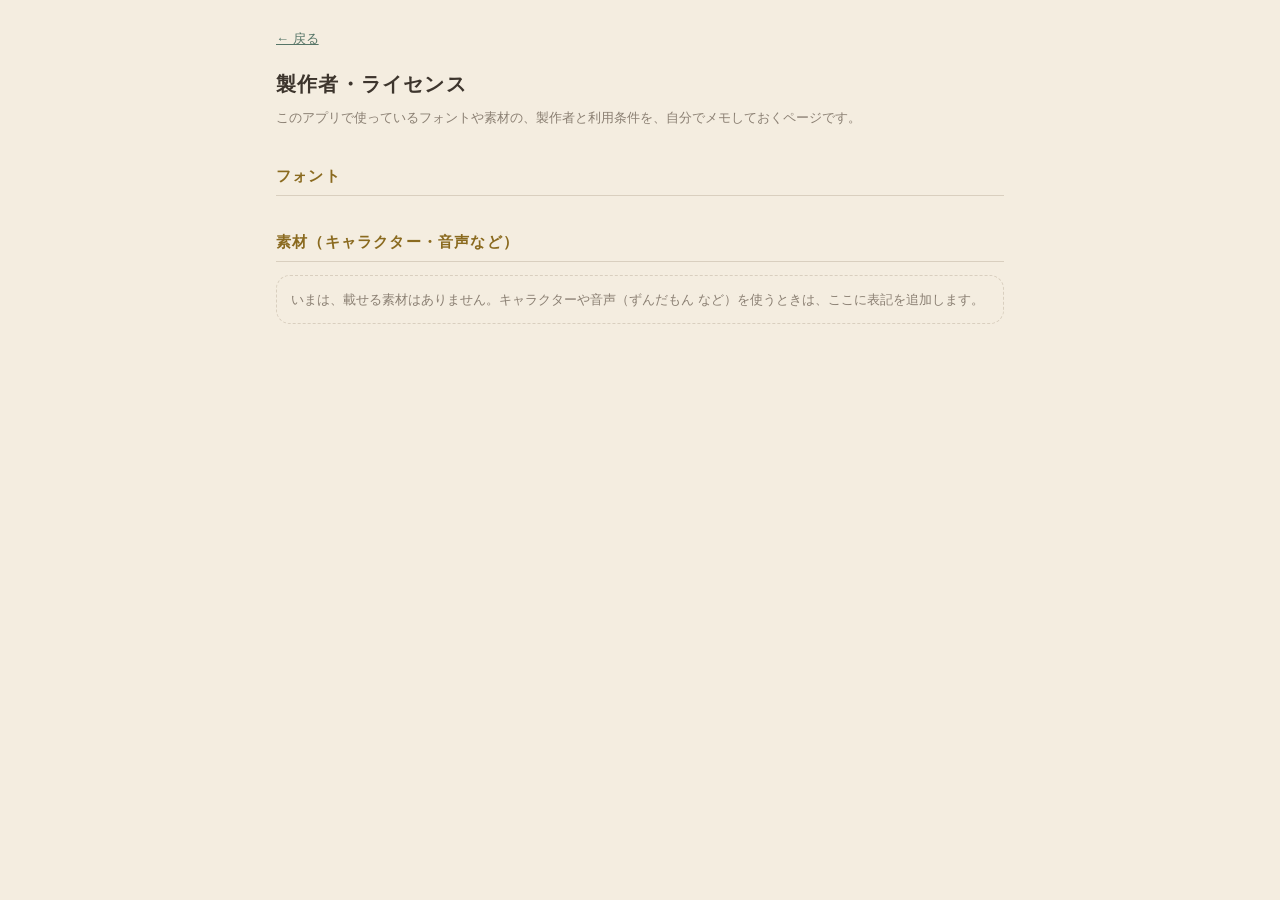
<file: licenses.html>
<!doctype html>
<html lang="ja">
<head>
<meta charset="utf-8">
<meta name="viewport" content="width=device-width, initial-scale=1">
<title>製作者・ライセンス</title>
<style>
:root {
  --bg: #f4ede0; --card: #fbf7ee; --line: #d9cfbf; --text: #3d352d; --muted: #8a7f72; --accent: #8a6a1f; --link: #567567; --tag: #ece3d2;
}
@media (prefers-color-scheme: dark) {
  :root:not([data-theme="light"]) { --bg: #221c17; --card: #2b241e; --line: #4a3f35; --text: #f0e6d4; --muted: #b3a690; --accent: #d9b45f; --link: #9cc3b2; --tag: #3a3128; }
}
:root[data-theme="dark"] { --bg: #221c17; --card: #2b241e; --line: #4a3f35; --text: #f0e6d4; --muted: #b3a690; --accent: #d9b45f; --link: #9cc3b2; --tag: #3a3128; }
* { box-sizing: border-box; }
body { margin: 0; background: var(--bg); color: var(--text); font: 15px/1.8 "Hiragino Sans", "Yu Gothic", "Noto Sans JP", sans-serif; }
main { max-width: 760px; margin: 0 auto; padding: 24px 16px 72px; }
h1 { font-size: 20px; margin: 0 0 4px; letter-spacing: .06em; }
.lead { color: var(--muted); font-size: 13px; margin: 0 0 24px; }
h2 { font-size: 15px; margin: 32px 0 10px; padding-bottom: 6px; border-bottom: 1px solid var(--line); color: var(--accent); letter-spacing: .08em; }
.card { background: var(--card); border: 1px solid var(--line); border-radius: 14px; padding: 12px 14px; margin: 0 0 10px; }
.card h3 { font-size: 15px; margin: 0; }
.by { font-size: 13px; color: var(--muted); margin: 0 0 6px; }
.tag { display: inline-block; font-size: 11px; padding: 0 8px; border-radius: 999px; background: var(--tag); margin-right: 6px; }
.note { font-size: 12.5px; color: var(--muted); margin: 4px 0 0; }
.warn { color: #b4452f; }
a { color: var(--link); word-break: break-all; }
.empty { color: var(--muted); font-size: 13px; padding: 12px 14px; border: 1px dashed var(--line); border-radius: 14px; }
.back { display: inline-block; margin-bottom: 16px; font-size: 13px; }
</style>
</head>
<body>
<main>
  <a class="back" href="./" onclick="if(history.length>1&&document.referrer){history.back();return false}">← 戻る</a>
  <h1>製作者・ライセンス</h1>
  <p class="lead">このアプリで使っているフォントや素材の、製作者と利用条件を、自分でメモしておくページです。</p>

  <h2>フォント</h2>
  <div id="fonts"></div>

  <h2>素材（キャラクター・音声など）</h2>
  <div id="materials"></div>
</main>
<script>
// ===== ここに足していく（書くかどうかは、自由です）=====
// 使ったフォントや素材の、製作者と利用条件を、メモしておくページです。空のままで、かまいません。
//
// フォントの書き方（下の FONTS の [ ] の中に、1つずつ { ... }, を足します。必要なところだけで OK）
//   name    ＝ フォントの名前
//   by      ＝ 製作者
//   license ＝ ライセンスの名前や、利用条件（例：SIL Open Font License 1.1／商用利用可・再配布は禁止）
//   url     ＝ 配布元のページ（任意）
//   note    ＝ 補足（任意）
//   warn    ＝ 気をつけること（任意。赤く出ます）
//   docs    ＝ 規約のファイル（任意）。fonts/ の中に置いたファイルを、[['表示名', 'fonts/ファイル名'], …] で
// 例：
//   { name: 'ためしフォント', by: '○○さん', license: 'SIL Open Font License 1.1', url: 'https://example.com/', note: '商用利用も可' },
const FONTS = [
];
// 素材（キャラクター・音声など）の書き方（下の MATERIALS の [ ] の中に、同じように足します）
//   name＝名前、by＝権利者・制作者、terms＝利用条件、credit＝クレジット表記（そのまま載せる文）、url＝規約のページ
// 例：
//   { name: 'ためし素材', by: '○○さん', terms: '使うときは、クレジット表記が必要', credit: '素材：○○', url: 'https://example.com/' },
const MATERIALS = [
];

const esc = s => String(s ?? '').replace(/[&<>"]/g, c => ({ '&': '&amp;', '<': '&lt;', '>': '&gt;', '"': '&quot;' }[c]));
const link = (t, u) => '<a href="' + esc(u) + '" target="_blank" rel="noopener">' + esc(t) + '</a>';
document.getElementById('fonts').innerHTML = FONTS.map(f =>
  '<div class="card"><h3>' + esc(f.name) + '</h3>' +
  '<p class="by">' + esc(f.by) + '</p>' +
  '<p style="margin:0"><span class="tag">ライセンス</span>' + esc(f.license) + '</p>' +
  (f.note ? '<p class="note">' + esc(f.note) + '</p>' : '') +
  (f.warn ? '<p class="note warn">' + esc(f.warn) + '</p>' : '') +
  (f.url ? '<p class="note">配布元：' + link(f.url, f.url) + '</p>' : '') +
  (f.docs ? '<p class="note">' + f.docs.map(d => link(d[0], d[1])).join('　') + '</p>' : '') +
  '</div>').join('');
document.getElementById('materials').innerHTML = MATERIALS.length ? MATERIALS.map(m =>
  '<div class="card"><h3>' + esc(m.name) + '</h3>' +
  '<p class="by">' + esc(m.by) + '</p>' +
  (m.terms ? '<p style="margin:0"><span class="tag">利用条件</span>' + esc(m.terms) + '</p>' : '') +
  (m.credit ? '<p class="note">' + esc(m.credit) + '</p>' : '') +
  (m.url ? '<p class="note">' + link(m.url, m.url) + '</p>' : '') +
  '</div>').join('') : '<p class="empty">いまは、載せる素材はありません。キャラクターや音声（ずんだもん など）を使うときは、ここに表記を追加します。</p>';
</script>
</body>
</html>
</file>
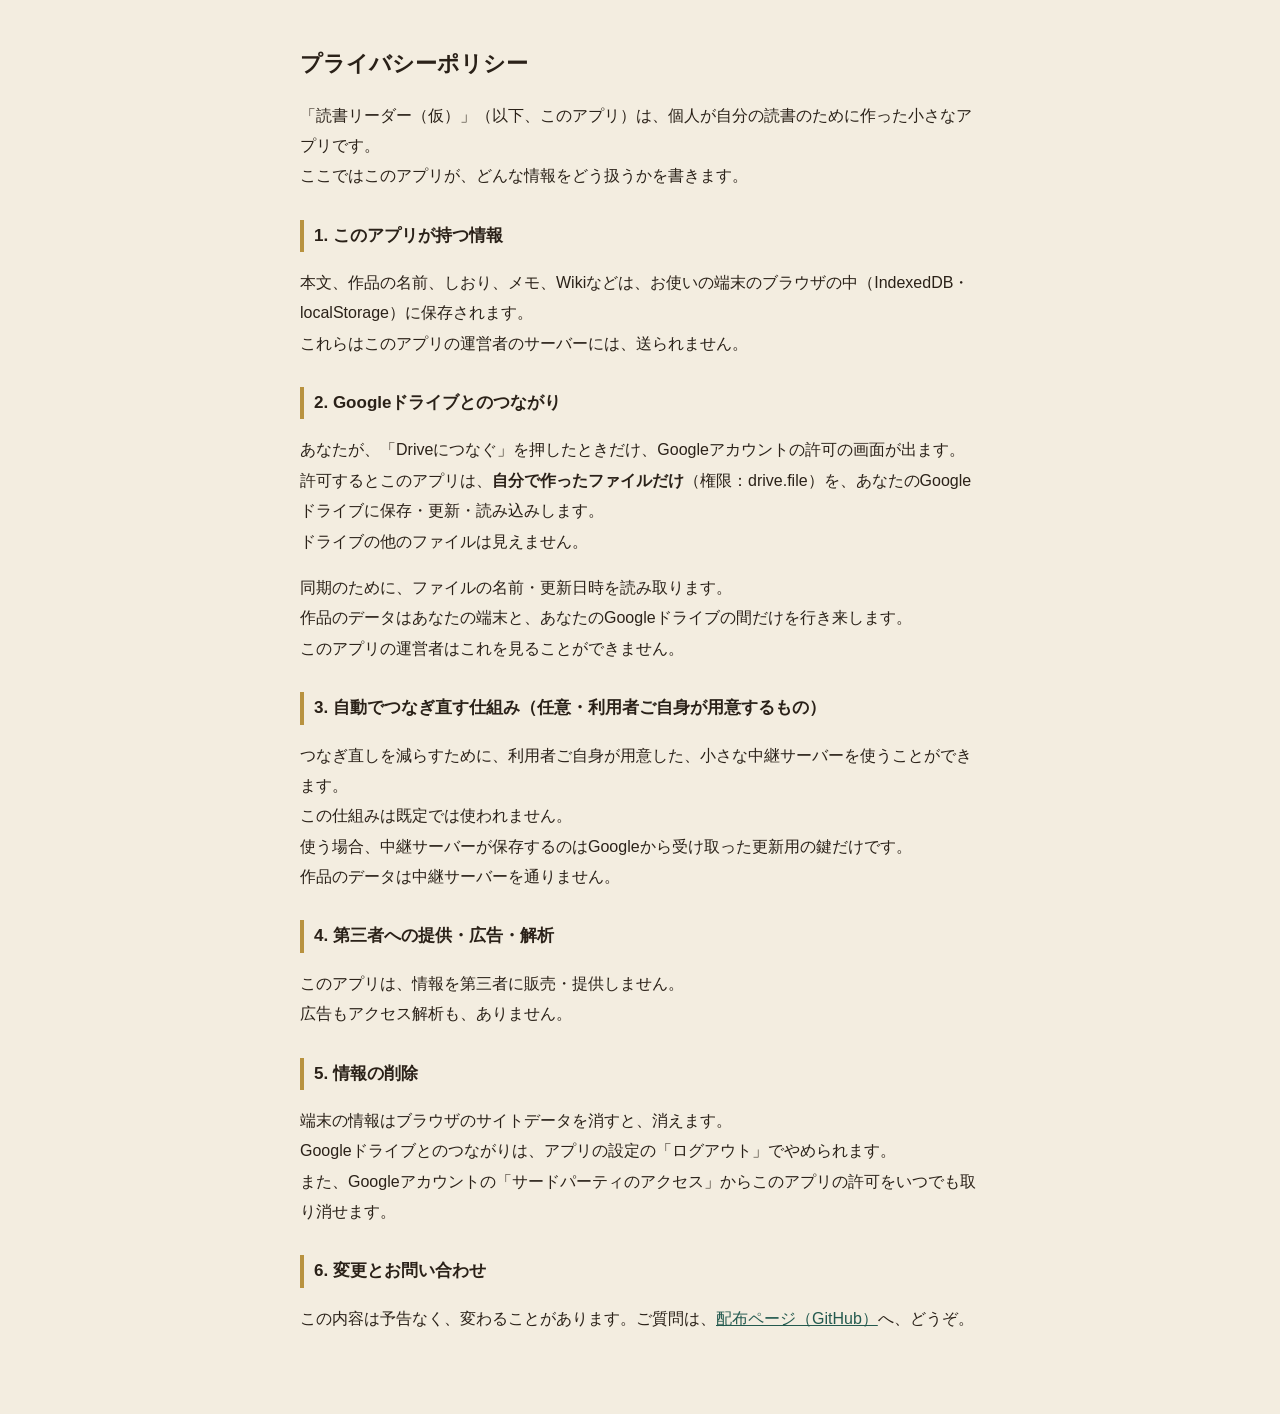
<file: privacy.html>
<!doctype html>
<html lang="ja">
<head>
<meta charset="utf-8">
<meta name="viewport" content="width=device-width,initial-scale=1">
<title>プライバシーポリシー｜読書リーダー（仮）</title>
<style>
  body { margin: 0; background: #f3ede0; color: #2a2118; font: 16px/1.9 "Hiragino Sans", "Yu Gothic", "Noto Sans JP", sans-serif; }
  main { max-width: 680px; margin: 0 auto; padding: 28px 20px 64px; }
  h1 { font-size: 22px; } h2 { font-size: 17px; margin-top: 28px; border-left: 4px solid #b8923f; padding-left: 10px; }
  a { color: #23594e; }
</style>
</head>
<body>
<main>
<h1>プライバシーポリシー</h1>
<p>「読書リーダー（仮）」（以下、このアプリ）は、個人が自分の読書のために作った小さなアプリです。<br>
ここではこのアプリが、どんな情報をどう扱うかを書きます。</p>

<h2>1. このアプリが持つ情報</h2>
<p>本文、作品の名前、しおり、メモ、Wikiなどは、お使いの端末のブラウザの中（IndexedDB・localStorage）に保存されます。<br>
これらはこのアプリの運営者のサーバーには、送られません。</p>

<h2>2. Googleドライブとのつながり</h2>
<p>あなたが、「Driveにつなぐ」を押したときだけ、Googleアカウントの許可の画面が出ます。<br>
許可するとこのアプリは、<strong>自分で作ったファイルだけ</strong>（権限：drive.file）を、あなたのGoogleドライブに保存・更新・読み込みします。<br>
ドライブの他のファイルは見えません。</p>
<p>同期のために、ファイルの名前・更新日時を読み取ります。<br>
作品のデータはあなたの端末と、あなたのGoogleドライブの間だけを行き来します。<br>
このアプリの運営者はこれを見ることができません。</p>

<h2>3. 自動でつなぎ直す仕組み（任意・利用者ご自身が用意するもの）</h2>
<p>つなぎ直しを減らすために、利用者ご自身が用意した、小さな中継サーバーを使うことができます。<br>
この仕組みは既定では使われません。<br>
使う場合、中継サーバーが保存するのはGoogleから受け取った更新用の鍵だけです。<br>
作品のデータは中継サーバーを通りません。</p>

<h2>4. 第三者への提供・広告・解析</h2>
<p>このアプリは、情報を第三者に販売・提供しません。<br>
広告もアクセス解析も、ありません。</p>

<h2>5. 情報の削除</h2>
<p>端末の情報はブラウザのサイトデータを消すと、消えます。<br>
Googleドライブとのつながりは、アプリの設定の「ログアウト」でやめられます。<br>
また、Googleアカウントの「サードパーティのアクセス」からこのアプリの許可をいつでも取り消せます。</p>

<h2>6. 変更とお問い合わせ</h2>
<p>この内容は予告なく、変わることがあります。ご質問は、<a href="https://github.com/to-hu59/minimal-editor-dist">配布ページ（GitHub）</a>へ、どうぞ。</p>
</main>
</body>
</html>
</file>
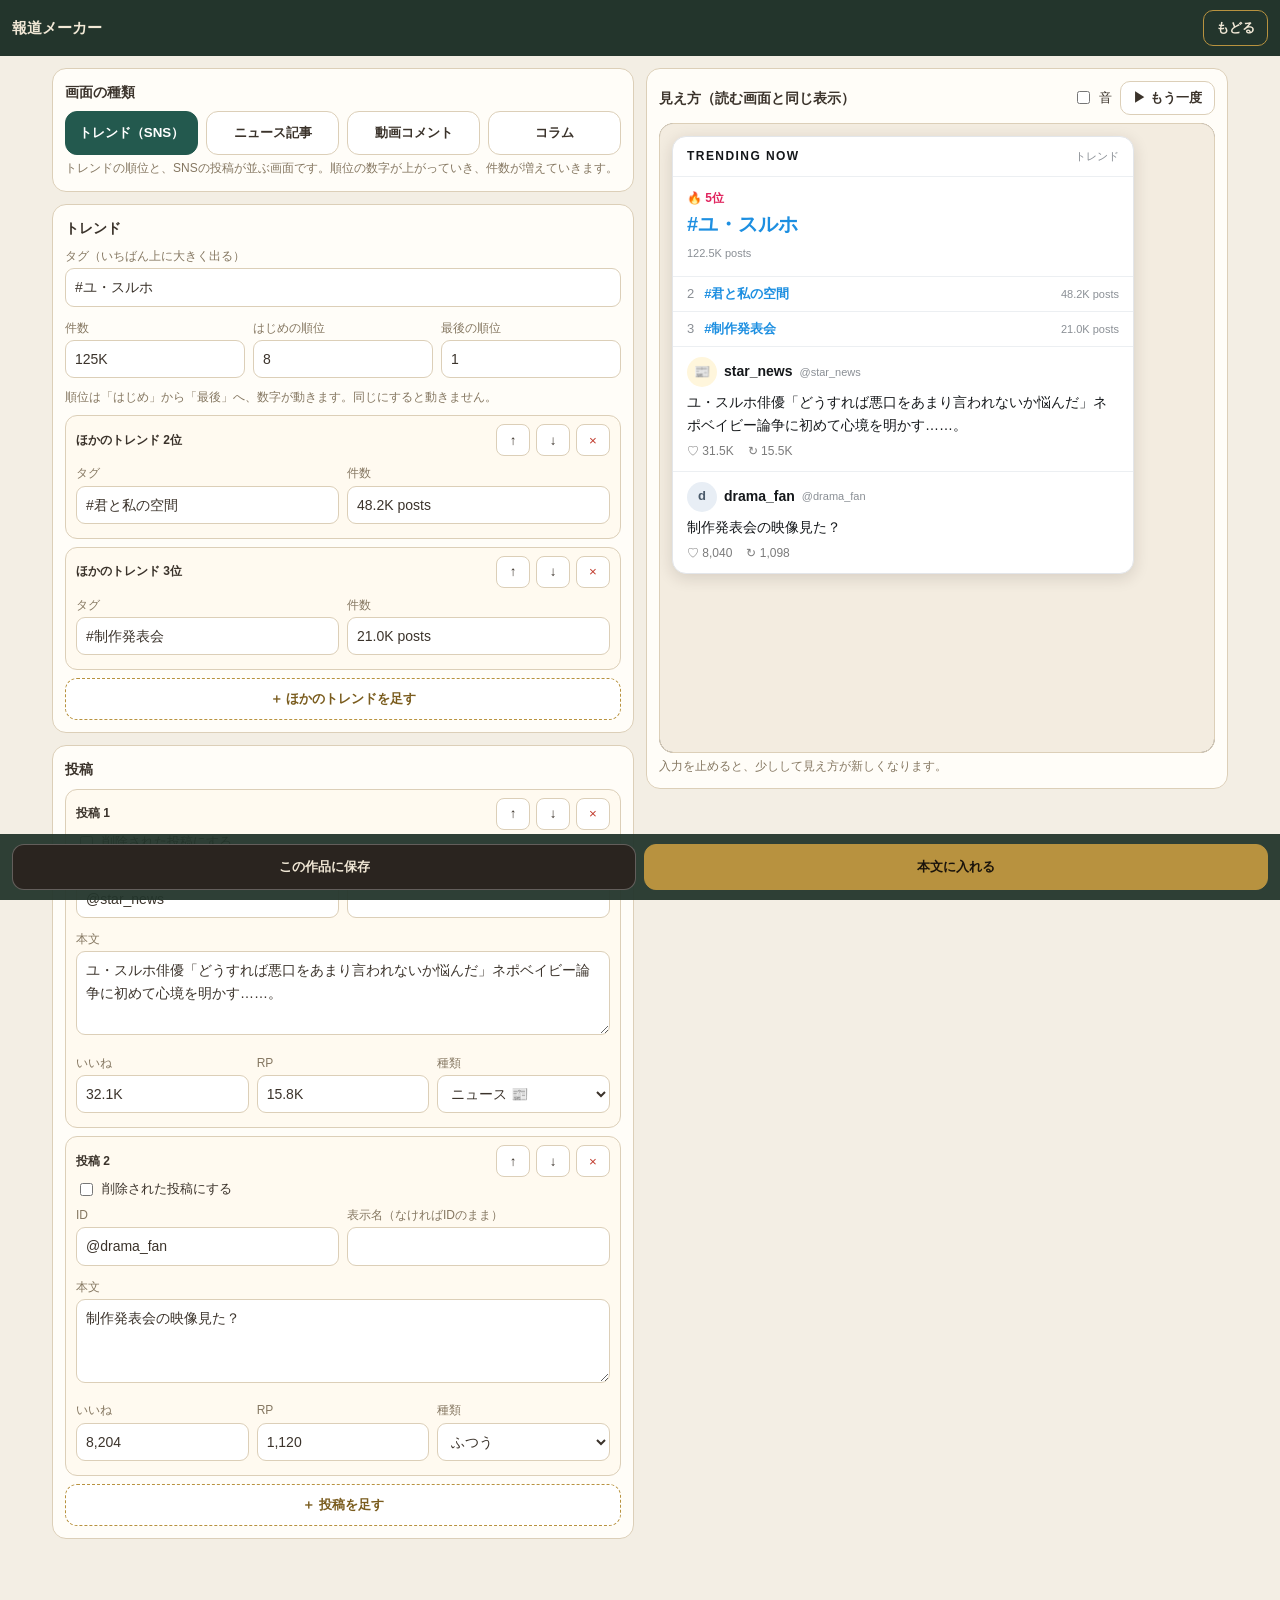
<file: fx/news-maker.html>
<!doctype html>
<html lang="ja">
<head>
<meta charset="utf-8">
<meta name="viewport" content="width=device-width,initial-scale=1,viewport-fit=cover">
<title>報道メーカー</title>
<!-- 報道メーカー：［報道 形=炎上］（トレンド）と［報道 形=ニュース］（芸能ニュース）と［報道 形=動画］［報道 形=コラム］を、入力欄で作る。
   親 → ここ  { type:'fx-make', src, title, edit }
   ここ → 親  { type:'fx-ready' } / { type:'fx-insert', src } / { type:'fx-save', src } / { type:'fx-close' }
   見た目の確認は、中に「演出をつくる」画面（maker.html）を開いて、本物の表示で見る。 -->
<style>
:root{--bg:#f3eee4;--card:#fffdf8;--line:#dccfb8;--ink:#3b332b;--mute:#857761;--acc:#b8923f;--acc2:#23594e;--red:#c0392b}
*{box-sizing:border-box}
html,body{margin:0;background:var(--bg);color:var(--ink);font:14px/1.6 "Hiragino Sans","Yu Gothic","Noto Sans JP",sans-serif}
header{position:sticky;top:0;z-index:5;display:flex;align-items:center;gap:8px;padding:10px 12px;background:#23352c;color:#f1e8d6}
header h1{flex:1;margin:0;font-size:15px}
header button{min-height:36px;padding:0 12px;border-radius:10px;border:1px solid #b8923f;background:transparent;color:#f1e8d6;font-weight:700}
.wrap{display:grid;grid-template-columns:minmax(0,1fr);gap:12px;padding:12px 12px 90px;max-width:1200px;margin:0 auto}
@media(min-width:900px){.wrap{grid-template-columns:minmax(0,1fr) minmax(0,1fr)}.pv{position:sticky;top:64px;align-self:start}#btnToPv{display:none}}
.pv{scroll-margin-top:64px}
.card{background:var(--card);border:1px solid var(--line);border-radius:14px;padding:12px;margin-bottom:12px}
.card h2{margin:0 0 8px;font-size:14px}
.kind{display:flex;gap:8px}
.kind button{flex:1;min-height:44px;border-radius:12px;border:1px solid var(--line);background:#fff;font-weight:700;color:var(--ink)}
.kind button[aria-pressed="true"]{background:var(--acc2);border-color:var(--acc2);color:#fff}
label.f{display:block;margin:6px 0}
label.f span{display:block;font-size:12px;color:var(--mute);margin-bottom:2px}
input,textarea,select{width:100%;min-height:38px;padding:7px 9px;border:1px solid var(--line);border-radius:9px;background:#fff;color:var(--ink);font:inherit}
textarea{min-height:84px;resize:vertical}
textarea[data-p="column.body"],textarea[data-p="news.body"]{min-height:55vh;line-height:1.8}
.row2{display:grid;grid-template-columns:1fr 1fr;gap:8px}
.row3{display:grid;grid-template-columns:1fr 1fr 1fr;gap:8px}
.item{border:1px solid var(--line);border-radius:12px;padding:8px 10px;margin:8px 0;background:#fffaf0}
.item .ih{display:flex;align-items:center;gap:6px;margin-bottom:2px;font-size:12px;color:var(--mute)}
.item .ih b{flex:1;color:var(--ink)}
.item .ih button{min-width:34px;min-height:32px;border-radius:8px;border:1px solid var(--line);background:#fff;color:var(--ink)}
.item .ih button.del{color:var(--red)}
.add{width:100%;min-height:42px;border-radius:12px;border:1px dashed var(--acc);background:#fff;color:#7a5c1e;font-weight:700}
.chk{display:flex;align-items:center;gap:6px;font-size:13px}
.chk input{width:auto;min-height:0}
.note{font-size:12px;color:var(--mute);margin:4px 0 0}
.pv .bar{display:flex;gap:8px;align-items:center;margin-bottom:8px}
.pv .bar b{flex:1}
.pv .bar button{min-height:34px;padding:0 12px;border-radius:10px;border:1px solid var(--line);background:#fff;font-weight:700;color:var(--ink)}
#pvBox{height:min(70vh,640px);border:1px solid var(--line);border-radius:14px;overflow:hidden;background:#14110f}
#pvBox iframe{width:100%;height:100%;border:0;display:block}
footer{position:fixed;left:0;right:0;bottom:0;z-index:6;display:flex;gap:8px;padding:10px 12px calc(10px + env(safe-area-inset-bottom));background:#23352cf2}
footer button{flex:1;min-height:46px;border-radius:12px;border:1px solid #ffffff44;background:#2a241f;color:#f1e8d6;font-weight:700}
footer button.main{background:var(--acc);border-color:var(--acc);color:#1b140c}
details summary{cursor:pointer;color:var(--mute);font-size:13px}
.ownph{display:flex;gap:10px;align-items:center;margin:4px 0}.ownph img{width:120px;aspect-ratio:16/9;object-fit:cover;border-radius:8px;border:1px solid var(--line)}.ownph .add{width:auto;padding:0 12px}
</style>
</head>
<body>
<header><h1>報道メーカー</h1><button type="button" id="btnToPv">見え方へ</button><button type="button" id="btnBack">もどる</button></header>
<div class="wrap">
  <div>
    <div class="card">
      <h2>画面の種類</h2>
      <div class="kind"><button type="button" data-kind="炎上" aria-pressed="true">トレンド（SNS）</button><button type="button" data-kind="ニュース" aria-pressed="false">ニュース記事</button><button type="button" data-kind="動画" aria-pressed="false">動画コメント</button><button type="button" data-kind="コラム" aria-pressed="false">コラム</button></div>
      <p class="note" id="kindNote"></p>
    </div>
    <div id="form"></div>
  </div>
  <div class="pv">
    <div class="card">
      <div class="bar"><b>見え方（読む画面と同じ表示）</b><label class="chk"><input type="checkbox" id="pvSound"> 音</label><button type="button" id="btnReplay">▶ もう一度</button></div>
      <div id="pvBox"></div>
      <p class="note">入力を止めると、少しして見え方が新しくなります。</p>
    </div>
  </div>
</div>
<input type="file" id="photoFile" accept="image/*" hidden>
<footer><button type="button" id="btnSave">この作品に保存</button><button type="button" id="btnInsert" class="main">本文に入れる</button></footer>
<script>
(function () {
'use strict';
const post = m => { try { parent.postMessage(m, '*'); } catch (e) {} };
const $ = s => document.querySelector(s);
const esc = s => String(s == null ? '' : s).replace(/[&<>"]/g, c => ({ '&': '&amp;', '<': '&lt;', '>': '&gt;', '"': '&quot;' }[c]));
const PHOTOS = [['枠', '写真の枠（ここに写真が入る）'], ['__own', '自分の画像を選ぶ…'], ['md_stage', '見本：ステージ'], ['md_studio', '見本：スタジオ'], ['md_airport', '見本：空港'], ['md_entrance', '見本：雨の入口'], ['md_car', '見本：車'], ['md_mansion', '見本：豪邸'], ['md_street', '見本：夜の路地']];
const isOwn = n => /^(data:image\/|https?:\/\/)/.test(n || '');
const TYPES = [['', 'ふつう'], ['ファン', 'ファン 💙'], ['アンチ', 'アンチ ⚡'], ['ニュース', 'ニュース 📰'], ['海外', '海外 🌏']];

// ---------- 中身（両方の画面の分を持つ。切り替えても消えない） ----------
const S = {
  kind: '炎上', extra: {}, extraRows: { 炎上: [], ニュース: [] },
  trend: { タグ: '#ユ・スルホ', 件数: '125K', 開始: '8', 順位: '1',
    trends: [{ tag: '#君と私の空間', count: '48.2K posts' }, { tag: '#制作発表会', count: '21.0K posts' }],
    posts: [
      { id: '@star_news', name: '', text: 'ユ・スルホ俳優「どうすれば悪口をあまり言われないか悩んだ」ネポベイビー論争に初めて心境を明かす……。', like: '32.1K', rp: '15.8K', type: 'ニュース', tr: '', del: false },
      { id: '@drama_fan', name: '', text: '制作発表会の映像見た？', like: '8,204', rp: '1,120', type: '', tr: '', del: false }] },
  news: { 媒体: 'STAR NEWS', 分類: 'ENTERTAINMENT', 印: '速報', 見出し: '見出しを入れます', 副題: '', 日時: '2026.11.09 18:00', 記者: '芸能担当記者', 閲覧: '342,118',
    photos: [{ name: '枠', cap: '制作発表会の会場' }], body: '本文を1行ずつ入れます。',
    related: ['関連記事の見出し'], comments: [{ name: 'bluehour', time: '3分前', text: 'コメントの本文', agree: '1,204', nar: '88', hmm: '12', replies: [{ name: 'n7fan', time: '1分前', text: '返信の本文' }] }], fixes: [], 部分: '', 大きさ: '', コメント数: '' },
  video: { 題: '急上昇動画 #1 クリップコメント欄', 件数: '1,842', 見た目: '',
    vc: [{ id: '@user-x9k', text: '記者の質問レベルが低い；下品だ', like: '', replies: [{ id: '@fan_less', text: 'マジでファンじゃないけど、映像を見ている間ずっと顔をしかめてた' }] },
      { id: '@timestamp_watcher', text: '0:47 ここの表情で真心が溢れているのが感じられる。', like: '2.1K', replies: [] }] }
};
S.extraRows.動画 = []; S.extraRows.コラム = [];
S.column = { 見た目: '', 分類: 'オピニオン／芸能コラム', 題: '【コラム】題を入れます', 署名: 'コラム／寄稿：OOO記者', body: '段落を1行ずつ入れます。\n**ここ** のように書くと、蛍光ペンになります。' };

// ---------- 印 → 中身 ----------
function parseAttrs(s) { const a = {}; s.trim().split(/[ \t]+/).filter(Boolean).forEach(t => { const i = t.indexOf('='); if (i > 0) a[t.slice(0, i)] = t.slice(i + 1); }); return a; }
function rowsOf(lines) {   // fx.js の mdL と同じ読み方
  return lines.filter(l => l.trim()).map(l => { let i = l.indexOf('：'); if (i > 8 || l.slice(0, i).includes('｜')) i = -1; const ps = l.slice(i + 1).split('｜').map(x => x.trim()), o = {}, v = []; ps.forEach(p => { const j = p.indexOf('='); if (j > 0 && j < 6) o[p.slice(0, j)] = p.slice(j + 1); else v.push(p); }); return { k: i < 0 ? '' : l.slice(0, i).trim(), v, o, raw: l }; });
}
const unA = s => String(s || '').replace(/／/g, '\n');
function load(src) {
  const m = String(src || '').trim().match(/^［報道([^］]*)］\n?([\s\S]*?)\n?［／報道］\s*$/);
  if (!m) return;
  const a = parseAttrs(m[1]), kind = a.形 === 'ニュース' ? 'ニュース' : a.形 === '動画' ? '動画' : a.形 === 'コラム' ? 'コラム' : '炎上', R = rowsOf(m[2].split('\n'));
  S.kind = kind; S.extra = {};
  const known = kind === 'コラム' ? ['形', '見た目', '分類', '題', '署名'] : kind === '炎上' ? ['形', 'タグ', '件数', '開始', '順位'] : kind === '動画' ? ['形', '題', '件数', '見た目'] : ['形', '媒体', '分類', '印', '見出し', '副題', '日時', '記者', '閲覧', '写真ほか', '部分', '大きさ', 'コメント数'];
  for (const k in a) if (!known.includes(k)) S.extra[k] = a[k];
  S.extraRows[kind] = [];
  if (kind === 'コラム') {
    const c = S.column; c.見た目 = a.見た目 || ''; c.分類 = a.分類 || ''; c.題 = unA(a.題 || ''); c.署名 = a.署名 || ''; c.body = R.map(r => r.raw.trim()).join('\n');
  } else if (kind === '動画') {
    const v = S.video; v.題 = unA(a.題 || ''); v.件数 = a.件数 || ''; v.見た目 = a.見た目 || ''; v.vc = [];
    for (const r of R) {
      if (r.k) { S.extraRows.動画.push(r.raw); continue; }
      const first = (r.v[0] || '').trim(), reply = /^└/.test(first), two = r.v.length >= 2;
      const it = { id: two ? first.replace(/^└\s*/, '') : '', text: unA(two ? r.v.slice(1).join('｜') : first.replace(/^└\s*/, '')), like: r.o.いいね || '' };
      if (reply && v.vc.length) v.vc[v.vc.length - 1].replies.push({ id: it.id, text: it.text }); else v.vc.push({ ...it, replies: [] });
    }
  } else if (kind === '炎上') {
    const t = S.trend; t.タグ = a.タグ || ''; t.件数 = a.件数 || ''; t.開始 = a.開始 || ''; t.順位 = a.順位 || ''; t.trends = []; t.posts = [];
    for (const r of R) {
      if (r.k === 'トレンド') t.trends.push({ tag: r.v[0] || '', count: r.v[1] || '' });
      else if (r.k === '削除済み') t.posts.push({ id: '', name: '', text: unA(r.v.join('｜')), like: '', rp: '', type: '', tr: '', del: true });
      else if (!r.k && r.v.length >= 2) t.posts.push({ id: r.v[0], name: r.o.名前 || '', text: unA(r.v[1]), like: r.o.いいね || '', rp: r.o.RP || '', type: r.o.種類 || '', tr: r.o.訳 || '', del: false, quote: r.o.引用 || '' });
      else S.extraRows.炎上.push(r.raw);
    }
  } else {
    const n = S.news; ['媒体', '分類', '印', '見出し', '副題', '日時', '記者', '閲覧', '写真ほか', '部分', '大きさ', 'コメント数'].forEach(k => n[k] = unA(a[k] || ''));
    n.photos = []; n.related = []; n.comments = []; n.fixes = []; const body = [];
    for (const r of R) {
      if (r.k === '写真') n.photos.push({ name: r.v[0] || '枠', cap: r.v.slice(1).join('｜') });
      else if (r.k === '関連') n.related.push(r.v.join('｜'));
      else if (r.k === 'コメント') n.comments.push({ name: r.v[0] || '', time: r.o.時間 || '', text: unA(r.v.slice(1).join('｜')), agree: r.o.共感 || '', nar: r.o.なるほど || '', hmm: r.o.うーん || r.o.反対 || '', replies: [] });
      else if (r.k === '返信' && n.comments.length) n.comments[n.comments.length - 1].replies.push({ name: r.v[0] || '', time: r.o.時間 || '', text: unA(r.v.slice(1).join('｜')) });
      else if (r.k === '修正') n.fixes.push({ date: r.v[0] || '', text: r.v[1] || '' });
      else if (!r.k) body.push(r.raw);
      else S.extraRows.ニュース.push(r.raw);
    }
    n.body = body.join('\n');
  }
}

// ---------- 中身 → 印 ----------
const A = s => String(s || '').trim().replace(/\r?\n/g, '／').replace(/[ \t]+/g, '　').replace(/］/g, ']').replace(/［/g, '[');
const V = s => String(s || '').trim().replace(/\r?\n/g, '／').replace(/｜/g, '|').replace(/［/g, '[').replace(/］/g, ']');
const bodyLine = s => { s = V(s); const i = s.indexOf('：'); return i >= 0 && i <= 8 ? s.slice(0, i) + ':' + s.slice(i + 1) : s; };   // 先頭近くの「：」は、項目の印と見まちがえるので、半角にする
const optVal = s => String(s || '').trim().replace(/[｜\s]/g, '');
function attrs(list) { return list.filter(([, v]) => String(v || '').trim()).map(([k, v]) => k + '=' + A(v)).join(' '); }
function build() {
  const ex = Object.entries(S.extra), rows = [];
  let head;
  const uid = s => { let id = optVal(s) || 'user'; return id.startsWith('@') ? id : '@' + id; };
  if (S.kind === 'コラム') {
    const c = S.column;
    head = attrs([['形', 'コラム'], ['見た目', c.見た目], ['分類', c.分類], ['題', c.題], ['署名', c.署名], ...ex]);
    String(c.body || '').split(/\r?\n/).map(l => l.trim()).filter(Boolean).forEach(l => rows.push(l.replace(/［/g, '[').replace(/］/g, ']')));
  } else if (S.kind === '動画') {
    const v = S.video;
    head = attrs([['形', '動画'], ['題', v.題], ['件数', v.件数], ['見た目', v.見た目], ...ex]);
    v.vc.forEach(c => {
      if (!c.text.trim()) return;
      rows.push(uid(c.id) + '｜' + V(c.text) + (optVal(c.like) ? '｜いいね=' + optVal(c.like) : ''));
      c.replies.filter(r => r.text.trim()).forEach(r => rows.push('└' + uid(r.id) + '｜' + V(r.text)));
    });
  } else if (S.kind === '炎上') {
    const t = S.trend;
    head = attrs([['形', '炎上'], ['タグ', t.タグ], ['件数', t.件数], ['開始', t.開始], ['順位', t.順位], ...ex]);
    t.trends.filter(x => x.tag.trim()).forEach(x => rows.push('トレンド：' + V(x.tag) + (x.count.trim() ? '｜' + V(x.count) : '')));
    t.posts.forEach(p => {
      if (!p.text.trim()) return;
      if (p.del) { rows.push('削除済み：' + V(p.text)); return; }
      let id = optVal(p.id) || 'user'; if (!id.startsWith('@')) id = '@' + id;
      let l = id + '｜' + V(p.text);
      if (p.name.trim()) l += '｜名前=' + optVal(p.name);
      l += '｜いいね=' + (optVal(p.like) || '0') + '｜RP=' + (optVal(p.rp) || '0');
      if (p.type) l += '｜種類=' + p.type;
      if (p.tr && p.tr.trim()) l += '｜訳=' + V(p.tr);
      if (p.quote && p.quote.trim()) l += '｜引用=' + V(p.quote);
      rows.push(l);
    });
  } else {
    const n = S.news;
    head = attrs([['形', 'ニュース'], ['媒体', n.媒体], ['分類', n.分類], ['印', n.印], ['見出し', n.見出し], ['副題', n.副題], ['日時', n.日時], ['記者', n.記者], ['閲覧', n.閲覧], ['写真ほか', String(n.写真ほか || '').replace(/[^0-9]/g, '')], ['コメント数', n.コメント数], ['部分', n.部分], ['大きさ', n.大きさ], ...ex]);
    n.photos.slice(0, 3).forEach(p => rows.push('写真：' + (p.name || '枠') + (p.cap.trim() ? '｜' + V(p.cap) : '')));
    n.body.split(/\r?\n/).filter(l => l.trim()).forEach(l => rows.push(bodyLine(l)));
    n.fixes.filter(x => x.text.trim()).forEach(x => rows.push('修正：' + V(x.date) + '｜' + V(x.text)));
    n.related.filter(x => x.trim()).forEach(x => rows.push('関連：' + V(x)));
    n.comments.filter(c => c.text.trim()).forEach(c => {
      rows.push('コメント：' + (optVal(c.name) || '名無し') + '｜' + V(c.text) + '｜共感=' + (optVal(c.agree) || '0') + '｜なるほど=' + (optVal(c.nar) || '0') + '｜うーん=' + (optVal(c.hmm) || '0') + (optVal(c.time) ? '｜時間=' + optVal(c.time) : ''));
      (c.replies || []).filter(r => r.text.trim()).forEach(r => rows.push('返信：' + (optVal(r.name) || '名無し') + '｜' + V(r.text) + (optVal(r.time) ? '｜時間=' + optVal(r.time) : '')));
    });
  }
  rows.push(...S.extraRows[S.kind]);
  return '［報道 ' + head + '］\n' + rows.join('\n') + '\n［／報道］';
}

// ---------- 入力欄 ----------
const fld = (label, path, val, opt = {}) => opt.area ? `<label class="f"><span>${label}</span><textarea data-p="${path}" placeholder="${esc(opt.ph || '')}">${esc(val)}</textarea></label>` : opt.sel ? `<label class="f"><span>${label}</span><select data-p="${path}">${opt.sel.map(([v, t]) => `<option value="${esc(v)}"${v === val ? ' selected' : ''}>${esc(t)}</option>`).join('')}</select></label>` : `<label class="f"><span>${label}</span><input data-p="${path}" value="${esc(val)}" placeholder="${esc(opt.ph || '')}"${opt.num ? ' inputmode="decimal"' : ''}></label>`;
const itemHead = (title, list, i, n) => `<div class="ih"><b>${title}</b><button type="button" data-mv="${list}" data-i="${i}" data-d="-1"${i === 0 ? ' disabled' : ''} aria-label="上へ">↑</button><button type="button" data-mv="${list}" data-i="${i}" data-d="1"${i === n - 1 ? ' disabled' : ''} aria-label="下へ">↓</button><button type="button" class="del" data-rm="${list}" data-i="${i}" aria-label="消す">×</button></div>`;
function render() {
  document.querySelectorAll('.kind button').forEach(b => b.setAttribute('aria-pressed', String(b.dataset.kind === S.kind)));
  $('#kindNote').textContent = S.kind === 'コラム' ? 'オピニオン・寄稿のコラムです。分類・題・段落・署名が並び、段落が上から順に出ます。' : S.kind === '炎上' ? 'トレンドの順位と、SNSの投稿が並ぶ画面です。順位の数字が上がっていき、件数が増えていきます。' : S.kind === '動画' ? '動画のコメント欄です。コメントと、その下の返信（└）が、順にポンポンと出ます。0:47 のような時刻は青い字になります。' : '芸能ニュースの記事の画面です。見出し・写真・本文・関連記事・コメントが並びます。';
  let h = '';
  if (S.kind === 'コラム') {
    const c = S.column;
    h += `<div class="card"><h2>コラム</h2>${fld('見た目', 'column.見た目', c.見た目, { sel: [['', 'マガジン（Webマガジン風）'], ['新聞', '新聞・社説風'], ['ダーク', 'ダークメディア']] })}${fld('分類（上に小さく出る）', 'column.分類', c.分類, { ph: 'オピニオン／芸能コラム' })}${fld('題', 'column.題', c.題, { area: 1 })}${fld('署名（下に出る）', 'column.署名', c.署名, { ph: 'コラム／寄稿：OOO記者' })}</div>`;
    h += `<div class="card"><h2>本文</h2>${fld('段落（1行が1段落。**ここ** で蛍光ペン）', 'column.body', c.body, { area: 1 })}</div>`;
  } else if (S.kind === '動画') {
    const v = S.video;
    h += `<div class="card"><h2>コメント欄</h2>${fld('上に出る題', 'video.題', v.題, { ph: '急上昇動画 #1 クリップコメント欄' })}<div class="row2">${fld('コメント数', 'video.件数', v.件数, { ph: '1,842' })}${fld('見た目', 'video.見た目', v.見た目, { sel: [['', '暗い（動画サイト風）'], ['明るい', '明るい']] })}</div></div>`;
    h += `<div class="card"><h2>文章から作る</h2><p class="note">本文のコメント欄の部分を、そのまま貼り付けます。「――」や「-」で始まる行がコメント、「└」で始まる行が、すぐ上のコメントへの返信になります。名前は自動で付きます（あとで直せます）。</p><textarea id="pasteBox" placeholder="――記者の質問レベルが低い；下品だ&#10;└マジでファンじゃないけど…"></textarea><div class="row2" style="margin-top:6px"><button type="button" class="add" id="btnPasteAdd">うしろに足す</button><button type="button" class="add" id="btnPasteSet">今のを消して作る</button></div></div>`;
    h += `<div class="card"><h2>コメント</h2>` + v.vc.map((c, i) => `<div class="item">${itemHead('コメント ' + (i + 1), 'vc', i, v.vc.length)}<div class="row2">${fld('名前', 'vc.' + i + '.id', c.id, { ph: '@user' })}${fld('高評価（なくてもよい）', 'vc.' + i + '.like', c.like, { ph: '2.1K' })}</div>${fld('本文', 'vc.' + i + '.text', c.text, { area: 1 })}` + c.replies.map((r, j) => `<div class="item" style="margin-left:14px;background:#f5f9ff">${itemHead('└ 返信 ' + (j + 1), 'vr.' + i, j, c.replies.length)}${fld('名前', 'vr.' + i + '.' + j + '.id', r.id, { ph: '@user' })}${fld('本文', 'vr.' + i + '.' + j + '.text', r.text, { area: 1 })}</div>`).join('') + `<button type="button" class="add" data-add="vr.${i}" style="margin-top:4px">＋ 返信を足す</button></div>`).join('') + `<button type="button" class="add" data-add="vc">＋ コメントを足す</button></div>`;
  } else if (S.kind === '炎上') {
    const t = S.trend;
    h += `<div class="card"><h2>トレンド</h2>${fld('タグ（いちばん上に大きく出る）', 'trend.タグ', t.タグ, { ph: '#ユ・スルホ' })}<div class="row3">${fld('件数', 'trend.件数', t.件数, { ph: '125K' })}${fld('はじめの順位', 'trend.開始', t.開始, { ph: '8', num: 1 })}${fld('最後の順位', 'trend.順位', t.順位, { ph: '1', num: 1 })}</div><p class="note">順位は「はじめ」から「最後」へ、数字が動きます。同じにすると動きません。</p>`;
    h += t.trends.map((x, i) => `<div class="item">${itemHead('ほかのトレンド ' + (i + 2) + '位', 'trends', i, t.trends.length)}<div class="row2">${fld('タグ', 'trends.' + i + '.tag', x.tag)}${fld('件数', 'trends.' + i + '.count', x.count, { ph: '48.2K posts' })}</div></div>`).join('');
    h += `<button type="button" class="add" data-add="trends">＋ ほかのトレンドを足す</button></div>`;
    h += `<div class="card"><h2>投稿</h2>` + t.posts.map((p, i) => `<div class="item">${itemHead('投稿 ' + (i + 1), 'posts', i, t.posts.length)}<label class="chk"><input type="checkbox" data-p="posts.${i}.del"${p.del ? ' checked' : ''}> 削除された投稿にする</label>${p.del ? fld('消された投稿の文（スクショで出回っている文）', 'posts.' + i + '.text', p.text, { area: 1 }) : `<div class="row2">${fld('ID', 'posts.' + i + '.id', p.id, { ph: '@star_news' })}${fld('表示名（なければIDのまま）', 'posts.' + i + '.name', p.name)}</div>${fld('本文', 'posts.' + i + '.text', p.text, { area: 1 })}<div class="row3">${fld('いいね', 'posts.' + i + '.like', p.like, { ph: '32.1K' })}${fld('RP', 'posts.' + i + '.rp', p.rp, { ph: '15.8K' })}${fld('種類', 'posts.' + i + '.type', p.type, { sel: TYPES })}</div>${p.type === '海外' || p.tr ? fld('翻訳（「翻訳」を押すと出る）', 'posts.' + i + '.tr', p.tr) : ''}`}</div>`).join('') + `<button type="button" class="add" data-add="posts">＋ 投稿を足す</button></div>`;
  } else {
    const n = S.news;
    h += `<div class="card"><h2>出す部分と大きさ</h2><p class="note">小説で地の文をはさむときは、「記事だけ」と「コメントだけ」を、別々に本文へ入れられます（同じ記事を2回作って、出す部分を変えます）。</p><div class="row2">${fld('出す部分', 'news.部分', n.部分, { sel: [['', '全部（記事とコメント）'], ['記事', '記事だけ'], ['コメント', 'コメントだけ']] })}${fld('大きさ', 'news.大きさ', n.大きさ, { sel: [['', 'ふつう'], ['小', '小さめ']] })}</div></div>`;
    h += `<div class="card"><h2>記事</h2>${fld('見出し', 'news.見出し', n.見出し, { area: 1 })}${fld('副題（なくてもよい）', 'news.副題', n.副題)}<div class="row2">${fld('媒体', 'news.媒体', n.媒体, { ph: 'STAR NEWS' })}${fld('印（速報・独占など）', 'news.印', n.印)}</div><div class="row2">${fld('日時', 'news.日時', n.日時)}${fld('閲覧数', 'news.閲覧', n.閲覧, { ph: '342,118' })}</div><details><summary>そのほか（分類・記者）</summary><div class="row2">${fld('分類', 'news.分類', n.分類, { ph: 'ENTERTAINMENT' })}${fld('記者', 'news.記者', n.記者)}</div></details></div>`;
    h += `<div class="card"><h2>写真（なし・1〜3枚）</h2><p class="note">「写真の枠」は、本当はここに写真がある、という見た目になります。自分の画像を入れることもできます（小さくしてから本文に入れます。横 720px まで）。</p>` + n.photos.map((p, i) => `<div class="item">${itemHead('写真 ' + (i + 1), 'photos', i, n.photos.length)}<div class="row2">${fld('写真', 'photos.' + i + '.name', isOwn(p.name) ? '__own' : p.name, { sel: isOwn(p.name) ? PHOTOS.map(([v, t]) => v === '__own' ? [v, '自分の画像（選んだもの）'] : [v, t]) : PHOTOS })}${fld('説明（なくてもよい）', 'photos.' + i + '.cap', p.cap)}</div>${isOwn(p.name) ? `<div class="ownph"><img src="${esc(p.name)}" alt=""><button type="button" class="add" data-pick="${i}">別の画像にする</button></div>` : ''}</div>`).join('') + (n.photos.length < 3 ? `<button type="button" class="add" data-add="photos">＋ 写真を足す（あと ${3 - n.photos.length} 枚）</button>` : '') + (n.photos.length ? fld('ほかの写真の数（数だけ。写真は入れなくてよい。最後の写真に「＋○枚」と出ます）', 'news.写真ほか', n.写真ほか || '', { ph: '例：3', num: 1 }) : '') + `</div>`;
    h += `<div class="card"><h2>本文</h2>${fld('本文（1行ずつ。改行で段落が分かれます）', 'news.body', n.body, { area: 1 })}</div>`;
    h += `<div class="card"><h2>関連記事</h2>` + n.related.map((x, i) => `<div class="item">${itemHead('関連 ' + (i + 1), 'related', i, n.related.length)}${fld('見出し', 'related.' + i, x)}</div>`).join('') + `<button type="button" class="add" data-add="related">＋ 関連記事を足す</button></div>`;
    h += `<div class="card"><h2>コメント（ネットニュースのコメント欄）</h2>${fld('コメント数（なくてもよい。上に「○件」と出ます）', 'news.コメント数', n.コメント数, { ph: '例：1,204' })}<details><summary>文章から作る（「――」がコメント、「└」が返信）</summary><textarea id="newsPaste" placeholder="――説明を待ちたい&#10;└同意"></textarea><div class="row2" style="margin-top:6px"><button type="button" class="add" id="btnNewsPasteAdd">うしろに足す</button><button type="button" class="add" id="btnNewsPasteSet">今のを消して作る</button></div></details>` + n.comments.map((c, i) => `<div class="item">${itemHead('コメント ' + (i + 1), 'comments', i, n.comments.length)}<div class="row2">${fld('名前', 'comments.' + i + '.name', c.name)}${fld('時間（なくてもよい）', 'comments.' + i + '.time', c.time, { ph: '3分前' })}</div>${fld('本文', 'comments.' + i + '.text', c.text, { area: 1 })}<div class="row3">${fld('👍 共感した', 'comments.' + i + '.agree', c.agree)}${fld('💡 なるほど', 'comments.' + i + '.nar', c.nar)}${fld('🤔 うーん', 'comments.' + i + '.hmm', c.hmm)}</div>` + (c.replies || []).map((r, j) => `<div class="item" style="margin-left:14px;background:#f5f9ff">${itemHead('└ 返信 ' + (j + 1), 'cr.' + i, j, c.replies.length)}<div class="row2">${fld('名前', 'cr.' + i + '.' + j + '.name', r.name)}${fld('時間', 'cr.' + i + '.' + j + '.time', r.time, { ph: '1分前' })}</div>${fld('本文', 'cr.' + i + '.' + j + '.text', r.text, { area: 1 })}</div>`).join('') + `<button type="button" class="add" data-add="cr.${i}" style="margin-top:4px">＋ 返信を足す</button></div>`).join('') + `<button type="button" class="add" data-add="comments">＋ コメントを足す</button></div>`;
    h += `<div class="card"><h2>記事の修正のお知らせ（なくてもよい）</h2>` + n.fixes.map((x, i) => `<div class="item">${itemHead('修正 ' + (i + 1), 'fixes', i, n.fixes.length)}<div class="row2">${fld('日時', 'fixes.' + i + '.date', x.date)}${fld('内容', 'fixes.' + i + '.text', x.text)}</div></div>`).join('') + `<button type="button" class="add" data-add="fixes">＋ 修正のお知らせを足す</button></div>`;
  }
  $('#form').innerHTML = h;
}
const listOf = name => { if (name.startsWith('vr.')) return S.video.vc[+name.slice(3)]?.replies; if (name.startsWith('cr.')) return S.news.comments[+name.slice(3)]?.replies; return { photos: S.news.photos, trends: S.trend.trends, posts: S.trend.posts, related: S.news.related, comments: S.news.comments, fixes: S.news.fixes, vc: S.video.vc }[name]; };
const blankOf = name => name.startsWith('vr.') ? { id: '', text: '' } : name.startsWith('cr.') ? { name: '', time: '', text: '' } : blank[name]();
const blank = { photos: () => ({ name: '枠', cap: '' }), trends: () => ({ tag: '', count: '' }), posts: () => ({ id: '', name: '', text: '', like: '', rp: '', type: '', tr: '', del: false }), related: () => '', comments: () => ({ name: '', time: '', text: '', agree: '', nar: '', hmm: '', replies: [] }), fixes: () => ({ date: '', text: '' }), vc: () => ({ id: '', text: '', like: '', replies: [] }) };
// 文章から作る：「――」「-」の行＝コメント、「└」の行＝すぐ上への返信。名前は自動
function fromText(text) {
  const out = []; let n = 0; const name = () => '@user-' + (++n).toString(36) + Math.random().toString(36).slice(2, 5);
  String(text || '').split(/\r?\n/).forEach(l => {
    const t = l.trim(); if (!t) return;
    const r = t.match(/^[└┗↳]\s*(.*)$/);
    if (r) { if (out.length) out[out.length - 1].replies.push({ id: name(), text: r[1] }); else out.push({ id: name(), text: r[1], like: '', replies: [] }); return; }
    out.push({ id: name(), text: t.replace(/^(?:――|—+|─+|-|・)\s*/, ''), like: '', replies: [] });
  });
  return out;
}
function setPath(path, val) {
  const ps = path.split('.');
  if (ps[0] === 'video') { S.video[ps[1]] = val; return; }
  if (ps[0] === 'column') { S.column[ps[1]] = val; return; }
  if (ps[0] === 'vr') { S.video.vc[+ps[1]].replies[+ps[2]][ps[3]] = val; return; }
  if (ps[0] === 'cr') { S.news.comments[+ps[1]].replies[+ps[2]][ps[3]] = val; return; }
  if (ps[0] === 'trend') { S.trend[ps[1]] = val; return; }
  if (ps[0] === 'news') { S.news[ps[1]] = val; return; }
  const list = listOf(ps[0]); if (!list) return;
  if (ps.length === 2) list[+ps[1]] = val; else list[+ps[1]][ps[2]] = val;
}
document.addEventListener('input', e => { const p = e.target.dataset && e.target.dataset.p; if (!p || (/^photos\.\d+\.name$/.test(p) && e.target.value === '__own')) return; setPath(p, e.target.type === 'checkbox' ? e.target.checked : e.target.value); if (e.target.type === 'checkbox' || e.target.tagName === 'SELECT') render(); soon(); });
document.addEventListener('change', e => {
  if (e.target.id === 'photoFile') { const file = e.target.files && e.target.files[0], i = pickIndex; e.target.value = ''; if (file && S.news.photos[i]) shrinkPhoto(file).then(url => { S.news.photos[i].name = url; render(); soon(0); }).catch(() => alert('この画像は読み込めませんでした')); return; }
  if (e.target.tagName === 'SELECT' && /^photos\.\d+\.name$/.test(e.target.dataset.p || '') && e.target.value === '__own') { pickIndex = +e.target.dataset.p.split('.')[1]; $('#photoFile').click(); render(); return; }
  if (e.target.tagName === 'SELECT' && e.target.dataset.p) { setPath(e.target.dataset.p, e.target.value); render(); soon(); }
});
let pickIndex = 0;
// 画像を小さくする（横 720px まで、JPEG）。本文の印に入るので、大きいままにしない
function shrinkPhoto(file) { return new Promise((ok, ng) => { const r = new FileReader(); r.onerror = ng; r.onload = () => { const im = new Image(); im.onerror = ng; im.onload = () => { const w = Math.min(720, im.naturalWidth), h = Math.round(im.naturalHeight * w / im.naturalWidth), c = document.createElement('canvas'); c.width = w; c.height = h; const g = c.getContext('2d'); g.fillStyle = '#fff'; g.fillRect(0, 0, w, h); g.drawImage(im, 0, 0, w, h); ok(c.toDataURL('image/jpeg', 0.78)); }; im.src = r.result; }; r.readAsDataURL(file); }); }
document.addEventListener('click', e => {
  const k = e.target.closest('[data-kind]'); if (k) { S.kind = k.dataset.kind; render(); soon(0); return; }
  const pk = e.target.closest('[data-pick]'); if (pk) { pickIndex = +pk.dataset.pick; $('#photoFile').click(); return; }
  if (e.target.id === 'btnNewsPasteAdd' || e.target.id === 'btnNewsPasteSet') { const list = fromText($('#newsPaste').value).map(c => ({ name: c.id.replace(/^@/, ''), time: '', text: c.text, agree: '', nar: '', hmm: '', replies: c.replies.map(r => ({ name: r.id.replace(/^@/, ''), time: '', text: r.text })) })); if (!list.length) { alert('貼り付けた文がありません'); return; } if (e.target.id === 'btnNewsPasteSet') { if (S.news.comments.length && !confirm('今のコメントを消して、貼り付けた文から作ります。よいですか？')) return; S.news.comments = list; } else S.news.comments.push(...list); render(); soon(0); return; }
  if (e.target.id === 'btnPasteAdd' || e.target.id === 'btnPasteSet') { const list = fromText($('#pasteBox').value); if (!list.length) { alert('貼り付けた文がありません'); return; } if (e.target.id === 'btnPasteSet') { if (S.video.vc.length && !confirm('今のコメントを消して、貼り付けた文から作ります。よいですか？')) return; S.video.vc = list; } else S.video.vc.push(...list); render(); soon(0); return; }
  const add = e.target.closest('[data-add]'); if (add) { const l = listOf(add.dataset.add); if (add.dataset.add === 'photos' && l.length >= 3) return; l.push(blankOf(add.dataset.add)); render(); soon(); const its = add.parentElement.querySelectorAll(':scope > .item'); its[its.length - 1]?.querySelector('input,textarea')?.focus(); return; }
  const rm = e.target.closest('[data-rm]'); if (rm) { const l = listOf(rm.dataset.rm); l.splice(+rm.dataset.i, 1); render(); soon(); return; }
  const mv = e.target.closest('[data-mv]'); if (mv) { const l = listOf(mv.dataset.mv), i = +mv.dataset.i, j = i + +mv.dataset.d; if (j < 0 || j >= l.length) return; [l[i], l[j]] = [l[j], l[i]]; render(); soon(); }
});

// ---------- 見え方（maker.html を中に開いて、本物の表示で見る） ----------
let pvTimer = null, pvFrame = null, pvSrc = '';
function soon(ms = 600) { clearTimeout(pvTimer); pvTimer = setTimeout(preview, ms); }
function preview() {
  pvSrc = build();
  const box = $('#pvBox'); if (pvFrame) pvFrame.remove();
  const f = document.createElement('iframe'); f.title = '見え方'; f.src = 'news-preview.html#pv' + Date.now(); pvFrame = f; box.append(f);
}
window.addEventListener('message', e => {
  const d = e.data || {};
  if (pvFrame && e.source === pvFrame.contentWindow) { if (d.type === 'fx-ready') pvFrame.contentWindow.postMessage({ type: 'fx-make', src: pvSrc, title: '', sound: $('#pvSound').checked }, '*'); return; }
  if (e.source !== parent || d.type !== 'fx-make' || loaded) return;
  loaded = true; try { load(d.src); } catch (x) {} render(); preview();
});
let loaded = false;
$('#btnReplay').onclick = () => preview();
$('#btnToPv').onclick = () => { $('.pv').scrollIntoView({ behavior: 'smooth' }); preview(); };
$('#btnBack').onclick = () => post({ type: 'fx-close' });
$('#btnInsert').onclick = () => post({ type: 'fx-insert', src: build() });
$('#btnSave').onclick = () => post({ type: 'fx-save', src: build() });
window.NewsMaker = { build, load: src => { load(src); render(); }, state: S };
if (parent !== window) post({ type: 'fx-ready' }); else { render(); preview(); }
})();
</script>
</body>
</html>
</file>
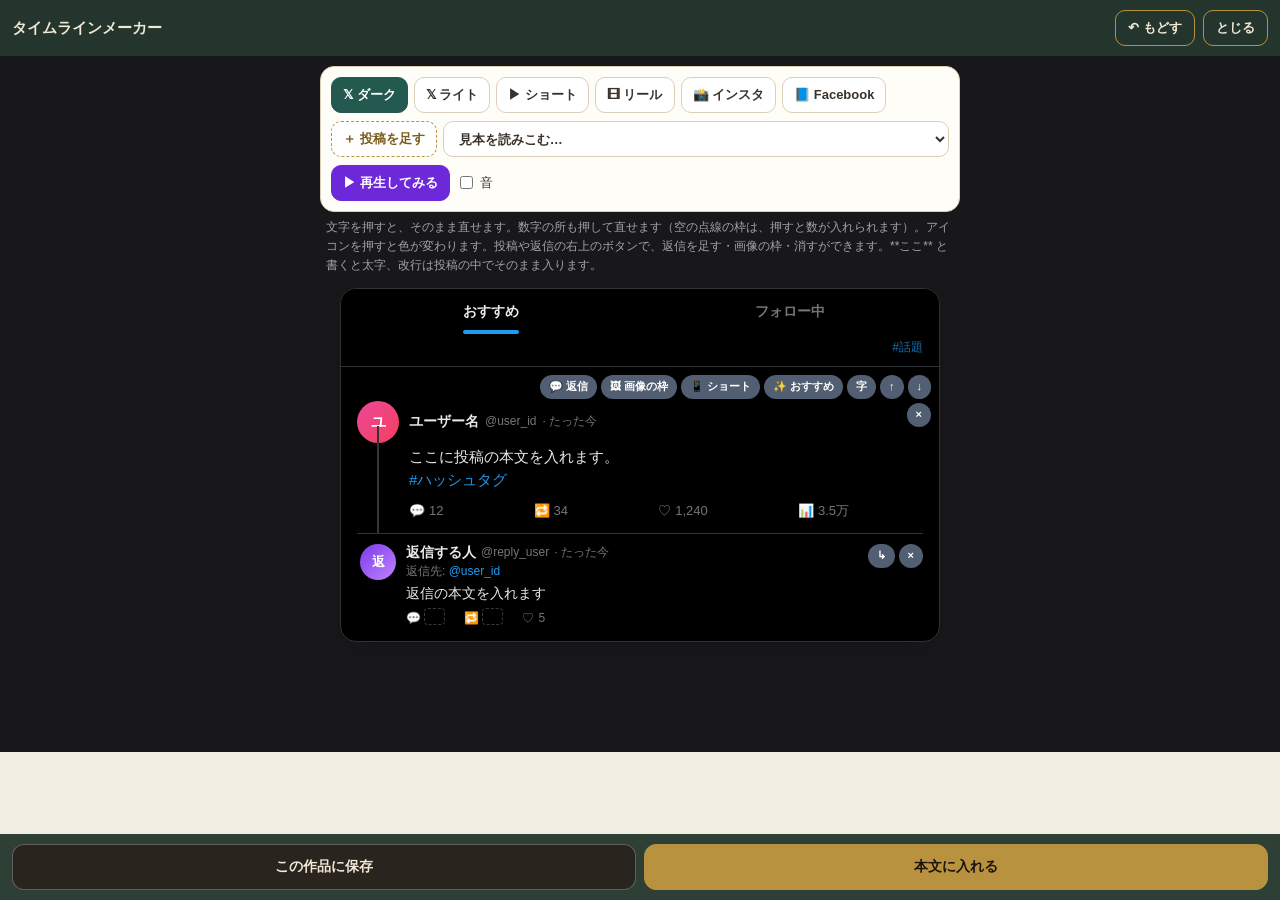
<file: fx/timeline-maker.html>
<!doctype html>
<html lang="ja">
<head>
<meta charset="utf-8">
<meta name="viewport" content="width=device-width,initial-scale=1,viewport-fit=cover">
<title>タイムラインメーカー</title>
<!-- タイムラインメーカー：［報道 形=タイムライン］を、読む画面と同じ見た目のまま、触って作る。
   親 → ここ  { type:'fx-make', src, title }
   ここ → 親  { type:'fx-ready' } / { type:'fx-insert', src } / { type:'fx-save', src } / { type:'fx-close' }
   中身は、いつも本文の印（src）のまま持つ。直すたびに news-reader.js で描き直す。 -->
<link rel="stylesheet" href="news-style.css">
<style>
:root{--bg:#f3eee4;--card:#fffdf8;--line:#dccfb8;--ink:#3b332b;--mute:#857761;--acc:#b8923f;--acc2:#23594e;--red:#c0392b}
*{box-sizing:border-box}
html,body{margin:0;background:var(--bg);color:var(--ink);font:14px/1.6 "Hiragino Sans","Yu Gothic","Noto Sans JP",sans-serif}
body.dark{background:#18181b}
header{position:sticky;top:0;z-index:30;display:flex;align-items:center;gap:8px;padding:10px 12px;background:#23352c;color:#f1e8d6}
header h1{flex:1;margin:0;font-size:15px}
header button{min-height:36px;padding:0 12px;border-radius:10px;border:1px solid #b8923f;background:transparent;color:#f1e8d6;font-weight:700}
.tools{max-width:640px;margin:10px auto 0;padding:10px;background:var(--card);border:1px solid var(--line);border-radius:14px;display:flex;flex-direction:column;gap:8px}
.tools .row{display:flex;flex-wrap:wrap;gap:6px;align-items:center}
.tools button,.tools select{min-height:36px;padding:0 11px;border-radius:10px;border:1px solid var(--line);background:#fff;color:var(--ink);font:inherit;font-size:13px;font-weight:700}
.tools button[aria-pressed="true"]{background:var(--acc2);border-color:var(--acc2);color:#fff}
.tools button.add{border:1px dashed var(--acc);color:#7a5c1e}
.tools button.play{background:#6d28d9;border-color:#6d28d9;color:#fff}
.tools label{display:flex;align-items:center;gap:4px;font-size:13px}
.tools select{flex:1;min-width:150px}
.note{max-width:640px;margin:6px auto 0;padding:0 6px;font-size:12px;color:var(--mute)}
body.dark .note{color:#a1a1aa}
#stage{max-width:600px;margin:12px auto 0;padding:0 0 110px}
#stage .nr{margin:0 auto}
/* 直すときだけ：押せる所の目印と、投稿・返信のボタン */
#stage.ed [data-e]{outline:1px dashed transparent;border-radius:3px;min-width:1em;display:inline-block}
#stage.ed .tl-b[data-e],#stage.ed .tl-rt[data-e]{display:block}
#stage.ed .t-ig .tl-rt[data-e]{display:inline}
#stage.ed [data-e]:hover{outline-color:rgba(59,130,246,.55)}
#stage.ed [data-e]:focus{outline:2px solid #3b82f6;background:rgba(59,130,246,.08)}
#stage.ed .tl-tag0{display:inline-block;min-width:4.5em;padding:0 .3em;outline:1px dashed rgba(127,127,127,.45)!important;border-radius:4px}#stage.ed .tl-tag0:empty::before{content:"＋ タグ";opacity:.5}
#stage.ed .tl-0{min-width:1.6em;height:1.2em;vertical-align:middle;outline:1px dashed rgba(127,127,127,.45)!important}
#stage.ed [data-av]{cursor:pointer}
.ctl{position:absolute;top:8px;right:8px;z-index:8;display:flex;gap:4px;flex-wrap:wrap;justify-content:flex-end;max-width:70%}
.ctl button{border:0;border-radius:999px;padding:2px 9px;min-height:24px;font:700 11px/1.4 "Hiragino Sans","Yu Gothic",sans-serif;color:#fff;background:rgba(100,116,139,.82);cursor:pointer}
.ctl button:hover{background:rgba(51,65,85,.95)}
.ctl button.del:hover{background:#ef4444}
.tl-r>.ctl{top:0;right:0}
.tl-m>.ctl{top:auto;bottom:8px}
.tl-sv>.ctl{top:auto;bottom:auto;top:44px;right:8px}#stage.ed .tl-tab,#stage.ed .tl-fl{cursor:pointer}
.t-ys .tl-p>.ctl [data-op=img],.t-ys .tl-p>.ctl [data-op=shorts],.t-ys .tl-p>.ctl [data-op=algo],.t-ir .tl-p>.ctl [data-op=img],.t-ir .tl-p>.ctl [data-op=shorts],.t-ir .tl-p>.ctl [data-op=algo],.t-ig .tl-p>.ctl [data-op=algo],.t-fb .tl-p>.ctl [data-op=algo]{display:none}
.tl-sc>.ctl{top:4px;right:4px;max-width:none;gap:2px}.tl-sc>.ctl button{padding:1px 6px;min-height:20px;font-size:10px}
.tl-r{position:relative}
#stage.ed .tl-r{padding-right:56px}
#stage.ed .tl-p{padding-top:34px}
#stage.ed .t-ig .tl-p{padding-top:36px}
footer{position:fixed;left:0;right:0;bottom:0;z-index:30;display:flex;gap:8px;padding:10px 12px calc(10px + env(safe-area-inset-bottom));background:#23352cf2}
footer button{flex:1;min-height:46px;border-radius:12px;border:1px solid #ffffff44;background:#2a241f;color:#f1e8d6;font-weight:700;font-size:14px}
footer button.main{background:var(--acc);border-color:var(--acc);color:#1b140c}
#toast{position:fixed;left:50%;bottom:84px;transform:translateX(-50%);z-index:40;background:#111827;color:#fff;font-size:12px;font-weight:700;padding:8px 14px;border-radius:12px;opacity:0;pointer-events:none;transition:opacity .25s}
#toast.on{opacity:1}
</style>
<script src="news-reader.js"></script>
</head>
<body>
<header><h1>タイムラインメーカー</h1><button type="button" id="btnUndo">↶ もどす</button><button type="button" id="btnBack">とじる</button></header>
<div class="tools">
  <div class="row" id="looks"><button type="button" data-look="Xダーク">𝕏 ダーク</button><button type="button" data-look="Xライト">𝕏 ライト</button><button type="button" data-look="YouTubeショート">▶ ショート</button><button type="button" data-look="インスタリール">🎞 リール</button><button type="button" data-look="インスタ">📸 インスタ</button><button type="button" data-look="フェイスブック">📘 Facebook</button></div>
  <div class="row"><button type="button" class="add" id="btnAdd">＋ 投稿を足す</button><select id="scene" aria-label="見本"><option value="">見本を読みこむ…</option><option value="ep1">① 1話直後のTL衝撃</option><option value="viral">② バイラル＆レスバ</option><option value="variety">③ バラエティときめき</option><option value="blank">まっさら（投稿1つ）</option></select></div>
  <div class="row"><button type="button" class="play" id="btnPlay">▶ 再生してみる</button><label><input type="checkbox" id="snd"> 音</label></div>
</div>
<p class="note">文字を押すと、そのまま直せます。数字の所も押して直せます（空の点線の枠は、押すと数が入れられます）。アイコンを押すと色が変わります。投稿や返信の右上のボタンで、返信を足す・画像の枠・消すができます。**ここ** と書くと太字、改行は投稿の中でそのまま入ります。</p>
<div id="stage" class="fxnews ed"></div>
<input type="file" id="photoFile" accept="image/*" hidden>
<div id="toast"></div>
<footer><button type="button" id="btnSave">この作品に保存</button><button type="button" id="btnInsert" class="main">本文に入れる</button></footer>
<script>
(function () {
'use strict';
const post = m => { try { parent.postMessage(m, '*'); } catch (e) {} };
const $ = s => document.querySelector(s);
const NR = window.NewsReader;
const TL_RE = /^［報道[ \t][^］\n]*形=タイムライン(?:[ \t]|］)/;
const SCENES = {
  blank: `［報道 形=タイムライン 見た目=Xダーク 題=おすすめ タグ=#話題］
投稿：ユーザー名｜@user_id｜ここに投稿の本文を入れます。／#ハッシュタグ｜時間=たった今｜返信=12｜RP=34｜いいね=1,240｜表示=3.5万
返信：返信する人｜@reply_user｜返信の本文を入れます｜時間=たった今｜いいね=5
［／報道］`,
  ep1: `［報道 形=タイムライン 見た目=Xダーク 題=おすすめ タグ=#ユナゴン　#ユ・スルホ］
投稿：韓ドラ実況民｜@live_yunagon｜TLに誰もいないのか 頼む｜時間=2分前｜返信=312｜RP=4,910｜いいね=1.4万｜色=青｜字=実
動画：📺 〈君と僕の空間〉第1話 切り抜きクリップ｜カン・ミヌ初登場シーン（0:47）｜背景=紺｜説明=今すぐテレビつけて見ろ！！『ユ・スルホが演技が上手い』 #ユナゴン #ユ・スルホ
返信：非ドラマ勢の友人｜@friend_02｜なんで｜時間=2分前｜いいね=84｜色=灰｜字=友
返信：韓ドラ実況民｜@live_yunagon｜まじかよ 人間だ！！！おいおいおい お前今ユナゴン見てる？？？｜時間=2分前｜いいね=412｜色=青｜字=実
返信：非ドラマ勢の友人｜@friend_02｜ううん 俺ドラマ見ない｜時間=1分前｜いいね=95｜色=灰｜字=友
返信：韓ドラ実況民｜@live_yunagon｜ダメだ お前これ見なきゃ 今見ろ 今テレビつけて見ろ 頼むから一回だけ｜時間=1分前｜いいね=620｜色=青｜字=実
返信：非ドラマ勢の友人｜@friend_02｜あーまた大げさに騒いでる；｜時間=1分前｜いいね=110｜色=灰｜字=友
返信：韓ドラ実況民｜@live_yunagon｜違う！大げさじゃなくて本当だ！！今俺が目で見ても信じられない場面を見たんだ！！！お前も見たら衝撃に陥ってたはずだ！！！｜時間=45秒前｜いいね=980｜色=青｜字=実
返信：非ドラマ勢の友人｜@friend_02｜わかったから落ち着け；；何でそんなに｜時間=30秒前｜いいね=145｜色=灰｜字=友
返信：韓ドラ実況民｜@live_yunagon｜衝撃受けるなよ よく聞け… それはまさに… **『ユ・スルホが演技が上手い』**｜時間=15秒前｜いいね=8,420｜色=青｜字=実
返信：非ドラマ勢の友人｜@friend_02｜？｜時間=たった今｜いいね=5,310｜色=灰｜字=友
投稿：ドラマ視聴垢｜@drama_shock_k｜何だこれ？？本気で何なの？？／俺は何を見たんだ 夢でも見たのか／いや、俺だけが鳥肌立ったんじゃないよな？？？｜時間=1分前｜返信=840｜RP=1.2万｜いいね=3.1万｜色=紫｜字=鳥｜おすすめ=韓国ドラマ・トレンド · おすすめ表示
動画：⚡ 1話エンディング 衝撃の表情演技｜「うちのスルホが変わった…？」｜背景=紫｜説明=何だこれ？？本気で何なの？？俺だけが鳥肌立ったんじゃないよな？？？ #君と僕の空間
返信：呆然視聴者｜@user_w｜俺ほんとにオーバーに言いたくないけどマジで呆れて言葉も出ないｗｗｗｗ何なんだよマジでｗｗｗ｜時間=40秒前｜いいね=1,290｜色=水｜字=呆
返信：古参オタク｜@old_fan｜うちのスルホが変わった…？｜時間=12秒前｜いいね=2,410｜色=ピンク｜字=古
［／報道］`,
  viral: `［報道 形=タイムライン 見た目=Xダーク 題=おすすめ タグ=#君と僕の空間　#カン・ミヌ］
投稿：バズ動画まとめbot｜@viral_shorts_kr｜今アルゴリズムに無限に流れてくるYouXbeショート一覧ｗｗｗ／特に何も考えずにスマホいじってた一般層にまで完全に露出されてるんだが｜時間=2時間前｜返信=4,120｜RP=2.4万｜いいね=6.7万｜色=黄｜字=動
ショート：全国民が現実否認中という無駄演技の最近の近況｜384万回視聴｜背景=紺
ショート：見ても信じられない昨日の『君と僕の空間』ユ・スルホのクリップ映像｜512万回視聴｜背景=赤
ショート：衝撃注意！ユ・スルホの演技はどう変わったのか？ビフォーアフター比較｜296万回視聴｜背景=青緑
投稿：通りすがりの一般人｜@casual_scroll_jp｜ドラマ全然興味ないのに、おすすめのアルゴリズムにこの切り抜きばっかり回ってくるんだけど何事ｗｗｗ／特に何も考えずにスマホいじってたのに気づいたら3本連続で見てたんだが｜時間=2時間前｜返信=4,120｜RP=2.4万｜いいね=6.7万｜色=黄｜字=通｜おすすめ=あなたの「おすすめ」に表示 · フォロー外
動画：🔥 急上昇ショート #1 · 384万回再生｜過去の無駄演技 vs 今回の覚醒シーン比較｜背景=赤｜説明=全国民が現実否認中という無駄演技の最近の近況 #ユ・スルホ #君と僕の空間
返信：冷静な通行人｜@skeptic_01｜みんなオーバーしすぎじゃない？俳優なら元々これくらいの演技はするもんだよみんな；｜時間=1時間前｜いいね=340｜色=灰｜字=冷
返信の返信：辛口批評垢｜@anti_w｜正直演技のレベルはそこそこだけど、無駄演技だから余計上手く見えるって錯覚してると思うｗㄱｗｗ｜時間=52分前｜いいね=215｜色=紫｜字=辛
返信の返信：アンチ古参｜@hater_99｜そこそこでもないｗｗｗ 作為的な感じがこんなに強いのに演技が上手いと思うのも不思議だｗㄲｗ｜時間=41分前｜いいね=89｜色=黄｜字=疑
返信の返信：ドラマガチ勢｜@viewer_true｜え、作為的な感じが全くないんだけど何言ってるの。おい俺も無駄演技好きじゃないけど、今回は演技上手かったけど｜時間=28分前｜いいね=1,840｜色=青｜字=真
投稿：青春ドラマ愛好家｜@youth_drama_love｜私はこんなドラマを待ってたのよㅠㅠ 主演俳優がみんな20代なのがどれくらいぶりよㅠ／医者でも警察でもなく平凡な大学生のオリジナル脚本、しかもカン・ミヌが間に入ることで救済の叙事がめちゃくちゃ深くなってる…！｜時間=45分前｜返信=530｜RP=1.6万｜いいね=4.2万｜色=緑｜字=作｜おすすめ=話題のトピック · おすすめに表示
動画：🎬 「私の弟が両親を殺したんだ。」｜2話エンディング クリップ再生数420万回突破｜背景=青緑｜説明=見ても信じられない昨日の『君と僕の空間』ユ・スルホのクリップ映像 #ユナゴン
返信：王道好き｜@classic_taste｜10年前に出てたらありきたりだと罵られただろうに、なんでこんなに面白いの。クラシックな味がむしろ新鮮に感じられるみたい｜時間=19分前｜いいね=920｜色=水｜字=王
［／報道］`,
  variety: `［報道 形=タイムライン 見た目=Xダーク 題=おすすめ タグ=#ウチェユ　#賢明な熱湯冷湯］
投稿：賢明な熱湯冷湯 公式｜@hot_cold_show｜【EP.37 公開】ユナゴンの代わりにウチェユ！（ウ・ジュンソ×チェ・ラン×ユ・スルホ）|賢明な熱湯冷湯 EP.37／清涼な笑顔から伝説のドッキリカメラ回まで完全収録✨／#ユ・スルホ #ウ・ジュンソ #チェ・ラン #イ・スルギ｜時間=30分前｜返信=3,210｜RP=3.8万｜いいね=8.9万｜色=ピンク｜字=熱｜おすすめ=バラエティ · おすすめに表示
動画：🎥 賢明な熱湯冷湯 EP.37 ドッキリカメラ回｜イ・スルギを真っ直ぐ見つめるユ・スルホの眼差し｜背景=紫｜音源=賢明な熱湯冷湯 EP.37 公式クリップ音源｜説明=ユナゴンの代わりにウチェユ！清涼な笑顔から伝説のドッキリまで完全収録✨ #ウチェユ #ユ・スルホ
画像：🎥 賢明な熱湯冷湯 EP.37 ドッキリカメラ名場面｜イ・スルギを真っ直ぐに見つめるユ・スルホの眼差し｜背景=夕焼け
返信：動揺する視聴者｜@doki_panic｜いや、私なんでときめいてる……？｜時間=21分前｜いいね=4,120｜色=ピンク｜字=恋
返信：元アンチ民｜@former_anti｜私になんでこんなことするの… 私あなたのこと嫌いだったじゃない…｜時間=14分前｜いいね=6,850｜色=紫｜字=元
返信：顔面被害者｜@face_genius｜くそ；イケメンすぎてめちゃくちゃイケメンだな；誰かこの映像を見ない方法を教えてくれㅠㅠ｜時間=5分前｜いいね=9,340｜色=黄｜字=顔
［／報道］`
};
let src = SCENES.blank, title = 'タイムライン', playing = null;
const undo = [];
const toast = t => { const el = $('#toast'); el.textContent = t; el.classList.add('on'); clearTimeout(toast.t); toast.t = setTimeout(() => el.classList.remove('on'), 1800); };

// ---------- 印（src）を、頭・行・おしりに分ける ----------
function parts() {
  const m = src.trim().match(/^(［報道[ \t][^］\n]*］)\n?([\s\S]*?)\n?(［／報道］)\s*$/);
  return m ? { head: m[1], lines: m[2].split('\n').filter(l => l.trim()) } : { head: '［報道 形=タイムライン］', lines: [] };
}
function setLines(p, lines) { change(p.head + '\n' + lines.join('\n') + '\n［／報道］'); }
function change(next) { if (next === src) return; undo.push(src); if (undo.length > 60) undo.shift(); src = next; render(); }
const kindOf = l => (l.match(/^([^：｜]{1,8})：/) || [])[1] || '';
const optOf = (l, k) => { const p = l.split('｜').slice(1).find(x => x.trim().startsWith(k + '=')); return p ? p.trim().slice(k.length + 1) : ''; };
function setOpt(i, k, v) { change(NR.edit(src, 'r:' + i + ':o:' + k, v)); }
// 投稿 i の行の、おわり（次の投稿の前）
function postEnd(lines, i) { let j = i + 1; while (j < lines.length && kindOf(lines[j]) !== '投稿') j++; return j; }

// ---------- 描く ----------
function lookOf() { return (src.match(/^［報道[^］\n]*見た目=([^\s］]+)/) || [])[1] || 'Xダーク'; }
let rendering = false;
function render() {
  const st = $('#stage'), y = window.scrollY;
  st.classList.add('ed');
  rendering = true;
  try { st.innerHTML = NR.html(src, { base: '', edit: true }) || '<p style="text-align:center;color:#857761">（中身がありません。「＋ 投稿を足す」から作れます）</p>'; } finally { rendering = false; }
  st.querySelectorAll('[data-e]').forEach(el => { try { el.contentEditable = 'plaintext-only'; } catch (e) { el.contentEditable = 'true'; } if (el.contentEditable !== 'plaintext-only') el.contentEditable = 'true'; el.spellcheck = false; });
  const p = parts();
  st.querySelectorAll('.tl-p').forEach(el => {
    const i = +el.dataset.r, end = postEnd(p.lines, i), hasImg = p.lines.slice(i + 1, end).some(l => kindOf(l) === '画像'), hasSh = p.lines.slice(i + 1, end).some(l => kindOf(l) === 'ショート');
    const c = document.createElement('div'); c.className = 'ctl';
    c.innerHTML = '<button type="button" data-op="reply" data-i="' + i + '">💬 返信</button><button type="button" data-op="img" data-i="' + i + '">🖼 ' + (hasImg ? '画像をはずす' : '画像の枠') + '</button><button type="button" data-op="shorts" data-i="' + i + '">📱 ' + (hasSh ? 'ショートをはずす' : 'ショート') + '</button><button type="button" data-op="algo" data-i="' + i + '" title="X の「おすすめ」タブのとき、投稿の上に出る一行とフォローボタン">✨ ' + (optOf(p.lines[i] || '', 'おすすめ') ? 'おすすめをはずす' : 'おすすめ') + '</button><button type="button" data-op="letter" data-i="' + i + '">字</button><button type="button" data-op="up" data-i="' + i + '" aria-label="上へ">↑</button><button type="button" data-op="down" data-i="' + i + '" aria-label="下へ">↓</button><button type="button" class="del" data-op="delpost" data-i="' + i + '" aria-label="この投稿を消す">×</button>';
    el.prepend(c);
  });
  st.querySelectorAll('.tl-r').forEach(el => {
    const i = +el.dataset.r, c = document.createElement('div'); c.className = 'ctl';
    c.innerHTML = '<button type="button" data-op="sub" data-i="' + i + '" title="この返信への返信">↳</button><button type="button" class="del" data-op="delrow" data-i="' + i + '" aria-label="この返信を消す">×</button>';
    el.prepend(c);
  });
  st.querySelectorAll('.tl-m').forEach(el => {
    const i = +el.dataset.m, l = p.lines[i] || '', c = document.createElement('div'); c.className = 'ctl';
    c.innerHTML = '<button type="button" data-op="bg" data-i="' + i + '">🎨 背景</button><button type="button" data-op="photo" data-i="' + i + '">📷 ' + (optOf(l, '写真') ? '写真をはずす' : '写真') + '</button><button type="button" data-op="igonly" data-i="' + i + '">' + (optOf(l, '出す') === 'インスタ' ? 'インスタだけ ✓' : 'インスタだけ') + '</button>';
    el.append(c);
  });
  st.querySelectorAll('.tl-sv[data-v]').forEach(el => {
    const i = +el.dataset.v, c = document.createElement('div'); c.className = 'ctl';
    c.innerHTML = '<button type="button" data-op="vbg" data-i="' + i + '">🎨 映像の背景</button>';
    el.prepend(c);
  });
  st.querySelectorAll('.tl-sc').forEach(el => {
    const i = +el.dataset.sh, c = document.createElement('div'); c.className = 'ctl';
    c.innerHTML = '<button type="button" data-op="sbg" data-i="' + i + '" title="背景の色">🎨</button><button type="button" data-op="addshort" data-i="' + i + '" title="となりにもう1つ">＋</button><button type="button" class="del" data-op="delshort" data-i="' + i + '" aria-label="このショートを消す">×</button>';
    el.prepend(c);
  });
  const look = lookOf();
  document.querySelectorAll('[data-look]').forEach(b => b.setAttribute('aria-pressed', String(b.dataset.look === look)));
  document.body.classList.toggle('dark', look === 'Xダーク');
  { let b = $('#btnArr'); if (!b) { b = document.createElement('button'); b.type = 'button'; b.id = 'btnArr'; b.onclick = () => { commit(); change(NR.edit(src, 'a:並べ', /並べ=横/.test(src.split('\n')[0]) ? '' : '横')); }; $('#looks').append(b); }
    const v = /ショート|リール/.test(look), side = /並べ=横/.test(src.split('\n')[0]); b.hidden = !v; b.textContent = side ? '並べ方：横に並べる' : '並べ方：縦に1本ずつ'; b.setAttribute('aria-pressed', String(side)); }
  $('#btnUndo').disabled = !undo.length;
  window.scrollTo(0, y);
}

// ---------- 文字を直す（はなれたとき） ----------
const oneLine = k => !/:v2$/.test(k);   // 本文だけは改行できる
$('#stage').addEventListener('keydown', e => { const el = e.target.closest && e.target.closest('[data-e]'); if (!el) return; if (e.key === 'Enter' && !e.isComposing && oneLine(el.dataset.e)) { e.preventDefault(); el.blur(); } });
$('#stage').addEventListener('focusout', e => {
  const el = e.target.closest && e.target.closest('[data-e]'); if (!el || playing || rendering || !el.isConnected) return;
  const key = el.dataset.e, val = el.innerText.replace(/ /g, ' ').replace(/\n+$/, '');
  const to = e.relatedTarget && e.relatedTarget.closest && e.relatedTarget.closest('[data-e]'), toKey = to && to.dataset.e;
  const next = NR.edit(src, key, val);
  if (next !== src) { change(next); if (toKey) { const n = $('#stage').querySelector('[data-e="' + toKey + '"]'); if (n) n.focus(); } }
});

// ---------- ボタン ----------
let pickAt = -1;
// ボタンを押しても、打っている所から離れない（先に、打った分を入れてから、ボタンの仕事をする）
$('#stage').addEventListener('mousedown', e => { if (e.target.closest('[data-op],[data-av],[data-tab],[data-fl]')) e.preventDefault(); });
function commit() {
  const el = document.activeElement; if (!el || !el.dataset || !el.dataset.e || !$('#stage').contains(el)) return;
  const next = NR.edit(src, el.dataset.e, el.innerText.replace(/ /g, ' ').replace(/\n+$/, ''));
  if (next !== src) { undo.push(src); src = next; }
  rendering = true; try { el.blur(); } finally { rendering = false; }
}
$('#stage').addEventListener('click', e => {
  if (playing) return;
  if (e.target.closest('[data-op],[data-av],[data-tab],[data-fl]')) commit();
  const tb = e.target.closest('[data-tab]');
  if (tb) { change(NR.edit(src, 'a:タブ', tb.dataset.tab === 'フォロー中' ? 'フォロー中' : '')); toast(tb.dataset.tab === 'フォロー中' ? '「フォロー中」のタブにしました' : '「おすすめ」のタブにしました。✨ の一行とフォローボタンが出ます'); return; }
  const fl = e.target.closest('[data-fl]');
  if (fl) { const i = +fl.dataset.fl; setOpt(i, 'フォロー', optOf(parts().lines[i] || '', 'フォロー') === '中' ? '' : '中'); return; }
  const av = e.target.closest('[data-av]');
  if (av) { const i = +av.dataset.av, l = parts().lines[i] || '', cols = NR.TL_COLS, cur = optOf(l, '色'); setOpt(i, '色', cols[(cols.indexOf(cur) + 1) % cols.length]); return; }
  const b = e.target.closest('[data-op]'); if (!b) return;
  e.preventDefault();
  const p = parts(), L = p.lines.slice(), i = +b.dataset.i, op = b.dataset.op;
  if (op === 'reply') { L.splice(postEnd(L, i), 0, '返信：返信する人｜@reply_user｜返信の本文を入れます｜時間=たった今'); setLines(p, L); toast('返信を足しました'); return; }
  if (op === 'sub') { let j = i + 1; while (j < L.length && kindOf(L[j]) === '返信の返信') j++; L.splice(j, 0, '返信の返信：返信する人｜@reply_user｜返信への返信を入れます｜時間=たった今'); setLines(p, L); toast('返信への返信を足しました'); return; }
  if (op === 'img') { const end = postEnd(L, i), k = L.slice(i + 1, end).findIndex(l => kindOf(l) === '画像'); if (k >= 0) L.splice(i + 1 + k, 1); else L.splice(i + 1, 0, '画像：📷 画像の説明｜くわしい説明｜背景=ステージ'); setLines(p, L); return; }
  if (op === 'letter') { const cur = optOf(L[i], '字'), v = prompt('アイコンに出す字（1文字。空にすると、名前のはじめの字）', cur); if (v == null) return; setOpt(i, '字', [...v.trim()][0] || ''); return; }
  if (op === 'up' || op === 'down') {
    const starts = []; L.forEach((l, j) => { if (kindOf(l) === '投稿') starts.push(j); });
    const k = starts.indexOf(i), k2 = op === 'up' ? k - 1 : k + 1; if (k < 0 || k2 < 0 || k2 >= starts.length) return;
    const a = Math.min(k, k2), seg = x => L.slice(starts[x], postEnd(L, starts[x]));
    const head = L.slice(0, starts[a]), A = seg(a), B = seg(a + 1), tail = L.slice(postEnd(L, starts[a + 1]));
    setLines(p, head.concat(B, A, tail)); return;
  }
  if (op === 'delpost') { const end = postEnd(L, i); if (end - i > 1 && !confirm('この投稿と、ついている返信を消します。よいですか？（「↶ もどす」で戻せます）')) return; L.splice(i, end - i); setLines(p, L); toast('投稿を消しました'); return; }
  if (op === 'shorts') { const end = postEnd(L, i), ks = []; for (let j = i + 1; j < end; j++) if (kindOf(L[j]) === 'ショート') ks.push(j); if (ks.length) { if (ks.length > 1 && !confirm('この投稿のショートを、ぜんぶはずします。よいですか？（「↶ もどす」で戻せます）')) return; ks.reverse().forEach(j => L.splice(j, 1)); setLines(p, L); toast('ショートをはずしました'); return; } let at = i + 1; while (at < end && kindOf(L[at]) === '画像') at++; L.splice(at, 0, 'ショート：ショートの題名を入れます｜100万回視聴｜背景=紺', 'ショート：ショートの題名を入れます｜50万回視聴｜背景=赤', 'ショート：ショートの題名を入れます｜30万回視聴｜背景=青緑'); setLines(p, L); toast('ショートを3つ足しました。題名と回数を押して直せます'); return; }
  if (op === 'algo') { const cur = optOf(L[i], 'おすすめ'); setOpt(i, 'おすすめ', cur ? '' : '韓国ドラマ・トレンド · おすすめ表示'); if (!cur && /^X/.test(lookOf()) && (src.match(/タブ=フォロー中/))) toast('「おすすめ」のタブのときに出ます'); return; }
  if (op === 'vbg') { const bgs = NR.TL_VBG, cur = optOf(L[i], '背景') || bgs[0]; setOpt(i, '背景', bgs[(bgs.indexOf(cur) + 1) % bgs.length]); return; }
  if (op === 'sbg') { const bgs = NR.TL_SBG, cur = optOf(L[i], '背景') || bgs[0]; setOpt(i, '背景', bgs[(bgs.indexOf(cur) + 1) % bgs.length]); return; }
  if (op === 'addshort') { L.splice(i + 1, 0, 'ショート：ショートの題名を入れます｜10万回視聴｜背景=紺'); setLines(p, L); return; }
  if (op === 'delshort') { L.splice(i, 1); setLines(p, L); toast('ショートを消しました'); return; }
  if (op === 'delrow') { L.splice(i, 1); setLines(p, L); toast('返信を消しました'); return; }
  if (op === 'bg') { const bgs = NR.TL_BG, cur = optOf(L[i], '背景') || bgs[0]; setOpt(i, '背景', bgs[(bgs.indexOf(cur) + 1) % bgs.length]); return; }
  if (op === 'igonly') { setOpt(i, '出す', optOf(L[i], '出す') === 'インスタ' ? '' : 'インスタ'); toast(optOf(parts().lines[i], '出す') ? 'インスタの見た目のときだけ出ます' : 'どの見た目でも出ます'); return; }
  if (op === 'photo') { if (optOf(L[i], '写真')) { setOpt(i, '写真', ''); return; } pickAt = i; $('#photoFile').click(); return; }
});
// 画像を小さくする（横 720px まで、JPEG）。本文の印に入るので、大きいままにしない
function shrinkPhoto(file) { return new Promise((ok, ng) => { const r = new FileReader(); r.onerror = ng; r.onload = () => { const im = new Image(); im.onerror = ng; im.onload = () => { const w = Math.min(720, im.naturalWidth), h = Math.round(im.naturalHeight * w / im.naturalWidth), c = document.createElement('canvas'); c.width = w; c.height = h; const g = c.getContext('2d'); g.fillStyle = '#fff'; g.fillRect(0, 0, w, h); g.drawImage(im, 0, 0, w, h); ok(c.toDataURL('image/jpeg', 0.78)); }; im.src = r.result; }; r.readAsDataURL(file); }); }
$('#photoFile').addEventListener('change', e => { const file = e.target.files && e.target.files[0], i = pickAt; e.target.value = ''; if (!file || i < 0) return; shrinkPhoto(file).then(url => setOpt(i, '写真', url)).catch(() => alert('この画像は読み込めませんでした')); });
$('#looks').addEventListener('click', e => {
  const b = e.target.closest('[data-look]'); if (!b) return;
  let next = NR.edit(src, 'a:見た目', b.dataset.look);
  if (/ショート|リール/.test(b.dataset.look)) {
    const m = next.match(/^([^\n]*)\n([\s\S]*)\n［／報道］\s*$/);
    if (m) {
      const L = m[2].split('\n'); let added = 0;
      for (let i = L.length - 1; i >= 0; i--) { if (kindOf(L[i]) !== '投稿') continue; const end = postEnd(L, i); if (L.slice(i + 1, end).some(l => kindOf(l) === '動画')) continue; L.splice(i + 1, 0, '動画：🎬 場面の題を入れます｜場面の下の字｜背景=紺'); added++; }
      if (added) { next = m[1] + '\n' + L.join('\n') + '\n［／報道］'; setTimeout(() => toast('動画の場面を ' + added + 'つ足しました。題と下の字を押して直せます'), 50); }
    }
  }
  change(next);
});
$('#btnAdd').onclick = () => { const p = parts(), L = p.lines.slice(); L.push('投稿：ユーザー名｜@new_user｜ここに投稿の本文を入れます｜時間=たった今｜返信=0｜RP=0｜いいね=0'); setLines(p, L); toast('投稿を足しました'); setTimeout(() => { const ps = document.querySelectorAll('#stage .tl-p'); ps[ps.length - 1]?.scrollIntoView({ behavior: 'smooth', block: 'center' }); }, 30); };
$('#scene').onchange = e => { const k = e.target.value; e.target.value = ''; if (!k) return; if (!confirm('今の中身を、見本と入れかえます。よいですか？（「↶ もどす」で戻せます）')) return; change(SCENES[k]); toast('見本を読みこみました'); };
$('#btnUndo').onclick = () => { if (!undo.length) return; src = undo.pop(); render(); };

// ---------- 再生してみる（読む画面と同じ動き） ----------
function stopPlay() { if (!playing) return; const h = playing; playing = null; try { h.cancel(); } catch (e) {} $('#btnPlay').textContent = '▶ 再生してみる'; render(); }
$('#btnPlay').onclick = () => {
  if (playing) { stopPlay(); return; }
  const st = $('#stage'); st.classList.remove('ed'); st.innerHTML = NR.html(src, { base: '' });
  $('#btnPlay').textContent = '■ 止めて直す'; st.scrollIntoView({ behavior: 'smooth' });
  let h = null; h = playing = NR.play(st, { sound: $('#snd').checked, done: () => setTimeout(() => { if (playing === h) { playing = null; $('#btnPlay').textContent = '▶ 再生してみる'; render(); } }, 2200) });
};

$('#btnBack').onclick = () => post({ type: 'fx-close' });
$('#btnInsert').onclick = () => { if (document.activeElement && document.activeElement.blur) document.activeElement.blur(); post({ type: 'fx-insert', src: src.trim() }); };
$('#btnSave').onclick = () => { if (document.activeElement && document.activeElement.blur) document.activeElement.blur(); post({ type: 'fx-save', src: src.trim() }); };
let loaded = false;
window.addEventListener('message', e => {
  const d = e.data || {}; if (e.source !== parent || d.type !== 'fx-make' || loaded) return;
  loaded = true; if (d.src && TL_RE.test(String(d.src).trim()) && NR.isSource(String(d.src).trim())) src = String(d.src).trim(); if (d.title) title = d.title; render();
});
window.TimelineMaker = { get src() { return src; }, set: s => { src = s; render(); }, SCENES };
render();
if (parent !== window) post({ type: 'fx-ready' });
})();
</script>
</body>
</html>
</file>
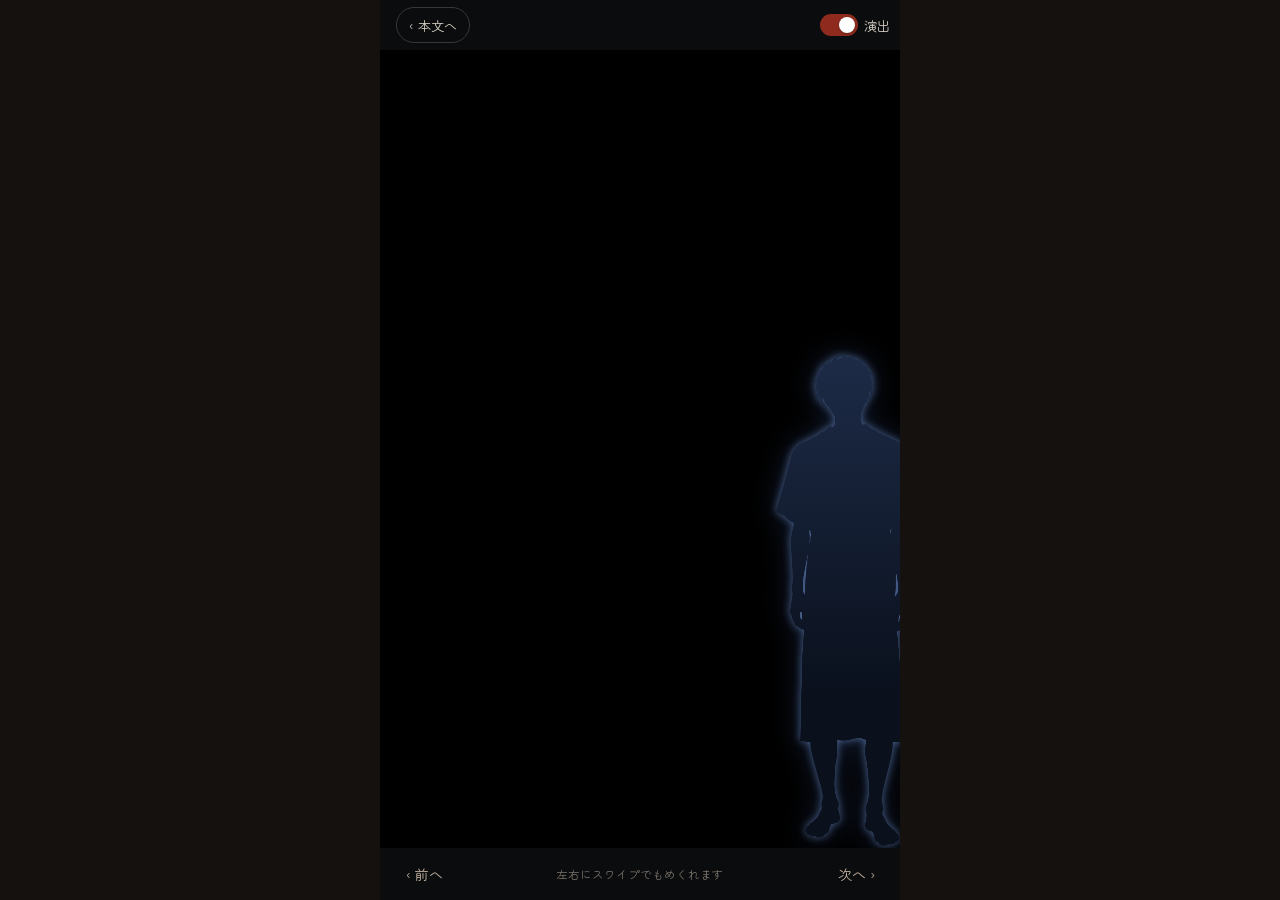
<file: fx/viewer.html>
<!doctype html>
<html lang="ja">
<head>
<meta charset="utf-8">
<meta name="viewport" content="width=device-width,initial-scale=1,viewport-fit=cover">
<meta name="theme-color" content="#14110f" id="themeColor">
<title>演出ビュー</title>
<link rel="preconnect" href="https://fonts.googleapis.com">
<link rel="preconnect" href="https://fonts.gstatic.com" crossorigin>
<link href="https://fonts.googleapis.com/css2?family=DotGothic16&family=Klee+One:wght@400;600&family=Shippori+Mincho:wght@400;600&family=Zen+Maru+Gothic:wght@500;700&family=Noto+Sans+KR:wght@400;700&display=swap" rel="stylesheet">
<link rel="stylesheet" href="fx.css">
<link rel="stylesheet" href="pile.css">
<script src="pile.js"></script>
<style>
  #fxBack { display: inline-flex; align-items: center; gap: 4px; }
  #srcBtn { display: none !important; }
  #cover { display: none !important; }
</style>
<link rel="stylesheet" href="document-style.css">
<script src="line-reader.js"></script>
<script src="document-core.js"></script>
<link rel="stylesheet" href="email-style.css">
<script src="email-core.js"></script>
<script src="email-motion.js"></script>
<script src="document-motion.js"></script>
</head>
<body>
<!-- 演出ビュー：読む画面から、章の本文（［ ］の印つき）を受け取って、演出つきで読む。
     エンジンは fxdemo の fx.js（tools/sync-fx.mjs で写したもの）。本文は postMessage で受け取る。 -->
<div class="app" id="app">
  <header class="hd">
    <button class="hbtn" id="fxBack" type="button" aria-label="本文にもどる">‹ 本文へ</button>
    <div class="ttl"></div>
    <button class="hbtn" id="srcBtn" type="button">書き方</button>
    <label class="sw"><input type="checkbox" id="fxSw" checked><span class="tr" aria-hidden="true"></span><span>演出</span></label>
  </header>
  <main class="stage" id="stage">
    <div class="bg" id="bg"></div>
    <div class="shade" id="shade"></div>
    <div class="silw" id="silw"><div class="sil"></div></div>
    <article class="page" id="page"></article>
    <div class="vig" id="vig"></div>
  </main>
  <nav class="nav">
    <button type="button" id="prev">‹ 前へ</button>
    <div class="mid">左右にスワイプでもめくれます</div>
    <button type="button" id="next">次へ ›</button>
  </nav>
</div>
<div class="fx" id="fx"></div>

<div class="cover" id="cover">
  <div class="cv"><div class="card"><div class="btns"><button class="yes" id="yes" type="button">はい</button><button class="no" id="no" type="button">いいえ</button></div></div></div>
</div>

<div class="sheet" id="sheet" role="dialog" aria-label="このページの書き方">
  <div class="in">
    <div class="sh"><b>このページの書き方</b><button class="hbtn" id="sheetClose" type="button">閉じる</button></div>
    <p class="ex"></p>
    <pre id="srcView"></pre>
  </div>
</div>

<svg width="0" height="0" style="position:absolute" aria-hidden="true">
  <filter id="warp" x="-5%" y="-5%" width="110%" height="110%">
    <feTurbulence id="turb" type="fractalNoise" baseFrequency="0.012 0.035" numOctaves="2" seed="3"/>
    <feDisplacementMap id="disp" in="SourceGraphic" scale="0" xChannelSelector="R" yChannelSelector="G"/>
  </filter>
</svg>

<script>
/* 親（読む画面）とのやりとり：
   読む画面 → ここ  { type:'fx-load', pages:[…], start:0, title:'', opts:{ fx:true, sound:false, vibrate:false } }
   ここ → 読む画面  { type:'fx-ready' } / { type:'fx-page', i, n } / { type:'fx-close' } */
(function () {
  const post = m => { try { parent.postMessage(m, '*'); } catch (e) {} };
  let loaded = false, opts = {};
  document.getElementById('fxBack').onclick = () => post({ type: 'fx-close' });
  window.addEventListener('message', e => {
    const d = e.data; if (!d || d.type !== 'fx-load' || loaded) return;
    loaded = true; opts = d.opts || {};
    window.BOOK = { start: 1, silDefault: false, showTitle: false, pages: (d.pages && d.pages.length) ? d.pages : ['（本文がありません）'] };
    // 振動は、許したときだけ
    if (!opts.vibrate) { try { Object.defineProperty(navigator, 'vibrate', { value: () => false, configurable: true }); } catch (x) {} }
    const s = document.createElement('script'); s.src = 'fx.js';
    s.onload = () => {
      const bridge = document.createElement('script'); bridge.src = 'line-maker-bridge.js';
      bridge.onload = () => {
      const docs=document.createElement('script');docs.src='document-bridge.js';docs.onload=()=>{
      try {
        S.pvMute = !opts.sound;                       // 音は、はじめは出さない
        if (opts.sound) document.addEventListener('pointerdown', () => { try { audioInit(); } catch (x) {} }, { capture: true });
        document.querySelector('.hd .ttl').textContent = d.title || '';
        document.getElementById(opts.fx === false ? 'no' : 'yes').click();
        if (d.start > 0) setTimeout(() => { try { goto(Math.min(d.start, BOOK.pages.length - 1), { push: false }); } catch (x) {} }, 120);
      } catch (x) { post({ type: 'fx-error', message: String(x && x.message || x) }); }
      let last = -1;
      setInterval(() => { try { if (typeof S !== 'undefined' && S.cur != null && S.cur !== last) { last = S.cur; post({ type: 'fx-page', i: S.cur, n: BOOK.pages.length }); } } catch (x) {} }, 400);
    };
      docs.onerror=()=>post({type:'fx-error',message:'手紙・調査票の演出を読み込めませんでした'});document.body.appendChild(docs);
      };
      bridge.onerror = () => post({ type: 'fx-error', message: 'トークメーカーの接続を読み込めませんでした' });
      document.body.appendChild(bridge);
    };
    s.onerror = () => post({ type: 'fx-error', message: 'fx.js を読み込めませんでした' });
    document.body.appendChild(s);
  });
  post({ type: 'fx-ready' });
})();
</script>
</body>
</html>
</file>
<file: fx/news-style.css>
/* 報道（トレンド・ニュース記事・動画コメント）の見た目。読む画面の本文の中と、報道メーカーの見え方で使う */
.fxnews { display: block; margin: 14px 0; font-size: 14px; line-height: 1.55; text-align: left; text-indent: 0; writing-mode: horizontal-tb; white-space: normal; letter-spacing: normal; }
.nr { max-width: 460px; margin: 0; border-radius: 14px; overflow: hidden; font-family: "Hiragino Sans", "Yu Gothic", "Noto Sans JP", sans-serif !important; box-shadow: 0 4px 16px rgba(40, 30, 20, .14); white-space: normal; }
.nr * { font-family: inherit !important; letter-spacing: inherit; }
.nr p { margin: 0; line-height: 1.6; }

.nr-in { transition: opacity .22s ease-out, transform .22s ease-out; }
.nr-playing .nr-in:not(.on) { opacity: 0; transform: translateY(8px); }
.nr-tg, .nr-ts { color: #1d8fe1; font-weight: 600; }
.nr-rd { background: #111; color: #111; border-radius: 2px; }
.nr-act { display: flex; gap: 14px; align-items: center; margin-top: 6px; font-size: 12px; color: #7b7b7b; }
.nr-act button { border: 0; background: none; color: #1d8fe1; font: inherit; padding: 0; cursor: pointer; }
.nr-av { flex: none; display: inline-flex; align-items: center; justify-content: center; width: 30px; height: 30px; border-radius: 50%; background: #e8eef5; font-style: normal; font-size: 13px; font-weight: 700; color: #4b5b6b; }
.nr-av.k-ファン { background: #e3f0ff; } .nr-av.k-アンチ { background: #fff1d6; } .nr-av.k-ニュース { background: #fff6dc; } .nr-av.k-海外 { background: #e3f6ec; }

/* トレンド（SNS） */
.nr-trend { background: #fff; color: #14171a; border: 1px solid #e3e6ea; }
.nr-h, .nr-nh { display: flex; align-items: baseline; justify-content: space-between; padding: 10px 14px; border-bottom: 1px solid #eceff2; }
.nr-h b { letter-spacing: .12em; font-size: 12px; } .nr-h small, .nr-nh small { color: #8a8f95; font-size: 11px; }
.nr-top { padding: 12px 14px; border-bottom: 1px solid #eceff2; }
.nr-rank { display: block; color: #e0245e; font-weight: 700; font-size: 12px; }
.nr-rk { font-style: normal; display: inline-block; }
.nr-rk.bump { animation: nrBump .3s ease-out; }
@keyframes nrBump { 0% { transform: scale(1.6); } 100% { transform: scale(1); } }
.nr-tag { display: block; font-size: 20px; margin: 2px 0; }
.nr-top small { color: #8a8f95; font-size: 11px; }
.nr-tl > div { display: flex; gap: 10px; align-items: baseline; padding: 7px 14px; border-bottom: 1px solid #eceff2; font-size: 13px; }
.nr-tl em { font-style: normal; color: #8a8f95; } .nr-tl small { margin-left: auto; color: #8a8f95; font-size: 11px; }
.nr-tw { padding: 10px 14px; border-bottom: 1px solid #eceff2; }
.nr-tw:last-child { border-bottom: 0; }
.nr-twh { display: flex; align-items: center; gap: 7px; margin-bottom: 4px; }
.nr-twh small { color: #8a8f95; font-size: 11px; }
.nr-tw p { font-size: 14px; }
.nr-tr { margin-top: 4px !important; color: #5b6570; font-size: 13px !important; border-left: 3px solid #cfe3f6; padding-left: 8px; }
.nr-q { margin-top: 6px; border: 1px solid #e3e6ea; border-radius: 10px; padding: 6px 10px; font-size: 12.5px; color: #4b5560; }
.nr-del { background: #f4f5f7; color: #6b7178; font-size: 12.5px; }
.nr-del span { display: block; font-size: 12px; }

/* ニュース記事（ネットニュース風）：上の赤い線・媒体と速報・閲覧・大きい見出し・点線の下に関連 */
.nr-news { background: #fff; color: #111; border: 0; border-top: 4px solid #dc2626; }
.nr-nart { padding: 16px 18px 12px; }
.nr-nmeta { display: flex; align-items: center; gap: 8px; flex-wrap: wrap; margin-bottom: 8px; }
.nr-media { color: #2563eb; font-weight: 800; font-size: 14px; letter-spacing: .02em; }
.nr-flag { display: inline-block; background: #dc2626; color: #fff; font-size: 11px; font-weight: 800; padding: 2px 8px; border-radius: 4px; }
.nr-views { margin-left: auto; color: #6b7280; font-size: 12px; }
.nr-news .nr-nart h3 { margin: 0 0 6px; font-size: 19px; line-height: 1.4; font-weight: 900; letter-spacing: -.01em; }
.nr-news .nr-nart h5 { margin: 0 0 10px; font-size: 13.5px; line-height: 1.5; color: #4b5563; font-weight: 800; }
.nr-by { display: flex; flex-wrap: wrap; gap: 4px 12px; color: #9ca3af; font-size: 11.5px; margin-bottom: 10px; }
.nr-news figure { margin: 0 0 10px; }
.nr-news figure img { display: block; width: 100%; aspect-ratio: 16 / 9; object-fit: cover; border-radius: 6px; background: #ddd; }
.nr-news figcaption { font-size: 11.5px; color: #888; margin-top: 3px; }
.nr-nbody p { margin-bottom: 8px; font-size: 14.5px; line-height: 1.8; color: #1f2937; }
.nr-fix { font-size: 11.5px; color: #a05a00; background: #fff6e5; border-radius: 6px; padding: 4px 8px; margin-bottom: 8px; }
.nr-rel { border-top: 1px dashed #d1d5db; margin-top: 10px; padding-top: 10px; }
.nr-rel > div { font-size: 13.5px; padding: 4px 0; color: #374151; }
.nr-rel b { color: #2563eb; font-weight: 800; margin-right: 4px; }
.nr-sh { font-size: 12px; font-weight: 800; color: #1f2a44; margin-bottom: 4px; }
/* コメント欄（ヤフーニュース風） */
.nr-ycm { background: #f7f7f8; border-top: 1px solid #e5e7eb; padding: 12px 14px 14px; }
.nr-ych { display: flex; align-items: baseline; gap: 6px; margin-bottom: 8px; }
.nr-ych b { font-size: 15px; } .nr-ych > span { font-size: 13px; color: #374151; font-weight: 700; }
.nr-ytab { margin-left: auto; font-size: 11.5px; color: #9ca3af; } .nr-ytab em { font-style: normal; color: #111; font-weight: 700; }
.nr-yc { background: #fff; border: 1px solid #ececef; border-radius: 10px; padding: 10px 12px; margin-bottom: 8px; }
.nr-yc:last-child { margin-bottom: 0; }
.nr-ycu { display: flex; align-items: center; gap: 7px; margin-bottom: 4px; }
.nr-ycu b { font-size: 12.5px; color: #374151; } .nr-ycu small { font-size: 11px; color: #9ca3af; }
.nr-yav { flex: none; display: inline-flex; align-items: center; justify-content: center; width: 26px; height: 26px; border-radius: 50%; background: #e5e7eb; color: #6b7280; font-style: normal; font-size: 12px; font-weight: 700; }
.nr-yav.sm { width: 22px; height: 22px; font-size: 11px; }
.nr-yc p { font-size: 14px; color: #111; }
.nr-yre { display: flex; flex-wrap: wrap; gap: 4px 12px; margin-top: 6px; font-size: 11.5px; color: #6b7280; }
.nr-yre > span { border: 1px solid #e5e7eb; border-radius: 999px; padding: 1px 9px; background: #fafafa; }
.nr-yrl { margin-top: 8px; padding-left: 10px; border-left: 2px solid #e5e7eb; }
.nr-yrn { font-size: 12px; color: #2563eb; font-weight: 700; margin-bottom: 4px; }
.nr-yr { padding: 6px 0; } .nr-yr + .nr-yr { border-top: 1px solid #f1f1f3; }
.nr-yr p { font-size: 13.5px; color: #111; }

/* 動画コメント（暗い画面。見た目=明るい で白） */
.nr-video { background: #0f0f0f; color: #f1f1f1; border: 1px solid #272727; padding: 12px 14px; }
.nr-vh { display: flex; flex-wrap: wrap; align-items: center; justify-content: space-between; gap: 4px 10px; padding-bottom: 8px; margin-bottom: 10px; border-bottom: 1px solid #2a2a2a; font-size: 12px; color: #aaa; }
.nr-vh b { color: #e8e8e8; } .nr-play { color: #ff3b3b; }
.nr-vg { padding-bottom: 9px; margin-bottom: 9px; border-bottom: 1px solid #222; }
.nr-vg:last-child { border-bottom: 0; margin-bottom: 0; padding-bottom: 0; }
.nr-vc, .nr-vr { display: flex; flex-wrap: wrap; gap: 2px 8px; font-size: 14px; line-height: 1.5; }
.nr-vu { color: #aaa; font-size: 12.5px; font-weight: 600; flex: none; }
.nr-vt { flex: 1 1 12em; min-width: 0; overflow-wrap: anywhere; }
.nr-vl { width: 100%; color: #8f8f8f; font-size: 11.5px; }
.nr-vr { margin: 5px 0 0 18px; font-size: 13.5px; background: rgba(255, 255, 255, .04); padding: 5px 9px; border-radius: 6px; border-left: 2px solid #3ea6ff; }
.nr-vi { color: #3ea6ff; font-weight: 700; flex: none; }
.nr-video .nr-tg, .nr-video .nr-ts { color: #3ea6ff; }
.nr-video.light { background: #fff; color: #0f0f0f; border-color: #e5e5e5; }
.nr-video.light .nr-vh { border-color: #eee; color: #606060; } .nr-video.light .nr-vh b { color: #0f0f0f; }
.nr-video.light .nr-vg { border-color: #eee; } .nr-video.light .nr-vu { color: #606060; }
.nr-video.light .nr-vr { background: #f6f8fb; } .nr-video.light .nr-tg, .nr-video.light .nr-ts { color: #065fd4; }

/* 暗いテーマの読む画面でも、枠の中は同じ見た目 */
@media (max-width: 400px) { .fxnews { font-size: 13.5px; } .nr-news .nr-nart h3 { font-size: 17px; } .nr-tag { font-size: 18px; } .nr-nart { padding: 14px 14px 10px; } }

/* 「ほか○枚」：最後の写真の右下に重ねる */
.nr-phs figure { position: relative; }
.nr-more { position: absolute; right: 6px; top: 6px; z-index: 1; background: rgba(0, 0, 0, .62); color: #fff; font-size: 12px; font-weight: 700; padding: 2px 9px; border-radius: 999px; }

/* 小説の中で抜粋するとき：部分=記事／コメント、大きさ=小 */
.nr-news.small { max-width: 400px; font-size: 13px; }
.nr-news.small .nr-nart { padding: 11px 13px 8px; }
.nr-news.small .nr-nart h3 { font-size: 15.5px; }
.nr-news.small .nr-nart h5 { font-size: 12.5px; margin-bottom: 6px; }
.nr-news.small .nr-nbody p { font-size: 13px; line-height: 1.7; }
.nr-news.small .nr-rel > div { font-size: 12.5px; padding: 2px 0; }
.nr-news.small .nr-ycm { padding: 9px 10px 10px; }
.nr-news.small .nr-yc { padding: 8px 10px; }
.nr-news.small .nr-yc p, .nr-news.small .nr-yr p { font-size: 13px; }
.nr-news.p-cm { border-top: 0; }
.nr-news.p-cm .nr-ycm { border-top: 0; }
.nr-yof { margin-left: auto; font-size: 11px; color: #9ca3af; max-width: 55%; overflow: hidden; text-overflow: ellipsis; white-space: nowrap; }

/* 17.7：続きのコメント欄（見出しなし）・カードの上で直す */
.nr-video.cont { margin-top: -6px; }
.fxnews [data-e] { cursor: text; border-radius: 4px; }
.fxnews [data-e]:hover { background: rgba(35, 89, 78, .07); }
.fxnews .nr-editing { outline: 2px solid #3a9d88; outline-offset: 1px; background: rgba(127,127,127,.18) !important; cursor: text; }
/* 17.8：本文の文字サイズに合わせて、カードをまとめて大きくする（--nr-zoom は読む画面が入れる） */
.fxnews .nr { zoom: var(--nr-zoom, 1); }
/* 18：コラム（マガジン／新聞／ダーク） */
.nr.nr-col { max-width: 560px; padding: 24px 22px 20px; border-radius: 8px; word-break: break-word; }
.nr-col .nr-ccat { font-size: 12px; font-weight: 800; letter-spacing: .05em; }
.nr-col .nr-ctit { margin: 8px 0 18px; padding-bottom: 10px; font-size: 22px; font-weight: 900; line-height: 1.4; }
.nr-col .nr-cp { margin: 0 0 1.1em; font-size: 15px; line-height: 2; text-align: justify; }
.nr-col .nr-cft { margin-top: 22px; padding-top: 12px; font-size: 12.5px; text-align: right; }
.nr-col .nr-chl { background: rgba(254, 240, 138, .6); color: inherit; padding: 0 3px; border-radius: 2px; }
.nr.nr-col.t-mag { background: #fff; color: #2b2b2b; border: 1px solid #e5e7eb; box-shadow: 0 4px 20px rgba(0, 0, 0, .08); font-family: Georgia, "游明朝", "Yu Mincho", "Hiragino Mincho ProN", serif !important; }
.nr.nr-col.t-mag .nr-ccat { color: #2563eb; }
.nr.nr-col.t-mag .nr-ctit { color: #111827; border-bottom: 2px solid #111827; font-family: "Hiragino Sans", "Yu Gothic", sans-serif !important; }
.nr.nr-col.t-mag .nr-cft { border-top: 1px dashed #d1d5db; color: #6b7280; font-family: "Hiragino Sans", "Yu Gothic", sans-serif !important; }
.nr.nr-col.t-paper { background: #fcfbf7; color: #1c1917; border: 3px double #78716c; border-radius: 2px; box-shadow: 0 2px 8px rgba(0, 0, 0, .06); font-family: "Yu Mincho", "游明朝", "Hiragino Mincho ProN", serif !important; }
.nr.nr-col.t-paper .nr-ccat span { color: #78716c; border-bottom: 1px solid #a8a29e; padding-bottom: 2px; }
.nr.nr-col.t-paper .nr-ctit { color: #0c0a09; border-bottom: 3px double #44403c; font-size: 23px; letter-spacing: .02em; }
.nr.nr-col.t-paper .nr-cp { text-indent: 1em; line-height: 2.1; }
.nr.nr-col.t-paper .nr-cft { border-top: 1px solid #78716c; font-weight: 700; color: #44403c; }
.nr.nr-col.t-dark { background: #121824; color: #e2e8f0; border: 1px solid #1e293b; box-shadow: 0 10px 30px rgba(0, 0, 0, .4); }
.nr.nr-col.t-dark .nr-ccat span { color: #38bdf8; background: rgba(56, 189, 248, .1); padding: 2px 10px; border-radius: 9999px; }
.nr.nr-col.t-dark .nr-ctit { color: #f8fafc; border-bottom: 1px solid #334155; font-weight: 800; }
.nr.nr-col.t-dark .nr-cp { color: #cbd5e1; line-height: 1.95; }
.nr.nr-col.t-dark .nr-cft { border-top: 1px solid #1e293b; color: #94a3b8; }
.nr.nr-col.t-dark .nr-chl { background: rgba(56, 189, 248, .2); color: #7dd3fc; }
.nr.nr-col .nr-tg { color: inherit; }
/* 18.1：パソコン（広い画面）では、カードを本文の幅いっぱいに広げる（縦が短くなり、1ページに入りやすい） */
@media (min-width: 900px) {
  .fxnews .nr, .fxnews .nr.nr-col { max-width: none; }
  .fxnews .nr-news .nr-phs img { max-height: 42vh; object-fit: cover; }
  /* コメントが多いときは、カードの中を2段に（縦が半分になる） */
  .fxnews .nr-video { column-count: 2; column-gap: 28px; }
  .fxnews .nr-video .nr-vh { column-span: all; }
  .fxnews .nr-video .nr-vg { break-inside: avoid; }
  .fxnews .nr-trend .nr-posts { column-count: 2; column-gap: 20px; }
  .fxnews .nr-trend .nr-tw { break-inside: avoid; }
  .fxnews .nr-news .nr-ycm { column-count: 2; column-gap: 24px; }
  .fxnews .nr-news .nr-ych { column-span: all; }
  .fxnews .nr-news .nr-yc { break-inside: avoid; }
}
/* 22：タイムライン（X ダーク／X ライト／インスタ／フェイスブック） */
.nr.nr-tml { max-width: 600px; border-radius: 16px; word-break: break-word; box-shadow: 0 10px 30px rgba(0, 0, 0, .12); }
.nr-tml .tl-top { display: flex; align-items: center; justify-content: space-between; gap: 10px; padding: 11px 16px; font-weight: 800; font-size: 15px; border-bottom: 1px solid transparent; }
.nr-tml .tl-top small { font-size: 12px; font-weight: 400; opacity: .75; text-align: right; }
.nr-tml .tl-p { position: relative; display: flex; flex-direction: column; padding: 13px 16px; }
.nr-tml .tl-ph { order: 1; display: flex; align-items: center; gap: 10px; }
.nr-tml .tl-pm { display: flex; flex-wrap: wrap; align-items: center; gap: 2px 6px; line-height: 1.25; min-width: 0; }
.nr-tml .tl-pm b { font-size: 14px; }
.nr-tml .tl-hd, .nr-tml .tl-tm { font-size: 12px; }
.nr-tml .tl-av, .nr-tml .tl-rav { flex: none; display: flex; align-items: center; justify-content: center; border-radius: 9999px; color: #fff; font-style: normal; font-weight: 800; user-select: none; }
.nr-tml .tl-av { width: 42px; height: 42px; font-size: 15px; }
.nr-tml .av-blue { background: linear-gradient(135deg, #2563eb, #38bdf8); }
.nr-tml .av-pink { background: linear-gradient(135deg, #ec4899, #f43f5e); }
.nr-tml .av-purple { background: linear-gradient(135deg, #7c3aed, #c084fc); }
.nr-tml .av-emerald { background: linear-gradient(135deg, #059669, #34d399); }
.nr-tml .av-amber { background: linear-gradient(135deg, #d97706, #fbbf24); }
.nr-tml .av-slate { background: linear-gradient(135deg, #334155, #64748b); }
.nr-tml .av-cyan { background: linear-gradient(135deg, #0891b2, #22d3ee); }
.nr-tml .tl-b { order: 2; font-size: 15px; line-height: 1.55; }
.nr-tml .tl-m { order: 3; position: relative; margin-top: 10px; border-radius: 12px; min-height: 170px; padding: 20px; display: flex; flex-direction: column; align-items: center; justify-content: center; text-align: center; overflow: hidden; border: 1px solid rgba(255, 255, 255, .12); }
.nr-tml .tl-m.ph { padding: 0; min-height: 0; display: block; }
.nr-tml .tl-m.ph img { display: block; width: 100%; max-height: 360px; object-fit: cover; }
.nr-tml .tl-m.ph .tl-mc { position: absolute; left: 0; right: 0; bottom: 0; padding: 8px 12px; background: linear-gradient(transparent, rgba(0, 0, 0, .7)); color: #fff; text-align: left; }
.nr-tml .tl-mc b { display: block; font-size: 14px; }
.nr-tml .tl-mc small { display: block; font-size: 12px; opacity: .85; margin-top: 3px; }
.nr-tml .tl-m.only-ig { display: none; }
.nr-tml .bg-stage { background: linear-gradient(135deg, #0f172a 0%, #1e3a8a 50%, #3b82f6 100%); color: #f8fafc; }
.nr-tml .bg-sunset { background: linear-gradient(135deg, #7c2d12 0%, #db2777 55%, #f59e0b 100%); color: #fff; }
.nr-tml .bg-studio { background: linear-gradient(135deg, #f1f5f9 0%, #e2e8f0 100%); color: #1e293b; border-color: #cbd5e1; }
.nr-tml .bg-neon { background: linear-gradient(135deg, #090d16 0%, #311042 50%, #06b6d4 100%); color: #ecfeff; }
.nr-tml .tl-igl, .nr-tml .tl-fbs { display: none; }
.nr-tml .tl-a { order: 4; display: flex; align-items: center; margin-top: 10px; font-size: 13px; }
.nr-tml .tl-a > span { display: none; align-items: center; gap: 4px; }
.nr-tml .tl-rs { order: 5; position: relative; z-index: 2; margin-top: 12px; padding-top: 10px; display: flex; flex-direction: column; }
.nr-tml .tl-r { position: relative; display: flex; align-items: stretch; gap: 10px; }
.nr-tml .tl-rl { display: flex; flex-direction: column; align-items: center; flex: none; }
.nr-tml .tl-rc { flex: 1; min-width: 0; }
.nr-tml .tl-rm { display: flex; flex-wrap: wrap; align-items: center; gap: 3px 5px; font-size: 13.5px; line-height: 1.3; }
.nr-tml .tl-rt { margin-top: 3px; font-size: 14px; line-height: 1.5; }
.nr-tml .tl-ra { display: flex; align-items: center; gap: 20px; margin-top: 5px; font-size: 12px; }
.nr-tml .tl-ra > span { display: none; }
.nr-tml .tl-to { font-size: 12px; }
.nr-tml .nr-tg { color: #1d9bf0; font-weight: 400; }
/* X（ダーク・ライト） */
.nr-tml.t-xd { background: #000; color: #e7e9ea; border: 1px solid #2f3336; }
.nr-tml.t-xl { background: #fff; color: #0f1419; border: 1px solid #eff3f4; }
.nr-tml.t-xd .tl-top { background: rgba(0, 0, 0, .85); border-bottom-color: #2f3336; }
.nr-tml.t-xl .tl-top { background: rgba(255, 255, 255, .9); border-bottom-color: #eff3f4; }
.nr-tml.t-xd .tl-p { border-bottom: 1px solid #2f3336; }
.nr-tml.t-xl .tl-p { border-bottom: 1px solid #eff3f4; }
.nr-tml.t-xd .tl-p:last-child, .nr-tml.t-xl .tl-p:last-child { border-bottom: 0; }
.nr-tml.t-xd .tl-hd, .nr-tml.t-xd .tl-tm, .nr-tml.t-xd .tl-a, .nr-tml.t-xd .tl-to, .nr-tml.t-xd .tl-ra { color: #71767b; }
.nr-tml.t-xl .tl-hd, .nr-tml.t-xl .tl-tm, .nr-tml.t-xl .tl-a, .nr-tml.t-xl .tl-to, .nr-tml.t-xl .tl-ra { color: #536471; }
.nr-tml.t-xd .tl-b, .nr-tml.t-xl .tl-b, .nr-tml.t-xd .tl-a, .nr-tml.t-xl .tl-a { padding-left: 52px; }
.nr-tml.t-xd .tl-b, .nr-tml.t-xl .tl-b { margin-top: 2px; }
.nr-tml.t-xd .tl-m, .nr-tml.t-xl .tl-m { margin-left: 52px; }
.nr-tml.t-xd .tl-a, .nr-tml.t-xl .tl-a { justify-content: space-between; max-width: 492px; }
.nr-tml.t-xd .tl-a > .x, .nr-tml.t-xl .tl-a > .x, .nr-tml.t-xd .tl-ra > .x, .nr-tml.t-xl .tl-ra > .x, .nr-tml.t-xd .tl-ra > .xi, .nr-tml.t-xl .tl-ra > .xi { display: inline-flex; gap: 4px; }
.nr-tml.t-xd .tl-p.th::before, .nr-tml.t-xl .tl-p.th::before { content: ""; position: absolute; left: 36px; top: 59px; bottom: 40px; width: 2px; z-index: 1; }
.nr-tml.t-xd .tl-p.th::before, .nr-tml.t-xd .tl-ln { background: #333639; }
.nr-tml.t-xl .tl-p.th::before, .nr-tml.t-xl .tl-ln { background: #cfd9de; }
.nr-tml.t-xd .tl-rs { border-top: 1px solid #2f3336; background: #000; }
.nr-tml.t-xl .tl-rs { border-top: 1px solid #eff3f4; background: #fff; }
.nr-tml.t-xd .tl-r, .nr-tml.t-xl .tl-r { padding-left: 3px; padding-bottom: 10px; }
.nr-tml.t-xd .tl-r:last-child, .nr-tml.t-xl .tl-r:last-child { padding-bottom: 0; }
.nr-tml.t-xd .tl-rav, .nr-tml.t-xl .tl-rav { width: 36px; height: 36px; font-size: 13px; }
.nr-tml .tl-ln { display: none; }
.nr-tml.t-xd .tl-ln, .nr-tml.t-xl .tl-ln { display: block; width: 2px; flex: 1; min-height: 14px; margin-top: 4px; }
.nr-tml.t-xd .tl-r:last-child .tl-ln, .nr-tml.t-xl .tl-r:last-child .tl-ln { display: none; }
.nr-tml.t-xd .tl-to span, .nr-tml.t-xl .tl-to span { color: #1d9bf0; }
.nr-tml.t-xd .lv2, .nr-tml.t-xl .lv2 { margin-left: 22px; }
/* インスタ */
.nr-tml.t-ig { background: #fff; color: #262626; border: 1px solid #dbdbdb; }
.nr-tml.t-ig .tl-top { border-bottom-color: #dbdbdb; }
.nr-tml.t-ig .tl-top b { font-family: Georgia, serif !important; font-style: italic; font-size: 19px; }
.nr-tml.t-ig .tl-p { padding: 14px 0; border-bottom: 1px solid #efefef; }
.nr-tml.t-ig .tl-p:last-child { border-bottom: 0; }
.nr-tml.t-ig .tl-ph { padding: 0 14px; }
.nr-tml.t-ig .tl-av { box-shadow: 0 0 0 2px #fff, 0 0 0 4.5px #dc2743; margin: 3px; width: 36px; height: 36px; font-size: 13px; }
.nr-tml.t-ig .tl-hd, .nr-tml.t-ig .tl-to { display: none; }
.nr-tml.t-ig .tl-tm { color: #737373; }
.nr-tml.t-ig .tl-m { order: 2; border-radius: 0; margin-top: 10px; min-height: 240px; border-left: 0; border-right: 0; }
.nr-tml.t-ig .tl-m.only-ig { display: flex; }
.nr-tml.t-ig .tl-m.only-ig.ph { display: block; }
.nr-tml.t-ig .tl-a { order: 3; padding: 9px 14px 3px; gap: 16px; font-size: 19px; }
.nr-tml.t-ig .tl-a > .i { display: inline-flex; }
.nr-tml.t-ig .tl-bm { margin-left: auto; }
.nr-tml.t-ig .tl-igl { order: 4; display: block; padding: 0 14px; font-weight: 700; font-size: 13.5px; margin-bottom: 4px; }
.nr-tml.t-ig .tl-b { order: 5; padding: 0 14px; font-size: 14px; line-height: 1.5; }
.nr-tml.t-ig .tl-rs { order: 6; padding: 6px 14px 0; margin-top: 4px; }
.nr-tml.t-ig .tl-r { margin-bottom: 9px; align-items: flex-start; }
.nr-tml.t-ig .tl-rav { width: 28px; height: 28px; font-size: 11px; }
.nr-tml.t-ig .tl-rw, .nr-tml.t-ig .tl-rm, .nr-tml.t-ig .tl-rt { display: inline; }
.nr-tml.t-ig .tl-rm { margin-right: 5px; font-size: 13px; }
.nr-tml.t-ig .tl-rm .tl-tm { display: none; }
.nr-tml.t-ig .tl-rt { font-size: 13.5px; }
.nr-tml.t-ig .tl-ra { gap: 13px; margin-top: 3px; font-size: 11.5px; font-weight: 600; color: #737373; }
.nr-tml.t-ig .tl-ra > .f:nth-child(2), .nr-tml.t-ig .tl-ra > .xi { display: inline; }
.nr-tml.t-ig .lv2 { margin-left: 36px; }
/* フェイスブック */
.nr-tml.t-fb { background: #f0f2f5; color: #050505; border: 1px solid #dcdfe3; }
.nr-tml.t-fb .tl-top { background: #fff; color: #1877f2; border-bottom-color: #e4e6eb; }
.nr-tml.t-fb .tl-top b { font-size: 19px; }
.nr-tml.t-fb .tl-top small { color: #65676b; }
.nr-tml.t-fb .tl-p { background: #fff; margin: 10px; border-radius: 10px; box-shadow: 0 1px 2px rgba(0, 0, 0, .1); padding: 13px; }
.nr-tml.t-fb .tl-hd, .nr-tml.t-fb .tl-to, .nr-tml.t-fb .tl-rm .tl-tm { display: none; }
.nr-tml.t-fb .tl-tm { color: #65676b; }
.nr-tml.t-fb .tl-pm .tl-tm::after { content: " · 🌐"; }
.nr-tml.t-fb .tl-b { margin-top: 10px; line-height: 1.6; }
.nr-tml.t-fb .tl-m { border-radius: 8px; }
.nr-tml.t-fb .tl-fbs { order: 4; display: flex; justify-content: space-between; align-items: center; font-size: 12.5px; color: #65676b; padding: 9px 0 6px; border-bottom: 1px solid #ced0d4; margin-top: 4px; }
.nr-tml.t-fb .tl-a { order: 5; justify-content: space-around; margin-top: 0; padding: 6px 0 2px; font-size: 13px; font-weight: 600; color: #65676b; }
.nr-tml.t-fb .tl-a > .f { display: inline-flex; }
.nr-tml.t-fb .tl-rs { order: 6; margin-top: 8px; padding-top: 9px; border-top: 1px solid #e4e6eb; }
.nr-tml.t-fb .tl-r { margin-bottom: 8px; align-items: flex-start; }
.nr-tml.t-fb .tl-rav { width: 32px; height: 32px; font-size: 12px; }
.nr-tml.t-fb .tl-rw { display: inline-block; max-width: 100%; background: #f0f2f5; padding: 6px 11px; border-radius: 16px; }
.nr-tml.t-fb .tl-rm b { display: block; font-size: 12.5px; }
.nr-tml.t-fb .tl-rt { margin-top: 1px; font-size: 13.5px; }
.nr-tml.t-fb .tl-ra { gap: 12px; padding-left: 10px; margin-top: 3px; font-size: 11.5px; font-weight: 700; color: #65676b; }
.nr-tml.t-fb .tl-ra > .f { display: inline; }
.nr-tml.t-fb .lv2 { margin-left: 38px; }
.nr-tml.t-fb .nr-tg { color: #1877f2; }
@media (min-width: 900px) { .fxnews .nr.nr-tml { max-width: 600px; } }

/* 23.12：タイムラインのショート（YouXbe Shorts の縦長カード） */
.nr-tml .tl-sh { order: 3; display: grid; grid-template-columns: repeat(3, 1fr); gap: 8px; margin-top: 10px; }
.nr-tml.t-xd .tl-sh, .nr-tml.t-xl .tl-sh { margin-left: 52px; }
.nr-tml.t-ig .tl-sh { order: 2; padding: 0 12px; }
.nr-tml .tl-sc { position: relative; aspect-ratio: 9 / 15; border-radius: 10px; overflow: hidden; display: flex; flex-direction: column; justify-content: space-between; padding: 7px; color: #fff; box-shadow: 0 3px 10px rgba(0, 0, 0, .25); border: 1px solid rgba(255, 255, 255, .15); text-align: left; }
.nr-tml .tl-sc.sb-s1 { background: linear-gradient(160deg, #1e1b4b 0%, #4338ca 48%, #0f172a 100%); }
.nr-tml .tl-sc.sb-s2 { background: linear-gradient(160deg, #7f1d1d 0%, #dc2626 45%, #18181b 100%); }
.nr-tml .tl-sc.sb-s3 { background: linear-gradient(160deg, #064e3b 0%, #0284c7 50%, #090d16 100%); }
.nr-tml .tl-st { display: flex; align-items: center; justify-content: space-between; position: relative; z-index: 2; }
.nr-tml .tl-sbd { background: #ff0000; color: #fff; font-size: 9px; font-weight: 900; padding: 1px 5px; border-radius: 4px; letter-spacing: .02em; box-shadow: 0 1px 3px rgba(0, 0, 0, .4); }
.nr-tml .tl-spl { position: absolute; top: 42%; left: 50%; transform: translate(-50%, -50%); width: 30px; height: 30px; border-radius: 50%; background: rgba(0, 0, 0, .55); display: flex; align-items: center; justify-content: center; font-size: 11px; font-style: normal; color: #fff; pointer-events: none; }
.nr-tml .tl-sbt { position: relative; z-index: 2; margin: -7px; padding: 20px 7px 7px; background: linear-gradient(to top, rgba(0, 0, 0, .92) 0%, rgba(0, 0, 0, .55) 75%, transparent 100%); }
.nr-tml .tl-sbt b { display: block; font-size: 11px; font-weight: 800; line-height: 1.3; color: #fff; text-shadow: 0 1px 2px rgba(0, 0, 0, .9); overflow-wrap: anywhere; }
.nr-tml .tl-sbt small { display: block; font-size: 10px; color: #d1d5db; margin-top: 3px; font-weight: 600; }

/* 24：X の「おすすめ／フォロー中」タブ・おすすめの一行・フォローボタン */
.nr-tml .tl-xtop { display: block; padding: 0; }
.nr-tml .tl-tabs { display: flex; }
.nr-tml .tl-tab { flex: 1; text-align: center; padding: 12px 8px; font-size: 14px; font-weight: 700; position: relative; }
.nr-tml.t-xd .tl-tab { color: #71767b; } .nr-tml.t-xd .tl-tab.on { color: #e7e9ea; }
.nr-tml.t-xl .tl-tab { color: #536471; } .nr-tml.t-xl .tl-tab.on { color: #0f1419; }
.nr-tml .tl-tab.on::after { content: ""; position: absolute; bottom: 0; left: 50%; transform: translateX(-50%); width: 56px; height: 4px; border-radius: 999px; background: #1d9bf0; }
.nr-tml .tl-xtag { padding: 0 16px 8px; text-align: right; }
.nr-tml .tl-xtag small { font-size: 12px; font-weight: 400; opacity: .75; }
.nr-tml .tl-algo { order: 0; display: flex; align-items: center; gap: 6px; font-size: 12px; font-weight: 700; padding-left: 28px; margin-bottom: 4px; }
.nr-tml.t-xd .tl-algo { color: #71767b; } .nr-tml.t-xl .tl-algo { color: #536471; }
.nr-tml .tl-fl { margin-left: auto; font-size: 12px; font-weight: 800; padding: 3px 12px; border-radius: 999px; white-space: nowrap; align-self: center; }
.nr-tml.t-xd .tl-fl { background: #eff3f4; color: #0f1419; } .nr-tml.t-xl .tl-fl { background: #0f1419; color: #fff; }
.nr-tml .tl-fl.on { background: transparent !important; border: 1px solid #536471; color: inherit !important; }
/* 24：YouTubeショート・インスタリール（投稿が縦長の動画になる） */
.nr-tml.t-ys, .nr-tml.t-ir { background: #0f0f0f; color: #fff; border: 1px solid #27272a; }
.nr-tml.t-ys .tl-top, .nr-tml.t-ir .tl-top { background: #0f0f0f; border-bottom-color: #27272a; color: #fff; }
.nr-tml .tl-vp { display: block; max-width: 390px; margin: 16px auto; padding: 0; border-radius: 18px; overflow: hidden; background: #18181b; border: 1px solid #2e2e32; box-shadow: 0 12px 28px rgba(0, 0, 0, .5); }
.nr-tml .tl-sv { position: relative; aspect-ratio: 9 / 15; display: flex; flex-direction: column; justify-content: space-between; padding: 12px; color: #fff; }
.nr-tml .tl-sv.sv-v1 { background: linear-gradient(165deg, #1e1b4b 0%, #312e81 42%, #09090b 100%); }
.nr-tml .tl-sv.sv-v2 { background: linear-gradient(165deg, #7f1d1d 0%, #b91c1c 40%, #18181b 100%); }
.nr-tml .tl-sv.sv-v3 { background: linear-gradient(165deg, #4c1d95 0%, #be185d 45%, #09090b 100%); }
.nr-tml .tl-sv.sv-v4 { background: linear-gradient(165deg, #064e3b 0%, #0369a1 45%, #09090b 100%); }
.nr-tml .sv-top { display: flex; align-items: center; justify-content: space-between; gap: 8px; position: relative; z-index: 2; }
.nr-tml .sv-pill { font-size: 11px; font-weight: 900; padding: 2px 8px; border-radius: 6px; color: #fff; }
.nr-tml.t-ys .sv-pill { background: rgba(255, 0, 0, .85); }
.nr-tml.t-ir .sv-pill { background: linear-gradient(45deg, rgba(240, 148, 51, .9), rgba(220, 39, 67, .9), rgba(188, 24, 136, .9)); }
.nr-tml .sv-tag { font-size: 11px; font-weight: 700; background: rgba(0, 0, 0, .45); padding: 2px 8px; border-radius: 999px; }
.nr-tml .sv-mid { position: absolute; left: 12px; right: 12px; top: 40%; transform: translateY(-50%); text-align: center; text-shadow: 0 1px 3px rgba(0, 0, 0, .8); }
.nr-tml .sv-mid b { display: block; font-size: 13px; font-weight: 800; letter-spacing: .02em; }
.nr-tml .sv-mid small { display: block; font-size: 11px; color: #e5e7eb; margin-top: 4px; }
.nr-tml .sv-bot { display: flex; align-items: flex-end; gap: 10px; position: relative; z-index: 2; margin: 0 -12px -12px; padding: 40px 12px 16px; background: linear-gradient(to top, rgba(0, 0, 0, .85) 0%, rgba(0, 0, 0, .4) 70%, transparent 100%); }
.nr-tml .sv-meta { flex: 1; min-width: 0; }
.nr-tml .sv-ch { display: flex; align-items: center; gap: 6px; font-size: 13px; font-weight: 700; }
.nr-tml .sv-av { width: 26px; height: 26px; font-size: 11px; flex: none; }
.nr-tml .sv-fb { font-size: 11px; font-weight: 800; padding: 3px 10px; border-radius: 999px; white-space: nowrap; }
.nr-tml.t-ys .sv-fb { background: #fff; color: #0f0f0f; }
.nr-tml.t-ir .sv-fb { border: 1px solid rgba(255, 255, 255, .8); border-radius: 6px; }
.nr-tml .sv-cap { font-size: 12.5px; line-height: 1.45; margin-top: 6px; }
.nr-tml .sv-au { display: flex; align-items: center; gap: 4px; font-size: 11px; color: #d4d4d8; margin-top: 6px; overflow: hidden; white-space: nowrap; }
.nr-tml .sv-au span:last-child { overflow: hidden; text-overflow: ellipsis; }
.nr-tml .sv-side { display: flex; flex-direction: column; align-items: center; gap: 12px; font-size: 11px; font-weight: 700; }
.nr-tml .sv-side div { display: flex; flex-direction: column; align-items: center; gap: 2px; }
.nr-tml .sv-side i { font-style: normal; display: flex; align-items: center; justify-content: center; width: 36px; height: 36px; border-radius: 50%; background: rgba(255, 255, 255, .14); font-size: 16px; }
.nr-tml.t-ir .sv-side i { background: transparent; font-size: 20px; width: 32px; height: 32px; }
.nr-tml .sv-prog { position: absolute; left: 0; right: 0; bottom: 0; height: 3px; background: rgba(255, 255, 255, .25); z-index: 3; }
.nr-tml .sv-prog i { display: block; width: 38%; height: 100%; background: #ff0000; }
.nr-tml.t-ir .sv-prog i { background: #fff; }
.nr-tml.t-ys .tl-vp .tl-rs, .nr-tml.t-ir .tl-vp .tl-rs { background: #121214; padding: 12px 14px; border-top: 1px solid #27272a; color: #f4f4f5; margin: 0; }
.nr-tml.t-ys .tl-to, .nr-tml.t-ir .tl-to, .nr-tml.t-ys .tl-r .tl-hd, .nr-tml.t-ir .tl-r .tl-hd { display: none; }
.nr-tml.t-ys .tl-r .tl-tm, .nr-tml.t-ir .tl-r .tl-tm { color: #71717a; }
.nr-tml.t-ys .tl-ra .f, .nr-tml.t-ir .tl-ra .f, .nr-tml.t-ys .tl-ra .x:nth-child(4), .nr-tml.t-ir .tl-ra .x:nth-child(4) { display: none; }
.nr-tml.t-ys .tl-ra, .nr-tml.t-ir .tl-ra { color: #a1a1aa; }

/* 24.4：ショート・リールを横に並べる（並べ=横）。スマホは3本ずつ、PCは入るだけ。コメント欄は出さない */
.nr-tml .tl-vgrid { display: grid; grid-template-columns: repeat(3, minmax(0, 1fr)); gap: 8px; padding: 10px; }
@media (min-width: 900px) { .nr-tml .tl-vgrid { grid-template-columns: repeat(auto-fill, minmax(150px, 170px)); justify-content: center; gap: 12px; } }
.nr-tml .tl-vgrid .tl-vp { margin: 0; max-width: none; border-radius: 12px; box-shadow: 0 6px 14px rgba(0, 0, 0, .4); }
.nr-tml .tl-vgrid .tl-rs { display: none; }
.nr-tml .tl-vgrid .tl-sv { padding: 6px; }
.nr-tml .tl-vgrid .sv-tag { display: none; }
.nr-tml .tl-vgrid .sv-pill, .nr-tml .tl-vgrid .sv-tag { font-size: 9px; padding: 1px 5px; }
.nr-tml .tl-vgrid .sv-mid { left: 8px; right: 8px; }
.nr-tml .tl-vgrid .sv-mid b { font-size: 10px; }
.nr-tml .tl-vgrid .sv-mid small { font-size: 9.5px; }
.nr-tml .tl-vgrid .sv-bot { margin: 0 -8px -8px; padding: 26px 8px 10px; gap: 6px; }
.nr-tml .tl-vgrid .sv-ch { font-size: 10px; gap: 4px; flex-wrap: wrap; }
.nr-tml .tl-vgrid .sv-av { width: 18px; height: 18px; font-size: 9px; }
.nr-tml .tl-vgrid .sv-fb { font-size: 9px; padding: 1px 6px; }
.nr-tml .tl-vgrid .sv-cap { font-size: 10px; display: -webkit-box; -webkit-line-clamp: 2; -webkit-box-orient: vertical; overflow: hidden; }
.nr-tml .tl-vgrid .sv-au { font-size: 9px; }
.nr-tml .tl-vgrid .sv-side { gap: 6px; font-size: 8.5px; }
.nr-tml .tl-vgrid .sv-side i { width: 24px; height: 24px; font-size: 11px; }
.nr-tml .tl-vgrid .sv-side div:last-child, .nr-tml.t-ys .tl-vgrid .sv-side div:nth-child(2), .nr-tml .tl-vgrid .sv-fb { display: none; }
.nr-tml .tl-vgrid .sv-mid { top: 34%; }

/* 24.5：見出しリスト（形=見出し）。下に行くほど薄くして「無数にある」感じ */
.nr.nr-hl { max-width: 500px; background: #fff; color: #1f2937; border-radius: 8px; padding: 14px 22px; box-shadow: 0 4px 6px -1px rgba(0, 0, 0, .1); border-left: 4px solid #1d9bf0; display: flex; flex-direction: column; gap: 6px; font-family: -apple-system, BlinkMacSystemFont, "Segoe UI", "Hiragino Sans", "Yu Gothic", sans-serif; }
.nr-hl .hl-i { font-size: 15px; font-weight: 700; color: #1d9bf0; white-space: normal; overflow-wrap: anywhere; line-height: 1.45; }
.nr-hl .hl-i:nth-child(4) span { opacity: .7; }
.nr-hl .hl-i:nth-child(5) span { opacity: .4; }
.nr-hl .hl-i:nth-child(n+6) span { opacity: .15; }

/* 24.6：おすすめショート一覧（形=おすすめ） */
.nr.nr-rf { max-width: 500px; background: #000; color: #e7e9ea; border: 1px solid #2f3336; border-radius: 16px; overflow: hidden; box-shadow: 0 4px 20px rgba(0, 0, 0, .4); font-family: -apple-system, BlinkMacSystemFont, "Segoe UI", "Hiragino Sans", "Yu Gothic", sans-serif; }
.nr-rf .rf-tabs { display: flex; border-bottom: 1px solid #2f3336; font-size: 13.5px; font-weight: 700; color: #71767b; text-align: center; }
.nr-rf .rf-tabs span { flex: 1; padding: 12px 0; position: relative; }
.nr-rf .rf-tabs span.on { color: #e7e9ea; }
.nr-rf .rf-tabs span.on::after { content: ""; position: absolute; bottom: 0; left: 50%; transform: translateX(-50%); width: 56px; height: 4px; border-radius: 999px; background: #1d9bf0; }
.nr-rf.rf-ig .rf-tabs span.on::after { background: linear-gradient(90deg, #f09433, #dc2743, #bc1888); }
.nr-rf .rf-algo { font-size: 11.5px; color: #71767b; font-weight: 700; padding: 10px 16px 4px; display: flex; align-items: center; gap: 5px; border-bottom: 1px solid rgba(47, 51, 54, .4); }
.nr-rf .rf-row { display: flex; align-items: center; gap: 13px; padding: 13px 16px; border-bottom: 1px solid #2f3336; }
.nr-rf .rf-row:last-child { border-bottom: 0; }
.nr-rf .rf-row:nth-child(4) > * { opacity: .7; }
.nr-rf .rf-row:nth-child(5) > * { opacity: .4; }
.nr-rf .rf-row:nth-child(n+6) > * { opacity: .15; }
.nr-rf .rf-th { width: 48px; height: 64px; border-radius: 8px; flex: none; position: relative; display: flex; align-items: center; justify-content: center; box-shadow: 0 2px 6px rgba(0, 0, 0, .3); }
.nr-rf .rf-th.b1 { background: linear-gradient(135deg, #1e1b4b, #4338ca); } .nr-rf .rf-th.b2 { background: linear-gradient(135deg, #7f1d1d, #dc2626); } .nr-rf .rf-th.b3 { background: linear-gradient(135deg, #064e3b, #0284c7); } .nr-rf .rf-th.b4 { background: linear-gradient(135deg, #3b0764, #a855f7); } .nr-rf .rf-th.b5 { background: linear-gradient(135deg, #78350f, #f59e0b); }
.nr-rf .rf-th i { font-style: normal; font-size: 10px; color: #fff; background: rgba(0, 0, 0, .65); width: 22px; height: 22px; border-radius: 50%; display: flex; align-items: center; justify-content: center; }
.nr-rf .rf-bd { position: absolute; top: 3px; left: 3px; font-size: 8px; font-weight: 900; background: #ff0000; color: #fff; padding: 0 3px; border-radius: 3px; }
.nr-rf.rf-ig .rf-bd { background: linear-gradient(45deg, #f09433, #dc2743); }
.nr-rf .rf-c { flex: 1; min-width: 0; }
.nr-rf .rf-t { font-size: 14px; font-weight: 700; color: #e7e9ea; line-height: 1.4; display: -webkit-box; -webkit-line-clamp: 2; -webkit-box-orient: vertical; overflow: hidden; }
.nr-rf .rf-s { font-size: 11px; color: #71767b; margin-top: 4px; }

/* 24.7：YouTube（本編の動画＋ショートの棚） */
.nr.nr-yt { max-width: 560px; background: #0f0f0f; color: #f1f1f1; border-radius: 14px; padding: 14px; display: flex; flex-direction: column; gap: 14px; font-family: Roboto, Arial, "Hiragino Sans", "Yu Gothic", sans-serif; }
.nr-yt .yt-main { display: flex; flex-direction: column; gap: 10px; }
.nr-yt .yt-th { position: relative; width: 100%; aspect-ratio: 16 / 9; max-height: 300px; border-radius: 12px; border: 1px solid #272727; display: flex; align-items: center; justify-content: center; overflow: hidden; }
.nr-yt .yt-th.b1, .nr-yt .yt-st.b1 { background: linear-gradient(135deg, #4338ca, #312e81 55%, #0f172a); }
.nr-yt .yt-th.b2, .nr-yt .yt-st.b2 { background: linear-gradient(135deg, #b91c1c, #7f1d1d 55%, #18181b); }
.nr-yt .yt-th.b3, .nr-yt .yt-st.b3 { background: linear-gradient(135deg, #0369a1, #0c4a6e 55%, #0f172a); }
.nr-yt .yt-th.b4, .nr-yt .yt-st.b4 { background: linear-gradient(135deg, #a21caf, #701a75 55%, #18181b); }
.nr-yt .yt-th.b5, .nr-yt .yt-st.b5 { background: linear-gradient(135deg, #b45309, #78350f 55%, #18181b); }
.nr-yt .yt-th i { font-style: normal; font-size: 22px; color: rgba(255, 255, 255, .85); background: rgba(0, 0, 0, .5); width: 56px; height: 38px; border-radius: 8px; display: flex; align-items: center; justify-content: center; }
.nr-yt .yt-new { position: absolute; top: 8px; left: 8px; font-size: 11px; font-weight: 800; background: #cc0000; color: #fff; padding: 1px 6px; border-radius: 4px; }
.nr-yt .yt-len { position: absolute; right: 8px; bottom: 8px; font-size: 11.5px; font-weight: 600; background: rgba(0, 0, 0, .8); color: #fff; padding: 1px 5px; border-radius: 4px; }
.nr-yt .yt-info { display: flex; gap: 10px; align-items: flex-start; }
.nr-yt .yt-ic { width: 36px; height: 36px; border-radius: 50%; flex: none; display: flex; align-items: center; justify-content: center; font-style: normal; font-weight: 700; font-size: 14px; color: #fff; }
.nr-yt .yt-tt { font-size: 15px; font-weight: 600; line-height: 1.4; color: #f1f1f1; margin-bottom: 3px; }
.nr-yt .yt-meta { font-size: 12.5px; color: #aaa; display: flex; flex-wrap: wrap; gap: 4px; }
.nr-yt .yt-shelf { border-top: 4px solid #272727; padding-top: 14px; }
.nr-yt .yt-sh-h { display: flex; align-items: center; gap: 6px; margin-bottom: 10px; font-size: 16px; font-weight: 700; }
.nr-yt .yt-bolt { color: #ff0000; }
.nr-yt .yt-sh-g { display: flex; gap: 10px; overflow-x: auto; padding-bottom: 6px; scrollbar-width: thin; scrollbar-color: #717171 transparent; }
.nr-yt .yt-sh-g.wrap { display: grid; grid-template-columns: repeat(3, minmax(0, 1fr)); overflow: visible; }
.nr-yt .yt-si { width: 112px; flex: none; display: flex; flex-direction: column; gap: 6px; }
.nr-yt .yt-sh-g.wrap .yt-si { width: auto; }
.nr-yt .yt-st { position: relative; width: 100%; aspect-ratio: 9 / 16; border-radius: 8px; border: 1px solid rgba(255, 255, 255, .1); }
.nr-yt .yt-st::after { content: ""; position: absolute; inset: 0; border-radius: 8px; background: linear-gradient(to top, rgba(0, 0, 0, .8), transparent 55%); }
.nr-yt .yt-sv { position: absolute; left: 6px; bottom: 6px; z-index: 1; font-size: 11px; font-weight: 500; color: #fff; text-shadow: 0 1px 2px rgba(0, 0, 0, .8); }
.nr-yt .yt-stt { font-size: 12px; font-weight: 500; line-height: 1.4; color: #f1f1f1; display: -webkit-box; -webkit-line-clamp: 3; -webkit-box-orient: vertical; overflow: hidden; }

/* 24.7：YouTube のチャンネルのアイコンの色 */
.nr-yt .av-blue { background: linear-gradient(135deg, #2563eb, #38bdf8); }
.nr-yt .av-pink { background: linear-gradient(135deg, #ec4899, #f43f5e); }
.nr-yt .av-purple { background: linear-gradient(135deg, #7c3aed, #c084fc); }
.nr-yt .av-emerald { background: linear-gradient(135deg, #059669, #34d399); }
.nr-yt .av-amber { background: linear-gradient(135deg, #d97706, #fbbf24); }
.nr-yt .av-slate { background: linear-gradient(135deg, #334155, #64748b); }
.nr-yt .av-cyan { background: linear-gradient(135deg, #0891b2, #22d3ee); }
/* 24.7：YouTube を1ページに入りやすく（スマホ） */
.nr.nr-yt { padding: 12px; gap: 12px; }
.nr-yt .yt-th { max-height: 190px; }
.nr-yt .yt-tt { font-size: 14px; display: -webkit-box; -webkit-line-clamp: 2; -webkit-box-orient: vertical; overflow: hidden; }
.nr-yt .yt-meta { font-size: 12px; }
.nr-yt .yt-shelf { padding-top: 12px; }
.nr-yt .yt-sh-h { font-size: 15px; margin-bottom: 8px; }
.nr-yt .yt-si { width: 92px; gap: 5px; }
.nr-yt .yt-stt { font-size: 11.5px; -webkit-line-clamp: 2; }
@media (min-width: 900px) { .nr-yt .yt-th { max-height: 210px; } .nr-yt .yt-si { width: 96px; } }

/* 24.8：PC で、コメントが5件までのときは2段にせず、幅もスマホくらいにする */
@media (min-width: 900px) {
  .fxnews .nr.nr-few { max-width: 600px; }
  .fxnews .nr-video.nr-few, .fxnews .nr-trend.nr-few .nr-posts, .fxnews .nr-news.nr-few .nr-ycm { column-count: auto; }
}

/* 24.12：報告書（形=報告書）。紙の報告書と、録音の書き起こしの枠 */
.nr.nr-rp { max-width: 700px; background: #fefefe; color: #111; padding: 28px 30px; border: 1px solid #ccc; box-shadow: 0 0 0 1px #fff, 0 0 0 4px #444, 0 10px 25px rgba(0, 0, 0, .15); position: relative; overflow: hidden; word-break: break-word; font-family: "Yu Gothic", "Hiragino Sans", "MS Gothic", sans-serif; }
@media (max-width: 600px) { .nr.nr-rp { padding: 20px 16px; } }
.nr-rp .rp-stamp { position: absolute; top: 50%; left: 50%; transform: translate(-50%, -50%) rotate(-15deg); font-size: 5.5em; color: rgba(220, 38, 38, .1); font-weight: 900; pointer-events: none; z-index: 0; border: 8px solid rgba(220, 38, 38, .1); padding: 4px 28px; border-radius: 12px; letter-spacing: .3em; text-indent: .3em; white-space: nowrap; transition: opacity .3s cubic-bezier(.175, .885, .32, 1.275), transform .3s cubic-bezier(.175, .885, .32, 1.275); }
.nr-rp.nr-playing .rp-stamp:not(.on) { opacity: 0; transform: translate(-50%, -50%) rotate(-15deg) scale(3); }
.nr-rp .rp-head { border-bottom: 3px double #333; padding-bottom: 12px; margin-bottom: 22px; position: relative; z-index: 1; }
.nr-rp .rp-title { font-size: 1.4em; font-weight: 900; text-align: center; letter-spacing: .3em; text-indent: .3em; }
.nr-rp .rp-meta { display: flex; justify-content: space-between; flex-wrap: wrap; gap: 6px; font-size: .85em; margin-top: 12px; color: #444; }
.nr-rp .rp-info { margin-bottom: 22px; position: relative; z-index: 1; }
.nr-rp .rp-row { display: flex; border-bottom: 1px dotted #999; padding: 7px 0; font-size: .95em; }
.nr-rp .rp-lb { width: 25%; flex: none; font-weight: bold; color: #333; }
.nr-rp .rp-v { flex: 1; min-width: 0; }
.nr-rp .rp-box { position: relative; z-index: 1; border: 2px solid #555; padding: 22px 18px 12px; background: rgba(0, 0, 0, .02); margin: 20px 0 8px; }
.nr-rp .rp-bt { position: absolute; top: -.8em; left: 12px; background: #fefefe; padding: 0 8px; font-weight: bold; font-size: .9em; }
.nr-rp .rp-bm { font-size: .85em; font-weight: bold; color: #444; margin-bottom: 12px; border-bottom: 1px solid #ddd; padding-bottom: 6px; }
.nr-rp .rp-dl { display: flex; margin-bottom: 10px; font-size: .95em; line-height: 1.6; }
.nr-rp .rp-sp { width: 6.5em; flex: none; font-weight: bold; color: #111; }
.nr-rp .rp-sp:empty { display: none; }
.nr-rp .rp-sp:not(:empty)::after { content: ":"; }
.nr-rp .rp-tx { flex: 1; min-width: 0; }
.nr-rp .rp-tx::before { content: "「"; } .nr-rp .rp-tx::after { content: "」"; }
@media (max-width: 600px) { .nr-rp .rp-sp { width: 5.2em; } }
.nr-rp.nr-playing .nr-in:not(.on) { opacity: 0; transform: none; }
.nr-rp.nr-playing .nr-in.on { animation: rpType var(--d, 300ms) steps(var(--n, 10)) both; }
@keyframes rpType { from { clip-path: inset(0 100% 0 0); } to { clip-path: inset(0 0 0 0); } }

.nr.nr-rp { border-radius: 0; }
.nr-rp .rp-ct { position: relative; z-index: 1; text-align: right; font-size: .8em; color: #666; margin: -8px 0 4px; }
.nr-rp.rp-cont .rp-box:first-of-type { margin-top: 14px; }
@media (max-width: 600px) { .nr-rp .rp-dl { font-size: .88em; line-height: 1.55; margin-bottom: 7px; } .nr-rp .rp-box { padding: 20px 12px 8px; } .nr-rp .rp-sp { width: 4.6em; } .nr-rp .rp-title { font-size: 1.2em; letter-spacing: .15em; text-indent: .15em; } .nr-rp .rp-head { margin-bottom: 14px; } .nr-rp .rp-info { margin-bottom: 14px; } }
@media (max-width: 600px) { .nr-rp .rp-sp { width: auto; min-width: 6em; margin-right: .3em; white-space: nowrap; } }
</file>
<file: fx/fx.css>
:root{
  --paper:#F4EEE2;--ink:#2E2823;--sub:#776C60;--line:#DDD2C0;--accent:#7A5634;
  --grain:url("data:image/svg+xml;utf8,<svg xmlns='http://www.w3.org/2000/svg' width='140' height='140'><filter id='n'><feTurbulence type='fractalNoise' baseFrequency='.85' numOctaves='2' stitchTiles='stitch'/><feColorMatrix values='0 0 0 0 .35  0 0 0 0 .25  0 0 0 0 .15  0 0 0 .09 0'/></filter><rect width='100%' height='100%' filter='url(%23n)'/></svg>");
}
*{box-sizing:border-box}
html,body{margin:0;height:100%;background:#14110f;overflow:hidden;overscroll-behavior:none}
body{font-family:'Zen Maru Gothic',sans-serif;color:var(--ink);-webkit-tap-highlight-color:transparent;-webkit-user-select:none;user-select:none}
button{font:inherit;color:inherit;cursor:pointer}
button:focus-visible{outline:2px solid var(--accent);outline-offset:2px}

.app{position:fixed;inset:0;max-width:520px;margin:0 auto;display:flex;flex-direction:column;background:#000;overflow:hidden}
.hd{min-height:50px;flex-shrink:0;display:flex;align-items:center;gap:8px;padding:env(safe-area-inset-top) 10px 0 16px;background:#0b0c0e;color:#D8D2C8;position:relative;z-index:6}
.hd .ttl{font-family:'Shippori Mincho',serif;font-weight:600;font-size:15px;flex:1;white-space:nowrap;overflow:hidden;text-overflow:ellipsis;letter-spacing:.12em}
.hbtn{min-height:36px;padding:0 12px;border:1px solid #3a3836;border-radius:18px;background:transparent;font-size:13px;white-space:nowrap}
.sheet .hbtn{border-color:var(--line)}
.sw{display:flex;align-items:center;gap:6px;font-size:13px;min-height:44px;cursor:pointer;white-space:nowrap}
.sw input{position:absolute;opacity:0;width:1px;height:1px}
.sw .tr{width:38px;height:22px;border-radius:11px;background:#4a4744;position:relative;transition:background .2s}
.sw .tr::after{content:'';position:absolute;left:3px;top:3px;width:16px;height:16px;border-radius:50%;background:#fff;transition:transform .2s;box-shadow:0 1px 2px rgba(0,0,0,.25)}
.sw input:checked+.tr{background:#8E2A1E}
.sw input:checked+.tr::after{transform:translateX(16px)}
.sw input:focus-visible+.tr{outline:2px solid var(--accent);outline-offset:2px}

.stage{position:relative;flex:1;overflow:hidden;perspective:1400px;background:#000}
.bg{position:absolute;inset:-2%;background:#000 center/cover no-repeat;z-index:0}
.silw{position:absolute;right:-5%;bottom:0;height:62%;aspect-ratio:300/979;z-index:2;pointer-events:none;filter:drop-shadow(0 0 4px rgba(130,170,240,.55)) drop-shadow(0 0 14px rgba(70,110,200,.25));transition:opacity 2s,filter 2s}
.sil{position:absolute;inset:0;background:linear-gradient(#1d2b47,#0a101c 70%);-webkit-mask:url(a/sil.png) center bottom/contain no-repeat;mask:url(a/sil.png) center bottom/contain no-repeat;transition:background 2s}
.silw.thin{opacity:.22;filter:blur(1.5px) drop-shadow(0 0 6px rgba(130,170,240,.6))}
.silw.gone{opacity:0}
.silw.red{filter:drop-shadow(0 0 5px rgba(255,60,60,.6)) drop-shadow(0 0 16px rgba(200,0,0,.3))}
.silw.red .sil{background:linear-gradient(#4a0a0a,#160303 70%)}
.silw.shiver{animation:shiver .12s steps(2) infinite}
@keyframes shiver{0%{transform:translate(0)}50%{transform:translate(-1.5px,1px)}100%{transform:translate(1.5px,-1px)}}
.page{position:absolute;inset:0;z-index:3;overflow-y:auto;touch-action:pan-y;overflow-x:hidden;padding:26px 24px 48px;font-family:'Shippori Mincho',serif;font-size:16.5px;line-height:2;color:#EEE9E1;text-shadow:0 1px 3px #000,0 0 10px rgba(0,0,0,.9),0 0 2px #000}
.shade{position:absolute;inset:0;z-index:0;pointer-events:none;background:linear-gradient(rgba(0,0,0,.38),rgba(0,0,0,.18) 45%,rgba(0,0,0,.4))}
.page p{margin:0 0 .3em}
.tc{opacity:0;transition:opacity .18s}
.tc.on{opacity:1}
.pend{display:none!important}
.vig{position:absolute;inset:0;pointer-events:none;background:radial-gradient(ellipse at center,transparent 40%,rgba(120,0,0,.6) 100%);opacity:0;z-index:4}
.nav{min-height:52px;flex-shrink:0;display:flex;align-items:center;justify-content:space-between;padding:0 6px env(safe-area-inset-bottom);background:#0b0c0e;position:relative;z-index:6}
.nav button{min-width:76px;min-height:44px;border:0;background:transparent;font-size:14px;color:#C9B9A6;border-radius:10px}
.nav button:active{background:#1c1b1a}
.nav .mid{font-size:11.5px;color:#7a736b;text-align:center}
.reveal{animation:fadeIn 1.2s ease}
@keyframes fadeIn{from{opacity:0}}
.mk{display:none}
.mkrow{display:contents}

/* 文字の演出 */
.fxs{transition:color 1.5s}
.ch{display:inline-block;white-space:pre;transition:transform 2.2s cubic-bezier(.4,.1,.3,1),opacity 1s,color 1.4s,filter 1.4s}
.ch.bleed{color:#d01c1c;position:relative}
.ch.bleed::after{content:'';position:absolute;left:42%;top:78%;width:2px;height:0;border-radius:1px;background:linear-gradient(#b01010,rgba(176,16,16,0));animation:drip 3.5s forwards}
@keyframes drip{to{height:1.8em}}
.redact{background-image:linear-gradient(#000,#000);background-repeat:no-repeat;background-size:0% 100%;transition:background-size 2s ease-in,color 2s,text-shadow 2s;-webkit-box-decoration-break:clone;box-decoration-break:clone}
.redact.on{background-size:100% 100%;color:#000;text-shadow:none;box-shadow:0 0 0 1px rgba(255,255,255,.08)}
.nm-x{color:#ff3434;animation:flick .45s steps(2) 3}
@keyframes flick{50%{opacity:.15}}
.ghostw{color:#ff3b3b;font-weight:600}
.reread{color:#ff9a9a;text-decoration:underline wavy rgba(255,80,80,.5)}
.lockmsg{color:#ff3b3b;font-weight:600;text-align:center;line-height:1.4;margin:6px 0}
.anc{color:#3a5fa0}
.endtxt{text-align:center;color:#9a938b;margin-top:1.6em}
.badend{text-align:center;color:#d01818;font-size:30px;letter-spacing:.35em;font-weight:600;margin-top:.6em}

/* 本文の中のブロック */
.blk{margin:14px 0;font-family:'Zen Maru Gothic',sans-serif;text-shadow:none}
.chart{color:var(--ink)}
.pc .scr{background:#0d1311;border-radius:10px;padding:10px 12px 14px;box-shadow:0 0 0 6px #2b2622,0 0 0 7px #4a423b,0 10px 24px rgba(0,0,0,.28),inset 0 0 34px rgba(80,255,150,.07)}
.pc .bar{font-size:11px;color:#6f8f7c;margin-bottom:6px;font-family:'DotGothic16',monospace}
.pc pre{margin:0;font-family:'DotGothic16',monospace;font-size:15.5px;line-height:1.75;color:#b9f5c9;text-shadow:0 0 7px rgba(120,255,170,.5);white-space:pre-wrap;min-height:7.2em}
.pc .cur{width:2px;height:1.15em;margin-left:1px;vertical-align:-.22em}.pc.term .cur{width:.6em;height:1.05em;margin-left:0;vertical-align:-.18em}
.cur{display:inline-block;width:.6em;height:1.05em;background:#b9f5c9;vertical-align:-.18em;animation:blink 1s steps(1) infinite;box-shadow:0 0 6px rgba(120,255,170,.6)}
@keyframes blink{50%{opacity:0}}
/* 裏掲示板：黒にネオン */
.bbs{border:1px solid #2a1f3a;border-radius:6px;background:#050308;font-family:'DotGothic16',monospace;font-size:13px;line-height:1.75;color:#d9d2ff;overflow:hidden;box-shadow:0 0 0 1px rgba(170,90,255,.25),0 0 26px rgba(140,60,255,.28)}
.bbs .bh{padding:8px 12px;background:#0b0612;border-bottom:1px solid #2a1f3a}
.bbs .bn{font-size:11px;color:#39ff9f;text-shadow:0 0 6px #39ff9f}
.bbs .bt{color:#ff4fd8;text-shadow:0 0 8px #ff4fd8}
.bbs .po{padding:6px 12px;border-top:1px dashed #1f1530;transition:opacity .4s}
.bbs .po:first-of-type{border-top:0}
.bbs .po.h{opacity:0}
.bbs .pm{font-size:11px;color:#7d6fa8}
.bbs .pm b{color:#39ff9f;font-weight:400}
.bbs .pb{color:#e8e2ff;text-shadow:0 0 5px rgba(200,180,255,.55)}
.bbs .anc{color:#4fc3ff;text-shadow:0 0 6px #4fc3ff}
.bbs .po.hot .pb{color:#ff2a2a;font-size:22px;text-shadow:0 0 8px #ff0000,0 0 22px #ff0000;display:inline-block;animation:shiver .1s steps(2) infinite}
@keyframes neonIn{0%,30%,60%{opacity:0}15%,45%,100%{opacity:1}}
/* 配信の画面 */
.live{position:absolute;inset:0;pointer-events:none;font-family:'Zen Maru Gothic',sans-serif}
.live .tl{position:absolute;left:10px;top:58px;display:flex;gap:6px;align-items:center;font-size:11px;font-weight:700;color:#fff}
.live .bd{background:#e3262f;padding:2px 7px;border-radius:4px;letter-spacing:.08em}
.live .vw,.live .tm{background:rgba(0,0,0,.6);padding:2px 7px;border-radius:4px;font-variant-numeric:tabular-nums}
.live .tm{position:absolute;right:10px;top:58px;font-size:11px;font-weight:700;color:#fff}
.live .rec{position:absolute;left:12px;top:82px;font:11px 'DotGothic16',monospace;color:#ff5050;animation:blink 1s steps(1) infinite}
.live .cn{position:absolute;width:22px;height:22px;border:2px solid rgba(255,255,255,.55)}
.live .scan{position:absolute;inset:0;background:repeating-linear-gradient(transparent 0 2px,rgba(0,0,0,.18) 2px 3px);mix-blend-mode:multiply}
.cmb.odd{background:rgba(110,0,0,.82)}
.cmb.odd .n{color:#ff9a9a;letter-spacing:-.1em}
.ntf{position:absolute;left:8px;right:8px;top:8px;display:flex;gap:10px;align-items:center;padding:10px 12px;border-radius:16px;background:rgba(36,36,40,.94);color:#eee;font-size:12.5px;line-height:1.45;box-shadow:0 8px 24px rgba(0,0,0,.5)}
.ntf i{width:30px;height:30px;border-radius:8px;background:#e3262f;flex-shrink:0;display:flex;align-items:center;justify-content:center;font-style:normal;color:#fff;font-size:15px}
.ntf b{display:block;font-size:11px;color:#aaa;font-weight:400}
.pin{position:absolute;left:8px;right:8px;top:calc(26% - 50px);padding:7px 12px;border-radius:10px;background:linear-gradient(90deg,#a8101c,#de3434);color:#fff;font-size:12.5px;line-height:1.4;box-shadow:0 4px 14px rgba(0,0,0,.45)}
.pin small{display:block;font-size:10.5px;opacity:.85}
.mem{position:absolute;inset:0;pointer-events:none}
.mem .mb{position:absolute;inset:0;background:center/cover no-repeat;filter:blur(3px) grayscale(.6) contrast(1.3);opacity:.32}
.mem .mw{position:absolute;font-family:'Shippori Mincho',serif;color:rgba(255,255,255,.6);filter:blur(1.6px);white-space:nowrap;text-shadow:0 0 12px rgba(255,255,255,.5)}
.gath{position:absolute;font-family:'Shippori Mincho',serif;font-size:16.5px;line-height:1;transform-origin:0 0;color:#eee;text-shadow:0 0 6px #000;pointer-events:none}
.led{background:#0b0807;border-radius:8px;padding:7px;box-shadow:inset 0 0 0 2px #2b2420,0 6px 16px rgba(0,0,0,.25)}
.led canvas{display:block;width:100%;height:64px}
.ecg{background:#050807;border-radius:10px;padding:8px;position:relative;box-shadow:inset 0 0 0 2px #1f2a25,0 6px 16px rgba(0,0,0,.2)}
.ecg canvas{width:100%;height:86px;display:block}
.ecg .hr{position:absolute;right:12px;top:6px;font-family:'DotGothic16',monospace;color:#4ef08a;font-size:20px;text-shadow:0 0 8px rgba(78,240,138,.6)}
.ecg .hr small{font-size:10px;color:#3c9a63;margin-right:4px}
.ecg.alarm .hr{color:#ff4b4b;text-shadow:0 0 8px rgba(255,60,60,.7);animation:blink .5s steps(1) infinite}
.chart{border:1px solid #C9C1B3;background:#FFFEFA;padding:10px 14px;font-size:13.5px;line-height:1.85;transform:rotate(-.6deg);box-shadow:0 2px 8px rgba(0,0,0,.08)}
.chart .chd{font-weight:700;border-bottom:2px solid #333;margin-bottom:6px;letter-spacing:.3em}
.chart dl{margin:0;display:grid;grid-template-columns:5em 1fr}
.chart dt{color:#6B6155}.chart dd{margin:0}

/* 手紙 */
.letter .env{position:relative;width:min(280px,88%);aspect-ratio:1.62;margin:10px auto 6px;perspective:900px;cursor:pointer;border:0;padding:0;background:none;display:block}
.env .eb{position:absolute;inset:0;border-radius:4px;background:#E2D0AC;background-image:var(--grain),linear-gradient(160deg,#EADBBB,#D8C39B);box-shadow:0 10px 22px rgba(60,40,20,.28)}
.env .ep{position:absolute;left:7%;right:7%;top:6%;bottom:10%;background:#F8F1E1;background-image:var(--grain),repeating-linear-gradient(transparent 0 13px,rgba(120,90,60,.16) 13px 14px);border-radius:2px;box-shadow:0 1px 3px rgba(0,0,0,.15);z-index:1}
.env .ef{position:absolute;inset:0;z-index:2;clip-path:polygon(0 0,50% 54%,100% 0,100% 100%,0 100%);background:#EBDDBF;background-image:var(--grain),linear-gradient(172deg,#F1E5CB,#E0CDA6);border-radius:4px;display:flex;align-items:flex-end;justify-content:center;padding-bottom:9%}
.env .ef::before{content:'';position:absolute;inset:0;background:linear-gradient(32deg,transparent 49.6%,rgba(110,80,40,.18) 50%,transparent 50.6%),linear-gradient(-32deg,transparent 49.6%,rgba(110,80,40,.18) 50%,transparent 50.6%)}
.env .to{font-family:'Klee One',serif;font-size:21px;color:#3A2A1C;position:relative}
.env .fl{position:absolute;left:0;right:0;top:0;height:56%;z-index:3;transform-origin:top center;clip-path:polygon(0 0,100% 0,50% 100%);background:#DCC79F;background-image:var(--grain),linear-gradient(180deg,#E6D5B3,#D3BC90);backface-visibility:visible}
.env .seal{position:absolute;left:50%;top:55%;width:46px;height:46px;margin:-23px 0 0 -23px;border-radius:48% 52% 50% 46%;z-index:4;background:radial-gradient(circle at 35% 30%,#C94A3A,#8E1F17 60%,#5E120D);box-shadow:0 2px 5px rgba(0,0,0,.35),inset 0 0 0 4px rgba(0,0,0,.14),inset 0 0 0 7px rgba(255,255,255,.07);display:flex;align-items:center;justify-content:center;font-family:'Shippori Mincho',serif;font-size:17px;color:rgba(40,0,0,.5);text-shadow:0 1px 0 rgba(255,255,255,.18)}
.letter .hint{text-align:center;font-size:12px;color:var(--sub);animation:breathe 2.4s ease-in-out infinite}
@keyframes breathe{50%{opacity:.35}}
.letter .lo{display:none;margin:10px auto;width:min(320px,94%);padding:18px 20px;background:#F5ECD8;background-image:var(--grain);box-shadow:0 4px 14px rgba(60,40,20,.2);transform:rotate(-.8deg);font-family:'Klee One',serif;font-size:15px;line-height:2;color:#2B2118}
.letter .lo .from{text-align:right}
.letter.opened .env,.letter.opened .hint{display:none}
.letter.opened .lo{display:block;animation:fadeIn 1s}
.letter.lidless .hint{display:none}

/* 重ねる層 */
.fx{position:fixed;inset:0;max-width:520px;margin:0 auto;pointer-events:none;z-index:40;overflow:hidden}
.lay{position:absolute;inset:0}
.nz{width:100%;height:100%;image-rendering:pixelated;display:block}
.glitch .page{animation:gl .2s steps(2) infinite;text-shadow:2px 0 rgba(255,0,0,.55),-2px 0 rgba(0,190,255,.55)}
@keyframes gl{0%{transform:translate(0);clip-path:inset(0)}25%{transform:translate(-7px,1px);clip-path:inset(8% 0 55% 0)}50%{transform:translate(6px,-2px);clip-path:inset(50% 0 18% 0)}75%{transform:translate(-3px,2px);clip-path:inset(28% 0 36% 0)}}
.cmcol{position:absolute;bottom:66px;top:26%;width:46%;display:flex;flex-direction:column;justify-content:flex-end;gap:5px;-webkit-mask-image:linear-gradient(transparent,#000 35%);mask-image:linear-gradient(transparent,#000 35%)}
.cmcol.l{left:8px;align-items:flex-start}.cmcol.r{right:8px;align-items:flex-end}
.cmb{max-width:100%;padding:5px 10px;border-radius:12px;background:rgba(18,14,12,.74);color:#F3EEE6;font-size:12.5px;line-height:1.45;display:flex;gap:6px;align-items:center;animation:cmIn .35s ease-out}
.cmb i{width:14px;height:14px;border-radius:50%;flex-shrink:0}
.cmb .n{color:#B7AEA2;font-size:11px;white-space:nowrap}
@keyframes cmIn{from{transform:translateY(16px);opacity:0}}
.sc{position:absolute;left:50%;top:40%;width:min(300px,84%);transform:translate(-50%,-50%);border-radius:12px;overflow:hidden;box-shadow:0 0 0 1px rgba(255,90,90,.7),0 0 34px rgba(255,40,40,.5),0 18px 40px rgba(0,0,0,.5)}
.sc .sy{background:#120A0A;color:#FF8B8B;font-size:11px;letter-spacing:.18em;text-align:center;padding:7px;font-family:'DotGothic16',monospace}
.sc .tp{background:linear-gradient(90deg,#A8101C,#DE3434);color:#fff;padding:10px 14px;display:flex;gap:10px;align-items:center}
.sc .av{width:34px;height:34px;border-radius:50%;background:rgba(255,255,255,.28)}
.sc .nmn{font-size:12px;opacity:.85}.sc .am{font-size:20px;font-weight:700;letter-spacing:.02em}
.sc .ms{background:#C01E29;color:#fff;padding:10px 14px 14px;font-size:17px;font-weight:700}
.clk-d{position:absolute;left:50%;top:40%;transform:translate(-50%,-50%);padding:14px 22px;border-radius:14px;background:rgba(5,5,5,.9);border:1px solid #4a1414;font-family:'DotGothic16',monospace;font-size:54px;color:#FF3B3B;text-shadow:0 0 14px rgba(255,40,40,.75);font-variant-numeric:tabular-nums;white-space:nowrap}
.clk-d small{font-size:22px;margin-left:4px}
.clk-a{position:absolute;left:50%;top:40%;width:232px;height:232px;transform:translate(-50%,-50%);filter:drop-shadow(0 14px 30px rgba(0,0,0,.55))}
.drip{position:absolute;top:-4px;height:0;border-radius:0 0 6px 6px;background:linear-gradient(90deg,#470000,#8E0B0B 45%,#5A0000);transition-property:height;transition-timing-function:cubic-bezier(.3,.7,.4,1)}
.drip::after{content:'';position:absolute;left:50%;bottom:-7px;width:160%;aspect-ratio:1/1.2;transform:translateX(-50%);border-radius:50% 50% 50% 50%/40% 40% 60% 60%;background:radial-gradient(circle at 35% 35%,#B01818,#690000 70%)}
.bloodtop{position:absolute;left:0;right:0;top:0;height:26px;background:radial-gradient(18px 14px at 10% 0,#6a0000 70%,transparent 72%),radial-gradient(26px 18px at 34% 0,#7a0000 70%,transparent 72%),radial-gradient(16px 12px at 58% 0,#5e0000 70%,transparent 72%),radial-gradient(30px 20px at 82% 0,#760000 70%,transparent 72%),linear-gradient(#5a0000,rgba(90,0,0,0) 40%)}
.bdrop{position:absolute;width:9px;height:12px;border-radius:50% 50% 50% 50%/40% 40% 60% 60%;background:#7A0000}
.splat{position:absolute;width:28px;height:16px;border-radius:50%;background:radial-gradient(#760000 45%,rgba(118,0,0,0) 70%);transform:translate(-50%,-50%)}
.tear{position:absolute;width:12px;height:17px;border-radius:50% 50% 50% 50%/38% 38% 62% 62%;background:radial-gradient(circle at 35% 35%,rgba(255,255,255,.95),rgba(170,205,230,.6) 45%,rgba(110,150,195,.4));box-shadow:0 1px 2px rgba(60,90,120,.3)}
.tear.b{background:radial-gradient(circle at 35% 35%,#E05050,#7A0000 60%)}
.blot{position:absolute;border-radius:50%;transform:translate(-50%,-50%) scale(0);-webkit-backdrop-filter:blur(1.8px);backdrop-filter:blur(1.8px);background:radial-gradient(rgba(140,175,210,.2),rgba(140,175,210,.06) 60%,transparent 72%);transition:transform .5s ease-out,background 2.5s}
.blot.on{transform:translate(-50%,-50%) scale(1)}
.blot.b{background:url(a/splat.png) center/contain no-repeat;-webkit-backdrop-filter:none;backdrop-filter:none}
.print{position:absolute;display:block;transform-origin:50% 30%;filter:saturate(1.15) brightness(1.15)}
.ecgL{position:absolute;left:0;right:0;top:24%;height:190px;pointer-events:none}
.ecgL canvas{width:100%;height:100%;display:block}
.ecghr{position:absolute;right:14px;top:-26px;font-family:'DotGothic16',monospace;color:#4ef08a;font-size:22px;text-shadow:0 0 10px rgba(78,240,138,.8)}
.ecghr small{font-size:10px;color:#3c9a63;margin-right:4px}
.ecgL.alarm .ecghr{color:#ff4b4b;text-shadow:0 0 10px rgba(255,60,60,.8);animation:blink .5s steps(1) infinite}
.glow{position:absolute;inset:0;pointer-events:none;mix-blend-mode:screen}
.blood{position:absolute;left:0;right:0;top:0;width:100%;transform-origin:top center}
.crack{position:absolute;inset:0;width:100%;height:100%}
.shards{perspective:700px}
.shard{position:absolute;inset:0;will-change:transform,opacity;overflow:hidden}
.shard>.app,.shard>canvas{position:absolute;inset:0}
.ghost{position:absolute;inset:0;z-index:6;pointer-events:none;backface-visibility:hidden;background:#000}
.flood .cmb{position:absolute;animation:none;white-space:nowrap;transform-origin:left center}
.flood .cmb.red{background:rgba(150,0,0,.9);color:#fff}
.flood .cmb.red .n{color:#ffb3b3}
.flood.bug{animation:gl .16s steps(2) infinite;filter:contrast(1.3)}
.flood.bug .cmb{text-shadow:2px 0 rgba(255,0,0,.8),-2px 0 rgba(0,200,255,.8)}
.black{background:#000;pointer-events:auto}
.endw{position:absolute;inset:0;display:flex;flex-direction:column;align-items:center;justify-content:center;gap:18px;pointer-events:auto;text-align:center;padding:24px}
.endw .t1{font-family:'Shippori Mincho',serif;color:#8A8580;font-size:18px;letter-spacing:.12em}
.endw .t2{font-family:'Shippori Mincho',serif;color:#B3121B;font-size:44px;font-weight:600;letter-spacing:.32em;text-shadow:0 0 18px rgba(200,0,0,.5);opacity:0}
.endw .bt{display:flex;gap:10px;opacity:0;transition:opacity 1.5s}
.endw .bt button{min-height:44px;padding:0 18px;border-radius:22px;border:1px solid #3a3330;background:transparent;color:#BDB4AA;font-size:14px}
.kk{position:absolute;font-family:'Shippori Mincho',serif;color:rgba(160,0,0,.75);font-weight:600}

/* 表紙と、書き方シート */
.cover{position:fixed;inset:0;z-index:70;background:#14110f;display:flex;align-items:center;justify-content:center;padding:24px}
.cv{width:min(360px,100%);text-align:center;color:#EDE6DA}
.cv .bk{margin:0 auto 26px;width:150px;aspect-ratio:.7;border-radius:4px 10px 10px 4px;background:#2A1C18;background-image:var(--grain),linear-gradient(90deg,rgba(0,0,0,.35),transparent 12%),radial-gradient(circle at 50% 120%,#6e0b0b,transparent 70%);box-shadow:0 18px 40px rgba(0,0,0,.6),inset -2px 0 0 rgba(255,255,255,.06);display:flex;flex-direction:column;align-items:center;justify-content:center;gap:8px}
.cv .bk b{font-family:'Shippori Mincho',serif;font-size:24px;letter-spacing:.2em;font-weight:600}
.cv .bk span{font-size:11px;color:#A79C8F;letter-spacing:.1em}
.cv .card{background:#F4EEE2;color:var(--ink);border-radius:16px;padding:22px 20px 18px}
.cv .q{font-weight:700;font-size:17px;margin:0 0 6px}
.cv .note{font-size:14px;line-height:1.8;margin:0 0 16px;color:#4b433b}
.cv .btns{display:flex;gap:10px}
.cv .btns button{flex:1;min-height:48px;border-radius:24px;font-size:15px;font-weight:700}
.cv .yes{background:#7A5634;color:#FFFDF8;border:0}
.cv .no{background:transparent;border:1px solid #C9BBA4;color:var(--ink)}
.cv .small{font-size:12px;line-height:1.7;color:var(--sub);margin:14px 0 0}
.sheet{position:fixed;inset:0;z-index:60;background:rgba(20,16,14,.5);display:none;align-items:flex-end;justify-content:center}
.sheet.on{display:flex}
.sheet .in{width:100%;max-width:520px;max-height:80%;background:#FBF8F2;border-radius:16px 16px 0 0;padding:16px 18px calc(18px + env(safe-area-inset-bottom));display:flex;flex-direction:column;gap:10px}
.sheet .sh{display:flex;align-items:center;justify-content:space-between;gap:8px}
.sheet .sh b{font-size:15px}
.sheet .ex{font-size:12.5px;line-height:1.7;color:#5a5047;margin:0}
.sheet pre{margin:0;flex:1;overflow:auto;background:#F1EADD;border-radius:10px;padding:12px;font-family:'Shippori Mincho',serif;font-size:13.5px;line-height:1.8;white-space:pre-wrap;-webkit-user-select:text;user-select:text}
.sheet mark{background:#F6DCD5;color:#8C2A1E;border-radius:4px;padding:0 2px;font-family:'Zen Maru Gothic',sans-serif;font-size:12.5px}
.bare .hd,.bare .nav{visibility:hidden}

/* ===== カタログ用（どのジャンルでも使える演出） ===== */
.note{font-size:12.5px;line-height:1.75;color:#d8d0c4;background:rgba(255,255,255,.07);border:1px solid rgba(255,255,255,.14);border-radius:10px;padding:10px 12px;text-shadow:none}
.toc{display:flex;flex-direction:column;gap:6px}
.toc .tg{margin-top:10px;font-size:12px;letter-spacing:.2em;color:#c9b38a}
.toc .ti{display:flex;justify-content:space-between;align-items:center;min-height:46px;padding:0 14px;border-radius:12px;border:1px solid rgba(255,255,255,.16);background:rgba(0,0,0,.4);color:#f1ece4;font:inherit;font-size:14.5px;text-align:left;text-decoration:none}
.toc .ti span{color:#c9b38a}
.toc .ti.off{color:#7d766d;border-style:dashed}
/* 招待状 */
.invite{background:linear-gradient(#141833,#0b0d1e);border:1px solid #c9a55a;border-radius:12px;padding:14px;color:#f3e6c4;font-family:'Shippori Mincho',serif;line-height:1.9}
.invite .ivt{text-align:center;letter-spacing:.3em;color:#e9c97a}
.invite .ivq{margin-top:8px;text-align:center;color:#e9c97a}
.ntfb{border:0;text-align:left;font:inherit;pointer-events:auto;cursor:pointer}
.ntfb small,.toast small{display:block;font-size:10.5px;color:#d8c38e;margin-top:2px}
.ntfb i,.toast i{background:linear-gradient(135deg,#3a2f7a,#c9a55a)}
.toast{position:absolute;right:10px;bottom:64px;width:min(290px,84%);display:flex;gap:10px;align-items:center;padding:10px 12px;border:1px solid #4a4a52;border-radius:8px;background:rgba(32,32,38,.96);color:#eee;font:inherit;font-size:12.5px;line-height:1.45;text-align:left;pointer-events:auto;cursor:pointer}
.toast i{width:30px;height:30px;border-radius:6px;flex-shrink:0;display:flex;align-items:center;justify-content:center;font-style:normal;color:#fff}
.toast b,.ntfb b{display:block;font-size:11px;color:#bbb;font-weight:400}
.ivwin{position:absolute;left:6%;right:6%;top:12%;pointer-events:auto;font-family:'Shippori Mincho',serif;color:#f3e6c4}
.ivwin.sp .ivbody{border-radius:18px;border:1px solid #c9a55a;background:radial-gradient(120% 80% at 50% 0%,#2a2560,#0b0d1e 70%);box-shadow:0 0 0 1px rgba(201,165,90,.3),0 0 40px rgba(201,165,90,.35),0 20px 50px rgba(0,0,0,.6)}
.ivwin.pc{left:4%;right:4%;top:14%;border-radius:8px;overflow:hidden;box-shadow:0 20px 50px rgba(0,0,0,.6);border:1px solid #5a5a66}
.ivwin.pc .ivbar{background:#2d2d35;color:#cfcfd6;font:12px 'Zen Maru Gothic',sans-serif;padding:7px 10px;display:flex;gap:10px}
.ivwin.pc .ivbar span{color:#ff6058;letter-spacing:.1em}
.ivwin.pc .ivbody{background:linear-gradient(#141833,#0b0d1e)}
.ivbody{padding:18px 18px 16px;line-height:2;font-size:15px}
.ivbody .ivt{text-align:center;letter-spacing:.4em;color:#e9c97a;font-size:13px;margin-bottom:6px;text-shadow:0 0 10px rgba(233,201,122,.6)}
.ivtx .rn{color:#9fd3ff;text-shadow:0 0 8px #6fb6ff}
.ivq{margin-top:12px;text-align:center;color:#e9c97a;min-height:1.6em}
.ivb{display:flex;justify-content:center;gap:12px;margin-top:10px}
.ivb button{min-width:110px;min-height:46px;border-radius:23px;font:inherit;font-size:15px;transition:transform .25s cubic-bezier(.3,1.5,.5,1),opacity .3s}
.ivb .y{border:1px solid #e9c97a;background:linear-gradient(#d9b25e,#a07a2e);color:#1a1405;box-shadow:0 0 18px rgba(233,201,122,.5)}
.ivb .n{border:1px solid #6a6a80;background:transparent;color:#bcbcd0}
/* 魔法陣・転移 */
.mcw{position:absolute;left:50%;top:58%;width:min(120vw,620px);aspect-ratio:1;margin:calc(min(120vw,620px)/-2) 0 0 calc(min(120vw,620px)/-2);color:#ffe9a8;filter:drop-shadow(0 0 6px #ffd76a) drop-shadow(0 0 18px rgba(255,200,80,.6))}
.mc{width:100%;height:100%;overflow:visible}
.mc .mr{transform-origin:0 0;animation:spin 14s linear infinite}
.mc .r1{animation-direction:reverse;animation-duration:10s}.mc .r2{animation-duration:7s}.mc .r3{animation-direction:reverse;animation-duration:5s}.mc .r4{animation-duration:20s}
@keyframes spin{to{transform:rotate(360deg)}}
.white{background:#fff}
.load{position:absolute;left:50%;top:50%;transform:translate(-50%,-50%);width:70%;text-align:center;font:13px 'DotGothic16',monospace;color:#6a6a7a}
.load i{display:block;height:4px;margin-top:10px;border-radius:2px;background:#e4e4ec;overflow:hidden}
.load b{display:block;height:100%;width:0;background:linear-gradient(90deg,#9fd3ff,#e9c97a)}
/* ステータス */
.stat{border:1px solid rgba(140,200,255,.7);border-radius:10px;background:linear-gradient(rgba(20,40,80,.82),rgba(10,20,45,.88));padding:12px 14px;color:#dff1ff;font-family:'DotGothic16',monospace;box-shadow:0 0 22px rgba(90,170,255,.45),inset 0 0 22px rgba(90,170,255,.18);transform-origin:center}
.stat .sth{font-size:11px;letter-spacing:.4em;color:#8fd0ff;border-bottom:1px solid rgba(140,200,255,.4);padding-bottom:4px;margin-bottom:6px}
.stat .stn{font-size:17px;margin-bottom:4px;text-shadow:0 0 8px #6fb6ff}
.stat .str{display:grid;grid-template-columns:5.5em 1fr;align-items:center;gap:2px 8px;font-size:14px;line-height:1.8}
.stat .k{color:#8fb8d8}
.stat .bar{grid-column:2;height:5px;border-radius:3px;background:rgba(255,255,255,.12);overflow:hidden}
.stat .bar b{display:block;height:100%;background:linear-gradient(90deg,#4cd47a,#a6ff8a)}
.stat .bar.mp b{background:linear-gradient(90deg,#3a8cff,#8fd0ff)}
/* システム */
.sysl{position:absolute;left:0;right:0;top:58px;display:flex;flex-direction:column;align-items:center;gap:6px}
.sys{max-width:92%;padding:8px 14px;border-radius:8px;background:rgba(8,18,38,.88);border:1px solid rgba(120,200,255,.75);color:#e6f6ff;font:13px/1.5 'Zen Maru Gothic',sans-serif;box-shadow:0 0 16px rgba(80,170,255,.45)}
.sys .tg{display:inline-block;margin-right:8px;padding:0 6px;border-radius:4px;background:#2b6fd6;font-size:10.5px;color:#fff}
.sys.sk{border-color:#e9c97a;box-shadow:0 0 16px rgba(233,201,122,.5)}.sys.sk .tg{background:#a07a2e}
.sys.it{border-color:#7be0a0}.sys.it .tg{background:#2f9a5a}
.sys.wn{border-color:#ff6060;box-shadow:0 0 16px rgba(255,60,60,.5)}.sys.wn .tg{background:#c02626}
/* レベルアップ・スキル獲得 */
.lvl{display:flex;align-items:center;justify-content:center}
.lvl .rays{position:absolute;left:50%;top:45%;width:180vmax;height:180vmax;margin:-90vmax 0 0 -90vmax;background:repeating-conic-gradient(rgba(255,230,150,.28) 0 6deg,transparent 6deg 18deg);-webkit-mask:radial-gradient(circle,#000 0,transparent 45%);mask:radial-gradient(circle,#000 0,transparent 45%)}
.lvw{position:relative;text-align:center;font-family:'Zen Maru Gothic',sans-serif;color:#fff;margin-top:-10%}
.lvt{font:700 44px 'Zen Maru Gothic',sans-serif;letter-spacing:.06em;background:linear-gradient(#fff6c8,#ffcf4a 55%,#d48a10);-webkit-background-clip:text;background-clip:text;color:transparent;filter:drop-shadow(0 0 10px rgba(255,200,60,.8)) drop-shadow(0 3px 0 #6a3a00)}
.lvn{font-size:22px;margin-top:6px;text-shadow:0 0 10px rgba(255,220,120,.9)}
.lvn b{display:inline-block;font-size:30px;color:#ffe08a}
.lvs{margin-top:8px;font-size:15px;color:#cff7d8;text-shadow:0 0 8px rgba(80,255,140,.6)}
.skt{font-size:14px;letter-spacing:.4em;color:#ffe08a}
.skn{font:700 30px 'Shippori Mincho',serif;margin:6px 0;text-shadow:0 0 14px rgba(255,220,120,.9)}
.skf{font-size:12px;color:#d8c38e}
/* 星座 */
.starl{position:absolute;left:8px;right:8px;top:56px;display:flex;flex-direction:column;gap:4px;padding:8px 10px;border-radius:10px;background:linear-gradient(rgba(6,6,24,.9),rgba(6,6,24,.72));box-shadow:0 6px 20px rgba(0,0,0,.4)}
.star{font:13px/1.55 'Shippori Mincho',serif;color:#e8e2ff;text-shadow:0 0 6px rgba(160,140,255,.9),0 1px 2px #000}
.star .sp{color:#b9a8ff}
.star b{color:#ffe08a;font-weight:600;text-shadow:0 0 8px rgba(255,210,90,.9)}
.star em{font-style:normal;color:#ffe08a}
.star.hid b{color:#ff8a8a;text-shadow:0 0 8px rgba(255,60,60,.9)}
/* シナリオ */
.scn{position:absolute;left:50%;top:42%;width:min(330px,88%);transform:translate(-50%,-50%);border:1px solid #9fd3ff;border-radius:6px;background:rgba(6,12,30,.92);box-shadow:0 0 26px rgba(90,170,255,.5);font:13px/1.7 'Zen Maru Gothic',sans-serif;color:#e6f6ff;overflow:hidden}
.sch{background:linear-gradient(90deg,#1c4fa8,#3a8cff);padding:7px 12px;font-weight:700;letter-spacing:.1em}
.scr{display:flex;gap:10px;padding:4px 12px;border-top:1px solid rgba(160,210,255,.15)}
.scr span{width:5em;flex-shrink:0;color:#8fb8d8}
.sctm{position:absolute;right:10px;bottom:62px;padding:3px 10px;border-radius:6px;background:rgba(6,12,30,.85);border:1px solid #9fd3ff;font:13px 'DotGothic16',monospace;color:#9fd3ff}
.sctm.low{color:#ff6060;border-color:#ff6060;animation:blink .5s steps(1) infinite}
/* 駅・空港の案内板 */
.board{background:#0a0a0a;border-radius:6px;padding:8px;font-family:'DotGothic16',monospace;box-shadow:inset 0 0 0 2px #222}
.board .bdh{font-size:11px;letter-spacing:.2em;color:#9a9a9a;margin-bottom:4px}
.board .bdr{display:grid;grid-template-columns:3.6em 1fr 2.6em 4.2em;gap:6px;padding:4px 2px;border-top:1px solid #1d1d1d;font-size:15px;color:#ffb02e;text-shadow:0 0 6px rgba(255,170,40,.7)}
.board.air .bdr{color:#f4f4f4;text-shadow:none}
.board.air .bdr span{background:#1c1c1c;border-radius:2px;padding:0 3px}
.board .bdr .hot{color:#ff4040;text-shadow:0 0 8px rgba(255,60,60,.8)}
.board .bdt{overflow:hidden;white-space:nowrap;color:#48ff7a;font-size:13px;margin-top:4px;text-shadow:0 0 6px rgba(70,255,120,.7)}
.board .bdt span{display:inline-block;padding-left:100%;animation:marq 12s linear infinite}
@keyframes marq{to{transform:translateX(-100%)}}

/* ===== 恋愛・青春 ===== */
/* トーク画面 */
.talk{position:relative;border-radius:16px;overflow:hidden;font-family:'Zen Maru Gothic',sans-serif;box-shadow:0 10px 30px rgba(0,0,0,.45);text-shadow:none}
.talk .tkh{display:flex;justify-content:space-between;align-items:center;padding:9px 12px;font-size:14px}
.talk .tkb{height:300px;overflow-y:auto;padding:10px 10px 6px;display:flex;flex-direction:column;gap:8px;scroll-behavior:smooth}
.talk .tkd{text-align:center}.talk .tkd span{display:inline-block;padding:2px 10px;border-radius:10px;font-size:11px;background:rgba(0,0,0,.18);color:#fff}
.talk .msg{display:flex;align-items:flex-end;gap:5px;max-width:86%}
.talk .msg.me{align-self:flex-end;flex-direction:row-reverse}
.talk .msg .av{width:30px;height:30px;border-radius:50%;flex-shrink:0;align-self:flex-start;background:linear-gradient(135deg,#9ad0ff,#ffd1e0)}
.talk .bb{padding:7px 11px;border-radius:16px;font-size:14px;line-height:1.5;word-break:break-all}
.talk .tm{font-size:9.5px;line-height:1.3;text-align:right;white-space:nowrap}
.talk .tm em{display:block;font-style:normal}
.talk .tm .nr{color:#ff6b6b}
.talk .typing .bb{display:flex;gap:4px;padding:11px 12px}
.talk .typing b{width:6px;height:6px;border-radius:50%;background:#999;animation:tdot 1s infinite}
.talk .typing b:nth-child(2){animation-delay:.15s}.talk .typing b:nth-child(3){animation-delay:.3s}
@keyframes tdot{0%,60%,100%{transform:none;opacity:.5}30%{transform:translateY(-4px);opacity:1}}
.talk .tki{display:flex;gap:8px;align-items:center;padding:8px 10px}
.talk .tkin{flex:1;min-height:36px;padding:8px 12px;border-radius:18px;font-size:14px;line-height:1.4}
.talk .tkin:empty::before{content:'メッセージを入力';opacity:.45}
.talk .tks{min-width:56px;min-height:36px;border:0;border-radius:18px;font:inherit;font-size:13px;font-weight:700}
.talk .tks:disabled{opacity:.4}
.talk .tks.pulse{animation:tpulse 1.2s ease-in-out infinite}
@keyframes tpulse{50%{transform:scale(1.08)}}
.talk.ln{background:#7a94c0}
.talk.ln .tkh{background:#2a3446;color:#fff}
.talk.ln .you .bb{background:#fff;color:#222}
.talk.ln .me .bb{background:#8de055;color:#111}
.talk.ln .tm{color:#eef3fb}
.talk.ln .tki{background:#fff}.talk.ln .tkin{background:#f1f1f1;color:#222}.talk.ln .tks{background:#06c755;color:#fff}
.talk.kk{background:#b2c7da}
.talk.kk .tkh{background:#a4b9cc;color:#222}
.talk.kk .you .bb{background:#fff;color:#222;border-radius:4px 14px 14px 14px}
.talk.kk .me .bb{background:#fee500;color:#191919;border-radius:14px 4px 14px 14px}
.talk.kk .tm{color:#4b5a68}.talk.kk .tm em{color:#c9a400}
.talk.kk .tki{background:#fff}.talk.kk .tkin{background:#fff;color:#222;border:1px solid #ddd}.talk.kk .tks{background:#fee500;color:#191919}
.talk .tkdrop{position:absolute;border-radius:48% 52% 50% 50%/45% 45% 55% 55%;pointer-events:none;-webkit-backdrop-filter:blur(2.5px) brightness(1.12);backdrop-filter:blur(2.5px) brightness(1.12);box-shadow:inset 2px 2px 4px rgba(255,255,255,.65),inset -2px -3px 5px rgba(0,0,0,.18),0 2px 4px rgba(0,0,0,.15)}
.talk .tkdlg{position:absolute;inset:0;display:flex;align-items:center;justify-content:center;background:rgba(0,0,0,.4)}
.talk .tkdlg div{background:#fff;color:#222;border-radius:14px;padding:16px;width:76%;text-align:center}
.talk .tkdlg p{margin:0 0 12px;font-size:14px}
.talk .tkdlg button{min-height:40px;min-width:90px;margin:0 4px;border-radius:20px;font:inherit;font-size:13px;border:1px solid #ccc;background:#fff}
.talk .tkdlg .ok{background:#06c755;color:#fff;border:0}
/* メモ */
.memo{background:#fffdf3;background-image:repeating-linear-gradient(transparent 0 27px,rgba(110,150,200,.25) 27px 28px);color:#2c3550;font-family:'Klee One',serif;font-size:16px;line-height:28px;padding:10px 16px 14px;transform:rotate(-2deg);box-shadow:0 6px 18px rgba(0,0,0,.4);text-shadow:none;position:relative;transform-origin:top center}
.memo::before{content:'';position:absolute;left:50%;top:-8px;width:70px;height:18px;margin-left:-35px;background:rgba(240,220,150,.75);transform:rotate(3deg)}
.memo s,.memo .strike{text-decoration:line-through;text-decoration-thickness:2px;text-decoration-color:#2c3550;opacity:.75}
/* 夏 */
.flare{position:absolute;right:-20%;top:-15%;width:90%;aspect-ratio:1;background:radial-gradient(circle,rgba(255,255,230,.9) 0,rgba(255,240,180,.45) 18%,rgba(255,220,150,.12) 40%,transparent 62%);mix-blend-mode:screen}
/* スコアボード */
.score{position:absolute;left:50%;top:56px;transform:translate(-50%,-120%);display:grid;grid-template-columns:1fr auto 1fr;align-items:center;gap:6px 10px;min-width:260px;padding:8px 12px;border-radius:10px;background:rgba(10,14,24,.92);border:1px solid #3a4a66;color:#fff;font-family:'DotGothic16',monospace;box-shadow:0 6px 20px rgba(0,0,0,.5)}
.score .tmn{font:12px 'Zen Maru Gothic',sans-serif;text-align:center}
.score .pts{font-size:28px;color:#ffe08a}.score .pts i{font-style:normal;margin:0 6px;color:#888}
.score .clk{grid-column:1/-1;text-align:center;font-size:18px;color:#7ad7ff}
.score .clk.low{color:#ff5050;animation:blink .5s steps(1) infinite}
.score.end .clk{color:#ff5050}
/* 寄せ書き */
.shikishi{position:relative;width:min(300px,92%);aspect-ratio:1;margin:14px auto;background:#fffaf0;border:6px solid #d9b25e;box-shadow:0 8px 24px rgba(0,0,0,.45);font-family:'Klee One',serif;text-shadow:none}
.shikishi .shc{position:absolute;left:50%;top:50%;transform:translate(-50%,-50%);font:600 22px 'Shippori Mincho',serif;color:#8a1a1a;text-align:center;white-space:nowrap}
.shikishi .shm{position:absolute;white-space:nowrap;line-height:1.3}
/* ポラロイド */
.polaroid{position:absolute;left:50%;top:44%;width:min(250px,68%);padding:12px 12px 40px;background:#fafafa;box-shadow:0 14px 34px rgba(0,0,0,.55);transform:translate(-50%,-50%) rotate(-4deg)}
.polaroid .ph{aspect-ratio:1;background:#333 center/cover no-repeat}
.polaroid .pc{position:absolute;left:0;right:0;bottom:10px;text-align:center;font:16px 'Klee One',serif;color:#333}

.shade.bright{background:linear-gradient(rgba(0,0,0,.55),rgba(0,0,0,.4) 50%,rgba(0,0,0,.55))}

/* 涙：視界がにじむ */
.tv .tvb{position:absolute;left:0;right:0;bottom:0;height:0;-webkit-mask-image:linear-gradient(transparent,#000 45%);mask-image:linear-gradient(transparent,#000 45%)}
.tvrim{position:absolute;width:46px;height:50px;border-radius:48% 52% 50% 50%/45% 45% 55% 55%;box-shadow:inset 2px 3px 3px rgba(255,255,255,.55),inset -2px -3px 4px rgba(255,255,255,.18),0 1px 2px rgba(0,0,0,.25);pointer-events:none}

/* ===== アイドル系 ===== */
/* 赤い警告（mk2 の赤 SYSTEM 応用） */
.wl .wbox{position:absolute;display:flex;align-items:center;gap:.45em;white-space:nowrap;padding:.35em .7em;background:#fff;border:.18em solid #e53935;color:#e53935;font:900 1em 'Zen Maru Gothic',sans-serif;letter-spacing:.04em;box-shadow:0 0 .8em rgba(229,57,53,.35)}
.wl .wbox .wi{width:1.4em;height:1.3em;flex-shrink:0}
.wl .wband{position:absolute;left:0;right:0;height:34px;background:#111;overflow:hidden;white-space:nowrap;display:flex;align-items:center;border-top:3px solid #e53935;border-bottom:3px solid #e53935}
.wl .wband.t{top:52px}.wl .wband.b{bottom:56px}
.wl .wband span{font:900 15px 'Zen Maru Gothic',sans-serif;color:#ffd54a;letter-spacing:.12em;animation:marq 8s linear infinite}
.wl .wband.b span{animation-direction:reverse}
.wl .wflash{position:absolute;inset:0;background:#e53935;opacity:0}
.sys.wn{background:#fff;border:3px solid #e53935;color:#e53935;font-weight:900;box-shadow:0 0 14px rgba(229,57,53,.4)}.sys.wn .tg{background:#e53935}
/* 開演 */
.live2 .spots i{position:absolute;bottom:-10%;width:40%;height:130%;transform-origin:50% 100%;background:linear-gradient(to top,rgba(255,250,220,.0),rgba(255,250,220,.28) 40%,rgba(255,250,220,0));filter:blur(6px);mix-blend-mode:screen}
.live2 .spots i:nth-child(1){left:-5%}.live2 .spots i:nth-child(2){left:30%}.live2 .spots i:nth-child(3){left:65%}
.call .cw{position:absolute;left:50%;font:900 44px 'Zen Maru Gothic',sans-serif;white-space:nowrap;-webkit-text-stroke:2px #fff;text-shadow:0 0 18px currentColor}
.solo .sdark{position:absolute;inset:0;background:radial-gradient(34% 26% at 50% 36%,transparent 0,transparent 55%,rgba(0,0,0,.88) 100%)}
/* チェキ */
.polaroid.cheki{width:min(220px,60%);padding:10px 10px 36px;transform:translate(-50%,-50%) rotate(3deg)}
.polaroid.cheki .ph{aspect-ratio:.82}
.polaroid .doodle{position:absolute;left:10px;top:10px;width:calc(100% - 20px);height:calc(100% - 46px)}
.hstm{position:absolute;right:12px;top:60px;padding:4px 10px;border-radius:14px;background:rgba(0,0,0,.7);color:#fff;font:13px 'Zen Maru Gothic',sans-serif}
.hstm.low{color:#ff8a8a}
/* メール */
.mail{background:#fff;color:#222;border-radius:12px;overflow:hidden;font-family:'Zen Maru Gothic',sans-serif;text-shadow:none;box-shadow:0 8px 24px rgba(0,0,0,.4)}
.mail .mlh{padding:8px 12px;font-size:12px;color:#888;border-bottom:1px solid #eee}
.mail .mli{display:flex;gap:10px;align-items:center;padding:10px 12px;cursor:pointer}
.mail .mli i{width:9px;height:9px;border-radius:50%;background:transparent;flex-shrink:0}
.mail .mli.new i{background:#2b7cff}
.mail .mli b{display:block;font-size:13px}.mail .mli span{font-size:14px;font-weight:700}
.mail .mli small{margin-left:auto;color:#999;font-size:11px}
.mail .mlhint{text-align:center;font-size:12px;color:#2b7cff;padding-bottom:8px;animation:breathe 1.6s infinite}
.mail .mlb{padding:12px 14px;border-top:1px solid #eee;font-size:14px;line-height:1.9}
/* ホンマ（ファンサイト） */
.hm{background:#fff5fa;color:#7a3a5a;border:3px double #f3a6c8;border-radius:6px;padding:10px;font-family:'Zen Maru Gothic',sans-serif;text-shadow:none}
.hm .hmt{text-align:center;font:700 18px 'Klee One',serif;color:#e0559a;letter-spacing:.1em}
.hm .hmm{overflow:hidden;white-space:nowrap;font-size:12px;color:#c24a86;border-top:1px dashed #f3a6c8;border-bottom:1px dashed #f3a6c8;margin:6px 0}
.hm .hmm span{display:inline-block;padding-left:100%;animation:marq 14s linear infinite}
.hm .hmg{display:grid;grid-template-columns:repeat(3,1fr);gap:4px}
.hm .hmp{position:relative;aspect-ratio:1;border-radius:4px;overflow:hidden;background:linear-gradient(hsl(calc(var(--h)*1deg) 60% 80%),hsl(calc(var(--h)*1deg + 40deg) 50% 60%))}
.hm .hmp i{position:absolute;left:30%;top:22%;width:40%;height:60%;border-radius:45% 45% 20% 20%;background:rgba(255,255,255,.55);filter:blur(4px)}
.hm .hmnew{position:absolute;right:2px;top:2px;font:700 10px sans-serif;color:#fff;background:#ff3b7a;padding:1px 4px;border-radius:3px;animation:blink .6s steps(1) infinite}
.hm .hmu{font-size:12.5px;line-height:1.7;margin-top:6px}
.hm .hmc{text-align:center;font-size:11px;margin-top:6px}.hm .hmc b{font-family:'DotGothic16',monospace;background:#222;color:#5dff9a;padding:0 4px;letter-spacing:.1em}
/* SNS */
.sns{background:#fff;color:#14171a;border-radius:12px;overflow:hidden;font-family:'Zen Maru Gothic',sans-serif;text-shadow:none}
.sns .sp{display:flex;gap:8px;padding:10px 12px;border-bottom:1px solid #eef0f2}
.sns .av{width:34px;height:34px;border-radius:50%;flex-shrink:0}
.sns .sh b{font-size:13px}.sns .sh small{color:#8a96a3;font-size:11px}
.sns .sb{font-size:14px;line-height:1.55;margin:2px 0 4px}
.sns .sa{display:flex;gap:16px;font-size:11.5px;color:#8a96a3}
.sns .lk.on{color:#f91880}
/* 炎上 */
.fire .trend{position:absolute;left:50%;top:58px;transform:translateX(-50%);padding:6px 12px;border-radius:16px;background:#14171a;color:#fff;font:13px 'Zen Maru Gothic',sans-serif;white-space:nowrap;z-index:2}
.fire .trend b{color:#ff5a5a}
.fire .badge{position:absolute;right:14px;top:58px;min-width:30px;height:30px;padding:0 8px;border-radius:15px;background:#f4212e;color:#fff;font:700 14px/30px 'Zen Maru Gothic',sans-serif;text-align:center;z-index:2;box-shadow:0 0 12px rgba(244,33,46,.7)}
.fire .frp{position:absolute;display:flex;gap:6px;align-items:center;max-width:80%;padding:6px 10px;border-radius:12px;background:#fff;color:#14171a;font:12.5px 'Zen Maru Gothic',sans-serif;white-space:nowrap;box-shadow:0 3px 10px rgba(0,0,0,.35)}
.fire .frp i{width:18px;height:18px;border-radius:50%;flex-shrink:0}
.fire .frp b{color:#536471;font-weight:400}
.fire .frp.red{background:#ffe9ea;border:1px solid #f4212e;color:#b0101c}
/* 対立 */
.feud{background:#fff;color:#14171a;border-radius:12px;overflow:hidden;font-family:'Zen Maru Gothic',sans-serif;text-shadow:none;transition:filter 1s}
.feud .ftg{padding:8px 10px;border-bottom:1px solid #eef0f2;font-size:11.5px}
.feud .ftg div{display:flex;align-items:center;gap:6px;margin:2px 0}.feud .ftg span{width:42%;white-space:nowrap;overflow:hidden;text-overflow:ellipsis}
.feud .ftg b{height:8px;border-radius:4px;transition:width .3s}
.feud .fa b{background:#ff4fa0}.feud .fb b{background:#4fc3ff}
.feud .fp{display:flex;gap:8px;padding:8px 12px;border-bottom:1px solid #eef0f2;font-size:13.5px;line-height:1.5}
.feud .fp i{width:28px;height:28px;border-radius:50%;flex-shrink:0}
.feud .fp b{display:block;font-size:11.5px;color:#536471}
.feud .fp.a i{background:#ff4fa0}.feud .fp.b i{background:#4fc3ff}
.feud .fp.a{border-left:3px solid #ff4fa0}.feud .fp.b{border-left:3px solid #4fc3ff;margin-left:14px}
.feud .fp.gone{color:#8a96a3;font-size:12px;background:#f5f8fa;justify-content:center}
.feud .fp.oshi{background:#fffbe6;border-left:3px solid #ffd34f}.feud .fp.oshi i{background:linear-gradient(135deg,#ffd34f,#ff8a3d)}
.feud.hush .fp:not(.oshi){filter:grayscale(1);opacity:.45;transition:opacity 1.2s,filter 1.2s}
/* 週刊誌 */
.mag .mg{position:absolute;left:50%;top:46%;width:min(320px,88%);padding:10px;background:#f6f2e8;box-shadow:0 18px 40px rgba(0,0,0,.6);transform:translate(-50%,-50%) rotate(-2deg);font-family:'Zen Maru Gothic',sans-serif}
.mag .mgn{font:900 13px 'Zen Maru Gothic',sans-serif;color:#fff;background:#c8102e;display:inline-block;padding:2px 8px;letter-spacing:.1em}
.mag .mgp{position:relative;margin:8px 0;aspect-ratio:1.4;background:center/cover no-repeat;filter:grayscale(1) contrast(1.3) blur(.6px)}
.mag .mgp::after{content:'';position:absolute;inset:0;background:repeating-radial-gradient(circle at 30% 40%,rgba(0,0,0,.08) 0 1px,transparent 1px 3px)}
.mag .eye{position:absolute;left:38%;top:30%;width:26%;height:9%;background:#000;transform:rotate(-4deg)}
.mag .mgh{font:900 38px/1.1 'Zen Maru Gothic',sans-serif;color:#ffe100;-webkit-text-stroke:2px #111;text-shadow:3px 3px 0 #c8102e;letter-spacing:-.02em}
.mag .mgh span{display:inline-block}
.mag .mgs{font:700 14px 'Zen Maru Gothic',sans-serif;color:#111;opacity:0;margin-top:4px}
/* 投票 */
.vote{background:rgba(10,8,30,.9);border:1px solid #8a5cff;border-radius:10px;padding:10px 12px;font-family:'Zen Maru Gothic',sans-serif;text-shadow:none;color:#fff;box-shadow:0 0 18px rgba(138,92,255,.4)}
.vote .vth{font-size:12px;letter-spacing:.2em;color:#c9b3ff;margin-bottom:6px}
.vote .vr{display:grid;grid-template-columns:4.5em 1fr 5em;align-items:center;gap:8px;height:30px;transition:transform .5s cubic-bezier(.3,.7,.3,1)}
.vote .vr i{height:10px;border-radius:5px;background:rgba(255,255,255,.12);overflow:hidden}
.vote .vr b{display:block;height:100%;background:linear-gradient(90deg,#8a5cff,#ff4fa0)}
.vote .vr em{font-style:normal;text-align:right;font-family:'DotGothic16',monospace;font-size:13px}
.vote .vr.top .vn{color:#ffe08a}
/* ピラミッド */
.pyr{display:flex;flex-direction:column;align-items:center;gap:5px;padding:10px 4px;background:linear-gradient(#1a1040,#0a0820);border-radius:10px;text-shadow:none}
.pyr .py{display:flex;gap:5px}
.pyr .seat{width:58px;height:40px;border-radius:6px;background:rgba(255,255,255,.08);border:1px solid rgba(255,255,255,.15);display:flex;flex-direction:column;align-items:center;justify-content:center;font-family:'Zen Maru Gothic',sans-serif;color:#fff}
.pyr .seat small{font-size:9px;color:#9a8fd0}.pyr .seat span{font-size:11.5px;white-space:nowrap;overflow:hidden;max-width:54px}
.pyr .seat.on{background:linear-gradient(#5a3ad0,#2a1a70);border-color:#b39cff}
.pyr .seat.on.me{background:linear-gradient(#e0559a,#7a1a50);border-color:#ffb3d6}
.pyr .py:first-child .seat{width:80px;height:50px}.pyr .py:first-child .seat.on{background:linear-gradient(#d9b25e,#7a5a10);border-color:#ffe08a}
/* 脱落 */
.drop{background:rgba(10,8,20,.9);border-radius:10px;padding:10px;text-shadow:none;font-family:'Zen Maru Gothic',sans-serif}
.drop .dph{text-align:center;color:#ffe08a;letter-spacing:.2em;font-size:12px;margin-bottom:8px}
.drop .dr{padding:8px 12px;margin:4px 0;border-radius:8px;background:rgba(255,255,255,.1);color:#fff;font-size:15px;transition:opacity .8s,filter .8s,background .8s}
.drop .dr.out{opacity:.25;filter:grayscale(1)}
.drop .dr.focus{background:rgba(255,255,255,.18);box-shadow:0 0 0 1px rgba(255,255,255,.4)}
.drop .dr.win{background:linear-gradient(90deg,#d9b25e,#a07a2e);color:#1a1405;font-weight:700;box-shadow:0 0 18px rgba(233,201,122,.7)}
/* ランキング */
.rank{background:rgba(10,8,20,.9);border-radius:10px;padding:10px;text-shadow:none;font-family:'Zen Maru Gothic',sans-serif}
.rank .rkh{text-align:center;color:#ffe08a;letter-spacing:.2em;font-size:12px;margin-bottom:6px}
.rank .rk{display:flex;gap:12px;align-items:center;padding:7px 12px;margin:3px 0;border-radius:8px;background:rgba(255,255,255,.06);color:#bbb;font-size:15px}
.rank .rk b{width:1.6em;text-align:center;font-family:'DotGothic16',monospace;color:#9a8fd0}
.rank .rk.on{color:#fff;background:rgba(255,255,255,.12)}
.rank .rk.one{background:linear-gradient(90deg,#d9b25e,#a07a2e);color:#1a1405;font-weight:700}.rank .rk.one b{color:#1a1405}
/* センター */
.ctr{display:flex;flex-direction:column;align-items:center;justify-content:center;background:radial-gradient(circle at 50% 45%,rgba(0,0,0,.2),rgba(0,0,0,.75))}
.ctr .ctt{font:15px 'Zen Maru Gothic',sans-serif;color:#fff;letter-spacing:.3em;opacity:0}
.ctr .ctn{font:900 46px 'Zen Maru Gothic',sans-serif;opacity:0;background:linear-gradient(#fff6c8,#ffcf4a 55%,#d48a10);-webkit-background-clip:text;background-clip:text;color:transparent;filter:drop-shadow(0 0 12px rgba(255,200,60,.8))}
/* 回帰 */
.rgt{position:absolute;left:0;right:0;top:46%;text-align:center;font:600 24px 'Shippori Mincho',serif;color:#333}
/* 明るい掲示板（ファン掲示板） */
.bbs.lite{background:#fffafc;color:#3a2a33;border-color:#f3c2d8;box-shadow:none;font-family:'Zen Maru Gothic',sans-serif}
.bbs.lite .bh{background:#ffe3ef;border-color:#f3c2d8}.bbs.lite .bn{color:#c24a86;text-shadow:none}.bbs.lite .bt{color:#e0559a;text-shadow:none}
.bbs.lite .pm{color:#a08a95}.bbs.lite .pm b{color:#2f8a5a}.bbs.lite .pb{color:#3a2a33;text-shadow:none}.bbs.lite .po{border-color:#f6dbe7}
.bbs.lite .po.hot .pb{color:#e53935;font-size:16px;text-shadow:none;animation:none}

/* ===== サバイバル番組の発表 ===== */
.show .dim{position:absolute;inset:0;background:#000;opacity:.62;transition:opacity .5s;pointer-events:none}
.show .scrn{position:absolute;left:9%;right:9%;top:60px;height:22%;border-radius:6px;background:linear-gradient(rgba(14,6,40,.88),rgba(30,12,70,.88));border:2px solid #9b8cff;box-shadow:0 0 22px rgba(155,140,255,.7),inset 0 0 30px rgba(120,80,255,.35);overflow:hidden;z-index:2}
.show .scrn::after{content:'';position:absolute;inset:0;background:repeating-linear-gradient(transparent 0 2px,rgba(0,0,0,.22) 2px 3px);pointer-events:none}
.show .scin{position:absolute;inset:0;display:flex;align-items:center;justify-content:center}
.show .scc{display:flex;align-items:center;gap:14px;color:#fff;font-family:'Zen Maru Gothic',sans-serif}
.show .scc .sil2{width:78px;height:78px;filter:drop-shadow(0 0 10px var(--c))}
.show .scc b{display:block;font-size:20px;letter-spacing:.1em;text-shadow:0 0 10px var(--c)}
.show .scc.big .sil2{width:96px;height:96px}
.show .scc.big b{font-size:26px}.show .scc em{display:block;font-style:normal;font:15px 'DotGothic16',monospace;color:#ffe08a}
.show .scc.out{filter:grayscale(1) brightness(.5)}
.show .scl{position:absolute;left:6px;bottom:4px;display:flex;gap:4px;flex-wrap:wrap;max-width:96%}
.show .tal{display:flex;align-items:center;gap:3px;padding:1px 6px;border-radius:8px;background:rgba(0,0,0,.5);color:#ddd;font:10px 'Zen Maru Gothic',sans-serif}
.show .tal b{color:#ffe08a}.show .tal i{width:7px;height:7px;border-radius:50%}.show .tal.me{color:#ffb3d6}
.show .telop{position:absolute;left:0;right:0;bottom:66px;padding:10px 16px;background:linear-gradient(90deg,rgba(28,6,70,.95),rgba(110,40,190,.9) 60%,rgba(28,6,70,.95));border-top:2px solid #e9c97a;border-bottom:2px solid #e9c97a;color:#fff;font:700 16px 'Zen Maru Gothic',sans-serif;letter-spacing:.06em;transform:translateX(-105%);transition:transform .45s cubic-bezier(.2,.9,.3,1);z-index:3}
.show .telop.on{transform:none}
.show .rkn{position:absolute;left:0;right:0;top:46%;text-align:center;opacity:0;transform:scale(2.4);z-index:3;pointer-events:none}
.show .rkn.on{animation:rkIn .5s cubic-bezier(.2,1.3,.4,1) forwards}
@keyframes rkIn{0%{opacity:0;transform:scale(2.4);filter:blur(10px)}100%{opacity:1;transform:none;filter:none}}
.show .rkl{font:700 18px 'Zen Maru Gothic',sans-serif;color:#fff;letter-spacing:.3em;text-shadow:0 0 12px #9b8cff}
.show .rkm{font:900 54px/1.15 'Zen Maru Gothic',sans-serif;background:linear-gradient(#fff6c8,#ffcf4a 55%,#c07a10);-webkit-background-clip:text;background-clip:text;color:transparent;filter:drop-shadow(0 0 12px var(--c,#ffcf4a)) drop-shadow(0 3px 0 #4a2a00)}
.show .rkv{font:20px 'DotGothic16',monospace;color:#ffe08a;text-shadow:0 0 10px rgba(255,220,120,.8)}
.show .duo{display:flex;gap:26px;align-items:flex-end}
.show .duo>div{display:flex;flex-direction:column;align-items:center;gap:4px;color:#fff;font:700 16px 'Zen Maru Gothic',sans-serif;opacity:.45;transition:opacity .15s,transform .15s}
.show .duo .sil2{width:76px;height:76px}
.show .duo .hot{opacity:1;transform:scale(1.1)}
.show .duo .win{opacity:1;transform:scale(1.18);filter:drop-shadow(0 0 14px #ffe08a)}
.show .duo .out{opacity:.25;filter:grayscale(1)}
/* 投票のスクリーン */
.show .vbd{position:absolute;left:6%;right:6%;top:calc(60px + 22% + 10px);padding:8px;border-radius:8px;background:rgba(10,5,30,.85);border:1px solid #9b8cff;box-shadow:0 0 16px rgba(155,140,255,.5);z-index:2}
.show .vbr{display:grid;grid-template-columns:28px 4.2em 1fr 5.4em;align-items:center;gap:6px;height:36px;color:#fff;font:14px 'Zen Maru Gothic',sans-serif;transition:transform .5s cubic-bezier(.3,.7,.3,1)}
.show .vbr .sil2{width:26px;height:26px}
.show .vbr i{height:10px;border-radius:5px;background:rgba(255,255,255,.12);overflow:hidden}.show .vbr i b{display:block;height:100%;background:linear-gradient(90deg,var(--c),#fff)}
.show .vbr em{font-style:normal;text-align:right;font-family:'DotGothic16',monospace;color:#ffe08a}
.show .vbr.top span{color:#ffe08a;text-shadow:0 0 8px #ffcf4a}
/* 結果の一覧（本文に残る） */
.show2:not(.done) .rsl{display:none}
.rsl{background:rgba(14,6,40,.85);border:1px solid #9b8cff;border-radius:10px;padding:10px;font-family:'Zen Maru Gothic',sans-serif;text-shadow:none}
.rsl .rslh{text-align:center;color:#ffe08a;letter-spacing:.2em;font-size:12px;margin-bottom:6px}
.rsl .rsr{display:grid;grid-template-columns:1.6em 10px 1fr auto;align-items:center;gap:8px;padding:5px 8px;border-radius:6px;color:#eee;font-size:14px}
.rsl .rsr:first-of-type{background:linear-gradient(90deg,rgba(217,178,94,.5),transparent)}
.rsl .rsr b{color:#ffe08a;font-family:'DotGothic16',monospace}.rsl .rsr i{width:10px;height:10px;border-radius:50%}
.rsl .rsr em{font-style:normal;color:#bbb;font-size:12px}.rsl .rsr.me span{color:#ffb3d6}
/* ペンライト（写真の上） */
.pl .pltint{position:absolute;left:0;right:0;bottom:0;height:62%;mix-blend-mode:hue;-webkit-mask-image:linear-gradient(transparent,#000 30%);mask-image:linear-gradient(transparent,#000 30%)}
.pl .plg{position:absolute;inset:0;background:radial-gradient(120% 55% at 50% 100%,rgba(255,140,210,.3),transparent 70%);mix-blend-mode:screen}
/* チェキ（写真） */
.cheki2{position:absolute;left:50%;top:45%;width:min(230px,62%);transform:translate(-50%,-50%) rotate(3deg);box-shadow:0 14px 34px rgba(0,0,0,.55)}
.cheki2 img{display:block;width:100%}
.cheki2 .doodle{position:absolute;left:6%;top:7%;width:88%;height:73%}
.cheki2 .pc{position:absolute;left:0;right:0;bottom:6%;text-align:center;font:16px 'Klee One',serif;color:#333}

/* 週刊誌（写真なし） */
.mag .mgbd{display:flex;gap:10px;margin-top:8px}
.mag .mgcol{flex:1.3;display:flex;flex-direction:column;gap:6px}
.mag .mgo{display:flex;flex-direction:column;gap:4px;margin-top:4px}
.mag .mgo span{display:inline-block;align-self:flex-start;padding:2px 8px;font:900 13px 'Zen Maru Gothic',sans-serif;color:#fff;background:#c8102e;transform-origin:left center}
.mag .mgo span:nth-child(2){background:#111;color:#ffe100}
.mag .mgt{flex:1;writing-mode:vertical-rl;height:220px;font:11px/1.7 'Shippori Mincho',serif;color:#333;filter:blur(.5px);overflow:hidden;border-left:1px solid #ccc;padding-left:6px}
/* タレコミ */
.leak{background:#fff;color:#14171a;border-radius:12px;padding:12px 14px;font-family:'Zen Maru Gothic',sans-serif;text-shadow:none;box-shadow:0 8px 24px rgba(0,0,0,.4)}
.leak .lkh{display:flex;gap:8px;align-items:center}
.leak .lkh i{width:34px;height:34px;border-radius:50%;background:#c4c9cf;flex-shrink:0}
.leak .lkh b{display:block;font-size:13px}.leak .lkh small{color:#8a96a3;font-size:11px}
.leak .lkt{margin:8px 0 4px;font-weight:700;font-size:14.5px}
.leak ul{margin:0;padding-left:1.2em;font-size:13.5px;line-height:1.7}
.leak .lke{display:flex;gap:6px;margin-top:8px}
.leak .lke div{position:relative;flex:1;aspect-ratio:1.2;border-radius:8px;overflow:hidden;background:linear-gradient(135deg,#9aa3ad,#5a636c);display:flex;flex-direction:column;align-items:center;justify-content:center;gap:2px}
.leak .lke div::before{content:'';position:absolute;inset:0;background:repeating-linear-gradient(45deg,rgba(255,255,255,.12) 0 6px,transparent 6px 12px);filter:blur(2px)}
.leak .lke span{position:relative;color:#fff;font-size:12px;font-weight:700}
.leak .lke em{position:relative;font-style:normal;font-size:10px;color:#fff;background:rgba(0,0,0,.55);padding:1px 6px;border-radius:8px}
.leak .lkn{margin-top:8px;padding:6px 8px;border-radius:6px;background:#fff4e5;border:1px solid #f5a623;color:#9a5b00;font-size:11.5px;transform-origin:top}
.leak .lka{display:flex;gap:14px;margin-top:8px;font-size:11.5px;color:#536471}
.leakfl .lkr{position:absolute;display:flex;gap:6px;align-items:center;padding:6px 10px;border-radius:12px;background:#fff;color:#14171a;font:12.5px 'Zen Maru Gothic',sans-serif;white-space:nowrap;box-shadow:0 3px 10px rgba(0,0,0,.35)}
.leakfl .lkr i{width:18px;height:18px;border-radius:50%}
.leakfl .lkr.b{border-left:4px solid #f4212e}.leakfl .lkr.d{border-left:4px solid #1d9bf0}.leakfl .lkr.n{border-left:4px solid #aab}

/* ===== ミステリー ===== */
.casef{font-family:'Courier New','Shippori Mincho',monospace;text-shadow:none;perspective:700px}
.casef .cfc{position:relative;margin:6px auto;width:88%;aspect-ratio:1.4;background:linear-gradient(#c9a66b,#b08a4e);border-radius:4px 14px 4px 4px;box-shadow:0 10px 24px rgba(0,0,0,.5);display:flex;flex-direction:column;align-items:center;justify-content:center;gap:6px;color:#3a2a14;transform-origin:top center}
.casef .cfc b{font:700 20px 'Shippori Mincho',serif;letter-spacing:.2em}.casef .cfc small{font-size:12px}
.casef .cfs{position:absolute;right:10%;top:12%;padding:2px 10px;border:3px solid #c8102e;color:#c8102e;font:900 20px 'Zen Maru Gothic',sans-serif;opacity:0}
.casef .cfb{position:relative;background:#f4efe2;color:#222;padding:14px 16px 18px;box-shadow:0 8px 20px rgba(0,0,0,.45);font-size:13.5px;line-height:1.9}
.casef .cfb p{margin:0}
.casef .cfh{position:absolute;right:12%;bottom:14%;padding:4px 12px;border:3px solid #c8102e;border-radius:4px;color:#c8102e;font:900 22px 'Shippori Mincho',serif;letter-spacing:.2em;opacity:.9;transform:rotate(-12deg);mix-blend-mode:multiply}
.casef .redact{background-image:linear-gradient(#111,#111)}
.rmk{position:absolute;left:-14%;top:-40%;width:128%;height:180%;pointer-events:none;overflow:visible}
.rmk.big{left:-10%;top:-12%;width:120%;height:124%}
.cctv{background:#000}
.cctv .ccv{position:absolute;inset:0;background:center/cover no-repeat;filter:grayscale(1) contrast(1.35) brightness(.75) blur(.6px)}
.cctv .ccs{position:absolute;inset:0;background:repeating-linear-gradient(transparent 0 2px,rgba(0,0,0,.3) 2px 3px)}
.cctv .ccsil{position:absolute;left:48%;top:36%;height:36%;aspect-ratio:300/979;background:#050505;-webkit-mask:url(a/sil.png) center/contain no-repeat;mask:url(a/sil.png) center/contain no-repeat;opacity:0;filter:blur(1px)}
.cctv .cct{position:absolute;left:12px;top:60px;display:flex;gap:12px;font:14px 'DotGothic16',monospace;color:#fff}.cctv .cct span{color:#ff4040;animation:blink 1s steps(1) infinite}
.cctv .ccd{position:absolute;right:12px;bottom:66px;font:14px 'DotGothic16',monospace;color:#fff;text-shadow:0 0 4px #000}
.alibi{background:#f4efe2;color:#222;border-radius:4px;padding:10px;text-shadow:none;font-family:'Klee One',serif;box-shadow:0 8px 20px rgba(0,0,0,.4)}
.alibi .alh{font-weight:600;text-align:center;margin-bottom:4px}
.alibi table{width:100%;border-collapse:collapse;font-size:14px}
.alibi th{border-bottom:2px solid #333;font-weight:600;padding:3px}.alibi td{border-bottom:1px solid #bbb;padding:4px;text-align:center}
.alibi tr.hot td{background:rgba(220,30,30,.18);color:#b00;font-weight:600}
.alibi tr.hot td:first-child::before{content:'矛盾 ';font:700 10px 'Zen Maru Gothic';color:#fff;background:#c8102e;padding:0 3px;margin-right:3px}
.idea .idl{position:absolute;inset:0;width:100%;height:100%}.idea .idl line{stroke:#ffe08a;stroke-width:2.5;filter:drop-shadow(0 0 6px #ffcf4a)}
.idea .idw{position:absolute;padding:4px 10px;border-radius:4px;background:#fffbe6;color:#222;font:700 15px 'Shippori Mincho',serif;box-shadow:0 0 14px rgba(255,220,120,.8);white-space:nowrap}
.idea .idt{position:absolute;left:50%;top:46%;font:900 34px 'Shippori Mincho',serif;color:#fff;text-shadow:0 0 18px #ffcf4a,0 2px 4px #000;white-space:nowrap}
.eboard{text-shadow:none}
.eboard .bdi{position:relative;height:360px;border-radius:6px;overflow:hidden}
.eboard.cork .bdi{background:radial-gradient(circle at 30% 30%,#c79a62,#a4773f);box-shadow:inset 0 0 0 10px #5a3a1c,0 10px 24px rgba(0,0,0,.5)}
.eboard.wb .bdi{background:linear-gradient(135deg,#fbfbfb,#e9ecef);box-shadow:inset 0 0 0 8px #b8bec4,0 10px 24px rgba(0,0,0,.5)}
.eboard.desk .bdi{background:transparent}
.eboard .bdl{position:absolute;inset:0;width:100%;height:100%;z-index:2;pointer-events:none}
.eboard.cork .bdl path{fill:none;stroke:#c8102e;stroke-width:2.2;filter:drop-shadow(0 1px 1px rgba(0,0,0,.4))}
.eboard.wb .bdl path{fill:none;stroke:#1d4fb8;stroke-width:2.4}
.eboard .bi{position:absolute;width:38%;transform:rotate(var(--r));box-shadow:0 4px 10px rgba(0,0,0,.4);font-size:12px;line-height:1.5;z-index:1}
.eboard .pn{position:absolute;left:50%;top:-5px;width:11px;height:11px;margin-left:-5px;border-radius:50%;background:radial-gradient(circle at 35% 35%,#ff8a8a,#b00);z-index:3}
.eboard .mg2{position:absolute;left:50%;top:-6px;width:16px;height:10px;margin-left:-8px;border-radius:3px;background:#333;z-index:3}
.eboard .ph{background:#fff;padding:5px 5px 18px}.eboard .ph .im,.eboard .ps .im{aspect-ratio:1.3;background:#555 center/cover;filter:grayscale(1) contrast(1.2)}
.eboard .ph span,.eboard .ps span{position:absolute;left:0;right:0;bottom:2px;text-align:center;font:11px 'Klee One',serif;color:#333}
.eboard .ps{background:#fff;padding:5px 5px 18px;width:28%}.eboard .ps .im{position:relative;background:#d9dde2}
.eboard .ps .im i{position:absolute;left:25%;top:10%;width:50%;height:90%;background:#333;-webkit-mask:url(a/sil.png) center top/contain no-repeat;mask:url(a/sil.png) center top/contain no-repeat}
.eboard .np{background:#efe8d6;padding:6px 8px;font-family:'Shippori Mincho',serif;color:#222}.eboard .np b{display:block;font-size:13px;line-height:1.3}
.eboard .np p{margin:4px 0 0;height:30px;background:repeating-linear-gradient(transparent 0 4px,rgba(0,0,0,.25) 4px 5px)}
.eboard .st{background:#ffe866;padding:8px;width:26%;font:15px 'Klee One',serif;color:#222}
.eboard .mm{background:#fff;padding:8px;font:13px 'Klee One',serif;color:#222}
.eboard.wb .bi{box-shadow:none;background:transparent;font:16px 'Klee One',serif;color:#1d2a6b;padding:4px}
.eboard.wb .ph,.eboard.wb .ps{background:#fff;box-shadow:0 2px 6px rgba(0,0,0,.25)}
.eboard .xx{position:absolute;right:-6px;top:-14px;font:900 34px sans-serif;color:#e0201c}
.ransom{background:#fbfaf6;padding:16px 10px;box-shadow:0 8px 22px rgba(0,0,0,.45);transform:rotate(-1deg);text-shadow:none}
.ransom .rl{display:flex;flex-wrap:wrap;justify-content:center;gap:3px;margin:6px 0}
.ransom .rl span{display:inline-block;padding:1px 4px;line-height:1.25;box-shadow:0 1px 2px rgba(0,0,0,.35);clip-path:polygon(2% 4%,98% 0,100% 94%,4% 100%)}
.ransom .sp{width:12px}
.notice .ncard{position:absolute;left:50%;top:46%;width:min(290px,80%);padding:22px 20px 26px;background:#fdfbf4;border:1px solid #c9a55a;box-shadow:0 0 0 6px #fdfbf4,0 0 0 7px #c9a55a,0 18px 40px rgba(0,0,0,.6);font-family:'Shippori Mincho',serif;color:#2a2010;text-align:center}
.notice .nct{font-size:20px;letter-spacing:.5em;color:#8a6a20;margin-bottom:12px}
.notice .ncb{font-size:15px;line-height:2}.notice .ncf{margin-top:12px;text-align:right;font-size:14px}
.notice .ncs{position:absolute;right:16px;bottom:-14px;width:46px;height:46px;border-radius:50%;background:radial-gradient(circle at 35% 30%,#3a3a8a,#14144a);color:#e9c97a;font-size:20px;display:flex;align-items:center;justify-content:center;box-shadow:0 2px 6px rgba(0,0,0,.5)}
.keep .kt{position:absolute;left:-20%;width:140%;height:34px;background:#ffd400;border-top:3px solid #111;border-bottom:3px solid #111;overflow:hidden;white-space:nowrap;display:flex;align-items:center;box-shadow:0 4px 10px rgba(0,0,0,.5);transform-origin:left center}
.keep .kt span{font:900 16px 'Zen Maru Gothic',sans-serif;color:#111;letter-spacing:.12em}

/* ===== ミステリー（作り直し） ===== */
.endnav{display:flex;gap:10px;justify-content:center;margin:26px 0 10px;font-family:'Zen Maru Gothic',sans-serif}
.endnav button{min-height:46px;padding:0 20px;border-radius:23px;border:1px solid rgba(255,255,255,.35);background:rgba(0,0,0,.45);color:#f1ece4;font:inherit;font-size:14px}
.casef .cfb{transition:transform .06s}
.casef .twc{display:inline-block;width:2px;height:1.1em;margin-left:1px;vertical-align:-.15em;background:#222;animation:blink .8s steps(1) infinite}
.keep .kt{left:-30%;width:160%}
.ransom{background:#fbfaf6;background-image:radial-gradient(rgba(0,0,0,.03) 1px,transparent 1px);background-size:6px 6px}
.ransom .rl{gap:4px}
.ransom .rl span{box-shadow:1px 2px 3px rgba(0,0,0,.35)}
.eboard.cork2 .bdi{height:440px;background-size:auto 100%;background-position:0% 50%;box-shadow:inset 0 0 40px rgba(0,0,0,.6),0 10px 24px rgba(0,0,0,.5)}
.eboard.cork2 .bi{width:28%}
.eboard.cork2 .bdl path{fill:none;stroke:#d0182a;stroke-width:2.4;filter:drop-shadow(0 2px 1px rgba(0,0,0,.5))}
.eboard .mp{background:#fff;padding:4px 4px 16px}.eboard .mp .map2{display:block;width:100%}
.eboard .mp span,.eboard .pr span{position:absolute;left:0;right:0;bottom:2px;text-align:center;font:11px 'Klee One',serif;color:#333}
.eboard .pr{background:#fff;padding:6px 6px 18px}.eboard .pr img{display:block;width:70%;margin:0 auto;filter:grayscale(1) contrast(1.4)}
.eboard .prs{display:flex;gap:2px}.eboard .fp2{flex:1}
.wb2{text-shadow:none}
.wb2 .wbi{position:relative;height:500px;background:linear-gradient(135deg,#fdfdfd,#eef0f2);border:8px solid #b9bfc5;border-radius:4px;box-shadow:0 10px 24px rgba(0,0,0,.5);font-family:'Klee One',serif;color:#1d2a6b;overflow:hidden}
.wb2 .wbt{position:absolute;left:0;right:0;top:8px;text-align:center;font:600 19px 'Klee One',serif;color:#111;letter-spacing:.06em}
.wb2 .wbl{position:absolute;inset:0;width:100%;height:100%}.wb2 .wbl path{stroke:#1d2a6b;stroke-width:2;fill:none}
.wb2 .wp{position:absolute;width:24%;text-align:center}
.wb2 .wp .mag{position:absolute;left:50%;top:-6px;width:14px;height:14px;margin-left:-7px;border-radius:50%;background:radial-gradient(circle at 35% 35%,#8ab4ff,#1d4fb8);z-index:2}
.wb2 .wp .ph{position:relative;aspect-ratio:.8;background:#d7dbe0;box-shadow:0 2px 5px rgba(0,0,0,.3);overflow:hidden}
.wb2 .wp .ph i{position:absolute;left:18%;top:12%;width:64%;height:95%;background:#4a4f58;-webkit-mask:url(a/sil.png) center top/contain no-repeat;mask:url(a/sil.png) center top/contain no-repeat}
.wb2 .wp b{display:block;font-size:14px;color:#111;margin-top:2px}.wb2 .wp small{display:block;font-size:11px;line-height:1.3}
.wb2 .wp .q{position:absolute;right:-8px;top:-10px;font:900 26px 'Klee One',serif;color:#e0201c}
.wb2 .wlab{position:absolute;transform:translate(-50%,-50%);padding:0 4px;background:rgba(253,253,253,.85);font-size:12.5px;color:#c8102e;white-space:nowrap}
.wb2 .wtl{position:absolute;right:4%;bottom:4%;width:42%;font-size:12px;line-height:1.6;border-left:2px solid #1d2a6b;padding-left:6px}
.wb2 .wtl b{display:block;color:#111}
.wb2 .wm{position:absolute;font-size:13px;color:#c8102e}
.cops .cp{position:absolute;bottom:52px;height:46%;aspect-ratio:300/979;background:#050608;-webkit-mask:url(a/sil.png) center bottom/contain no-repeat;mask:url(a/sil.png) center bottom/contain no-repeat;opacity:.9}
.cops .a{left:-4%}.cops .b{right:-2%;height:42%}
.wb2 .wbi{height:580px}
.wb2 .wp{width:22%}
.wb2 .wtl{left:4%;right:auto;bottom:3%;width:58%}
.cops .cp{opacity:.72;height:36%}.cops .b{height:33%}

/* ===== ミステリー（素材入り） ===== */
.redact.on{filter:url(#rough);box-decoration-break:clone;-webkit-box-decoration-break:clone;padding:.08em .12em;margin:0 -.04em;background-image:linear-gradient(#141414,#141414)}
.docu{background:#f2f1ec;background-image:radial-gradient(rgba(0,0,0,.04) 1px,transparent 1px);background-size:5px 5px;color:#222;padding:14px 14px 18px;font-family:'Shippori Mincho',serif;text-shadow:none;box-shadow:0 12px 28px rgba(0,0,0,.55);position:relative}
.docu .dno{position:absolute;right:12px;top:8px;font:12px 'Courier New',monospace;color:#555}
.docu .dt{font:600 19px 'Shippori Mincho',serif;letter-spacing:.2em;margin-bottom:8px}
.docu .dph{float:right;width:42%;aspect-ratio:1.2;margin:0 0 6px 8px;background:center/cover;filter:grayscale(1) contrast(1.15);border:3px solid #fff;box-shadow:0 1px 3px rgba(0,0,0,.3)}
.docu .dr{display:grid;grid-template-columns:5.2em 1fr;gap:6px;align-items:center;border-bottom:1px solid #c8c6bd;padding:3px 0;font-size:13px}
.docu .dr span{color:#444}.docu .dr b{font-weight:400}
.docu .dr.tl{grid-template-columns:6.4em 1fr}
.docu .dr.ps{grid-template-columns:38px 1fr}.docu .dr.ps i{display:block;width:38px;height:46px;background:center/cover;filter:grayscale(1)}
.docu .dh{clear:both;margin:12px 0 4px;font-weight:600;font-size:14px;border-bottom:2px solid #333;display:inline-block;padding-right:20px}
.docu .dp{font-size:13px;line-height:2.1;margin:2px 0}.docu .db{font-size:13px;line-height:2}
.eboard.cork3 .bdi{height:560px}
.eboard.cork3 .bi{width:27%}
.eboard.cork3 .bdl .mesh{fill:none;stroke:#c4162a;stroke-width:1.5}
.eboard.cork3 .bdl .key{fill:none;stroke:#ff2a3a;stroke-width:3.2;filter:drop-shadow(0 0 4px #ff3b3b)}
.eboard.cork3 .ph .im{filter:grayscale(.35) contrast(1.1)}
.wb3{text-shadow:none}
.wb3 .wbi3{display:flex;gap:8px;padding:10px 8px;background:linear-gradient(135deg,#fdfdfd,#eceff2);border:8px solid #b9bfc5;border-radius:4px;box-shadow:0 10px 24px rgba(0,0,0,.5);font-family:'Klee One',serif;color:#1a1f3a}
.wb3 .wcol{flex:1;min-width:0;display:flex;flex-direction:column;gap:10px}
.wb3 .wsec{position:relative;transition:opacity .3s}.wb3 .wsec.hid{opacity:0}
.wb3 h4{margin:0 0 4px;font:600 15px 'Klee One',serif;color:#111;border-bottom:2px solid #2b4fa8;padding-bottom:1px}
.wb3 .wsec.red{border:2px solid #d0182a;padding:4px 6px;color:#c8102e}.wb3 .wsec.red h4{color:#c8102e;border-color:#d0182a}
.wb3 .wkv{display:grid;grid-template-columns:4.2em 1fr;gap:4px;font-size:11px;line-height:1.5}
.wb3 .wkv span{color:#333}.wb3 .wkv b{font-weight:400}
.wb3 .wli{font-size:11px;line-height:1.55}
.wb3 .wsp{width:100%;aspect-ratio:1.45;background:center/cover;border:3px solid #fff;box-shadow:0 2px 5px rgba(0,0,0,.3);margin-bottom:4px}
.wb3 .wps{position:relative;display:grid;grid-template-columns:repeat(3,1fr);gap:16px 10px;padding:4px 2px}
.wb3 .wrl{position:absolute;inset:0;width:100%;height:100%;pointer-events:none;overflow:visible}.wb3 .wrl path{fill:none;stroke-width:1.6}
.wb3 .wbp{position:relative;text-align:center;font-size:10px;line-height:1.3;z-index:1}
.wb3 .wbp .mag{position:absolute;left:50%;top:-5px;width:11px;height:11px;margin-left:-5px;border-radius:50%;background:radial-gradient(circle at 35% 35%,#8ab4ff,#1d4fb8);z-index:2}
.wb3 .wbp .im{aspect-ratio:.8;background:center/cover;filter:grayscale(1);box-shadow:0 1px 4px rgba(0,0,0,.35)}
.wb3 .wbp b{display:block;font-size:10.5px;font-weight:600;margin-top:2px}.wb3 .wbp small{font-size:9.5px}
.wb3 .wlab3{position:absolute;transform:translate(-50%,-50%);font-size:10px;background:rgba(253,253,253,.9);padding:0 3px;white-space:nowrap;z-index:2}
.wb3 .wlab3.red{color:#d0182a}
.wb3 .wpics{display:grid;grid-template-columns:repeat(3,1fr);gap:5px}
.wb3 .wpc{text-align:center;font-size:9px;line-height:1.3}.wb3 .wpc .im{aspect-ratio:1.25;background:center/cover;box-shadow:0 1px 3px rgba(0,0,0,.35)}
.imgb .ibv{position:relative;overflow:hidden;border-radius:4px;box-shadow:0 10px 24px rgba(0,0,0,.5)}
.imgb .ibi{position:relative;transform-origin:0 0}.imgb .ibi img{display:block;width:100%}
.imgb .ibc{position:absolute;background:#eef0f2}
.imgb .ibg{position:absolute;border:3px solid #ff2a3a;border-radius:6px;opacity:0;box-shadow:0 0 14px #ff2a3a;animation:blink .6s steps(1) infinite}
.sil2.silp{display:block;background:center/cover;border-radius:6px;box-shadow:0 0 0 2px var(--c),0 0 14px var(--c)}
.show .duo .sil2.silp,.show .scc .sil2.silp{width:64px;height:78px}.show .scc.big .sil2.silp{width:78px;height:96px}
.show .vbr .sil2.silp{width:26px;height:30px;border-radius:4px}

/* テンプレートの入力欄 */
.sheet{background:rgba(20,16,14,.25)}
.sheet .in{max-height:60%;overflow:hidden}
.ttabs{display:flex;gap:6px}
.ttabs button{flex:1;min-height:38px;border-radius:19px;border:1px solid var(--line);background:#fff;font-size:13px}
.ttabs button.on{background:#7A5634;color:#fff;border-color:#7A5634}
#tplBox{flex:1;overflow:auto;display:flex;flex-direction:column;gap:10px;font-size:13px}
.tbar{display:flex;gap:8px}.tbar button{flex:1;min-height:38px;border-radius:19px;border:1px solid #C9BBA4;background:#fff;font-size:12.5px}
.tcard{background:#F1EADD;border-radius:10px;padding:10px;display:flex;flex-direction:column;gap:6px}
.tcard .tn{font-size:13px;color:#7A5634}
.tf{display:grid;grid-template-columns:7.5em 1fr;align-items:center;gap:6px;font-size:12px;color:#5a5047}
.tf input[type=text],.tf select,.trow input,.trow select{min-height:36px;border:1px solid #D9CDB8;border-radius:8px;padding:0 8px;background:#fff;font:inherit;font-size:13px;min-width:0;width:100%}
.tf input[type=checkbox]{width:20px;height:20px;justify-self:start}
.trows{display:flex;flex-direction:column;gap:5px}
.trow{display:flex;gap:4px;align-items:center}.trow em{font-style:normal;color:#9a8c7a;font-size:11px;width:1.4em;text-align:right;flex-shrink:0}
.trow input{flex:1}.trow select{flex:0 0 auto;width:auto;max-width:6.5em}
.trow button{width:32px;height:32px;flex-shrink:0;border:0;border-radius:16px;background:transparent;color:#9a8c7a}
.tadd{align-self:flex-start;min-height:34px;padding:0 14px;border-radius:17px;border:1px dashed #C9BBA4;background:transparent;font-size:12.5px;color:#7A5634}

/* 掲示板の見た目・ツリー */
.bbs.classic{background:#efefef;border:1px solid #ccc;box-shadow:none;font-family:'Zen Maru Gothic',sans-serif;color:#000}
.bbs.classic .bh{background:#efefef;border-color:#ccc}.bbs.classic .bn{color:#555;text-shadow:none}.bbs.classic .bt{color:#c00;text-shadow:none;font-weight:700}
.bbs.classic .pm{color:#555}.bbs.classic .pm b{color:#117743;font-weight:700}.bbs.classic .pb{color:#000;text-shadow:none}.bbs.classic .po{border-color:#ddd}.bbs.classic .anc{color:#00f;text-shadow:none}
.bbs.flat{background:#fff;border:1px solid #e3e6ea;border-radius:12px;box-shadow:0 4px 14px rgba(0,0,0,.25);font-family:'Zen Maru Gothic',sans-serif}
.bbs.flat .bh{background:#f6f7f9;border-color:#e3e6ea}.bbs.flat .bn{color:#6b7280;text-shadow:none}.bbs.flat .bt{color:#111;text-shadow:none;font-weight:700}
.bbs.flat .pm{color:#8a94a3}.bbs.flat .pm b{color:#2563eb}.bbs.flat .pb{color:#1f2937;text-shadow:none}.bbs.flat .po{border-color:#eef0f3;border-top-style:solid}.bbs.flat .anc{color:#2563eb;text-shadow:none}
.bbs.cust{background:var(--bg);color:var(--fg);box-shadow:none;border-color:rgba(0,0,0,.15);font-family:'Zen Maru Gothic',sans-serif}
.bbs.cust .bh{background:transparent;border-color:rgba(0,0,0,.12)}.bbs.cust .bn{color:var(--fg);opacity:.7;text-shadow:none}.bbs.cust .bt{color:var(--ac);text-shadow:none;font-weight:700}
.bbs.cust .pm{color:var(--fg);opacity:.75}.bbs.cust .pm b{color:var(--nm)}.bbs.cust .pb{color:var(--fg);text-shadow:none}.bbs.cust .anc{color:var(--ac);text-shadow:none}
.bbs .po.rp{border-left:3px solid rgba(140,150,200,.45);border-top-style:solid}
.bbs .po.d1{margin-left:14px}.bbs .po.d2{margin-left:28px}.bbs .po.d3{margin-left:42px}
.bbs .rpl{font-size:11px}
/* パソコン（白） */
.pc.wht .scr{background:#fbfbf8;box-shadow:0 0 0 6px #d8d8d4,0 0 0 7px #b8b8b4,0 10px 24px rgba(0,0,0,.28)}
.pc.wht .bar{color:#888}.pc.wht pre{color:#222;text-shadow:none;font-family:'Klee One',serif}.pc.wht .cur{background:#222;box-shadow:none;width:1.5px;margin-left:1px}
/* 検索 */
.srch{background:#fff;color:#202124;border-radius:12px;padding:12px;font-family:'Zen Maru Gothic',sans-serif;text-shadow:none;box-shadow:0 8px 24px rgba(0,0,0,.35)}
.srch .sbx{display:flex;align-items:center;gap:8px;min-height:44px;padding:0 14px;border:1px solid #dfe1e5;border-radius:22px;box-shadow:0 1px 6px rgba(32,33,36,.18);font-size:15px}
.srch .sbx i{font-style:normal;color:#9aa0a6;font-size:18px}
.srch .scur{display:inline-block;width:1.5px;height:1.1em;background:#202124;animation:blink 1s steps(1) infinite}
.srch .sug{display:none;margin-top:4px;border:1px solid #dfe1e5;border-radius:12px;overflow:hidden}
.srch .sug div{padding:8px 14px;font-size:14px;display:flex;gap:10px}.srch .sug div i{font-style:normal;color:#9aa0a6}
.srch .sug .bad{color:#c5221f;font-weight:700}
.srch .srs{margin-top:10px;display:flex;flex-direction:column;gap:12px}
.srch .sr small{display:block;color:#188038;font-size:11.5px}.srch .sr b{display:block;color:#1a0dab;font-size:16px;font-weight:400;line-height:1.4}
.srch .sr p{margin:2px 0 0;color:#4d5156;font-size:13px;line-height:1.55}
.srch .sr.bad b{color:#c5221f}.srch .sr.bad p{color:#c5221f}
/* 入力画面 */
.sheet .in{max-height:90%}
.ebar{display:flex;gap:6px}.ebar button{flex:1;min-height:38px;border-radius:19px;border:1px solid #C9BBA4;background:#fff;font-size:12px}
.ebar .pri{background:#7A5634;color:#fff;border-color:#7A5634}
.ehost{display:flex;flex-direction:column;gap:8px}
.ecard{display:flex;flex-direction:column;gap:8px}
.tpv{position:relative;max-height:34vh;overflow:auto;background:#1c1916;border-radius:10px;padding:8px;color:#eee;zoom:.82}
.tpv .blk{margin:0}
.tpv .talk .tkb{height:auto;max-height:none}
.tpv .eboard .bdi{height:560px}
.tpv .tsel{outline:3px solid #ffb000;outline-offset:2px;border-radius:4px}
.tpv .pvsys{position:relative;top:0;left:0;right:0}
.etabs{display:flex;gap:6px}.etabs:empty{display:none}
.etabs button{flex:1;min-height:36px;border-radius:18px;border:1px solid #D9CDB8;background:#fff;font-size:13px}
.etabs button.on{background:#F1EADD;border-color:#7A5634;color:#7A5634;font-weight:700}
.epane{display:flex;flex-direction:column;gap:8px;background:#F1EADD;border-radius:10px;padding:10px}
.tf textarea{min-height:56px;border:1px solid #D9CDB8;border-radius:8px;padding:6px 8px;background:#fff;font:inherit;font-size:13px;width:100%;resize:vertical}
.tf input[type=color]{width:48px;height:34px;border:1px solid #D9CDB8;border-radius:8px;background:#fff;padding:2px}
.tf.wide{grid-template-columns:1fr}
.ecount{font-size:11.5px;color:#8a7c6a}
.ehint{margin:0;font-size:11.5px;line-height:1.6;color:#6b5f52}
.seg{display:flex;gap:4px}.seg button{flex:1;min-height:34px;border-radius:8px;border:1px solid #D9CDB8;background:#fff;font-size:12.5px}
.seg button.on{background:#7A5634;color:#fff;border-color:#7A5634}
.equick{display:flex;flex-direction:column;gap:6px;padding-bottom:8px;border-bottom:1px dashed #D9CDB8}
.equick input{min-height:38px;border:1px solid #D9CDB8;border-radius:8px;padding:0 10px;font:inherit;font-size:14px}
.eadd{min-height:38px;border-radius:19px;border:0;background:#06c755;color:#fff;font-size:13.5px;font-weight:700}
.eact{display:flex;gap:6px}.eact button{flex:1;min-height:34px;border-radius:17px;border:1px solid #D9CDB8;background:#fff;font-size:12px}
.eact .del{color:#b3261e;border-color:#e6b8b3}
.pgrid{display:grid;grid-template-columns:repeat(6,1fr);gap:4px}
.pgrid button{aspect-ratio:1;border:2px solid transparent;border-radius:6px;background:#ccc center/cover}
.pgrid button.on{border-color:#ffb000;box-shadow:0 0 0 2px #7A5634}
/* 編集画面 */
.edz{outline:1.5px dashed rgba(255,190,60,.9);outline-offset:2px;border-radius:3px;cursor:text;-webkit-user-select:text;user-select:text}
.edz:focus{outline:2px solid #ffb000;background:rgba(255,200,80,.12)}
.edbar{position:fixed;left:50%;bottom:calc(64px + env(safe-area-inset-bottom));transform:translateX(-50%);width:min(500px,94%);z-index:65;display:none;align-items:center;gap:10px;padding:8px 8px 8px 14px;border-radius:24px;background:#2b2420;color:#f3ead9;font:12.5px/1.4 'Zen Maru Gothic',sans-serif;box-shadow:0 8px 24px rgba(0,0,0,.5)}
.edbar span{flex:1}.edbar button{min-height:40px;padding:0 18px;border-radius:20px;border:0;background:#ffb000;color:#2b2420;font-weight:700;font-size:13px}

/* ===== システム画面（窓） ===== */
.win{--wc:#7cc4ff;--wbg:#0b1628;--wfg:#d9ecff;border-radius:14px;text-shadow:none;color:var(--wfg);font-family:'Shippori Mincho',serif;transition:--wc 1s}
.win.deco{padding:8px;border:1px solid color-mix(in srgb,var(--wc) 55%,transparent);background:color-mix(in srgb,var(--wbg) 92%,#000);box-shadow:0 0 22px color-mix(in srgb,var(--wc) 25%,transparent)}
.win .wdt,.win .wdf{display:flex;justify-content:center;gap:10px;align-items:center;font-size:11.5px;letter-spacing:.12em;color:var(--wc);padding:4px 0 8px}
.win .wdf{padding:8px 0 2px;opacity:.85}
.win .wdt em{font-style:normal;font-size:10.5px;color:#4ef08a;border:1px solid #4ef08a;border-radius:9px;padding:0 6px}
.win .wbox{border:1px solid color-mix(in srgb,var(--wc) 60%,transparent);border-radius:10px;background:linear-gradient(color-mix(in srgb,var(--wbg) 96%,var(--wc)),var(--wbg));padding:12px 14px 14px;box-shadow:inset 0 0 26px color-mix(in srgb,var(--wc) 14%,transparent);transition:background 1s,border-color 1s}
.win .wh{text-align:center;margin-bottom:8px}
.win .wh b{display:block;font-size:15px;letter-spacing:.16em;color:var(--wc);text-shadow:0 0 10px color-mix(in srgb,var(--wc) 60%,transparent)}
.win .wh small{display:block;font-size:11px;letter-spacing:.12em;opacity:.8}
.win .wl{font-size:13.5px;line-height:1.75;transition:opacity .2s}
.win .wl.wpend{visibility:hidden}
.win .k-sp{height:.6em}
.win .k-hr i{display:block;height:1px;margin:6px 0;background:linear-gradient(90deg,transparent,var(--wc),transparent);opacity:.7}
.win .k-h{color:var(--wc);font-weight:600;margin-top:4px}
.win .k-sub{color:var(--wc);opacity:.9;font-size:12.5px}
.win .k-kv{display:grid;grid-template-columns:minmax(4.5em,max-content) 1fr;gap:0 10px}
.win .k-kv span{opacity:.8}.win .k-kv b{font-weight:400}
.win .k-sys{color:#fff}
.win .k-log{font-family:'DotGothic16',monospace;font-size:12.5px;color:var(--wc)}
.win .k-c{text-align:center;color:var(--wc);letter-spacing:.2em}
.win .k-li{padding-left:.4em}
.win .k-say{font-size:16px;text-align:center;color:var(--wc);margin:4px 0}
.win .k-bar{display:grid;grid-template-columns:4em 1fr 3em;gap:8px;align-items:center;font-family:'DotGothic16',monospace;font-size:12.5px}
.win .k-bar i{height:8px;border:1px solid color-mix(in srgb,var(--wc) 60%,transparent);background:repeating-linear-gradient(45deg,transparent 0 3px,color-mix(in srgb,var(--wc) 18%,transparent) 3px 5px)}
.win .k-bar b{display:block;height:100%;width:0;background:var(--wc);box-shadow:0 0 8px var(--wc)}
.win .k-bar em{font-style:normal;text-align:right}
.win .k-btn{display:flex;justify-content:center;gap:10px;flex-wrap:wrap;margin-top:8px}
.win .k-btn button{min-height:40px;min-width:76px;padding:0 14px;border-radius:6px;border:1px solid var(--wc);background:color-mix(in srgb,var(--wc) 12%,transparent);color:var(--wfg);font:inherit;font-size:13.5px;letter-spacing:.08em;box-shadow:0 0 10px color-mix(in srgb,var(--wc) 30%,transparent);animation:wpulse 1.6s ease-in-out infinite}
.win .k-btn button.on{background:var(--wc);color:var(--wbg)}
.win .k-btn button:disabled{animation:none}.win .k-btn button:disabled:not(.on){opacity:.4}
@keyframes wpulse{50%{box-shadow:0 0 18px color-mix(in srgb,var(--wc) 60%,transparent)}}
.win .gold,.win .gold *{color:#ffd77a!important}
.win .neg,.win .neg *{color:#ff9a9a!important}
.win .warn{color:#ff6b6b!important;text-shadow:0 0 8px rgba(255,60,60,.6)}
.win .cn{font-weight:600;color:color-mix(in srgb,var(--wc) 75%,#fff)}
.win .wnz{display:inline-block;animation:wnz 1.2s steps(2) infinite;filter:blur(.3px)}
@keyframes wnz{0%,70%{opacity:1;transform:none}75%{opacity:.3;transform:translateX(2px)}80%{opacity:1;transform:translateX(-2px)}}
.win.f-近未来,.win.f-端末{font-family:'Zen Maru Gothic',sans-serif}
.win.f-近未来 .wl{font-size:12.5px;letter-spacing:.02em}
.win.f-近未来 .wbox{border-radius:4px;background:linear-gradient(var(--wbg),color-mix(in srgb,var(--wbg) 85%,#000)),repeating-linear-gradient(transparent 0 3px,rgba(255,255,255,.02) 3px 4px)}
.win.f-端末 .wbox{border-radius:2px;background:#050805;background-image:repeating-linear-gradient(transparent 0 2px,rgba(0,0,0,.35) 2px 3px)}
.win.f-端末 .wl,.win.f-端末 .wh b,.win.f-端末 .k-sys{font-family:'DotGothic16',monospace;color:var(--wc);text-shadow:0 0 6px var(--wc)}
.win.glitch2 .wbox{animation:gl .15s steps(2) infinite;filter:contrast(1.4) hue-rotate(40deg)}
.pchips{display:flex;flex-wrap:wrap;gap:6px}
.pchips button{min-height:34px;padding:0 12px;border-radius:17px;border:1px solid #D9CDB8;background:#fff;font-size:12.5px}
.wta{min-height:220px;border:1px solid #D9CDB8;border-radius:8px;padding:8px;background:#fff;font:12.5px/1.6 'Zen Maru Gothic',monospace;white-space:pre;overflow:auto;width:100%;resize:vertical}
.eplain{display:flex;flex-wrap:wrap;gap:8px;align-items:center;font-size:12.5px}.eplain label{flex:1;display:flex;gap:6px;align-items:center}
.eplain button{min-height:38px;padding:0 16px;border-radius:19px;border:0;background:#7A5634;color:#fff;font-size:12.5px}

/* ===== コメント欄 ===== */
.chat{text-shadow:none;font-family:'Zen Maru Gothic',sans-serif;border-radius:14px;overflow:hidden}
.chat .chh{display:flex;justify-content:space-between;align-items:center;padding:10px 14px 4px}
.chat .chh b{font-size:15px}
.chat .lv{font-size:11px;font-weight:700;padding:1px 8px;border-radius:9px}
.chat .chs{display:flex;justify-content:space-between;padding:4px 14px 8px;font-size:11.5px;opacity:.75;border-bottom:1px solid rgba(255,255,255,.1)}
.chat .cms{max-height:320px;overflow-y:auto;padding:8px 12px 12px;display:flex;flex-direction:column;gap:9px}
.chat .cm{font-size:13.5px;line-height:1.5}
.chat .cm .n{display:block;font-size:11.5px}
.chat.yt{background:#0f0f0f;color:#f1f1f1}
.chat.yt .lv{background:#cc0000;color:#fff}
.chat.yt .cm{display:flex;gap:8px;align-items:flex-start}
.chat.yt .av{width:26px;height:26px;border-radius:50%;flex-shrink:0;font-style:normal;font-size:12px;display:flex;align-items:center;justify-content:center;color:#fff}
.chat.yt .cm .n{color:#aaa}
.chat.yt .k1 .n{color:#ffd600;font-weight:700}.chat.yt .k2 .n{color:#5e84f1;font-weight:700}
.chat .n em{font-style:normal;color:#7cc4ff}
.chat .k3{display:block;border-radius:8px;overflow:hidden;background:color-mix(in srgb,var(--sc) 85%,#000);color:#fff}
.chat .k3 .sch{display:flex;justify-content:space-between;align-items:center;padding:6px 10px;background:var(--sc);color:#000}
.chat .k3 .sch .n{display:inline;font-size:12px;color:rgba(0,0,0,.75)}.chat .k3 .sch b{font-size:14px}
.chat .k3 .t{display:block;padding:6px 10px}
.chat .k5{opacity:.7;font-size:12px;text-align:center}
.chat .k4{display:flex;flex-direction:column;padding:8px 10px;border-radius:10px;background:rgba(255,200,80,.12);border:1px solid rgba(255,210,120,.4);color:#ffd77a}
.chat .k4 b{font-size:16px}.chat .k4 .t{font-size:12px;color:#f5e3b5}.chat .k4 small{font-size:10px;opacity:.6}
.chat.star{background:linear-gradient(#17132e,#0f0c22);color:#ece5ff;border:1px solid rgba(191,166,255,.45);box-shadow:0 0 22px rgba(150,120,255,.25)}
.chat.star .lv{background:rgba(255,80,80,.18);color:#ff8a8a;border:1px solid rgba(255,90,90,.5)}
.chat.star .cm .n{color:#bfa6ff}.chat.star .k2 .n{color:#7cc4ff}
.chat.star .k5{color:#c9b8ff;font-family:'Shippori Mincho',serif}
.chat.idol{position:relative;aspect-ratio:9/16;max-height:680px;margin-inline:-12px;color:#fff;background:#1a1418;border-radius:18px}
.chat.idol .stg{position:absolute;inset:0;background:center top/cover;filter:brightness(1.05)}
.chat.idol::after{content:'';position:absolute;inset:0;background:linear-gradient(rgba(0,0,0,.3),transparent 14%,transparent 58%,rgba(0,0,0,.4));pointer-events:none}
.chat.idol .ih{position:absolute;left:10px;right:8px;top:10px;z-index:2;display:flex;align-items:center;gap:7px}
.chat.idol .ia{width:40px;height:40px;border-radius:50%;background:center 20%/220%;border:2px solid #fff;flex-shrink:0}
.chat.idol .ihn{min-width:0}.chat.idol .ih b{display:block;font-size:14.5px;letter-spacing:.03em;white-space:nowrap}.chat.idol .ih b em{font-style:normal;display:inline-flex;width:15px;height:15px;border-radius:50%;background:#2f8cff;color:#fff;font-size:10px;align-items:center;justify-content:center;vertical-align:1px}
.chat.idol .ih small{display:block;font-size:11px;opacity:.9;white-space:nowrap}
.chat.idol .ih .lv{margin-left:auto;background:#ff3d78;color:#fff;font-size:12px;padding:4px 10px;border-radius:8px;letter-spacing:.06em}
.chat.idol .ey{font-size:11.5px;padding:4px 8px;border-radius:8px;background:rgba(0,0,0,.45);white-space:nowrap}
.chat.idol .ix{font-size:18px;opacity:.9;padding:0 2px}
.chat.idol .hit{position:absolute;left:10px;top:62px;z-index:2;display:flex;align-items:center;gap:6px;max-width:75%;padding:5px 12px 5px 5px;border-radius:18px;background:rgba(255,255,255,.18);backdrop-filter:blur(6px);font-size:12.5px}
.chat.idol .av{width:30px;height:30px;border-radius:50%;flex-shrink:0;font-style:normal;font-size:13px;display:flex;align-items:center;justify-content:center;color:#fff;background:hsl(var(--nh,330) 55% 62%);border:1.5px solid rgba(255,255,255,.7)}
.chat.idol .av.own{background:center 20%/240%}
.chat.idol .cms{position:absolute;left:0;right:58px;bottom:60px;z-index:2;max-height:50%;overflow:hidden;gap:6px;padding:8px 10px 6px;-webkit-mask-image:linear-gradient(transparent,#000 16%);mask-image:linear-gradient(transparent,#000 16%)}
.chat.idol .cm{display:flex;align-items:center;gap:7px;align-self:flex-start;max-width:100%;padding:5px 12px 5px 5px;border-radius:20px;background:rgba(40,30,40,.42);backdrop-filter:blur(4px)}
.chat.idol .cm .bb{min-width:0}.chat.idol .cm .n{display:block;font-size:10.5px;opacity:.85;line-height:1.3;color:#fff}
.chat.idol .cm .t{display:block;font-size:13px;line-height:1.35;word-break:break-word}
.chat.idol .k1{background:rgba(255,110,170,.42);border:1px solid rgba(255,180,215,.7)}.chat.idol .k1 .n{opacity:1;font-weight:700}.chat.idol .k1 .n em{font-style:normal;color:#8fd0ff}
.chat.idol .k2 .n{color:#9fd0ff;font-weight:700}
.chat.idol .gift{align-self:stretch;display:flex;align-items:center;gap:8px;padding:8px 10px;border-radius:14px;background:linear-gradient(100deg,#ffb3cf,#ffc6dc);color:#4a2033;border:0;overflow:visible}
.chat.idol .gift .gb{flex:1;min-width:0}.chat.idol .gift .gh{font-size:12px}.chat.idol .gift .gh .n{display:inline;font-size:12.5px;color:#4a2033;opacity:1}.chat.idol .gift .gh b{font-size:16px;margin-left:4px}
.chat.idol .gift .t{font-size:12px;color:#4a2033}.chat.idol .gift .gi{font-size:30px;flex-shrink:0}
.chat.idol .k4.gift{background:linear-gradient(100deg,#ffe08a,#fff0b8);color:#4a3a10}
.chat.idol .k5{align-self:center;background:rgba(0,0,0,.35);font-size:11.5px;opacity:1}
.chat.idol .me{background:rgba(70,140,255,.35)}
.chat.idol .iin{position:absolute;left:10px;right:8px;bottom:10px;z-index:3;display:flex;align-items:center;gap:4px}
.chat.idol .ib{flex:1;min-width:0;display:flex;align-items:center;min-height:42px;border-radius:21px;border:1.5px solid rgba(255,255,255,.55);background:rgba(0,0,0,.18);padding:0 10px 0 14px}
.chat.idol .ib input{flex:1;min-width:0;border:0;background:transparent;color:#fff;font:inherit;font-size:13px;outline:0}
.chat.idol .ib input::placeholder{color:rgba(255,255,255,.7)}.chat.idol .ib .sm{font-size:20px;opacity:.9}
.chat.idol .iin button{width:38px;height:42px;flex-shrink:0;border:0;background:transparent;color:#fff;font-size:21px;padding:0}
.chat.idol .iin .hb{font-size:26px}
.chat.idol .hearts{position:absolute;right:0;bottom:60px;width:70px;height:60%;z-index:3;pointer-events:none}
.chat.idol .hearts i{position:absolute;bottom:0;font-style:normal;line-height:1;text-shadow:0 0 6px rgba(255,255,255,.5)}

/* ハングルも出るように */
.chat{font-family:'Zen Maru Gothic','Noto Sans KR',sans-serif}.win{font-family:'Shippori Mincho','Noto Sans KR',serif}.win.f-近未来,.win.f-端末{font-family:'Zen Maru Gothic','Noto Sans KR',sans-serif}.page{font-family:'Shippori Mincho','Noto Sans KR',serif}

/* トーク：画像・スタンプ・不在着信、カード入力 */
.talk .bimg{padding:3px;background:transparent!important}.talk .bimg img{display:block;width:150px;border-radius:12px}
.talk .bst{font-size:44px;line-height:1;background:transparent!important;padding:2px}
.talk .bcall{display:flex;flex-direction:column}.talk .bcall small{font-size:10px;opacity:.6}
.tmode{margin-bottom:2px}
.tcards{display:flex;flex-direction:column;gap:8px}
.tcard{background:#fbfaf8;border:1px solid #e6dfd3;border-radius:12px;padding:8px;display:flex;flex-direction:column;gap:6px}
.tcard.snd{background:#f2fbf3;border-color:#bfe6c4}.tcard.day{background:#f4f4f4}
.tcard.cur{box-shadow:0 0 0 2px #ffb000}
.tctop{display:flex;align-items:center;gap:6px;flex-wrap:wrap}.tctop em{font-style:normal;color:#9a8c7a;font-size:11px;width:1.2em}
.seg.sm button{min-height:30px;padding:0 8px;font-size:12px;flex:0 0 auto}
.tctop .rd{min-height:30px;padding:0 10px;border-radius:15px;border:1px solid #cdd8ea;background:#fff;color:#888;font-size:12px}.tctop .rd.on{background:#e8f0ff;color:#2b5fd6;border-color:#9db8ef}
.tctop .tmi{width:4.4em;min-height:30px;border:1px solid #D9CDB8;border-radius:8px;padding:0 6px;font:inherit;font-size:12.5px}
.tcac{margin-left:auto;display:flex}.tcac button{width:30px;height:30px;border:0;background:transparent;color:#9a8c7a;font-size:13px}
.tcard>input{min-height:38px;border:1px solid #D9CDB8;border-radius:8px;padding:0 10px;font:inherit;font-size:14px;width:100%}
.stgrid{display:grid;grid-template-columns:repeat(5,1fr);gap:4px}.stgrid button{min-height:40px;font-size:24px;border:2px solid transparent;border-radius:8px;background:#fff}.stgrid button.on{border-color:#ffb000}
.tcall{font-size:13px;color:#555}
.tadds{display:grid;grid-template-columns:repeat(3,1fr);gap:6px}
.tadds button{min-height:40px;border-radius:12px;border:1.5px dashed #ccc;background:transparent;font-size:12.5px;color:#666}
.tadds button:nth-child(2){border-color:#9edba6;color:#2f9a5a}.tadds button:nth-child(3){border-color:#a9c9f0;color:#3b7bd0}.tadds button:nth-child(4){border-color:#f0b0ac;color:#d0453b}
/* コメント欄のカード */
.tcard.ck-1{background:#fff2f7;border-color:#f3b6cf}.tcard.ck-2{background:#eef4ff;border-color:#b9cdf2}.tcard.ck-3{background:#fff8e6;border-color:#f0d58c}.tcard.ck-4{background:#fffbe8;border-color:#e8d27a}.tcard.ck-5{background:#f2f2f2}
.cks .tctop .seg.sm{order:3;flex:1 1 100%;display:flex;flex-wrap:wrap;gap:4px}.cks .tctop .seg.sm button{border-radius:15px}
.ccrow{display:flex;gap:6px;align-items:center}.ccu{font-size:13px;color:#8a7a5a}
.ccrow input,.tcard>input{min-height:38px;border:1px solid #D9CDB8;border-radius:8px;padding:0 10px;font:inherit;font-size:14px;width:100%;box-sizing:border-box}
.ccrow .ccn{flex:1;min-width:0}.ccrow .cca{width:6em;flex:0 0 auto}
.cadds button:nth-child(1){border-color:#ccc;color:#666}.cadds button:nth-child(2){border-color:#f3a3c4;color:#d6467f}.cadds button:nth-child(3){border-color:#f0c96a;color:#b8860b}.cadds button:nth-child(4){border-color:#e8cf6a;color:#a88200}

/* ===== ホムマ（マスター）サイト ===== */
.hs{position:relative;background:var(--b0);color:var(--fg);border-radius:18px;padding:18px 14px 12px;font-family:'Libre Baskerville','Shippori Mincho','Noto Sans KR',serif;text-shadow:none;box-shadow:0 10px 30px rgba(0,0,0,.35);border:1px solid color-mix(in srgb,var(--ac) 35%,transparent)}
.hs button{font:inherit;color:inherit;background:none;border:0;padding:0;text-align:left;cursor:pointer}
.hshd{position:relative;padding-right:30px}.hshd b{display:block;font-size:26px;letter-spacing:.02em;line-height:1.2}.hshd b i{font-style:normal;color:var(--ac);font-size:20px}
.hshd small{display:block;font-size:11.5px;opacity:.75;margin-top:4px}.hsmo{position:absolute;right:2px;top:4px;font-size:20px;color:var(--ac)}
.hsnav{display:flex;flex-wrap:wrap;gap:4px 2px;margin:14px 0 14px}
.hs .hsnav button{font-size:12.5px;letter-spacing:.06em;padding:6px 11px;border-radius:16px;opacity:.75}
.hs .hsnav button.on{background:var(--fg);color:var(--b0);opacity:1}
.hspg{display:none}.hspg.on{display:block}
.hs .hsmain{display:block;width:100%;position:relative;border-radius:14px 14px 0 0;overflow:hidden}
.hsi{display:block;width:100%;aspect-ratio:4/5;background:center/cover;background-color:var(--b1)}
.hsi.wide{aspect-ratio:16/9}
.hsi.none{display:flex;align-items:center;justify-content:center;background:linear-gradient(135deg,var(--b1),color-mix(in srgb,var(--ac) 25%,var(--b1)))}.hsi.none span{font-size:12px;letter-spacing:.3em;opacity:.5}
.hscr{position:absolute;left:10px;bottom:10px;font-size:10px;letter-spacing:.12em;padding:4px 9px;border-radius:12px;background:rgba(0,0,0,.45);color:#fff}
.hscap{background:var(--b1);border-radius:0 0 14px 14px;padding:12px 14px 12px}
.hscap>div:first-child{display:flex;justify-content:space-between;align-items:center;font-size:11.5px}
.hsnew{color:#3ad38a;background:rgba(58,211,138,.12);padding:2px 9px;border-radius:10px;letter-spacing:.06em}.hscap time{opacity:.7}
.hscap h4{margin:10px 0 4px;font-size:19px;line-height:1.3;letter-spacing:.01em}.hscap p{margin:0;font-size:12.5px;opacity:.85;font-family:'Zen Maru Gothic','Noto Sans KR',sans-serif}
.hsby{display:flex;justify-content:space-between;align-items:center;margin-top:12px;font-size:11px;opacity:.85;letter-spacing:.05em}
.hs .hslike{font-size:12px;padding:4px 10px;border-radius:14px;border:1px solid color-mix(in srgb,var(--fg) 30%,transparent)}.hs .hslike b{font-weight:400;margin-left:3px}.hs .hslike.on{color:#ff6f9a;border-color:#ff6f9a}
.hs h5{font-size:15px;letter-spacing:.12em;margin:18px 0 10px;font-weight:700}
.hspg>h5:first-child{margin-top:4px;text-align:center;border-top:1px solid color-mix(in srgb,var(--fg) 25%,transparent);border-bottom:1px solid color-mix(in srgb,var(--fg) 25%,transparent);padding:8px 0}
.hsul{display:flex;flex-direction:column;gap:7px}
.hs .hsrow{display:flex;align-items:center;gap:7px;width:100%;padding:12px 12px;border-radius:10px;background:var(--b1);font-size:12.5px}
.hsrow em{font-style:normal;font-size:10.5px;color:var(--ac)}.hsrow b{font-weight:400;flex:1;min-width:0;white-space:nowrap;overflow:hidden;text-overflow:ellipsis}.hsrow s{text-decoration:none;opacity:.6}
.hs i.n{font-style:normal;font-size:9.5px;font-weight:700;color:#fff;background:#ff4d6d;border-radius:8px;padding:1px 6px;font-family:sans-serif}
.hsyr{font-size:12px;letter-spacing:.2em;opacity:.7;margin:14px 0 8px}
.hsgal{display:grid;grid-template-columns:1fr 1fr;gap:10px}
.hs .hsth{position:relative;display:block;border-radius:10px;overflow:hidden;background:var(--b1)}
.hsth .hsi{aspect-ratio:3/4}.hsth i.n{position:absolute;left:6px;top:6px}
.hsth span{display:block;padding:7px 9px 9px;font-size:11px;line-height:1.45}.hsth time{opacity:.65;display:block}.hsth b{display:block;font-size:12px}.hsth small{opacity:.6;letter-spacing:.06em}
.hsvl{display:flex;flex-direction:column;gap:12px}
.hs .hsvd{position:relative;display:block;width:100%;border-radius:12px;overflow:hidden;background:var(--b1)}
.hsvd .pl{position:absolute;left:50%;top:28%;transform:translate(-50%,-50%);width:46px;height:46px;border-radius:50%;background:rgba(0,0,0,.5);color:#fff;font-style:normal;display:flex;align-items:center;justify-content:center;font-size:18px;border:1.5px solid rgba(255,255,255,.7)}
.hsvd span{display:block;padding:8px 12px 10px;font-size:12px}.hsvd time{opacity:.65;margin-right:8px}.hsvd small{display:block;opacity:.6}
.hsnl{display:flex;flex-direction:column;gap:6px}
.hsnt{background:var(--b1);border-radius:10px;overflow:hidden}
.hs .hsnt>button{display:flex;align-items:center;gap:6px;width:100%;padding:12px;font-size:12.5px;font-family:'Zen Maru Gothic','Noto Sans KR',sans-serif}
.hsnt em{font-style:normal;font-size:10.5px;color:var(--ac);font-family:'Libre Baskerville',serif}.hsnt s{text-decoration:none;margin-left:auto;opacity:.6;transition:transform .2s}
.hsnb{display:none;padding:0 14px 12px;font-size:12.5px;line-height:1.7;opacity:.85;font-family:'Zen Maru Gothic','Noto Sans KR',sans-serif}.hsnb p{margin:0}
.hsnt.open .hsnb{display:block}.hsnt.open s{transform:rotate(45deg)}
.hssc{display:flex;flex-direction:column}.hssc>div{display:flex;gap:12px;align-items:baseline;padding:10px 4px;border-bottom:1px solid color-mix(in srgb,var(--fg) 14%,transparent);font-size:13px}
.hssc time{color:var(--ac);width:3.4em;flex-shrink:0}.hssc small{margin-left:auto;opacity:.6;font-size:11px}
.hsbd{text-align:center;font-size:17px;letter-spacing:.1em;color:var(--ac);margin:4px 0 12px}
.hssp{display:grid;grid-template-columns:1fr 1fr;gap:8px}.hssp>div{background:var(--b1);border-radius:12px;padding:12px;display:flex;flex-direction:column;gap:4px;min-height:96px}
.hssp em{font-style:normal;font-size:10px;letter-spacing:.14em;color:var(--ac)}.hssp b{font-size:13px;line-height:1.35}.hssp small{font-size:11px;opacity:.7;font-family:'Zen Maru Gothic','Noto Sans KR',sans-serif}
.hsab{display:grid;grid-template-columns:auto 1fr;gap:8px 14px;font-size:13px;margin:0 4px}.hsab dt{opacity:.6;letter-spacing:.08em;font-size:11.5px}.hsab dd{margin:0}
.hsmsg{margin-top:18px;text-align:center;font-size:14px;line-height:1.8}.hsmsg em{display:block;font-style:normal;font-size:11px;letter-spacing:.2em;opacity:.6}.hsmsg p{margin:2px 0}
.hsrule{font-size:10.5px;opacity:.55;text-align:center;margin-top:18px;font-family:'Zen Maru Gothic',sans-serif}
.hscnt{text-align:center;font-size:11px;letter-spacing:.08em;margin-top:16px;opacity:.75}.hscnt b{font-family:monospace;background:var(--b1);padding:1px 5px;border-radius:4px;margin:0 2px}
.hs footer{text-align:center;font-size:10.5px;opacity:.5;margin-top:16px;padding-top:12px;border-top:1px solid color-mix(in srgb,var(--fg) 15%,transparent)}
.hslb{position:fixed;inset:0;z-index:60;background:color-mix(in srgb,var(--b0) 97%,#000);padding-top:max(14px,env(safe-area-inset-top));padding:14px;display:flex;flex-direction:column;align-items:center}
.hslt{display:flex;justify-content:space-between;align-items:center;width:100%;font-size:14px;letter-spacing:.14em;padding-bottom:8px;border-bottom:1px solid color-mix(in srgb,var(--fg) 25%,transparent)}
.hs .hslt .x{font-size:18px;padding:4px 8px}
.hslm{text-align:center;margin:10px 0 8px;font-size:12px;line-height:1.5}.hslm small{display:block;opacity:.6;letter-spacing:.14em}.hslm time{display:block}.hslm b{display:block;font-size:15px;letter-spacing:.06em}
.hslp{position:relative;width:100%;flex:1;min-height:0;border-radius:10px;overflow:hidden;background:#000}.hslp i{position:absolute;inset:0;background:center/contain no-repeat}
.hslp span{position:absolute;right:8px;bottom:8px;font-size:9.5px;letter-spacing:.12em;color:rgba(255,255,255,.75)}
.hsln{margin:10px 0 4px;font-size:13px;letter-spacing:.2em}
.hslc{display:flex;gap:28px}.hs .hslc button{font-size:13px;letter-spacing:.12em;padding:8px 10px}
.hslb>p{font-size:10px;opacity:.5;margin:4px 0 0}
/* ===== アイドルSNS ===== */
.isn{position:relative;height:min(700px,80vh);display:flex;flex-direction:column;border-radius:22px;overflow:hidden;background:#fff;color:#0f1419;font-family:'Zen Maru Gothic','Noto Sans KR',sans-serif;text-shadow:none;box-shadow:0 10px 30px rgba(0,0,0,.4);border:6px solid #111;margin-inline:-6px}
.isn button{font:inherit;color:inherit;background:none;border:0;padding:0;cursor:pointer;text-align:left}
.snav{display:flex;gap:4px;padding:6px;background:#111;flex-shrink:0;overflow-x:auto;scrollbar-width:none}
.isn .snav button{flex:1 0 auto;font-size:11px;padding:6px 8px;border-radius:12px;color:#bbb;text-align:center;white-space:nowrap}.isn .snav button.on{background:#fff;color:#111;font-weight:700}
.sscr{flex:1;min-height:0;overflow-y:auto;overscroll-behavior:contain;position:relative;scrollbar-width:none}
.sph{display:block;width:100%;aspect-ratio:1;background:center/cover #e8e8ec}.sph.none{background:linear-gradient(135deg,#e9ebf0,#d7dbe4)}
.sph.wide{aspect-ratio:16/9}
.sav{display:block;flex-shrink:0;width:40px;height:40px;border-radius:50%;background:center/cover #ccd;font-style:normal}
.sav.ini{display:flex;align-items:center;justify-content:center;color:#fff;font-size:15px;background:hsl(var(--h) 35% 62%)}
.sav.sm{width:20px;height:20px}
.tg{color:#1d9bf0}
.snone{text-align:center;color:#8b98a5;font-size:13px;padding:30px 0}
/* X風 */
.xv{--xb:#fff;--xf:#0f1419;--xs:#536471;--xl:#eff3f4;background:var(--xb);color:var(--xf)}
.xv.dark{--xb:#000;--xf:#e7e9ea;--xs:#71767b;--xl:#2f3336}
.xtop{position:sticky;top:0;z-index:3;display:flex;align-items:center;gap:14px;padding:8px 12px;background:color-mix(in srgb,var(--xb) 88%,transparent);backdrop-filter:blur(8px)}
.xtop>div{flex:1;min-width:0}.xtop b{display:block;font-size:16px}.xtop small{font-size:11.5px;color:var(--xs)}.isn .xtop button{font-size:18px;width:30px;text-align:center}
.xcv{height:auto;aspect-ratio:900/339;background:center/cover #789}
.xpr{padding:0 14px 6px}.xprt{display:flex;justify-content:space-between;align-items:flex-end;margin-top:-34px}
.sav.xl{width:72px;height:72px;border:4px solid var(--xb)}
.isn .xfol{font-size:13px;font-weight:700;padding:6px 16px;border-radius:18px;border:1px solid color-mix(in srgb,var(--xf) 30%,transparent)}.isn .xfol.off{background:var(--xf);color:var(--xb)}
.xnm{display:block;font-size:19px;margin-top:8px}.xnm em,.xh em,.ibio em,.itop em,.iau em{font-style:normal;display:inline-flex;width:15px;height:15px;border-radius:50%;background:#1d9bf0;color:#fff;font-size:9px;align-items:center;justify-content:center;vertical-align:1px}
.xpr>small{color:var(--xs);font-size:13px}.xpr p{font-size:13.5px;line-height:1.5;margin:8px 0}
.xmeta{display:flex;flex-wrap:wrap;gap:4px 12px;font-size:12.5px;color:var(--xs)}.xff{display:flex;gap:14px;font-size:13px;color:var(--xs);margin-top:8px}.xff b{color:var(--xf)}
.xtabs{display:flex;border-bottom:1px solid var(--xl);margin-top:8px}.isn .xtabs button{flex:1;text-align:center;padding:12px 0;font-size:13.5px;color:var(--xs);position:relative}
.isn .xtabs button.on{color:var(--xf);font-weight:700}.isn .xtabs button.on::after{content:'';position:absolute;left:30%;right:30%;bottom:0;height:4px;border-radius:2px;background:#1d9bf0}
.xp{padding:10px 14px;border-bottom:1px solid var(--xl)}.xpin{font-size:12px;color:var(--xs);margin:0 0 4px 30px}
.xrow{display:flex;gap:10px}.xbody{flex:1;min-width:0}
.xh{display:flex;align-items:center;gap:4px;font-size:14px;min-width:0}.xh b{white-space:nowrap;overflow:hidden;text-overflow:ellipsis}.xh small{color:var(--xs);font-size:13px;white-space:nowrap;overflow:hidden;text-overflow:ellipsis}
.isn .xopen{display:block;width:100%}.xt{font-size:14.5px;line-height:1.5;margin-top:2px;word-break:break-word}
.xg{display:grid;gap:2px;margin-top:8px;border-radius:14px;overflow:hidden;border:1px solid var(--xl)}.xg.n2,.xg.n4{grid-template-columns:1fr 1fr}.xg.n3{grid-template-columns:1fr 1fr}.xg.n3 .sph:first-child{grid-row:span 2;aspect-ratio:auto;height:100%}
.xg.n1 .sph{aspect-ratio:16/10}.xg.n2 .sph{aspect-ratio:4/5}
.xq{margin-top:8px;border:1px solid var(--xl);border-radius:14px;padding:8px 10px;overflow:hidden}.xq .xt{font-size:13px}.xq .sph{margin:6px -10px -8px;width:calc(100% + 20px)}
.xa{display:flex;justify-content:space-between;margin-top:8px;color:var(--xs);font-size:12.5px;max-width:360px}.isn .xa button{color:var(--xs)}.isn .xa button.on{color:#f91880}.isn .xa button[data-act=rp].on{color:#00ba7c}.isn .xa button[data-act=bm].on{color:#1d9bf0}
.xp.big .xt{font-size:17px}.xtime{color:var(--xs);font-size:13px;margin-top:10px;padding-bottom:8px;border-bottom:1px solid var(--xl)}
.xp.del{color:var(--xs);font-size:13.5px;background:color-mix(in srgb,var(--xl) 60%,transparent);margin:8px 14px;border-radius:12px;border:0}
.xp.rp .sav{width:34px;height:34px}.hid{display:none!important}
.xin{position:sticky;bottom:0;display:flex;gap:8px;padding:8px 12px;background:var(--xb);border-top:1px solid var(--xl)}
.isn .xin input,.isn .iin input{flex:1;min-width:0;border:0;background:transparent;color:inherit;font:inherit;font-size:14px;outline:0}.isn .xin button{color:#fff;background:#1d9bf0;border-radius:16px;padding:6px 14px;font-size:13px;font-weight:700}
.xmd{display:grid;grid-template-columns:repeat(3,1fr);gap:2px}
/* Instagram風 */
.iv{background:#fff;color:#111}
.itop{position:sticky;top:0;z-index:3;display:flex;align-items:center;justify-content:space-between;padding:10px 12px;background:#fff;font-size:15px}.isn .itop button{font-size:22px;width:24px}
.ihd{display:flex;align-items:center;gap:18px;padding:6px 14px}
.isn .iav{padding:3px;border-radius:50%;flex-shrink:0}.isn .iav.ring{background:conic-gradient(#feda75,#fa7e1e,#d62976,#962fbf,#4f5bd5,#feda75)}.iav .sav{width:76px;height:76px;border:3px solid #fff}
.icn{flex:1;display:flex;justify-content:space-around;text-align:center}.icn b{display:block;font-size:16px}.icn small{font-size:11.5px}
.ibio{padding:4px 14px;font-size:13px;line-height:1.5}.ibio p{margin:2px 0}.ibio .tg{color:#00376b}
.ibtn{display:flex;gap:6px;padding:8px 14px}.isn .ibtn button{flex:1;text-align:center;background:#efefef;border-radius:8px;padding:7px 0;font-size:13px;font-weight:700}.isn .ibtn button.sm{flex:0 0 34px}.isn .ibtn button.blue{background:#0095f6;color:#fff}
.ihl{display:flex;gap:12px;padding:6px 14px 10px;overflow-x:auto;scrollbar-width:none}.isn .ihl button{display:flex;flex-direction:column;align-items:center;gap:4px;flex-shrink:0}
.sph.hlc{width:58px;height:58px;border-radius:50%;border:2px solid #fff;box-shadow:0 0 0 1px #ccc}.ihl small{font-size:10.5px}
.itab{display:flex;border-top:1px solid #dbdbdb}.itab span{flex:1;text-align:center;padding:8px 0;color:#999;font-size:18px}.itab span.on{color:#111;border-bottom:1.5px solid #111}
.igrid{display:grid;grid-template-columns:repeat(3,1fr);gap:2px}.isn .igrid button{position:relative;display:block}.igrid .sph{aspect-ratio:3/4}
.igrid em{position:absolute;right:5px;top:3px;font-style:normal;color:#fff;font-size:14px;text-shadow:0 0 3px rgba(0,0,0,.6)}.igrid em.co{right:auto;left:5px}
.iau{display:flex;align-items:center;gap:8px;padding:6px 12px;font-size:13.5px}.iau b{flex:1;min-width:0}.iau small{font-weight:400;color:#555}
.sav.ring{width:32px;height:32px;box-shadow:0 0 0 2px #fff,0 0 0 4px #d62976}
.icar{position:relative;overflow:hidden;touch-action:pan-y}.sph.sq{aspect-ratio:1}
.icnt{position:absolute;right:10px;top:10px;font-size:12px;color:#fff;background:rgba(0,0,0,.55);border-radius:12px;padding:2px 9px}
.isn .ipv,.isn .inx{position:absolute;top:50%;transform:translateY(-50%);width:28px;height:28px;border-radius:50%;background:rgba(255,255,255,.8);color:#111;text-align:center;font-size:18px;line-height:28px}.isn .ipv{left:8px}.isn .inx{right:8px}
.iheart{position:absolute;left:50%;top:50%;margin:-40px 0 0 -36px;font-size:80px;color:#fff;font-style:normal;opacity:0;pointer-events:none;text-shadow:0 0 20px rgba(0,0,0,.3)}
.idots{display:flex;justify-content:center;gap:4px;padding-top:8px}.idots i{width:6px;height:6px;border-radius:50%;background:#ccc}.idots i.on{background:#0095f6}
.iact{display:flex;gap:14px;padding:6px 12px 2px;font-size:22px}.isn .iact button{font-size:22px;line-height:1}.isn .iact button:last-child{margin-left:auto}.isn .iact button.on{color:#ff3040}
.ilk{padding:4px 12px;font-size:13.5px}.icap{padding:0 12px;font-size:13.5px;line-height:1.5}.iall{display:block;padding:4px 12px;color:#737373;font-size:13px}
.icm{padding:0 12px}.ic{display:flex;align-items:flex-start;gap:8px;padding:5px 0;font-size:13px;line-height:1.45}.ic .sav{width:26px;height:26px;font-size:11px}.ic span{flex:1;min-width:0;word-break:break-word}.isn .ic button{font-size:13px;color:#999}.isn .ic button.on{color:#ff3040}
.isn .iin{position:sticky;bottom:0;display:flex;gap:8px;padding:8px 12px;background:#fff;border-top:1px solid #efefef;margin-top:6px}.isn .iin button{color:#0095f6;font-weight:700;font-size:13.5px}
.iv time{display:block;padding:4px 12px 12px;color:#737373;font-size:11.5px}
/* ストーリーズ */
.sscr.sty{background:#000;overflow:hidden}
.isty{position:absolute;inset:0;color:#fff}.sph.stp{position:absolute;inset:0;width:100%;height:100%;aspect-ratio:auto}
.ibars{position:absolute;left:8px;right:8px;top:8px;z-index:3;display:flex;gap:3px}.ibars i{flex:1;height:2.5px;border-radius:2px;background:rgba(255,255,255,.35);overflow:hidden}.ibars i b{display:block;height:100%;width:0;background:#fff}
.ibars i.done b{width:100%}.ibars i.cur b{animation:snbar 4.6s linear forwards}@keyframes snbar{to{width:100%}}
.isth{position:absolute;left:10px;right:8px;top:18px;z-index:3;display:flex;align-items:center;gap:8px;font-size:13px}.isth .sav{width:30px;height:30px}.isth small{opacity:.7}.isn .isth button{margin-left:auto;font-size:20px;color:#fff}
.istx{position:absolute;left:0;right:0;bottom:24%;z-index:2;text-align:center;font-size:22px;font-family:'Yomogi','Zen Maru Gothic',cursive;text-shadow:0 1px 6px rgba(0,0,0,.6);transform:rotate(-6deg)}
.isn .isl,.isn .isr{position:absolute;top:70px;bottom:70px;width:35%;z-index:1}.isn .isl{left:0}.isn .isr{right:0}
.isin{position:absolute;left:10px;right:10px;bottom:12px;z-index:3;display:flex;gap:10px;align-items:center}.isin input{flex:1;min-width:0;border:1.5px solid rgba(255,255,255,.7);border-radius:22px;background:transparent;color:#fff;padding:10px 14px;font:inherit;font-size:13px;outline:0}.isin input::placeholder{color:rgba(255,255,255,.8)}
.isn .isin button{color:#fff;font-size:22px}.isn .isin button.on{color:#ff3040}
/* 配信：背景なし */
.chat.idol .stg.none{background:radial-gradient(120% 70% at 50% 30%,#3a2a4a,#16101c 70%)}
.chat.idol .ia.no,.chat.idol .av.own.no{display:flex;align-items:center;justify-content:center;background:#c86a9a;color:#fff;font-style:normal;font-size:15px;filter:none}
/* ===== 炎上・報道 ===== */
.md{--bg:#fff;--fg:#1b1d22;--sub:#7b808a;--ln:#e7e8ec;--card:#f5f6f8;--ac:#ff4d4f;background:var(--bg);color:var(--fg);border-radius:14px;overflow:hidden;font-family:'Zen Maru Gothic','Noto Sans KR',sans-serif;text-shadow:none;box-shadow:0 8px 24px rgba(0,0,0,.35);font-size:13.5px;line-height:1.6}
.md.dark{--bg:#15171c;--fg:#e9eaee;--sub:#8d929c;--ln:#2a2d35;--card:#1e2128}
.md button{font:inherit;color:inherit;background:none;border:0;padding:0;cursor:pointer}
.md .tg{color:#1d9bf0}.md .rd{background:#111;color:#111;border-radius:2px;letter-spacing:-.05em}
.md .hid{display:none!important}
.mdstg{font-size:11px;letter-spacing:.06em;padding:5px 12px;background:#2b2f3a;color:#ffd36b}
.mdh{display:flex;align-items:center;gap:8px;padding:10px 14px;border-bottom:1px solid var(--ln);letter-spacing:.1em;font-size:13px}.mdh b{flex:1}.mdh.dk{background:#101216;color:#fff;border:0}
.mdh .hot{font-size:11px;color:#fff;background:var(--ac);border-radius:10px;padding:1px 8px;letter-spacing:0}.md .mdh button{font-size:16px}
.mdtr{font-size:10.5px;letter-spacing:.04em;padding:2px 8px;border-radius:10px;border:1px solid var(--c);color:var(--c);background:color-mix(in srgb,var(--c) 12%,transparent)}
.mdbt{padding:12px 14px;border-bottom:1px solid var(--ln)}.mdbt small{color:var(--ac);font-size:11.5px}.mdbt h4{margin:2px 0 6px;font-size:16px;line-height:1.45}
.mdst{display:flex;gap:12px;font-size:11.5px;color:var(--sub)}.mdst b{color:var(--fg);font-weight:700}
.mdbl{padding:2px 0}.mdp{padding:9px 14px;border-bottom:1px dashed var(--ln)}.mdph{font-size:11.5px;color:var(--sub);display:flex;gap:6px;align-items:baseline}.mdph b{color:var(--fg)}.mdph time{margin-left:auto}
.mdp p{margin:3px 0 4px}.mdpa{display:flex;gap:10px;font-size:11.5px;color:var(--sub)}.md .mdpa button.on,.md [data-act=up].on{color:#1d7bf0}.md [data-act=dn].on{color:var(--ac)}
.mdp.del{color:var(--sub);font-size:12.5px}.mdp.del i{font-style:normal;background:var(--card);padding:2px 8px;border-radius:6px}.mdp.me{background:color-mix(in srgb,#1d9bf0 8%,transparent)}
.mdin{display:flex;gap:8px;padding:10px 14px;border-top:1px solid var(--ln)}.mdin input{flex:1;min-width:0;border:1px solid var(--ln);border-radius:8px;background:var(--card);color:var(--fg);padding:8px 10px;font:inherit;font-size:13px}
.md .mdin button{background:#2b2f3a;color:#fff;border-radius:8px;padding:0 12px;font-size:12.5px}
.mdft{display:flex;gap:8px;justify-content:center;padding:0 14px 12px}.md .mdft button{border:1px solid var(--ln);border-radius:16px;padding:5px 14px;font-size:12px}.md .mdft button.on{border-color:#1d7bf0;color:#1d7bf0}
/* 暴露 */
.md-暴露{--bg:#fff}.mdex{padding:12px 14px}.mdau{display:flex;gap:10px;align-items:center}.mdau small{display:block;color:var(--sub);font-size:12px}
.mdav{display:flex;align-items:center;justify-content:center;flex-shrink:0;width:40px;height:40px;border-radius:50%;background:#2b2f3a;color:#fff;font-style:normal;font-weight:700}.mdav.sm{width:30px;height:30px;font-size:13px;background:#d9dce3;color:#333}
.mdex h4{margin:10px 0 4px;font-size:16px}.mdtx p{margin:0 0 .7em}
.mdatt small{color:var(--sub)}.mdatt .g{display:grid;gap:4px;margin-top:4px}.mdatt .g.n2{grid-template-columns:1fr 1fr}.mdatt .g.n3{grid-template-columns:1fr 1fr 1fr}
.mph{position:relative;display:block;width:100%;border-radius:8px;overflow:hidden}.mph i{display:block;aspect-ratio:1;background:center/cover #ccd}.mph i.none{background:linear-gradient(135deg,#dfe2e8,#c9cdd6)}.mph.wide i{aspect-ratio:16/9}
.mph small{position:absolute;left:0;right:0;bottom:0;padding:3px 6px;font-size:10.5px;color:#fff;background:linear-gradient(transparent,rgba(0,0,0,.65))}
.mph.mask i::after{content:'';position:absolute;left:38%;top:22%;width:24%;height:12%;background:#000}
.mdxa{display:flex;gap:18px;margin-top:10px;font-size:12.5px;color:var(--sub)}.md .mdxa button.on{color:#f91880}.md .mdxa button[data-act=rp].on{color:#00ba7c}
.mdnote{font-size:11px;color:#b58b00;margin:8px 0 0}
.mdgone{padding:24px 14px;text-align:center;color:var(--sub);background:var(--card);margin:12px;border-radius:10px}
/* 炎上 */
.mdtr1{padding:12px 14px;border-bottom:1px solid var(--ln)}.mdtr1 b{display:block;font-size:20px;color:#1d9bf0}.mdtr1 small{color:var(--sub)}
.rkb{font-size:12px;color:var(--ac);font-weight:700}.rk{font-style:normal;display:inline-block}
.mdtl{border-bottom:1px solid var(--ln)}.mdtl>div{display:flex;gap:10px;align-items:baseline;padding:6px 14px;font-size:12.5px}.mdtl em{font-style:normal;color:var(--sub);width:1.2em}.mdtl small{margin-left:auto;color:var(--sub)}
.tw{padding:10px 14px;border-bottom:1px solid var(--ln)}.twh{display:flex;gap:6px;align-items:center}.twh small{color:var(--sub)}.tw p{margin:4px 0 0}
.tw.k-ファン .mdav{background:#dbe9ff}.tw.k-アンチ .mdav{background:#ffe0e0}.tw.k-ニュース .mdav{background:#fff1c9}.tw.k-海外 .mdav{background:#e1f5e8}
.tw.del{color:var(--sub);font-size:12.5px;background:var(--card)}.tw .cap{display:block;font-size:11.5px}
.twq{margin-top:6px;border:1px solid var(--ln);border-radius:10px;padding:6px 10px;font-size:12.5px}
/* ニュース */
.mdnw{padding:0 0 10px}.mdnh{display:flex;justify-content:space-between;align-items:baseline;padding:10px 14px;border-bottom:3px solid #c8102e;font-family:'Libre Baskerville','Shippori Mincho',serif}.mdnh b{font-size:20px;letter-spacing:.02em}.mdnh small{font-size:10.5px;letter-spacing:.14em;color:var(--sub)}
.mdflag{display:inline-block;margin:12px 14px 0;background:#c8102e;color:#fff;font-size:11.5px;font-weight:700;padding:1px 10px;letter-spacing:.1em}
.mdnw h3{margin:6px 14px 2px;font-size:19px;line-height:1.4;font-family:'Shippori Mincho',serif}.mdnw h5{margin:0 14px 6px;font-size:14px;color:var(--sub);font-weight:400}
.mdby{display:flex;flex-wrap:wrap;gap:4px 12px;margin:0 14px 10px;font-size:11.5px;color:var(--sub);padding-bottom:8px;border-bottom:1px solid var(--ln)}
.mdnw>.mph{border-radius:0;margin-bottom:10px}.mdnw .mdtx{padding:0 14px;font-family:'Shippori Mincho',serif;font-size:14px;line-height:1.85}
.mdfix,.mdrel,.mdcm{margin:10px 14px 0;padding-top:8px;border-top:1px solid var(--ln);font-size:12.5px}.mdfix b,.mdrel b,.mdcm>b{display:block;font-size:12px;letter-spacing:.06em;margin-bottom:4px}.mdfix time{color:var(--sub);margin-right:8px}
.mdcm .c{padding:6px 0;border-bottom:1px dashed var(--ln)}.mdcm .c p{margin:2px 0}.mdcm .c span{display:flex;gap:12px;font-size:11.5px;color:var(--sub)}
/* スクープ */
.md-スクープ{--bg:#0d0d0f;--fg:#f1f1f1;--sub:#9a9aa3;--ln:#2a2a30;--card:#18181c}
.mdsch{display:flex;justify-content:space-between;align-items:center;padding:10px 14px;background:#ffd400;color:#000}.mdsch b{font-size:18px;font-weight:900;letter-spacing:.04em}.mdsch span{font-size:10.5px;font-weight:700;letter-spacing:.18em}
.mdsct{padding:12px 14px}.mdsct em{font-style:normal;color:#ffd400;font-weight:700}.mdsct h3{margin:2px 0 4px;font-size:20px;line-height:1.35;font-weight:900}.mdsct time{color:var(--sub);font-size:12px}
.mdscp{display:flex;flex-direction:column;gap:10px;padding:0 14px}.sp{position:relative}.sp .mph{border-radius:4px}.sp .mph i{aspect-ratio:4/3;filter:grayscale(.3) contrast(1.1)}
.sp .no{position:absolute;left:8px;top:8px;font-size:10.5px;font-weight:700;letter-spacing:.12em;background:#ffd400;color:#000;padding:1px 6px}.sp time{position:absolute;right:8px;top:8px;font-family:monospace;font-size:11px;color:#ffd400;text-shadow:0 0 3px #000}
.sp>small{display:block;font-size:11.5px;color:var(--sub);margin-top:3px}
.md-スクープ .mdtx{padding:12px 14px 0}.mdq{margin:0 14px;padding:10px;border:1px solid var(--ln);border-radius:8px;font-size:12.5px}.mdq b{display:block;color:#ffd400;font-size:12px}.mdq small{display:block;color:var(--sub)}
.md .mdmore{display:block;margin:12px auto 14px;color:#ffd400;border:1px solid #ffd400;padding:6px 18px;border-radius:4px;font-size:13px}
/* 資料 */
.mddoc{position:relative;background:#f4f1ea;color:#222}.mddb{padding:12px 14px}.mddt{font-weight:700;margin-bottom:8px}
.mddb .dd{text-align:center;font-size:11.5px;color:#888;margin:6px 0}.mddb .ch{display:flex;flex-direction:column;align-items:flex-start;margin:5px 0}.mddb .ch b{font-size:11px;color:#666}.mddb .ch span{background:#fff;border-radius:12px 12px 12px 4px;padding:6px 12px;box-shadow:0 1px 2px rgba(0,0,0,.08);max-width:80%}
.mddb .ch.r{align-items:flex-end}.mddb .ch.r span{background:#ffe96b;border-radius:12px 12px 4px 12px}.mddb .ch time{font-size:10px;color:#999}
.mddb .bk{font-family:monospace;margin:10px 0;font-size:13px;line-height:1.9}.mddb .tl{display:flex;gap:10px;font-size:12.5px;padding:3px 0;border-left:2px solid #aaa;padding-left:10px}.mddb .tl time{color:#666;width:5em;flex-shrink:0}.mddb .memo{font-size:12.5px;color:#555}
.mddb .mph{margin:8px 0}.mddf{display:flex;flex-wrap:wrap;justify-content:space-between;gap:4px;padding:8px 14px;border-top:1px dashed #bbb;font-size:11.5px;color:#555}
.mdstamp{position:absolute;right:16px;top:58px;border:3px solid var(--c);color:var(--c);font-weight:900;font-size:16px;letter-spacing:.12em;padding:2px 10px;transform:rotate(-12deg) scale(2);opacity:0;pointer-events:none;border-radius:4px}
.mdstamp.on{opacity:.85;transform:rotate(-12deg) scale(1);transition:transform .25s cubic-bezier(.2,1.4,.5,1),opacity .2s}
/* 声明 */
.mdof{background:#fff;color:#222;padding:22px 20px 18px;font-family:'Shippori Mincho',serif;border-top:6px solid #1d2b4f}
.mdlogo{display:flex;align-items:center;gap:8px;margin-bottom:14px}.mdlogo b{display:flex;align-items:center;justify-content:center;width:38px;height:38px;border-radius:6px;background:#1d2b4f;color:#fff;font-family:'Libre Baskerville',serif;font-size:13px;letter-spacing:.04em}.mdlogo span{font-size:12px;letter-spacing:.14em;font-family:sans-serif}
.mdoh{font-size:11px;letter-spacing:.3em;color:#888;font-family:sans-serif}.mdof h4{margin:4px 0 2px;font-size:17px;line-height:1.5}.mdof time{font-size:12px;color:#888}
.mdof .mdtx{margin-top:14px;font-size:14px;line-height:1.9}.mdsg{text-align:right;margin-top:16px;font-weight:700;letter-spacing:.08em}.mdkind{display:inline-block;margin-top:10px;font-size:11px;font-family:sans-serif;background:#eef1f7;color:#1d2b4f;padding:2px 10px;border-radius:10px}
/* 反応 */
.mdsort{display:flex;gap:6px;margin-top:6px}.md .mdsort button{font-size:11.5px;padding:3px 10px;border-radius:12px;border:1px solid var(--ln);color:var(--sub)}.md .mdsort button.on{background:var(--fg);color:var(--bg);border-color:var(--fg)}
.mdrx{padding:4px 0}.rx{display:flex;gap:10px;padding:10px 14px;border-bottom:1px solid var(--ln)}.rx .ic{font-size:20px}.rx p{margin:0;font-weight:700}.rx small{color:var(--sub);font-size:11px}.rx>div>span{display:flex;gap:12px;margin-top:4px;font-size:11.5px;color:var(--sub)}
.mdsum{padding:10px 14px;color:var(--sub);font-size:12.5px;margin:0}
.mdz{position:fixed;inset:0;z-index:80;background:rgba(0,0,0,.92);display:flex;align-items:center;justify-content:center}.mdz i{width:94vw;height:80vh;background:center/contain no-repeat}.mdz button{position:absolute;right:14px;top:14px;color:#fff;font-size:22px;background:none;border:0}
.hssp .hsspi{display:block;width:calc(100% + 24px);margin:-12px -12px 6px;aspect-ratio:16/9;background:center/cover;border-radius:12px 12px 0 0;border:0;padding:0}
/* ライブ配信：横の映像 */
.chat .chv{position:relative;aspect-ratio:16/9;background:center/cover #000}
.chat .chv .lv{position:absolute;left:10px;top:10px;background:#e0245e;color:#fff}
.chat .chv .vwc{position:absolute;left:70px;top:10px;font-size:11px;padding:1px 8px;border-radius:9px;background:rgba(0,0,0,.55);color:#fff}
.chat .chvn{position:absolute;left:0;right:0;bottom:0;padding:16px 12px 8px;background:linear-gradient(transparent,rgba(0,0,0,.75));color:#fff}.chat .chvn b{display:block;font-size:14px}.chat .chvn em{font-style:normal;display:inline-flex;width:14px;height:14px;border-radius:50%;background:#2f8cff;font-size:9px;align-items:center;justify-content:center}.chat .chvn small{font-size:11px;opacity:.85}
.srch .sug div span b{font-weight:400}.srch .sug div span{font-weight:700}

/* 文例の切り替え（目次の見本ページ） */
.fxsw{margin:8px 0 18px;padding:10px 12px;border-radius:12px;background:rgba(255,255,255,.08);border:1px solid rgba(255,255,255,.15);text-shadow:none}
.fxsw small{display:block;font-size:11.5px;opacity:.75;margin-bottom:6px;font-family:'Zen Maru Gothic',sans-serif}
.fxsw>div{display:flex;flex-wrap:wrap;gap:6px}.fxsw button{font:inherit;font-family:'Zen Maru Gothic',sans-serif;font-size:12px;padding:6px 11px;border-radius:16px;border:1px solid rgba(255,255,255,.35);background:rgba(0,0,0,.25);color:#fff;cursor:pointer}
.fxsw button.on{background:#fff;color:#222}
.pend+.fxsw{opacity:0;pointer-events:none}.fxsw{transition:opacity .4s}

/* 読者のスパチャ */
.chat{position:relative}
.chat .scp{display:none;position:absolute;right:10px;bottom:62px;z-index:6;flex-direction:column;gap:5px;padding:8px;border-radius:14px;background:rgba(20,16,24,.92);box-shadow:0 6px 18px rgba(0,0,0,.4)}
.chat .scp.on{display:flex}.chat .scp button{font:inherit;font-size:13px;font-weight:700;min-width:96px;padding:7px 12px;border:0;border-radius:10px;background:var(--sc);color:#000;cursor:pointer;text-align:left}
.chat.idol .iin .scb{font-size:18px;font-weight:700;color:#ffd36b}
.chat .yin{display:flex;gap:6px;align-items:center;padding:8px 10px;border-top:1px solid rgba(255,255,255,.1)}
.chat .yin input{flex:1;min-width:0;min-height:36px;border:1px solid rgba(255,255,255,.25);border-radius:18px;background:rgba(255,255,255,.08);color:inherit;padding:0 12px;font:inherit;font-size:13px}
.chat .yin button{width:34px;height:34px;border:0;border-radius:50%;background:rgba(255,255,255,.12);color:inherit;font-size:15px;cursor:pointer}.chat .yin .scb{color:#ffca28;font-weight:700}
.chat.yt .scp{bottom:56px}
.chat .k3.me .sch{background:var(--sc)}
.chat.yt .k3{display:block;flex-shrink:0}

/* ===== 文字が崩れる（共通） ===== */
.fch{font-style:normal;display:inline-block;white-space:pre}
.fxdance .fch{animation:fxdance 1.1s ease-in-out infinite;animation-delay:calc(var(--r) * -1s)}
.fxdance.fxhard .fch{animation-duration:.45s}
@keyframes fxdance{0%,100%{transform:translate(0,0) rotate(0)}25%{transform:translate(calc(var(--r)*3px),-2px) rotate(calc(var(--r)*12deg))}50%{transform:translate(calc(var(--r)*-2px),2px) rotate(calc(var(--r)*-18deg))}75%{transform:translate(1px,calc(var(--r)*3px)) rotate(calc(var(--r)*8deg))}}
.fch.gone{opacity:.15;filter:blur(1px);transition:opacity .8s,filter .8s}
.fxw{position:absolute;inset:0;z-index:8;pointer-events:none}
.fxl{position:absolute;left:0;top:0;font-weight:900;line-height:1;color:#fff;text-shadow:0 0 8px rgba(0,0,0,.8),0 0 2px #000;font-family:'Shippori Mincho',serif}
.fxl.cut{padding:.08em .14em;text-shadow:none;box-shadow:1px 2px 4px rgba(0,0,0,.45);transform:rotate(var(--rot))}
/* ===== 流れるコメント ===== */
.flw{position:relative;height:min(460px,64vh);border-radius:14px;overflow:hidden;background:#0d0d10;color:#fff;font-family:'Zen Maru Gothic','Noto Sans KR',sans-serif;text-shadow:none;box-shadow:0 10px 26px rgba(0,0,0,.45)}
.flw .fbg{position:absolute;inset:0;background:center/cover;opacity:.8}.flw .fbg.none{background:radial-gradient(120% 80% at 50% 30%,#2a2630,#0b0a0e 70%)}
.flw::after{content:'';position:absolute;inset:0;background:linear-gradient(rgba(0,0,0,.45),transparent 18%,transparent 55%,rgba(0,0,0,.6));pointer-events:none}
.fhd{position:absolute;left:10px;right:10px;top:9px;z-index:5;display:flex;gap:8px;align-items:center;font-size:11.5px}
.flv{background:#e0245e;border-radius:4px;padding:1px 7px;font-weight:700}.fvw,.ftm{background:rgba(0,0,0,.5);border-radius:4px;padding:1px 7px;font-family:monospace}.fvw b{font-weight:700}.fti{margin-left:auto;opacity:.85;white-space:nowrap;overflow:hidden;text-overflow:ellipsis;max-width:40%}
.fcol{position:absolute;bottom:56px;width:47%;z-index:4;display:flex;flex-direction:column;gap:5px;max-height:72%;overflow:hidden;-webkit-mask-image:linear-gradient(transparent,#000 22%);mask-image:linear-gradient(transparent,#000 22%)}
.fcol.l{left:8px}.fcol.r{right:8px;align-items:flex-end}
.fc{max-width:100%;padding:4px 10px;border-radius:12px;background:rgba(0,0,0,.5);font-size:12.5px;line-height:1.4;backdrop-filter:blur(2px)}
.fc .n{display:block;font-size:10px;font-weight:400;opacity:.7}.fc .n em{font-style:normal;font-weight:700;opacity:1}.fc .t{word-break:break-word}
.fc.fsc{background:var(--sc);color:#000}.fc.fsc .n{opacity:.8}.fc.me{box-shadow:0 0 0 1.5px #7cdcff inset}
.fc.odd{color:#ff6b6b;background:rgba(40,0,0,.6)}.fc.odd .n{color:#ff9a9a;opacity:1}
.fly{position:absolute;inset:0;z-index:6;pointer-events:none;overflow:hidden}.fc.fl{position:absolute;white-space:nowrap}.fc.fl.red{background:rgba(120,0,0,.75);color:#fff}
.flw.fnz .fbg{animation:fnz .18s steps(2) infinite;filter:contrast(1.4) saturate(.6)}
.flw.fnz::before{content:'';position:absolute;inset:0;z-index:7;pointer-events:none;background:repeating-linear-gradient(transparent 0 2px,rgba(255,255,255,.06) 2px 3px);animation:fscan 1.2s linear infinite}
@keyframes fnz{0%{transform:translate(0,0)}50%{transform:translate(-3px,1px)}100%{transform:translate(2px,-1px)}}@keyframes fscan{to{background-position:0 60px}}
.flw.fover .fcol{opacity:.5}
.fend{position:absolute;inset:0;z-index:9;display:flex;align-items:center;justify-content:center;background:#000;color:#888;font-size:13px;letter-spacing:.1em}.fend.hid{display:none}
.fin{position:absolute;left:8px;right:8px;bottom:8px;z-index:10;display:flex;gap:6px}
.fin input{flex:1;min-width:0;min-height:36px;border-radius:18px;border:1px solid rgba(255,255,255,.35);background:rgba(0,0,0,.45);color:#fff;padding:0 12px;font:inherit;font-size:13px}
.fin button{width:36px;height:36px;border-radius:50%;border:0;background:rgba(255,255,255,.15);color:#fff;font-size:15px;cursor:pointer}.fin .scb{color:#ffca28;font-weight:700}
.flw .scp{display:none;position:absolute;right:10px;bottom:52px;z-index:11;flex-direction:column;gap:5px;padding:8px;border-radius:14px;background:rgba(20,16,24,.94)}
.flw .scp.on{display:flex}.flw .scp button{font:inherit;font-size:13px;font-weight:700;min-width:96px;padding:7px 12px;border:0;border-radius:10px;background:var(--sc);color:#000;cursor:pointer;text-align:left}
/* ===== 手書きの日記 ===== */
.dia{--ink:#1d1d24;position:relative;padding:14px 18px 22px 44px;border-radius:6px;background:#fff;color:var(--ink);font-family:'Klee One','Zen Maru Gothic',cursive;font-size:16px;line-height:32px;text-shadow:none;box-shadow:0 8px 22px rgba(0,0,0,.35);overflow:hidden;
  background-image:linear-gradient(90deg,transparent 34px,#f2b5b5 34px,#f2b5b5 35.5px,transparent 35.5px),repeating-linear-gradient(transparent 0 31px,#c9d6ea 31px 32px);background-position:0 0,0 14px}
.dia.p-クリーム{background-color:#fbf5e6}.dia.p-方眼{background-image:linear-gradient(90deg,transparent 34px,#f2b5b5 34px,#f2b5b5 35.5px,transparent 35.5px),repeating-linear-gradient(transparent 0 15px,#d9e4d4 15px 16px),repeating-linear-gradient(90deg,transparent 0 15px,#d9e4d4 15px 16px)}
.dia.k-青{--ink:#1f3fa8}.dia.k-赤{--ink:#b3122a}
.dhd{display:flex;justify-content:space-between;font-size:13px;color:#777;border-bottom:1px solid #c9d6ea;margin-bottom:0;line-height:32px}.dhd .dd{color:var(--ink)}
.dl{min-height:32px;word-break:break-word}
.dia .fch.w0{opacity:0}.dia .fch.w1{animation:dink .35s ease-out both}
@keyframes dink{from{opacity:0;filter:blur(1.5px);transform:translateY(1px) scale(1.15)}to{opacity:1;filter:none;transform:none}}
.dsk{text-decoration:none;position:relative}.dsk::after{content:'';position:absolute;left:-2px;top:52%;height:2px;width:0;background:var(--ink);transform:rotate(-2deg);transition:width .5s ease-out}.dsk.on::after{width:calc(100% + 4px)}
.dbo{font-weight:600;letter-spacing:.02em;text-shadow:.4px .3px 0 var(--ink)}
.dtr .fch{animation:dtr .22s steps(2) infinite}@keyframes dtr{50%{transform:translate(.6px,-.5px) rotate(1.5deg)}}
.dst{display:inline-block;width:46px;height:30px;margin:0 -12px;vertical-align:middle;border-radius:50%;background:radial-gradient(closest-side,rgba(120,150,200,.28),rgba(120,150,200,.12) 60%,transparent);opacity:0}.dst.w1{animation:dst 1.2s ease-out forwards}@keyframes dst{from{opacity:0;transform:scale(.3)}to{opacity:1;transform:none}}
.ddo{display:inline-block;width:22px;height:22px;vertical-align:-4px;margin-left:6px}.ddo svg{width:100%;height:100%;fill:none;stroke:var(--ink);stroke-width:1.6;stroke-linecap:round;stroke-linejoin:round;stroke-dasharray:90;stroke-dashoffset:0}
.ddo.w0{opacity:0}.ddo.w1 svg{animation:ddo .7s ease-out both}@keyframes ddo{from{stroke-dashoffset:90}to{stroke-dashoffset:0}}
.dia .fxl{color:var(--ink);text-shadow:none;font-family:'Klee One',cursive}.dia .fxl.cut{color:inherit}
/* 編集画面：再生ボタンと段階のカード */
.pvbar{position:sticky;top:0;z-index:20;display:flex;flex-wrap:wrap;gap:4px;padding:6px;background:rgba(30,26,22,.92);border-radius:10px;margin-bottom:6px}
.pvbar button{font:inherit;font-size:12px;padding:4px 10px;border-radius:12px;border:1px solid rgba(255,255,255,.3);background:transparent;color:#fff;cursor:pointer}.pvbar button.on{background:#ffb000;color:#222;border-color:#ffb000}.pvbar .snd{margin-left:auto}
.flst{margin-top:10px;display:flex;flex-direction:column;gap:8px}.flst>b{font-size:13px;color:#7A5634}
.flcard{background:#fbfaf8;border:1px solid #e6dfd3;border-radius:12px;padding:8px}.flcard .fh{display:flex;gap:6px;align-items:center;font-size:12px;color:#9a8c7a}.flcard .fh em{font-style:normal;font-weight:700;color:#6a4a2a}.flcard .fh button{border:0;background:none;color:#9a8c7a;cursor:pointer;width:26px}.flcard .fh button:first-of-type{margin-left:auto}
.flchips{display:flex;flex-wrap:wrap;gap:4px;margin:6px 0}.flchips button{font:inherit;font-size:11.5px;padding:4px 9px;border-radius:12px;border:1px solid #d9cdb8;background:#fff;color:#555;cursor:pointer}.flchips button.on{background:#8a2a2a;color:#fff;border-color:#8a2a2a}
.flcard input{width:100%;box-sizing:border-box;min-height:34px;border:1px solid #D9CDB8;border-radius:8px;padding:0 10px;font:inherit;font-size:13px}
.fladd{font:inherit;font-size:12.5px;padding:8px;border-radius:12px;border:1.5px dashed #c9a;background:transparent;color:#8a2a2a;cursor:pointer}
/* ===== エラー演出（共通） ===== */
.wl.k-err,.rrow.k-err{display:none}
.wbox,.rbox{position:relative}
.eg-gl .wbox,.eg-gl .rbox{animation:eggl 2.6s steps(1) infinite}
.eg-gl .wl b,.eg-gl .rrow .rv,.eg-gl .wh b,.eg-gl .rhd b{text-shadow:calc(var(--egk,.6)*2px) 0 rgba(255,0,90,.7),calc(var(--egk,.6)*-2px) 0 rgba(0,220,255,.7)}
@keyframes eggl{0%,86%,100%{transform:none;clip-path:none}87%{transform:translateX(-5px);clip-path:inset(20% 0 55% 0)}89%{transform:translateX(4px);clip-path:inset(60% 0 10% 0)}91%{transform:none;opacity:.6}93%{opacity:1}}
.eg-nz .wbox::after,.eg-nz .rbox::after{content:'';position:absolute;inset:0;pointer-events:none;border-radius:inherit;z-index:3;background:repeating-linear-gradient(transparent 0 2px,rgba(255,255,255,.07) 2px 3px),repeating-radial-gradient(circle at 30% 40%,rgba(255,255,255,.05) 0 1px,transparent 1px 3px);animation:egnz .25s steps(3) infinite;mix-blend-mode:screen}
@keyframes egnz{0%{background-position:0 0,0 0}50%{background-position:0 7px,3px 1px}100%{background-position:0 15px,-2px 2px}}
.eg-red .wbox,.eg-red .rbox{box-shadow:0 0 0 1px #ff6b6b,0 0 24px rgba(255,60,60,.45)}
.eg-black .wbox,.eg-black .rbox{box-shadow:0 0 0 1px #555,0 0 30px rgba(0,0,0,.8)}
.erono{position:absolute;left:0;right:0;top:40%;z-index:6;text-align:center;font-family:'DotGothic16',monospace;font-size:20px;letter-spacing:.12em;color:#fff;text-shadow:2px 0 #f0a,-2px 0 #0ef;animation:erono .12s steps(2) infinite;pointer-events:none}
.erono.ok{color:#6dffb0;text-shadow:0 0 10px #6dffb0;animation:none}.erono.end{color:#ff6b6b;animation:none;font-size:22px}
@keyframes erono{50%{transform:translateX(3px);opacity:.75}}
.erlost{text-align:center;font-family:monospace;color:#888;letter-spacing:.2em}
.over .rv,.over b{color:#ff5a7a!important}
@media (prefers-reduced-motion:reduce){.eg-gl .wbox,.eg-gl .rbox,.eg-nz .wbox::after,.eg-nz .rbox::after,.erono{animation:none!important}}
/* ===== ゲージ（関係の窓・システム窓） ===== */
.rrow.rg{display:grid;grid-template-columns:auto 1fr;align-items:center;gap:2px 10px;padding:5px 0}
.rg .rn{opacity:.9}.rg .rvals{justify-self:end;display:flex;align-items:baseline;gap:8px}
.rg .rsym{font-size:1.25em;letter-spacing:.1em;color:var(--wc)}.rg .rv{font-style:normal;font-weight:700;color:var(--wc);font-size:1.08em}
.rg .rbar{grid-column:1/-1;height:7px;border-radius:4px;background:color-mix(in srgb,var(--wfg) 14%,transparent);overflow:hidden}.rg .rbar b{display:block;height:100%;border-radius:4px;background:var(--wc);transition:width .2s}
.rg.neg .rv,.rg.neg .rsym{color:#ff5a6a}.rg .rbar.neg b{background:#ff5a6a}.rg .rst{font-size:.78em;padding:1px 7px;border-radius:9px;background:rgba(255,80,90,.18);color:#ff7a85}
.rg.unk .rv{animation:rgunk .9s steps(2) infinite}.rg.err .rv{color:#ff5a6a;text-shadow:1px 0 #0ef}@keyframes rgunk{50%{opacity:.55;transform:translateX(1px)}}
.rg.over .rbar b{background:linear-gradient(90deg,var(--wc),#ff5a7a);box-shadow:0 0 10px #ff5a7a}
.rg.hide .rvals,.rg.hide .rbar{display:none}.rg .rhid{justify-self:end;font-weight:700;color:var(--wc);animation:rgunk .9s steps(2) infinite}.rg:not(.hide) .rhid{display:none}
.rg.up .rv{animation:rgup .6s}.rg.down .rv{animation:rgdn .6s}@keyframes rgup{30%{transform:translateY(-4px);color:#6dffb0}}@keyframes rgdn{30%{transform:translateY(3px);color:#ff5a6a}}
.win .wl.k-gauge .rrow{padding:2px 0}
/* ===== 関係・感情の窓 ===== */
.rel{text-shadow:none;font-family:'Shippori Mincho','Noto Sans KR',serif;color:var(--wfg)}
.rel .rbox{background:var(--wbg);border:1.5px solid color-mix(in srgb,var(--wc) 60%,transparent);border-radius:16px;padding:14px 16px 16px;box-shadow:0 8px 24px rgba(0,0,0,.3)}
.rhd{text-align:center;padding-bottom:10px;margin-bottom:8px;border-bottom:1px solid color-mix(in srgb,var(--wc) 40%,transparent);color:var(--wc);letter-spacing:.08em;font-size:14px}
.rwho{text-align:center;margin:4px 0 10px}.rwho small{display:block;font-size:11.5px;opacity:.75}.rwho b{display:block;font-size:22px;letter-spacing:.06em}.rwho span{display:block;font-size:12px;opacity:.8}
.rbadge{display:inline-block;font-style:normal;font-size:11px;padding:2px 10px;border-radius:10px;margin-top:4px;border:1px solid var(--wc);color:var(--wc)}
.rbody{display:flex;flex-direction:column;font-size:14px}
.rrow.rpend{opacity:0}
.rsys{font-size:12.5px;opacity:.9;padding:3px 0}.rsys.warn{color:#ff6b6b}.rp{font-size:13.5px;padding:3px 0}
.rhr{height:1px;background:color-mix(in srgb,var(--wc) 40%,transparent);margin:8px 0}
.rkv{display:flex;justify-content:space-between;gap:10px;padding:4px 0}.rkv b{font-weight:600}
.rnote{margin:6px 0;padding:7px 10px;border-radius:10px;font-size:12.5px;text-align:center;background:color-mix(in srgb,var(--wc) 14%,transparent);border:1px solid color-mix(in srgb,var(--wc) 45%,transparent)}.rnote.bad{background:rgba(255,60,80,.12);border-color:rgba(255,90,100,.6);color:#ff6b7a}
.rflag{padding:4px 0}.rflag span{display:inline-block;padding:3px 12px;border-radius:12px;font-size:12.5px;border:1px solid var(--wc)}.rflag.dang span{border-color:#d12a3a;color:#fff;background:#b3122a}.rflag.open span{background:linear-gradient(90deg,#f6d77a,#fff3c4);color:#5a3a00;border-color:#d8b04a}
.rperson{padding:10px 12px;margin:5px 0;border-radius:12px;background:color-mix(in srgb,var(--wc) 8%,transparent);border:1px solid color-mix(in srgb,var(--wc) 25%,transparent)}.rperson>b{font-size:15px}.rperson>small{margin-left:8px;opacity:.7;font-size:11.5px}.rperson .rbadge{float:right;margin-top:0}
.rel.t-ファンタジー .rbox{backdrop-filter:blur(6px);box-shadow:0 0 22px rgba(124,196,255,.25)}
.rel.t-乙女 .rbox{border-width:2px;box-shadow:0 0 0 4px #fff,0 0 0 5px #e9c46a,0 10px 24px rgba(0,0,0,.25)}.rel.t-乙女 .rsym{color:#e8365d}.rel.t-乙女 .rhd{font-family:'Shippori Mincho',serif;color:#c25b7a}
.rel.t-令嬢 .rbox{box-shadow:0 0 0 3px #fbf6ea,0 0 0 4px #c9a24a,0 10px 24px rgba(0,0,0,.3)}.rel.t-令嬢 .rhd{color:#9a7a2a}
.rel.t-黒 .rbox{border-color:#3a3a44;box-shadow:0 0 26px rgba(0,0,0,.7)}.rel.t-黒 .rv{color:#ff9aa8}
/* 日記：鉛筆と消しゴム */
.dia.k-鉛筆{--ink:#3d3d42}
.dia.k-鉛筆 .dl{-webkit-mask-image:radial-gradient(circle,#000 52%,rgba(0,0,0,.6) 100%);-webkit-mask-size:2.6px 2.6px;mask-image:radial-gradient(circle,#000 52%,rgba(0,0,0,.6) 100%);mask-size:2.6px 2.6px}
.dia.k-鉛筆 .fch{color:rgba(48,48,54,calc(.8 + var(--r) * .16));font-weight:600}
.dia.k-鉛筆 .dbo .fch{color:#1e1e22;text-shadow:.5px .4px 0 rgba(30,30,34,.7)}
.dia.k-鉛筆 .dsk::after{background:#4a4a50;height:1.6px}
.der{position:relative}.der .fch{transition:opacity .9s,filter .9s}
.der.rub{animation:derrub .14s linear infinite}@keyframes derrub{50%{transform:translateX(2px)}}
.der.gone .fch,.dia:not(.play) .der .fch{opacity:.15!important;filter:blur(.7px)}
.der.gone::after,.dia:not(.play) .der::after{content:'';position:absolute;left:-5px;right:-5px;top:12%;bottom:6%;border-radius:40%;background:radial-gradient(ellipse at center,rgba(95,95,105,.18),rgba(95,95,105,.06) 60%,transparent 75%);pointer-events:none}
.ddust{position:absolute;width:5px;height:3px;border-radius:2px;background:#a2a2aa;pointer-events:none;z-index:3}
.dia.smudge::before{content:'';position:absolute;inset:0;pointer-events:none;background:radial-gradient(ellipse 60px 13px at 74% 40%,rgba(110,110,120,.11),transparent 70%),radial-gradient(ellipse 84px 15px at 28% 72%,rgba(110,110,120,.08),transparent 70%),radial-gradient(ellipse 42px 10px at 56% 88%,rgba(110,110,120,.10),transparent 70%)}
/* 鉛筆をもっと鉛筆らしく：薄い黒鉛色、ざらつき、にじみ */
.dia.k-鉛筆 .fch{color:rgba(70,70,78,calc(.72 + var(--r) * .2));text-shadow:0 0 .6px rgba(70,70,78,.55),.3px .2px 0 rgba(90,90,98,.25)}
.dia.k-鉛筆 .dl{-webkit-mask-image:radial-gradient(circle,#000 45%,rgba(0,0,0,.45) 95%);-webkit-mask-size:2px 2px;mask-image:radial-gradient(circle,#000 45%,rgba(0,0,0,.45) 95%);mask-size:2px 2px}
.dia.k-鉛筆 .dbo .fch{color:rgba(34,34,40,.95);text-shadow:.5px .4px 0 rgba(30,30,34,.6),0 0 .8px rgba(30,30,34,.5)}
.dia.smudge::before{opacity:.75}

/* ===== コイン・報酬・ショップ ===== */
.win .k-eco{position:relative}
.e-bal{display:flex;justify-content:space-between;align-items:center;padding:6px 10px;margin:4px 0;border-radius:10px;background:color-mix(in srgb,var(--wc) 12%,transparent);border:1px solid color-mix(in srgb,var(--wc) 40%,transparent)}
.wbal{font-size:1.25em;color:#ffd77a;letter-spacing:.02em;font-variant-numeric:tabular-nums}.wbal.up{animation:wbup .7s}.wbal.dn{animation:wbdn .7s}
@keyframes wbup{30%{transform:scale(1.12);color:#fff2b3;text-shadow:0 0 10px #ffd77a}}@keyframes wbdn{30%{transform:translateX(-3px);color:#ff7a85}}
.e-gain,.e-spend{display:flex;justify-content:space-between;gap:10px;padding:3px 0}.e-gain b{color:#ffd77a}.e-spend b{color:#ff8a95}
.efloat{position:absolute;right:16px;top:30%;z-index:7;font-weight:700;font-size:18px;pointer-events:none;text-shadow:0 0 8px rgba(0,0,0,.6)}.efloat.p{color:#ffd77a}.efloat.m{color:#ff7a85}
.e-buy{margin:4px 0}.e-buy .ebtn{display:grid;grid-template-columns:1fr auto;align-items:center;gap:2px 10px;width:100%;text-align:left;font:inherit;color:inherit;padding:8px 10px;border-radius:10px;border:1px solid color-mix(in srgb,var(--wc) 35%,transparent);background:color-mix(in srgb,var(--wc) 7%,transparent);cursor:pointer}
.e-buy .ebtn small{grid-column:1;font-size:.78em;opacity:.7}.e-buy .ebtn em{grid-row:1/3;grid-column:2;font-style:normal;color:#ffd77a;font-weight:700}.e-buy .ebtn em s{opacity:.55;font-weight:400;margin-right:4px}
.e-buy .estock{grid-column:1/-1;font-style:normal;font-size:.75em;opacity:.7}.e-buy.locked .ebtn,.e-buy.sold .ebtn,.e-buy.ban .ebtn{opacity:.5;cursor:default}.e-buy.sold .ebtn em{text-decoration:line-through}
.evq{padding:4px 0;opacity:.95}
.k-eco .ebtns{display:flex;gap:10px;justify-content:center;margin:6px 0}.k-eco .ebtns button{font:inherit;min-width:84px;padding:6px 14px;border-radius:8px;border:1px solid var(--wc);background:color-mix(in srgb,var(--wc) 18%,transparent);color:inherit;cursor:pointer;letter-spacing:.08em}.k-eco .ebtns button:disabled{opacity:.4;cursor:default}
.epanel:empty{display:none}.epanel{margin:6px 0;padding:8px 10px;border-radius:10px;background:rgba(0,0,0,.25);border:1px dashed color-mix(in srgb,var(--wc) 50%,transparent);font-size:.92em;line-height:1.7}
.epanel.bad{border-color:#ff6b7a;color:#ffb3ba;background:rgba(120,0,20,.25)}.epanel .ok{color:#6dffb0}.epanel .neg{color:#ff7a85}.econf>div{padding:1px 0}
.edraw{text-align:center}.eroll{display:block;font-size:1.15em;margin-top:6px;color:#ffd77a}.prize{display:inline-block;margin:6px 0;font-size:1.2em;color:#ffd77a;text-shadow:0 0 12px rgba(255,215,122,.8);animation:prz 1s ease-out}@keyframes prz{from{transform:scale(.4);opacity:0}60%{transform:scale(1.15);opacity:1}}
.elog>div{display:flex;gap:12px;padding:2px 0;font-variant-numeric:tabular-nums}.elog b{width:6.5em;text-align:right}.elog .p b{color:#ffd77a}.elog .m b{color:#ff8a95}.elog .none{opacity:.6}.elogsum{margin-top:6px;padding-top:6px;border-top:1px solid color-mix(in srgb,var(--wc) 35%,transparent);text-align:right}
.wl.elock{filter:blur(5px);opacity:.45;user-select:none;pointer-events:none}.wl.elock.wpend{opacity:0}
/* ===== 鑑定・隠蔽・真実開示 ===== */
.win .wbox{position:relative}
.win .k-apv{display:grid;grid-template-columns:minmax(4.5em,max-content) 1fr;gap:0 10px;border-radius:6px;transition:background .4s}
.win .k-apv.apli{grid-template-columns:auto 1fr;gap:0 4px}.win .k-apv .appre{opacity:.8}
.win .k-apv>span{opacity:.8}.win .k-apv .apval{font-weight:400}
.apblur{display:inline-block;filter:blur(2.5px);animation:apblur 2.4s ease-in-out infinite;letter-spacing:.2em}
@keyframes apblur{0%,100%{filter:blur(2.5px);transform:none}50%{filter:blur(4px);transform:translateX(2px) skewX(-6deg)}}
.aplk,.apul{margin-right:4px;display:inline-block}
.apmiss{color:#ff8a8a;letter-spacing:-.05em;opacity:.8}
.aptag{font-style:normal;font-size:.72em;margin-left:6px;padding:0 5px;border:1px solid currentColor;border-radius:3px;color:#ff8a8a;vertical-align:1px}
.win .k-apv.apdet{background:rgba(255,80,80,.12);box-shadow:inset 3px 0 0 #ff6b6b;animation:apdet 1.4s ease-in-out infinite}
@keyframes apdet{50%{background:rgba(255,80,80,.24)}}
.win .k-apv.apdet .apval::after{content:'！';color:#ff6b6b;font-weight:700;margin-left:4px}
.apold{opacity:.55;text-decoration-color:#ff6b6b;text-decoration-thickness:2px}
.aparr{font-style:normal;margin:0 6px;opacity:.7}
.aperr{color:#ff6b6b;font-weight:700;letter-spacing:.06em}
.aptrue{font-weight:700;color:var(--wc);text-shadow:0 0 8px color-mix(in srgb,var(--wc) 55%,transparent)}
.aptrue.neg{color:#ff6b6b;text-shadow:0 0 8px rgba(255,80,80,.5)}
.win .k-apv.apopen{background:color-mix(in srgb,var(--wc) 9%,transparent)}
.apgone{opacity:.55}
.win .k-chk{display:flex;gap:8px;align-items:baseline}.win .k-chk i{font-style:normal;font-weight:700;width:1.1em;text-align:center;display:inline-block}
.win .k-chk.off i{color:#ff6b6b}.win .k-chk.off span{opacity:.75}.win .k-chk.on i{color:#6dffb0}
.win .apwait{color:#ffd77a}.win .apwait.done{color:#6dffb0}
.win .k-apd{margin:8px 0;padding:10px;border-radius:8px;border:1px solid color-mix(in srgb,var(--wc) 40%,transparent);background:color-mix(in srgb,var(--wc) 6%,transparent)}
.apvs{display:grid;grid-template-columns:1fr auto 1fr;align-items:center;text-align:center;gap:6px}
.apvs span{display:flex;flex-direction:column;gap:1px}.apvs small{font-size:.75em;opacity:.75}.apvs b{font-size:1.3em;color:var(--wc)}.apvs em{font-style:normal;font-size:.72em;color:#6dffb0}
.apvs i{font-style:normal;font-weight:900;letter-spacing:.1em;color:#ff6b6b}
.apres{margin-top:8px;text-align:center}.apres>small{display:block;font-size:.72em;opacity:.7}.apres>b{display:block;font-size:1.15em;letter-spacing:.06em}
.apres.ok>b{color:#6dffb0}.apres.mid>b{color:#ffd77a}.apres.bad>b{color:#ff6b6b}
.apres ol{list-style:none;margin:8px 0 0;padding:0;display:grid;grid-template-columns:repeat(4,1fr);gap:3px;font-size:.62em}
.apres li{padding:3px 2px;border-radius:4px;background:rgba(255,255,255,.05);opacity:.5;line-height:1.25}
.apres li.roll{opacity:1;background:color-mix(in srgb,var(--wc) 30%,transparent)}
.apres.ok li.on{opacity:1;background:rgba(109,255,176,.25)}.apres.mid li.on{opacity:1;background:rgba(255,215,122,.25)}.apres.bad li.on{opacity:1;background:rgba(255,107,107,.3)}
.apstamp{position:absolute;right:10px;bottom:10px;z-index:5;transform:rotate(-8deg);padding:3px 10px;border:2px solid #ff6b6b;border-radius:4px;color:#ff6b6b;font:700 13px/1.2 'DotGothic16',monospace;letter-spacing:.12em;background:rgba(20,0,0,.35);pointer-events:none}
.win.apfail .wbox{box-shadow:inset 0 0 30px rgba(255,80,80,.25)}
.apeye{position:absolute;inset:0;z-index:6;display:grid;place-items:center;pointer-events:none;background:radial-gradient(transparent 40%,rgba(120,0,0,.35));animation:apeye 1.6s ease-out forwards}
.apeye i{width:90px;height:40px;border-radius:50%;border:2px solid #ff6b6b;display:grid;place-items:center;overflow:hidden;box-shadow:0 0 22px rgba(255,80,80,.6);animation:apopen 1.6s ease-out forwards}
.apeye b{width:24px;height:24px;border-radius:50%;background:radial-gradient(#000 35%,#ff3b3b 38%,#7a0000 70%);animation:aplook 1.6s ease-in-out forwards}
.apeye.rev{background:radial-gradient(transparent 30%,rgba(160,0,0,.5))}.apeye.rev i{width:120px;height:52px}
.apeye.stay{animation:none;opacity:.0;transition:opacity .6s}
.apeye.stay{opacity:0}
.win.apseen .wbox{border-color:#ff6b6b}
@keyframes apeye{0%{opacity:0}20%{opacity:1}85%{opacity:1}100%{opacity:.0}}
@keyframes apopen{0%{height:2px}35%{height:40px}100%{}}
@keyframes aplook{0%{transform:translateX(-24px)}40%{transform:translateX(18px)}60%,100%{transform:none}}
@media (prefers-reduced-motion:reduce){.apblur,.win .k-apv.apdet,.apeye,.apeye i,.apeye b{animation:none!important}}
/* ===== シナリオ閲覧制限 ===== */
.scbad{display:table;margin:0 auto 8px;padding:2px 12px;border-radius:999px;font:700 11px/1.6 'DotGothic16',monospace;letter-spacing:.14em;border:1px solid currentColor;background:rgba(0,0,0,.25)}
.scbad.ok{color:#6dffb0}.scbad.mid{color:#ffd77a}.scbad.bad{color:#ff6b6b}.scbad.gold{color:#ffcf5a}.scbad.warn{color:#ffa45c}.scbad.adm{color:#e6e6e6;background:#000}.scbad.unk{color:#c8a2ff}
.scbad.cor{color:#ff5cd6;text-shadow:2px 0 #0ef;animation:erono .15s steps(2) infinite}
.win .k-scd{display:flex;flex-direction:column;align-items:center;margin:10px 0;font:700 22px/1.2 'DotGothic16',monospace;letter-spacing:.12em}
.win .k-scd s{opacity:.5;font-size:.75em}.win .k-scd i{font-style:normal;opacity:.6;font-size:.7em;margin:2px 0}
.win .k-scd b{color:var(--wc);text-shadow:0 0 14px currentColor}.win .k-scd b.d-赤{color:#ff4d4d}.win .k-scd b.d-黒{color:#ff2b2b;text-shadow:0 0 18px #900}.win .k-scd b.d-ok{color:#6dffb0}
.win .scchg{background:color-mix(in srgb,var(--wc) 8%,transparent);border-radius:6px}
.win .scgone{opacity:.75}
.scband{margin:10px -14px -14px;padding:8px 0;text-align:center;background:repeating-linear-gradient(-45deg,#111 0 12px,#d9b400 12px 24px);border-radius:0 0 10px 10px}
.scband b{display:inline-block;padding:2px 12px;background:#000;color:#fff;font:700 12px/1.5 'DotGothic16',monospace;letter-spacing:.14em}
@media (prefers-reduced-motion:reduce){.scbad.cor{animation:none}}

.win .wbox.hasstamp{padding-bottom:46px}
/* ===== 鑑定の走査線・逆流・反動・侵食 ===== */
.win .wl.scanp{visibility:hidden}
.sline{position:absolute;left:-2px;right:-2px;height:3px;z-index:5;pointer-events:none;background:linear-gradient(90deg,transparent,color-mix(in srgb,var(--wc) 70%,#fff) 12%,#fff 50%,color-mix(in srgb,var(--wc) 70%,#fff) 88%,transparent);box-shadow:0 0 10px 2px color-mix(in srgb,var(--wc) 80%,transparent),0 0 34px 8px color-mix(in srgb,var(--wc) 30%,transparent)}
.sline::after{content:'';position:absolute;left:0;right:0;top:3px;height:42px;background:linear-gradient(color-mix(in srgb,var(--wc) 22%,transparent),transparent)}
.sline.strong{height:5px;background:linear-gradient(90deg,transparent,#fff8d0 10%,#fff 50%,#fff8d0 90%,transparent);box-shadow:0 0 14px 4px rgba(255,240,180,.8),0 0 46px 12px color-mix(in srgb,var(--wc) 45%,transparent)}
.sline.red{background:linear-gradient(90deg,transparent,#ff7a7a 12%,#fff 50%,#ff7a7a 88%,transparent);box-shadow:0 0 12px 3px rgba(255,60,60,.85),0 0 40px 10px rgba(255,0,0,.3)}
.sline.red::after{top:auto;bottom:3px;background:linear-gradient(transparent,rgba(255,60,60,.25))}
.wbox.scanning{background-image:repeating-linear-gradient(transparent 0 2px,color-mix(in srgb,var(--wc) 6%,transparent) 2px 3px)}
.win .k-scan{margin:6px 0;font-family:'DotGothic16',monospace}
.win .k-scan .snh{display:flex;justify-content:space-between;font-size:11px;letter-spacing:.14em;color:var(--wc)}
.win .k-scan .scbar{display:block;height:6px;border-radius:3px;background:color-mix(in srgb,var(--wc) 15%,transparent);overflow:hidden;margin-top:3px}
.win .k-scan .scbar b{display:block;height:100%;width:0;background:linear-gradient(90deg,color-mix(in srgb,var(--wc) 60%,transparent),var(--wc));box-shadow:0 0 8px var(--wc)}
.win .k-scan.strong .scbar b{background:linear-gradient(90deg,#ffe9a0,#fff)}.win .k-scan.red .snh{color:#ff6b6b}.win .k-scan.red .scbar b{background:#ff4d4d;box-shadow:0 0 8px #f33}
.win .k-scan.broken .snh{color:#ff6b6b}.win .k-scan.broken .scbar b{background:repeating-linear-gradient(90deg,#ff4d4d 0 6px,transparent 6px 9px,#7a1020 9px 13px,transparent 13px 15px)}
.win .k-apv.scanlock{background:rgba(255,90,90,.1);box-shadow:inset 3px 0 0 #ff6b6b}.win .k-apv.scanlock .apval{color:#ff8a8a}
.scpop{position:absolute;left:50%;top:50%;z-index:7;transform:translate(-50%,-50%);text-align:center;pointer-events:none;white-space:nowrap;padding:10px 18px;border-radius:8px;background:color-mix(in srgb,var(--wbg) 80%,transparent);border:1px solid var(--wc);box-shadow:0 0 30px color-mix(in srgb,var(--wc) 50%,transparent)}
.scpop small{display:block;font:700 10px 'DotGothic16',monospace;letter-spacing:.24em;color:var(--wc)}.scpop b{font-size:22px;letter-spacing:.08em;color:var(--wfg);text-shadow:0 0 12px var(--wc)}
.scpop.strong{border-color:#ffe9a0;box-shadow:0 0 40px rgba(255,233,160,.6)}.scpop.strong b{text-shadow:0 0 14px #ffe9a0}
.wbox.scside .wl{text-shadow:2px 0 rgba(255,0,80,.45),-2px 0 rgba(0,220,255,.45)}
.scblack{position:absolute;inset:0;z-index:8;background:#000;border-radius:inherit;pointer-events:none}
.scgaze{position:absolute;inset:0;z-index:7;display:grid;place-items:center;pointer-events:none;background:radial-gradient(transparent 35%,rgba(0,0,0,.55))}
.scgaze svg{width:72%;max-width:280px;overflow:visible;filter:drop-shadow(0 0 14px rgba(80,180,255,.5));transition:filter .2s}
.scgaze svg.red{filter:drop-shadow(0 0 18px rgba(255,40,40,.8)) hue-rotate(160deg) saturate(2.2)}
.win .k-ero{margin:6px 0;padding:6px 8px;border-radius:8px;border:1px solid color-mix(in srgb,var(--ec) 50%,transparent);background:color-mix(in srgb,var(--ec) 8%,transparent);transition:border-color .6s,background .6s}
.win .k-ero .eroh{display:flex;justify-content:space-between}.win .k-ero .erov{color:var(--ec);font-weight:700;font-variant-numeric:tabular-nums}
.win .k-ero .erobar{display:block;height:7px;border-radius:4px;background:rgba(255,255,255,.08);overflow:hidden;margin:4px 0 2px}
.win .k-ero .erobar b{display:block;height:100%;background:var(--ec);box-shadow:0 0 10px var(--ec);transition:background .6s}
.win .k-ero .erob{font-size:.75em;color:var(--ec)}
.win .k-ero.e4,.win .k-ero.e5{animation:eroh 1.6s ease-in-out infinite}.win .k-ero.e5 .erobar b{background:linear-gradient(90deg,#000,#ff2b2b)}
@keyframes eroh{50%{box-shadow:0 0 16px color-mix(in srgb,var(--ec) 60%,transparent)}}
.win .k-tap{text-align:center;margin:6px 0}.win .k-tap button{font:inherit;font-size:12px;padding:4px 16px;border-radius:999px;border:1px solid var(--wc);background:color-mix(in srgb,var(--wc) 15%,transparent);color:var(--wfg);animation:tapb 1.4s ease-in-out infinite}
@keyframes tapb{50%{opacity:.55}}
@media (prefers-reduced-motion:reduce){.win .k-ero.e4,.win .k-ero.e5,.win .k-tap button{animation:none}}
/* ===== シナリオ上書き（本文の書き換え） ===== */
.ovcur{display:inline-block;width:3px;height:1.2em;margin-left:2px;vertical-align:-.22em;background:#eaf6ff;box-shadow:0 0 8px #9fd4ff,0 0 2px #fff;animation:ovblink 1s steps(1) infinite}
@keyframes ovblink{50%{opacity:0}}
@media (prefers-reduced-motion:reduce){.ovcur{animation:none}}
/* ===== ゲーム画面（インベントリ・戦闘・選択肢・ツリー・重ねる） ===== */
.win .k-inv{display:inline-flex;flex-direction:column;align-items:center;justify-content:center;gap:1px;width:calc(33.3% - 6px);min-height:84px;margin:3px;padding:6px 4px;vertical-align:top;border-radius:8px;position:relative;cursor:pointer;text-align:center;background:rgba(255,255,255,.04);border:1px solid rgba(255,255,255,.14);font-size:12px;line-height:1.3}
.win .k-inv .gic{font-size:24px;line-height:1.2}.win .k-inv b{font-weight:700}.win .k-inv em{font-style:normal;position:absolute;right:5px;top:3px;font-size:11px;opacity:.85}
.win .k-inv small{font-size:10px;letter-spacing:.06em;opacity:.85}
.win .k-inv.r-b{border-color:#5ab4ff88;box-shadow:inset 0 0 12px #5ab4ff22}.win .k-inv.r-b small{color:#7cc4ff}
.win .k-inv.r-p{border-color:#b48cffaa;box-shadow:inset 0 0 14px #b48cff33}.win .k-inv.r-p small{color:#c8a2ff}
.win .k-inv.r-g{border-color:#ffd25acc;box-shadow:inset 0 0 16px #ffd25a44,0 0 10px #ffd25a33}.win .k-inv.r-g small{color:#ffd25a}
.win .k-inv.sel{outline:2px solid var(--wc);outline-offset:1px}
.win .k-inv .gnw{position:absolute;left:4px;top:3px;font-style:normal;font-size:9px;font-weight:700;padding:0 4px;border-radius:3px;background:#ff4d6d;color:#fff}
.win .k-inv .geq{position:absolute;left:4px;bottom:3px;font-style:normal;font-size:9px;font-weight:700;padding:0 4px;border-radius:3px;background:var(--wc);color:#000}
.win .k-inv.gnew{width:calc(50% - 6px)}
.win .gpanel{margin:6px 3px;padding:8px 10px;border-radius:8px;border:1px solid color-mix(in srgb,var(--wc) 45%,transparent);background:color-mix(in srgb,var(--wc) 8%,transparent);font-size:12.5px}
.win .gpanel b{display:block}.win .gpanel small{display:block;opacity:.75;font-size:11px}
.win .k-dmg{text-align:center;margin:6px 0;line-height:1.1}
.win .k-dmg .gdv{display:inline-block;font:900 30px/1.1 'DotGothic16',monospace;color:#ff6b6b;text-shadow:0 0 12px rgba(255,80,80,.6)}
.win .k-dmg span{display:block;font-size:10px;letter-spacing:.3em;opacity:.7}.win .k-dmg small{display:block;font:700 12px 'DotGothic16',monospace;letter-spacing:.18em;color:#ffd25a}
.win .k-dmg.crit .gdv{font-size:38px;color:#ffd25a;text-shadow:0 0 16px #ffb800,0 0 2px #fff}
.win .k-dmg.heal .gdv{color:#6dffb0;text-shadow:0 0 12px rgba(80,255,160,.5)}
.win .k-dmg.miss .gdv{color:#bbb;font-size:24px;text-shadow:none;letter-spacing:.2em}
.win .gzero .rv,.win .gzero>b{color:#ff6b6b}
.win .k-cho{margin:5px 0}.win .k-cho button{width:100%;text-align:left;font:inherit;color:inherit;padding:9px 12px;border-radius:8px;cursor:pointer;border:1px solid color-mix(in srgb,var(--wc) 45%,transparent);background:color-mix(in srgb,var(--wc) 8%,transparent);transition:background .2s,transform .1s}
.win .k-cho button:active{transform:scale(.98)}
.win .k-cho.chosen button{background:color-mix(in srgb,var(--wc) 32%,transparent);border-color:var(--wc);box-shadow:0 0 12px color-mix(in srgb,var(--wc) 50%,transparent)}
.win .k-cho button:disabled{cursor:default}.win .k-cho:not(.chosen) button:disabled{opacity:.55}
.win .k-cho.lock button{opacity:.45}.win .k-cho.denied button{text-decoration:line-through;text-decoration-color:#ff6b6b}
.win .gres{color:var(--wc)}
.win .k-tree{display:flex;align-items:center;gap:8px;margin-left:calc(var(--dep)*16px);padding:3px 0 3px 10px;border-left:1px solid color-mix(in srgb,var(--wc) 40%,transparent);position:relative}
.win .k-tree[style*="--dep:0"]{border-left:none;padding-left:0}
.win .k-tree::before{content:'';position:absolute;left:0;top:50%;width:8px;border-top:1px solid color-mix(in srgb,var(--wc) 40%,transparent)}
.win .k-tree[style*="--dep:0"]::before{display:none}
.win .k-tree .tdot{width:10px;height:10px;border-radius:50%;flex-shrink:0;border:2px solid var(--wc);background:transparent}
.win .k-tree.t-済 .tdot{background:var(--wc);box-shadow:0 0 8px var(--wc)}.win .k-tree.t-済 span{color:var(--wfg)}
.win .k-tree.t-未 span{opacity:.7}.win .k-tree.t-LOCKED{opacity:.5}.win .k-tree.t-LOCKED .tdot{border-color:#888}
.win .k-tree.t-現在 .tdot{background:#ffd25a;border-color:#ffd25a;box-shadow:0 0 10px #ffd25a}.win .k-tree em{font-style:normal;font-size:9px;font-weight:700;padding:0 5px;border-radius:3px;background:#ffd25a;color:#000}
.win .k-tree.t-解放 .tdot{background:#6dffb0;border-color:#6dffb0}
.win .mtb{display:inline-block;padding:0 8px;border-radius:999px;font:700 11px/1.7 'DotGothic16',monospace;letter-spacing:.1em;border:1px solid currentColor}
.win .mtb.ok{color:#6dffb0}.win .mtb.mid{color:#ffd77a}.win .mtb.bad{color:#ff6b6b}
.win.stack{position:relative;z-index:2;margin-top:-56px;margin-left:12px;margin-right:-4px;box-shadow:0 14px 40px rgba(0,0,0,.6)}
.win.stack+.win.stack{margin-left:24px;margin-right:-8px}
@media (max-width:420px){.win.stack{margin-left:8px;margin-right:0}.win.stack+.win.stack{margin-left:16px;margin-right:0}}
/* ===== 端末・電話・音声・得点・昇格 ===== */
.win .k-pin{text-align:center;padding:8px 0}
.win .k-pin .pnh{display:flex;flex-direction:column;align-items:center;gap:2px}.win .k-pin .pnl{font-size:26px}.win .k-pin .pnh small{font-size:11px;opacity:.75}
.win .k-pin .pnd{display:flex;justify-content:center;gap:12px;margin:10px 0}.win .k-pin .pnd i{width:13px;height:13px;border-radius:50%;border:1.5px solid var(--wfg);opacity:.7;transition:background .1s}
.win .k-pin .pnd i.on{background:var(--wfg);opacity:1}
.win .k-pin .pnk{display:grid;grid-template-columns:repeat(3,52px);justify-content:center;gap:8px}.win .k-pin .pnk span{height:44px;line-height:44px;border-radius:50%;background:rgba(255,255,255,.07);font-size:17px}
.win .k-pin .pnk span:nth-child(10){background:none}.win .k-pin .pnm{min-height:1.6em;margin-top:8px;font-size:12.5px}
.win .k-pin .pnm.bad{color:#ff6b6b}.win .k-pin .pnm.ok{color:#6dffb0}.win .k-pin.open .pnd i{background:#6dffb0;border-color:#6dffb0}.win .k-pin.lockout .pnk{opacity:.3}
.win .k-call{text-align:center;padding:16px 8px;border-radius:14px;background:linear-gradient(#1b1d24,#0b0c10);color:#fff;margin:6px 0}
.win .k-call small{display:block;opacity:.7;font-size:12px}.win .k-call b{display:block;font-size:22px;margin:4px 0}.win .k-call>span{display:block;font-size:12px;opacity:.7}
.win .k-call:not(.on):not(.off) b{animation:clring 1.2s ease-in-out infinite}@keyframes clring{0%,100%{transform:none}10%{transform:rotate(-3deg)}20%{transform:rotate(3deg)}30%{transform:none}}
.win .k-call .clb{display:flex;justify-content:center;gap:40px;margin-top:14px}.win .k-call button{width:58px;height:58px;border-radius:50%;border:none;color:#fff;font:700 12px inherit;cursor:pointer}
.win .k-call button[data-a="n"]{background:#e5484d}.win .k-call button[data-a="y"]{background:#30a46c}.win .k-call button:disabled{opacity:.4}
.win .k-call .clt{display:block;font-style:normal;font-size:12px;margin-top:8px;min-height:1.4em;opacity:.85}
@media (prefers-reduced-motion:reduce){.win .k-call b{animation:none!important}}
.win .k-clog{display:grid;grid-template-columns:1.4em 1fr auto;grid-template-rows:auto auto;column-gap:8px;padding:5px 0;border-bottom:1px solid rgba(255,255,255,.08)}
.win .k-clog i{grid-row:1/3;font-style:normal;align-self:center;text-align:center;opacity:.8}.win .k-clog b{font-weight:700}.win .k-clog span{grid-column:2;font-size:11px;opacity:.65}.win .k-clog em{grid-row:1/3;grid-column:3;align-self:center;font-style:normal;font-size:12px;opacity:.8}
.win .k-clog.miss b,.win .k-clog.miss i,.win .k-clog.miss em{color:#ff6b6b}
.win .k-voice{display:flex;gap:10px;align-items:center;padding:10px;border-radius:10px;background:rgba(255,255,255,.05);border:1px solid rgba(255,255,255,.12);margin:6px 0}
.win .k-voice .vpl{width:40px;height:40px;border-radius:50%;flex-shrink:0;border:1px solid var(--wc);background:color-mix(in srgb,var(--wc) 20%,transparent);color:var(--wfg);cursor:pointer;font-size:13px}
.win .k-voice .vbody{flex:1;min-width:0}.win .k-voice b{font-size:12.5px}.win .k-voice small{font-size:11px;opacity:.7}
.win .k-voice .vwv{position:relative;display:flex;align-items:center;gap:2px;height:30px;margin:4px 0}.win .k-voice .vwv i{flex:1;background:rgba(255,255,255,.28);border-radius:1px}.win .k-voice .vwv i.on{background:var(--wc)}
.win .k-voice .vwv u{position:absolute;top:0;bottom:0;background:rgba(255,60,60,.18);border-left:1px dashed #ff6b6b;border-right:1px dashed #ff6b6b;text-decoration:none}
.win .k-voice.cut .vwv i.on{background:#ff6b6b}
.win .k-score{display:flex;align-items:center;gap:10px;padding:8px 10px;margin:6px 0;border-radius:10px;border:1px solid rgba(255,255,255,.15);background:rgba(255,255,255,.04);transition:opacity .5s}
.win .k-score .mrn{flex:1;min-width:0}.win .k-score .mrn b{display:block;font-size:15px}.win .k-score .mrn small{font-size:10.5px;opacity:.7;line-height:1.5}
.win .k-score .mrt{font:900 22px 'DotGothic16',monospace;font-style:normal;font-variant-numeric:tabular-nums;color:var(--wc)}
.win .k-score.scwin{border-color:#ffd25a;background:rgba(255,210,90,.12);box-shadow:0 0 18px rgba(255,210,90,.35)}.win .k-score.scwin .mrt{color:#ffd25a}.win .k-score.lose{opacity:.6}
.win .k-score .crown{display:inline-block;margin-right:6px;font-size:11px;padding:0 6px;border-radius:999px;background:#ffd25a;color:#000;vertical-align:2px}
.win .k-scd.rank small{font-size:11px;letter-spacing:.2em;opacity:.7;font-family:inherit}.win .k-scd.rank b{color:#ffd25a;text-shadow:0 0 16px #ffb800}

/* アイドル：スパチャとギフトを分ける */
.chat.idol .gift{background:linear-gradient(100deg,#cdb8ff,#efe6ff);color:#2e2050}
.chat.idol .gift .gh .n,.chat.idol .gift .t{color:#2e2050}
.chat.idol .k4.gift{background:linear-gradient(100deg,#ffe08a,#fff0b8);color:#4a3a10}.chat.idol .k4.gift .gh .n,.chat.idol .k4.gift .t{color:#4a3a10}
.chat.idol .isc{align-self:stretch;display:block;border-radius:12px;overflow:hidden;background:color-mix(in srgb,var(--sc) 80%,#000);color:#fff;border:0}
.chat.idol .isc .sch{display:flex;align-items:center;gap:8px;padding:6px 10px;background:var(--sc);color:#000}
.chat.idol .isc .sch .av{width:24px;height:24px;font-size:11px}.chat.idol .isc .sch .n{display:inline;color:rgba(0,0,0,.75);font-size:12.5px;opacity:1}.chat.idol .isc .sch b{margin-left:auto;font-size:15px}
.chat.idol .isc .t{padding:6px 10px;font-size:13px;color:#fff}
.chat.idol .iin .sm{flex-shrink:0;width:36px;height:36px;border:0;background:none;color:#fff;font-size:21px;cursor:pointer;opacity:.9}
.chat.idol .emo{display:none;position:absolute;left:10px;right:10px;bottom:58px;z-index:6;flex-wrap:wrap;gap:4px;padding:8px;background:rgba(20,16,24,.92);border-radius:14px;box-shadow:0 6px 18px rgba(0,0,0,.4)}
.chat.idol.emoon .emo{display:flex}.chat.idol .emo button{width:38px;height:38px;border:0;border-radius:8px;background:rgba(255,255,255,.1);font-size:20px;cursor:pointer}
/* ===== 受話器・ミステリーの行 ===== */
.mph{width:1em;height:1em;display:inline-block;vertical-align:-.12em}
.win .k-call .clav{width:64px;height:64px;margin:4px auto 8px;border-radius:50%;display:grid;place-items:center;background:rgba(255,255,255,.12);font-size:30px;color:#cfd3dc}
.win .k-call .clb label{display:flex;flex-direction:column;align-items:center;gap:4px;font-size:11px;opacity:.85}
.win .k-call .clb button{font-size:24px;display:grid;place-items:center}.win .k-call .clb button[data-a="n"] .mph{transform:rotate(135deg)}
.win .k-call:not(.on):not(.off) .clb button[data-a="y"]{animation:clpulse 1.2s ease-in-out infinite}@keyframes clpulse{50%{box-shadow:0 0 0 10px rgba(48,164,108,.25)}}
.win .k-clog .cli{position:relative;font-size:16px}.win .k-clog .cli u{position:absolute;right:-6px;bottom:-4px;font-size:10px;text-decoration:none;font-weight:700}
.win .k-srch{display:grid;grid-template-columns:1.4em 1fr auto;grid-template-rows:auto auto;column-gap:8px;padding:6px 0;border-bottom:1px solid rgba(255,255,255,.08)}
.win .k-srch i{grid-row:1/3;font-style:normal;align-self:center;opacity:.8}.win .k-srch b{font-weight:400}.win .k-srch span{grid-column:2;font-size:11px;opacity:.6}
.win .k-srch em{grid-row:1/3;grid-column:3;align-self:center;font-style:normal;font-size:10.5px;padding:0 6px;border-radius:4px;border:1px solid currentColor}
.win .k-srch.del b{text-decoration:line-through;opacity:.55}.win .k-srch.del em{color:#ff6b6b}.win .k-srch.rest em{color:#6dffb0}.win .k-srch.rest b{color:#6dffb0}
.win .k-dm{display:flex;gap:8px;align-items:flex-end;margin:8px 0}.win .k-dm.me{justify-content:flex-end}
.win .k-dm .dav{width:30px;height:30px;flex-shrink:0;border-radius:50%;display:grid;place-items:center;font-style:normal;font-size:13px;background:#3a3f4a;color:#fff}.win .k-dm.unk .dav{background:#111;color:#ff6b6b;border:1px solid #ff6b6b55}
.win .k-dm>div{max-width:78%}.win .k-dm small{display:block;font-size:10.5px;opacity:.6;margin:0 4px 2px}
.win .k-dm p{margin:0;padding:8px 11px;border-radius:14px 14px 14px 4px;background:rgba(255,255,255,.1);line-height:1.5}
.win .k-dm.me p{border-radius:14px 14px 4px 14px;background:color-mix(in srgb,var(--wc) 35%,transparent)}.win .k-dm.me small{text-align:right}
.win .k-dm u{display:block;text-align:right;text-decoration:none;font-size:10px;opacity:.7;margin-top:2px;transition:opacity .3s}
.win .k-dm.gone p{font-style:italic;opacity:.55;background:transparent;border:1px dashed rgba(255,255,255,.3)}.win .k-dm.chg p{box-shadow:inset 0 0 0 1px #ff6b6b}
.win .k-alert{border-radius:10px;overflow:hidden;border:1px solid #ff4d4d;background:rgba(80,0,0,.35);margin:4px 0}
.win .k-alert .alh{display:flex;align-items:center;gap:8px;padding:6px 10px;background:#d4001a;color:#fff}.win .k-alert .alh b{letter-spacing:.2em}.win .k-alert .alh span{margin-left:auto;font-size:11px;opacity:.9}
.win .k-alert p{margin:0;padding:8px 10px;font-weight:700;line-height:1.6}.win .k-alert small{display:block;padding:0 10px 6px;font-size:11px;opacity:.8}
.win .k-alert .alf{display:block;padding:6px 10px;font-style:normal;font-size:12px;border-top:1px dashed rgba(255,255,255,.25)}
.win .k-alert .alh b{animation:alblink 1.6s steps(2) infinite}@keyframes alblink{50%{opacity:.55}}
.win .k-tl{position:relative;display:grid;grid-template-columns:auto 1fr;column-gap:10px;padding:4px 0 10px 18px;border-left:2px solid color-mix(in srgb,var(--wc) 45%,transparent);margin-left:6px}
.win .k-tl i{position:absolute;left:-7px;top:7px;width:12px;height:12px;border-radius:50%;background:var(--wc);box-shadow:0 0 8px var(--wc)}
.win .k-tl time{font-size:11.5px;opacity:.7;white-space:nowrap;font-variant-numeric:tabular-nums}.win .k-tl.un i{background:transparent;border:2px dashed var(--wc);box-shadow:none}
.win .k-tl em{grid-column:2;font-style:normal;font-size:10.5px;color:#ffd77a}.win .k-tl.chg i{background:#ff6b6b;box-shadow:0 0 8px #ff6b6b}
@media (prefers-reduced-motion:reduce){.win .k-alert .alh b,.win .k-call .clb button{animation:none!important}}
/* ロック解除のあとのホーム画面 */
.win .k-pin .pnhome{margin:4px auto 0;max-width:280px;padding:14px 10px 12px;border-radius:18px;background:radial-gradient(120% 80% at 30% 0%,#2b3a66,#121626 60%,#090b12);color:#fff;text-align:center}
.win .k-pin .phtm{font:300 40px/1.1 system-ui,sans-serif;letter-spacing:.02em}.win .k-pin .phdt{font-size:11.5px;opacity:.8;margin-bottom:12px}
.win .k-pin .phap{display:grid;grid-template-columns:repeat(4,1fr);gap:10px 4px}
.win .k-pin .phap span{display:flex;flex-direction:column;align-items:center;gap:3px}.win .k-pin .phap i{position:relative;width:42px;height:42px;border-radius:11px;display:grid;place-items:center;font-style:normal;font-size:21px;background:rgba(255,255,255,.13)}
.win .k-pin .phap u{position:absolute;right:-5px;top:-5px;min-width:17px;height:17px;padding:0 4px;border-radius:9px;background:#ff3b30;color:#fff;font-size:10px;line-height:17px;text-decoration:none;font-weight:700}
.win .k-pin .phap small{font-size:10px;opacity:.85}
/* ===== システム画面のカード編集 ===== */
.ltcards .ltc{padding:10px}.ltc .tctop em{font-style:normal;width:26px;height:26px;display:grid;place-items:center;border-radius:7px;background:#f1e7d8;font-size:14px}
.ltc .ltn{font-size:13px;margin-right:auto}.ltc .tf{margin-top:6px}.ltc .tf.chk{display:flex;align-items:center;gap:8px}.ltc .tf.chk input{width:auto}
.ltc.lt-stage,.ltc.lt-err{border-left:4px solid #b48cff}.ltc.lt-head{border-left:4px solid #5a8cff}.ltc.lt-apv{border-left:4px solid #ff8a8a}
.ltchips{display:flex;flex-wrap:wrap;gap:5px;margin:6px 0}.ltchips button{font:inherit;font-size:12px;padding:5px 9px;border-radius:14px;border:1px solid #d9cbb5;background:#fff;color:#5a4630;cursor:pointer}
.ltchips button.on{background:#7a5cff;border-color:#7a5cff;color:#fff}.ltchips button.seq{border-style:dashed}.ltchips button.seq.on{background:#2f8a5a;border-color:#2f8a5a;border-style:solid}
.ltadd{margin:10px 0 4px}.ltadd .ltopen{width:100%;font:inherit;font-weight:700;padding:11px;border-radius:12px;border:2px dashed #c9a97a;background:#fffaf2;color:#7a5530;cursor:pointer}
.ltadd .ltpal{display:none;margin-top:8px}.ltadd.on .ltpal{display:block}
.ltadd .ltg{font-size:11.5px;font-weight:700;color:#8a6a45;margin:10px 2px 4px}.ltadd .ltrow{display:grid;grid-template-columns:repeat(2,1fr);gap:6px}
.ltadd .ltrow button{display:grid;grid-template-columns:28px 1fr;grid-template-rows:auto auto;column-gap:6px;align-items:center;text-align:left;font:inherit;padding:7px 8px;border-radius:10px;border:1px solid #e3d6c2;background:#fff;color:#4a3826;cursor:pointer}
.ltadd .ltrow i{grid-row:1/3;font-style:normal;font-size:17px;text-align:center}.ltadd .ltrow b{font-size:12.5px}.ltadd .ltrow small{font-size:10.5px;opacity:.65;line-height:1.3}
/* 目次の NEW */
.toc .ti .tnew{font-style:normal;margin-left:8px;padding:0 6px;border-radius:4px;background:#ff4d6d;color:#fff;font:700 10px/1.6 system-ui,sans-serif;letter-spacing:.06em;vertical-align:2px}
.ltc .seg{flex-wrap:wrap;gap:4px}.ltc .seg button{flex:0 0 auto}
/* ===== ほかのテンプレートのカード・日記の印ボタン ===== */
.gpick{display:grid;grid-template-columns:repeat(auto-fill,minmax(52px,1fr));gap:5px;max-height:180px;overflow:auto;padding:2px}
.gpick button{aspect-ratio:1;border-radius:7px;border:2px solid transparent;background:#ddd center/cover no-repeat;cursor:pointer;padding:0}.gpick button.on{border-color:#7a5cff;box-shadow:0 0 0 2px #7a5cff55}
.ltc .gaddk{margin-top:6px;font:inherit;font-size:12.5px;padding:6px 8px;border-radius:8px;border:1px dashed #c9a97a;background:#fffaf2;color:#7a5530}
.etools{display:flex;flex-wrap:wrap;gap:5px;margin:6px 0}.etools small{width:100%;font-size:11px;color:#8a6a45}
.etools button{font:inherit;font-size:12px;padding:5px 10px;border-radius:14px;border:1px solid #d9cbb5;background:#fff;color:#5a4630;cursor:pointer}
/* 長いスパチャは、切らずに枠が伸びる／ギフトの見出しは1行 */
.chat.idol .cms>.cm{flex-shrink:0}
.chat.idol .isc{padding:0;max-width:100%}.chat.idol .isc .t{white-space:normal;word-break:break-word;line-height:1.5;padding:7px 12px 9px}
.chat.idol .gift .gh{display:flex;align-items:center;gap:6px;flex-wrap:nowrap;white-space:nowrap}.chat.idol .gift .gh b{font-size:13px;white-space:nowrap;overflow:hidden;text-overflow:ellipsis}
/* ホーム画面のアプリを開く */
.win .k-pin .phap span{cursor:pointer}.win .k-pin .phap span:active i{transform:scale(.9)}
.win .k-pin .phapp{display:none;text-align:left;min-height:260px}
.win .k-pin .pnhome.appon .phtm,.win .k-pin .pnhome.appon .phdt,.win .k-pin .pnhome.appon .phap{display:none}.win .k-pin .pnhome.appon .phapp{display:block}
.win .k-pin .phbar{display:flex;align-items:center;gap:8px;padding:0 0 8px;border-bottom:1px solid rgba(255,255,255,.12);margin-bottom:8px}
.win .k-pin .phbk{font:inherit;font-size:12px;border:0;background:none;color:#7cc4ff;cursor:pointer;padding:4px 2px}.win .k-pin .phbar b{font-size:13px}
.win .k-pin .phbody{max-height:300px;overflow:auto;font-size:12.5px}
.win .k-pin .phno{opacity:.6;text-align:center;margin:30px 0}
.win .k-pin .phsb{padding:7px 10px;border-radius:9px;background:rgba(255,255,255,.1);margin-bottom:6px;opacity:.75}
.win .k-pin .phph{display:grid;grid-template-columns:repeat(3,1fr);gap:3px}.win .k-pin .phph i{aspect-ratio:1;background:#333 center/cover}
.win .k-pin .phmap{height:220px;border-radius:10px;background:#333 center/cover;display:grid;place-items:center;font-size:26px}
.win .k-pin .phcam{height:240px;border-radius:10px;background:radial-gradient(#222,#000);position:relative}.win .k-pin .phcam b{position:absolute;bottom:10px;left:50%;transform:translateX(-50%);font-size:34px;color:#fff}
.win .k-pin .phcam i{position:absolute;inset:30px;border:1px solid rgba(255,255,255,.25)}
.win .k-pin .phcal b{display:block;font-size:15px;margin-bottom:6px}.win .k-pin .phcw{display:grid;grid-template-columns:repeat(7,1fr);gap:3px;text-align:center;margin-bottom:8px}
.win .k-pin .phcw em{font-style:normal;font-size:10px;opacity:.6}.win .k-pin .phcw i{font-style:normal;font-size:11.5px;padding:4px 0;border-radius:50%}.win .k-pin .phcw i.on{background:#ff3b30;color:#fff}
.win .k-pin .phset{display:flex;justify-content:space-between;padding:10px 4px;border-bottom:1px solid rgba(255,255,255,.08)}
.tpv.pvlive{max-height:72vh;padding:4px}.tpv.pvlive .isn{height:min(640px,68vh)}
.snsh .gpick{display:flex;grid-template-columns:none;overflow-x:auto;overflow-y:hidden;max-height:none;gap:6px;padding:4px 0}
.snsh .gpick button{flex:0 0 52px;width:52px;height:52px;aspect-ratio:auto}
/* ===== アイドルSNS：画面を触って作る（編集画面だけ） ===== */
.tpv .isn{position:relative}
.snhint{font:12px/1.5 'Zen Maru Gothic',sans-serif;background:#fff6dc;color:#7a5530;padding:6px 10px;border-bottom:1px solid #f0dca8}
.isn .snmore{position:absolute;right:6px;top:6px;z-index:3;width:28px;height:28px;border-radius:50%;border:0;background:rgba(120,120,120,.18);color:inherit;font-size:16px;line-height:28px;text-align:center;cursor:pointer;font-style:normal}
.isn .xp[data-k]{position:relative}.isn .igrid>button{position:relative}.isn .igrid .snmore{width:22px;height:22px;line-height:22px;font-size:13px;background:rgba(0,0,0,.55);color:#fff}
.snfab{position:absolute;right:14px;bottom:14px;z-index:5;width:52px;height:52px;border-radius:50%;border:0;background:#1d9bf0;color:#fff;font-size:28px;line-height:1;box-shadow:0 4px 14px rgba(0,0,0,.35);cursor:pointer}
.isn .snav .snadd{border:1px dashed currentColor!important;opacity:.85}
.isn .snwho{max-width:42%;font:inherit;font-size:12px;padding:4px;border-radius:8px;border:1px solid #cfd9de;background:#fff;color:#0f1419}
.tpv .isn .xa button span{text-decoration:underline dotted #1d9bf0;cursor:pointer}.tpv .isn .ilk{cursor:pointer}
.snsh{position:absolute;inset:0;z-index:20;background:#fff;color:#0f1419;display:flex;flex-direction:column;font-family:'Zen Maru Gothic',sans-serif}
.snsht{display:flex;align-items:center;gap:10px;padding:10px 12px;border-bottom:1px solid #eff3f4}.snsht b{flex:1;font-size:16px}
.snsht button{border:0;background:none;font:inherit;font-size:20px;color:#1d9bf0;cursor:pointer}.snsht .snsv{font-size:14px;font-weight:700}
.snshb{flex:1;overflow:auto;padding:6px 14px 20px}
.snf{display:block;margin:10px 0;border-bottom:1.5px solid #1d9bf0;padding-bottom:2px}.snf>span{display:block;font-size:11.5px;color:#536471}
.snf input,.snf textarea,.snf select{width:100%;border:0;outline:0;font:inherit;font-size:15px;background:none;color:#0f1419;padding:3px 0;resize:vertical}
.snf .snc{display:block;text-align:right;font-size:11px;color:#536471}.snf.chk{display:flex;align-items:center;justify-content:space-between;border-bottom-color:#eff3f4}.snf.chk input{width:auto}
.snf.wide{border-bottom-color:#eff3f4}
.snxb{display:block;width:100%;margin-top:14px;padding:10px;border-radius:999px;border:1px solid #cfd9de;background:#fff;font:inherit;cursor:pointer}.snxb.del{color:#f4212e;border-color:#f4212e}
/* 目次：ジャンルごとに折りたたむ */
.toc .tgd{margin:2px 0}.toc .tgd>summary{list-style:none;cursor:pointer;display:flex;align-items:center;gap:8px;user-select:none}
.toc .tgd>summary::-webkit-details-marker{display:none}
.toc .tgd>summary::before{content:'▸';display:inline-block;width:1em;transition:transform .2s;opacity:.8}.toc .tgd[open]>summary::before{transform:rotate(90deg)}
.toc .tgd>summary small{font-size:11px;opacity:.6;font-weight:400}.toc .tgd>summary .tnew{margin-left:auto}
.toc .tgd>summary{padding:10px 8px;margin-top:6px;border-radius:10px;background:rgba(255,255,255,.06);border:1px solid rgba(255,255,255,.1);font-size:13px}
.toc .tgd>summary .tnew{font-style:normal;padding:0 7px;border-radius:4px;background:#ff4d6d;color:#fff;font:700 10px/1.7 system-ui,sans-serif;letter-spacing:.04em}
.toc .tgd[open]>summary{background:rgba(255,255,255,.1)}
/* ===== トーク・コメント欄：画面を触って作る ===== */
.tpv .talk,.tpv .chat{position:relative}
.tpv.pvlive .talk .tkb{max-height:46vh;height:auto}
.talk .tki .tkwho{flex-shrink:0;font:inherit;font-size:12px;font-weight:700;padding:6px 10px;border-radius:999px;border:0;background:#06c755;color:#fff;cursor:pointer}.talk .tki .tkwho.you{background:#8a8f99}
.talk .tki .tkplus{flex-shrink:0;width:32px;height:32px;border-radius:50%;border:0;background:rgba(0,0,0,.08);font-size:18px;cursor:pointer}
.talk .tki .tkinp{flex:1;min-width:0;font:inherit;font-size:14px;padding:7px 12px;border-radius:999px;border:1px solid #ddd;background:#fff;color:#222}
.talk .tki .tks{flex-shrink:0}
.tpv .talk .msg,.tpv .talk .tkd,.tpv .chat .cm{cursor:pointer}
.cewho{margin:0 0 6px;padding:8px;border-radius:10px;background:#fbf6ee;color:#4a3826;font-family:'Zen Maru Gothic',sans-serif}.cewho small{display:block;font-size:11px;margin-bottom:5px;color:#8a6a45}
.cewho .seg{flex-wrap:wrap;gap:4px}.cewho .cerow{display:flex;gap:6px;margin-top:6px}.cewho .cerow input{flex:1;min-width:0;font:inherit;font-size:13px;padding:6px 8px;border-radius:8px;border:1px solid #d9cbb5}.cewho .cerow .cea{flex:0 0 80px}
.tpv.pvlive .chat.idol{height:min(620px,64vh)}
.isn .snig{display:flex;flex-wrap:wrap;align-items:center;gap:6px;padding:6px 14px}.isn .snig button{font:inherit;font-size:12px;padding:5px 12px;border-radius:999px;border:1px dashed #8e8e8e;background:#fafafa;color:#262626;cursor:pointer}.isn .snig small{font-size:11px;color:#8e8e8e}
.isn .isty .snmore.stm{top:44px;right:10px;background:rgba(0,0,0,.5);color:#fff;z-index:6}
.tpv .pvfab{position:sticky;bottom:10px;float:right;margin:-56px 6px 0 0;z-index:9;width:50px;height:50px;border-radius:50%;border:0;background:#7a5cff;color:#fff;font-size:26px;box-shadow:0 4px 14px rgba(0,0,0,.4);cursor:pointer}
.tpv .snhint{border-radius:8px;margin-bottom:6px}
.tpv>.snsh{z-index:30}

/* ===== トーク（メーカーと同じ見た目）・LINE通知 ===== */
.talk{background:var(--tkbg,#7494c0)}.talk.kk{background:var(--tkbg,#b2c7d9)}.talk.ln{background:var(--tkbg,#7494c0)}
.talk .tkst{display:flex;justify-content:space-between;padding:4px 16px;font-size:11px;font-weight:600;letter-spacing:.02em}
.talk.ln .tkst,.talk.ln .tkh{background:#253045;color:#fff}.talk.kk .tkst,.talk.kk .tkh{background:#a9bdce;color:#222}
.talk .tkh{padding:7px 12px}.talk .tkt{flex:1;margin-left:8px;display:flex;align-items:baseline;gap:4px;min-width:0}.talk .tkt b{font-size:15px;overflow:hidden;text-overflow:ellipsis;white-space:nowrap}
.talk .tkcnt{font-style:normal;font-size:12px;opacity:.75}.talk .tkico{display:flex;gap:14px;align-items:center;font-size:15px}.talk .tkico i{font-style:normal;display:grid;place-items:center;cursor:pointer}
.talk .tkbk{font-size:20px;line-height:1}
.talk .msg{max-width:100%;align-items:flex-start}.talk .msg.me{align-self:flex-end}
.talk .msg .av{width:36px;height:36px;background-size:cover;background-position:center top;background-color:#cbd5e1}
.talk .tkc{display:flex;flex-direction:column;align-items:flex-start;min-width:0;max-width:78%}.talk .msg.me .tkc{align-items:flex-end}
.talk .tkn{font-size:11px;margin:0 0 2px 2px;color:rgba(255,255,255,.92)}.talk.kk .tkn{color:#445}
.talk .tkr{display:flex;align-items:flex-end;gap:5px}.talk .msg.me .tkr{flex-direction:row-reverse}
.talk .bb{position:relative;border-radius:18px;box-shadow:0 1px 2px rgba(0,0,0,.12)}
.talk .bb.bimg,.talk .bb.bst{box-shadow:none}
.talk .bb::before{content:'';position:absolute;top:8px;width:0;height:0;border-top:6px solid transparent;border-bottom:6px solid transparent}
.talk .you .bb::before{left:-6px;border-right:8px solid #fff}.talk .me .bb::before{right:-6px;border-left:8px solid #8de055}.talk.kk .me .bb::before{border-left-color:#fee500}
.talk .bb.bimg::before,.talk .bb.bst::before,.talk .typing .bb::before{display:none}
.talk.kk .you .bb,.talk.kk .me .bb{border-radius:18px}
.talk .bcall small{display:block;opacity:.7;margin-top:1px}
.talk .tm{display:flex;flex-direction:column;justify-content:flex-end;text-align:inherit}.talk .msg.me .tm{align-items:flex-end}
.talk.ln .tm,.talk.ln .tm em{color:rgba(255,255,255,.92)}.talk.kk .tm{color:#475569}.talk.kk .tm em{color:#fff;font-weight:700;text-shadow:0 0 2px rgba(0,0,0,.25)}
.talk .tkd.sys span{max-width:92%;background:rgba(0,0,0,.22)}
.talk .tknm{text-align:center;margin:10px 0 2px}.talk .tknm span{display:inline-block;padding:4px 14px;border-radius:14px;font-size:11.5px;background:rgba(0,0,0,.3);color:#fff}
.talk .tki .tkpl{font-style:normal;width:30px;height:30px;border-radius:50%;display:grid;place-items:center;background:rgba(0,0,0,.07);color:#667;font-size:18px}
.talk.ln .tks{background:#06c755;color:#fff}.talk.kk .tks{background:#fee500;color:#222}.talk.kk .tki{background:#fff}
/* 編集：発言者の帯・メニュー・プロフィール */
.talk{-webkit-touch-callout:none}.tpv .talk .msg,.tpv .talk .tkd{user-select:none;-webkit-user-select:none}
.tkedt{display:flex;align-items:center;justify-content:space-between;gap:6px;padding:5px 8px;background:rgba(15,23,42,.92);color:#fff;font-family:'Zen Maru Gothic',sans-serif}
.tkedt .tkpills{display:flex;gap:4px;overflow-x:auto;flex:1}.tkedt button{font:inherit;font-size:11px;border:0;border-radius:999px;padding:4px 10px;background:#334155;color:#cbd5e1;white-space:nowrap;cursor:pointer}
.tkedt .tkpills button.on{background:#10b981;color:#fff;font-weight:700}.tkedt .tktools{display:flex;gap:4px;flex-shrink:0}.tkedt .tktools button{border-radius:6px;background:#475569;color:#fff}.tkedt .tktools button.off{background:#e11d48}
.talk .tki .tkplus{flex-shrink:0;width:32px;height:32px;border-radius:50%;border:0;background:rgba(0,0,0,.08);font-size:18px;cursor:pointer}
.talk .tki .tkinp{flex:1;min-width:0;font:inherit;font-size:14px;padding:7px 12px;border-radius:999px;border:1px solid #ddd;background:#f4f4f4;color:#222}
.tkmenubd{position:absolute;inset:0;z-index:25}
.tkmenu{position:absolute;z-index:26;width:190px;background:#fff;color:#1e293b;border-radius:16px;box-shadow:0 10px 30px rgba(0,0,0,.4);padding:4px 0;font-family:'Zen Maru Gothic',sans-serif}
.tkmenu button{display:flex;align-items:center;gap:10px;width:100%;border:0;background:none;padding:9px 14px;font:inherit;font-size:13px;color:inherit;text-align:left;cursor:pointer}.tkmenu button:hover{background:#f1f5f9}
.tkmenu button i{font-style:normal;width:18px;text-align:center}.tkmenu button.del{color:#e11d48}
.tkprof{position:absolute;inset:0;z-index:28;background:linear-gradient(#1f2937,#0f172a);color:#fff;display:flex;flex-direction:column;justify-content:flex-end;font-family:'Zen Maru Gothic',sans-serif}
.tkprof>button{position:absolute;top:10px;left:10px;width:34px;height:34px;border-radius:50%;border:0;background:rgba(0,0,0,.45);color:#fff;font-size:15px;cursor:pointer}
.tkprof>.pe{left:auto;right:10px;width:auto;border-radius:999px;padding:0 14px;font-size:12px;border:1px solid rgba(255,255,255,.3)}
.tkprof .pc{display:flex;flex-direction:column;align-items:center;padding:0 20px 28px;text-align:center}
.tkprof .pav{width:92px;height:92px;border-radius:50%;background:#64748b center top/cover;border:3px solid #fff;margin-bottom:10px}.talk.kk .tkprof .pav{border-radius:36%}
.tkprof .pc b{font-size:18px}.tkprof .pc small{font-size:12px;opacity:.8;margin-top:4px;max-width:240px}
.tkprof .pb{display:flex;gap:30px;margin-top:20px;padding-top:16px;border-top:1px solid rgba(255,255,255,.2)}.tkprof .pb button{display:flex;flex-direction:column;align-items:center;gap:4px;border:0;background:none;color:#fff;font:inherit;font-size:11px;cursor:pointer}
.tkprof .pb i{font-style:normal;width:42px;height:42px;border-radius:50%;display:grid;place-items:center;background:rgba(255,255,255,.14);font-size:17px}
/* LINE通知 */
.lnn{display:flex;flex-direction:column;gap:8px;font-family:'Zen Maru Gothic',sans-serif;text-shadow:none}
.lnc,.lnb{display:flex;align-items:center;gap:10px;padding:10px 12px;border-radius:16px;background:rgba(15,23,42,.96);color:#fff;border:1px solid rgba(255,255,255,.12);box-shadow:0 8px 24px rgba(0,0,0,.45);text-align:left}
.lnb{position:absolute;left:8px;right:8px;top:8px;z-index:60;pointer-events:auto;cursor:pointer;backdrop-filter:blur(6px)}
.lnav{position:relative;width:40px;height:40px;flex-shrink:0}.lnav .pic{display:block;width:40px;height:40px;border-radius:50%;background:#475569 center top/cover}.kk .lnav .pic{border-radius:36%}
.lnav u{position:absolute;right:-4px;bottom:-4px;width:18px;height:18px;border-radius:5px;display:grid;place-items:center;font-size:11px;text-decoration:none;border:1.5px solid #0f172a}
.ln .lnav u{background:#06c755;color:#fff}.kk .lnav u{background:#fee500;color:#3b1e1e}
.lncb{flex:1;min-width:0}.lnch{display:flex;justify-content:space-between;gap:8px;font-size:12.5px}.lnch b{white-space:nowrap;overflow:hidden;text-overflow:ellipsis}.lnch em{font-style:normal;font-size:10px;color:#34d399;white-space:nowrap}.kk .lnch em{color:#fde047}
.lncb p{margin:2px 0 0;font-size:12.5px;color:#e2e8f0;white-space:nowrap;overflow:hidden;text-overflow:ellipsis}

/* 書き方の中のトークメーカー */
.mkwrap{margin:6px -6px 0}.mkfr{display:block;width:100%;height:74vh;min-height:520px;border:0;border-radius:14px;background:#0f172a}

/* 吹き出しが縦に潰れない */
.talk .msg{width:100%}.talk .msg.you{justify-content:flex-start}
.talk .msg>.bb{max-width:78%}
.talk .bb{word-break:normal;overflow-wrap:break-word}

.tkedt select{font:inherit;font-size:11px;border:0;border-radius:6px;padding:4px 2px;background:#475569;color:#fff;max-width:92px}

.mkwrap .mkfs{display:block;width:100%;margin:0 0 6px;padding:8px;border-radius:10px;border:1px solid #c9a97a;background:#fffaf2;color:#7a5530;font:inherit;font-size:13px;font-weight:700;cursor:pointer}
/* シルエットの丸いアイコン：頭と肩が切れないように（少し小さめに置いて、写真の灰色の背景を合わせる） */
.talk .msg .av,.tkprof .pav,.lnav .pic{background-size:84% auto;background-repeat:no-repeat;background-position:50% 4%;background-color:#c9ccd2}

/* トークに貼ったURL（リンクの見た目） */
.talk .bb.blink{padding:0;overflow:hidden;max-width:230px;background:#fff;color:#111}
.talk .msg.me .bb.blink{background:#fff}
.talk .blink .blnu{display:block;padding:7px 10px 6px;font-size:12px;color:#1a73e8;word-break:break-all;line-height:1.35}
.talk .blink .blnc{display:block;border-top:1px solid #e6e6e6}
.talk .blink .blnc i{display:block;height:74px;background:linear-gradient(135deg,#2a2d3a,#55304a 55%,#a3324a)}
.talk .blink .blnc b{display:block;padding:6px 10px 0;font-size:12.5px;line-height:1.35}
.talk .blink .blnc small{display:block;padding:2px 10px 8px;font-size:10.5px;color:#888}
/* だれも出ないのに、勝手につながった着信 */
.win .k-call.rec{background:linear-gradient(#2a0d10,#0b0c10)}
.win .k-call .clrec{display:block;color:#ff4d5a;font-weight:700;margin-bottom:2px;animation:clrec 1s steps(2) infinite}
@keyframes clrec{50%{opacity:.25}}

/* 招待状：カカオトーク風（黄色い通知・青灰色の会話の画面） */
.ntf.kkn{background:rgba(255,255,255,.97);color:#222}
.ntf.kkn b{color:#777}.ntf.kkn small{color:#5a8a3a}
.ntf.kkn .kki{background:#fee500;position:relative;border-radius:9px}
.ntf.kkn .kki::after{content:'';position:absolute;left:50%;top:48%;width:17px;height:13px;margin:-7px 0 0 -8px;background:#3b1e1e;border-radius:50%}
.ntf.kkn .kki::before{content:'';position:absolute;left:7px;bottom:6px;width:6px;height:6px;background:#3b1e1e;transform:rotate(30deg);border-radius:0 0 0 4px;z-index:1}
.ivwin.kk{left:4%;right:4%;top:10%;border-radius:14px;overflow:hidden;font-family:'Zen Maru Gothic',sans-serif;color:#222;box-shadow:0 20px 50px rgba(0,0,0,.6)}
.kkh{background:#a9bdce;display:flex;justify-content:space-between;align-items:center;padding:10px 14px;font-size:14px;color:#222}
.kkh span{font-size:18px;color:#444}
.kkb{background:#b2c7da;padding:14px 10px 16px;min-height:250px;display:flex;flex-direction:column;gap:10px}
.kkm{display:flex;gap:8px;align-items:flex-start}
.kka{width:36px;height:36px;border-radius:14px;flex:none;background:linear-gradient(135deg,#8a7cff,#5bc0eb)}
.kkc{display:flex;flex-direction:column;gap:3px;max-width:80%}
.kkw{font-size:11px;color:#444}
.kkr{display:flex;align-items:flex-end;gap:5px}
.kkbub{background:#fff;border-radius:4px 14px 14px 14px;padding:8px 12px;font-size:14px;line-height:1.55}
.kktm{font-size:10px;color:#556}
.kkt{background:#fff;border-radius:4px 14px 14px 14px;padding:11px 13px;display:flex;gap:4px}
.kkt i{width:6px;height:6px;border-radius:50%;background:#9aa;animation:kkdot 1s infinite}
.kkt i:nth-child(2){animation-delay:.18s}.kkt i:nth-child(3){animation-delay:.36s}
@keyframes kkdot{0%,60%,100%{opacity:.3;transform:none}30%{opacity:1;transform:translateY(-3px)}}
.kkcard{background:#fff;border-radius:4px 14px 14px 14px;overflow:hidden;min-width:220px;box-shadow:0 1px 3px rgba(0,0,0,.15)}
.kkq{padding:18px 14px;font-size:14.5px;text-align:center;line-height:1.6}
.kkbtn{display:flex;border-top:1px solid #e3e3e3}
.kkbtn button{flex:1;min-height:46px;font:inherit;font-size:14px;background:transparent;color:#444;border:0;transition:transform .25s,opacity .3s}
.kkbtn button+button{border-left:1px solid #e3e3e3}
.kkbtn .y{color:#2f6db5;font-weight:700}
</file>
<file: fx/pile.css>
/* 通知の山（pile.js） */
.fxpile, .blk.pile { position: relative; max-width: 380px; margin: 1em 0; padding: 12px 10px 14px; border-radius: 22px; background: linear-gradient(160deg, #20232b, #0f1115); color: #f2f2f4; box-shadow: 0 10px 26px rgba(0, 0, 0, .3); font-family: -apple-system, BlinkMacSystemFont, "Hiragino Sans", "Noto Sans JP", sans-serif; text-indent: 0; text-align: left; writing-mode: horizontal-tb; line-height: 1.35; overflow: hidden; }
.fxpile .pl-top, .blk.pile .pl-top { display: flex; align-items: center; gap: 8px; padding: 2px 6px 10px; font-size: 12px; color: #c9cbd3; }
.fxpile .pl-time, .blk.pile .pl-time { font-weight: 700; font-size: 15px; color: #fff; }
.fxpile .pl-app, .blk.pile .pl-app { flex: 1; }
.fxpile .pl-badge, .blk.pile .pl-badge { padding: 2px 9px; border-radius: 999px; background: #e5484d; color: #fff; font-size: 12px; }
.fxpile .pl-badge b, .blk.pile .pl-badge b { font-variant-numeric: tabular-nums; }
.fxpile .pl-list, .blk.pile .pl-list { display: flex; flex-direction: column; gap: 6px; min-height: 120px; overflow: hidden; }
.fxpile .pl-c, .blk.pile .pl-c { display: flex; gap: 9px; align-items: flex-start; padding: 8px 10px; border-radius: 14px; background: rgba(255, 255, 255, .12); backdrop-filter: blur(6px); }
.fxpile .pl-ic, .blk.pile .pl-ic { flex: none; width: 30px; height: 30px; border-radius: 8px; display: flex; align-items: center; justify-content: center; font-style: normal; font-size: 8.5px; font-weight: 800; letter-spacing: -.02em; background: #fee500; color: #3c1e1e; }
.pl-ln .pl-ic { background: #06c755 !important; color: #fff !important; }
.pl-ml .pl-ic { background: #3b82f6 !important; color: #fff !important; font-size: 15px !important; }
.pl-ig .pl-ic { background: linear-gradient(45deg, #f58529, #dd2a7b, #8134af) !important; color: #fff !important; font-size: 15px !important; }
.pl-ot .pl-ic { background: #6b7280 !important; color: #fff !important; font-size: 13px !important; }
.fxpile .pl-tx, .blk.pile .pl-tx { flex: 1; min-width: 0; }
.fxpile .pl-h, .blk.pile .pl-h { display: flex; gap: 6px; align-items: baseline; font-size: 13px; }
.fxpile .pl-h b, .blk.pile .pl-h b { flex: 1; min-width: 0; overflow: hidden; text-overflow: ellipsis; white-space: nowrap; }
.fxpile .pl-h small, .blk.pile .pl-h small { color: #a9abb3; font-size: 11px; }
.fxpile .pl-b, .blk.pile .pl-b { font-size: 13px; color: #e6e7ea; overflow-wrap: anywhere; display: -webkit-box; -webkit-line-clamp: 2; -webkit-box-orient: vertical; overflow: hidden; }
.fxpile .pl-more, .blk.pile .pl-more { margin: 2px 6px 0; padding: 6px 10px; border-radius: 12px; background: rgba(255, 255, 255, .07); color: #b9bbc3; font-size: 12px; text-align: center; }
</file>
<file: fx/document-style.css>
.ymdoc{font-size:16px;line-height:normal;white-space:normal;text-align:left;writing-mode:horizontal-tb;color:#111}.ymdoc *, .ymdoc *::before, .ymdoc *::after{box-sizing:border-box}.ymdoc .font-bold{font-weight:700}.ymdoc .text-red-600{color:#dc2626}
        .ymdoc .letter-container {
            margin: 2rem auto;
            /* 上下の余白も line-height の倍数(2.4rem)に合わせるとズレません */
            padding: 2.4rem 2rem;
            max-width: 85%;
            background-color: #fdf6e3;
            color: #4a3b32;
            border-radius: 2px;
            box-shadow: 2px 4px 12px rgba(0,0,0,0.15);
            font-family: "Yu Mincho", "MS Mincho", serif;
            font-size: 1.1rem;
            
            /* 文字切れ防止 */
            word-break: break-word;
            overflow-wrap: break-word;
            
            /* 行の高さを指定し、それと同じ高さの背景ブロックを作って下線を引く */
            line-height: 2.4rem;
            /* よりズレにくい repeating-linear-gradient を使用 */
            background-image: repeating-linear-gradient(transparent, transparent calc(2.4rem - 1px), rgba(168,141,94,0.4) calc(2.4rem - 1px), rgba(168,141,94,0.4) 2.4rem);
        }
        .ymdoc .letter-title {
            text-align: center;
            font-size: 1.3rem;
            font-weight: bold;
            /* 行の高さと余白を調整し、文字の下が切れないようにする */
            line-height: 1.5;
            background: #fdf6e3;
            display: inline-block;
            padding: 0.2rem 1rem;
            position: relative;
            top: -0.3rem; /* 背景の罫線を程よく隠すための微調整 */
        }
        .ymdoc /* ブロック要素のマージンを無くし、改行(br)でコントロールする */
        .letter-container p, .ymdoc .letter-container div {
            margin: 0;
        }
        
        .ymdoc /* =========================================
           調査証風スタイル
        ========================================= */
        .report-container {
            margin: 2rem auto;
            padding: 2.5rem;
            max-width: 90%;
            background-color: #fff;
            color: #111;
            border: 1px solid #ccc;
            box-shadow: 0 0 0 1px #fff, 0 0 0 4px #444; 
            font-family: "Yu Gothic", "MS Gothic", sans-serif;
            position: relative;
            overflow: hidden;
            line-height: 1.6;
            
            /* 文字切れ防止 */
            word-break: break-word;
            overflow-wrap: break-word;
        }
        .ymdoc /* 以前の ::before 要素を削除し、専用のスタンプクラスに変更 */
        .secret-stamp {
            position: absolute;
            top: 50%;
            left: 50%;
            transform: translate(-50%, -50%) rotate(-25deg);
            font-size: 8rem;
            color: rgba(220, 38, 38, 0.08);
            font-weight: 900;
            pointer-events: none;
            z-index: 0;
            border: 8px solid rgba(220, 38, 38, 0.08);
            padding: 1rem 3rem;
            border-radius: 10px;
            letter-spacing: 0.2em;
            /* 以下を追加して枠の中央ズレを修正 */
            text-indent: 0.2em; 
            line-height: 1;
            white-space: nowrap;
            text-align: center;
        }
        
        .ymdoc /* スタンプアニメーション用の状態 */
        .stamp-hidden {
            opacity: 0;
            transform: translate(-50%, -50%) rotate(-25deg) scale(3);
        }
        .ymdoc .stamp-anim {
            animation: stamp-drop 0.4s cubic-bezier(0.175, 0.885, 0.32, 1.275) forwards;
        }
        

        .ymdoc .report-header {
            border-bottom: 3px double #111;
            padding-bottom: 1rem;
            margin-bottom: 1.5rem;
            position: relative;
            z-index: 1;
        }
        .ymdoc .report-title {
            font-size: 1.6rem;
            font-weight: 900;
            text-align: center;
            letter-spacing: 0.4em;
        }
        .ymdoc .report-meta {
            text-align: right;
            font-size: 0.9rem;
            margin-top: 1rem;
            color: #444;
        }
        .ymdoc .report-body {
            position: relative;
            z-index: 1;
            font-size: 1.05rem;
        }
        .ymdoc .report-item {
            display: flex;
            border-bottom: 1px dotted #999;
            padding: 0.75rem 0;
        }
        .ymdoc .report-item-label {
            width: 30%;
            font-weight: bold;
            color: #333;
        }
        .ymdoc .report-item-value {
            width: 70%;
        }
    

.ymdoc{font-size:inherit}
.ymdoc .letter-container{box-sizing:border-box;position:relative;width:fit-content;max-width:calc(100% - .5em);min-width:0;margin:1em auto;padding:1.1em 1.6em;font-size:1em;line-height:2.2;--document-line:2.2em;background-size:100% var(--document-line);background-position:0 1.1em;background-image:repeating-linear-gradient(transparent,transparent calc(var(--document-line) - 1px),rgba(168,141,94,.4) calc(var(--document-line) - 1px),rgba(168,141,94,.4) var(--document-line))}
.ymdoc .letter-title{font-size:1.18em;line-height:1.5;padding:.18em .9em;top:-.27em}
.ymdoc .letter-container [data-ym-doc-role="sender"]{margin-top:var(--document-line)!important}
.ymdoc .letter-container [data-ym-doc-role="body"]{overflow-wrap:anywhere}
.ymdoc .letter-container:not([data-ym-doc-editing]) [data-ym-empty="true"]{display:none}
.ymdoc .letter-container[data-ym-doc-editing] [data-document-field]{min-width:1ch;min-height:1.2em;outline-offset:2px;cursor:text}
.ymdoc [data-document-field]:focus-visible{outline:1px dashed #b19870}
</file>
<file: fx/email-style.css>
.ymdoc .email-container {
            margin: 1.5rem 0; /* 上下余白、左右は自動的に左寄せベース */
            background-color: #fff;
            color: #333;
            font-family: "Segoe UI", "Meiryo", sans-serif;
            position: relative;
            word-break: break-word;
            
            /* リサイズ機能（右下を引っ張って幅を変えられる） */
            resize: horizontal;
            overflow: hidden; /* はみ出し防止（※これがあるためボタンを内側に入れる必要あり） */
            min-width: 260px; /* 縮みすぎ防止 */
            max-width: 100%;
        }

        .ymdoc /* ホバー時に現れる操作ボタン（確実に見切れない位置に配置） */
        .doc-delete-btn, .ymdoc .email-actions {
            display: none;
            position: absolute;
            z-index: 20;
            user-select: none;
        }
        .ymdoc #editor .email-container:hover .doc-delete-btn, .ymdoc #editor .email-container:hover .email-actions {
            display: flex;
        }

        .ymdoc /* 削除ボタン（一番右） */
        .doc-delete-btn {
            top: 8px !important;
            right: 8px !important;
            background: #ef4444;
            color: white;
            border: none;
            border-radius: 50%;
            width: 26px;
            height: 26px;
            font-size: 14px;
            font-weight: bold;
            line-height: 26px;
            text-align: center;
            cursor: pointer;
            box-shadow: 0 2px 4px rgba(0,0,0,0.2);
            justify-content: center;
            align-items: center;
        }

        .ymdoc /* モード切り替えボタン群（削除ボタンの左に配置） */
        .email-actions {
            top: 8px !important;
            right: 42px !important; 
            gap: 8px;
        }
        .ymdoc .email-actions button {
            background: #3b82f6;
            color: white;
            border: none;
            border-radius: 50%;
            width: 26px;
            height: 26px;
            font-size: 12px;
            cursor: pointer;
            box-shadow: 0 2px 4px rgba(0,0,0,0.2);
            line-height: 26px;
            text-align: center;
            transition: background 0.2s;
        }
        .ymdoc .email-actions button:hover { background: #2563eb; }

        .ymdoc /* ----- PCスタイル ----- */
        .email-theme-pc {
            width: 85%; /* 初期幅 */
            border: 1px solid #d1d5db;
            border-radius: 6px;
            box-shadow: 0 4px 6px -1px rgba(0, 0, 0, 0.1);
        }
        .ymdoc .email-theme-pc .email-header { padding: 1rem 1.5rem; background-color: #f9fafb; border-bottom: 1px solid #e5e7eb; border-radius: 6px 6px 0 0; }
        .ymdoc .email-theme-pc .email-body { padding: 1.5rem; }

        .ymdoc /* ----- スマホスタイル ----- */
        .email-theme-mobile {
            width: 320px; /* 初期幅 */
            border: 8px solid #1e293b;
            border-radius: 20px;
            box-shadow: 0 10px 25px rgba(0,0,0,0.15);
            /* 確実に左寄せにする指定 */
            margin-left: 0 !important;
            margin-right: auto !important;
        }
        .ymdoc .email-theme-mobile .email-header { padding: 1.25rem 1rem 0.75rem; background-color: #f8fafc; border-bottom: 1px solid #e5e7eb; }
        .ymdoc .email-theme-mobile .email-body { padding: 1rem; min-height: 150px; }

        .ymdoc /* ----- 共通部品 ----- */
        .email-row { display: flex; margin-bottom: 0.25rem; font-size: 0.9rem; }
        .ymdoc .email-row:last-child { margin-bottom: 0; }
        .ymdoc .email-label { color: #6b7280; width: 65px; flex-shrink: 0; user-select: none; }
        .ymdoc .email-val { flex-grow: 1; }
        
        .ymdoc /* ----- 簡易（省略）モード ----- */
        .email-simple .email-row-subject, .ymdoc .email-simple .email-row-to, .ymdoc .email-simple .email-row-date { display: none !important; }
        .ymdoc .email-theme-pc.email-simple .email-header { padding: 0.5rem 1.5rem; }
        .ymdoc .email-theme-mobile.email-simple .email-header { padding: 1rem 1rem 0.5rem; }
    
.ymdoc .email-container{font-size:1em;line-height:1.65;min-width:min(260px,100%);resize:none;writing-mode:horizontal-tb;white-space:normal}
.ymdoc .email-row{font-size:.9em}
.ymdoc .email-val{min-width:0;overflow-wrap:anywhere}
.ymdoc .email-body{overflow-wrap:anywhere}
.ymdoc .email-container[data-ym-doc-editing] [data-document-field]{min-width:1ch;min-height:1.2em;cursor:text}
.ymdoc .email-container[data-ym-doc-editing]{resize:horizontal}
.ymdoc .email-container [data-document-field]:focus-visible{outline:1px dashed #60a5fa}
@media(max-width:640px){.ymdoc .email-theme-pc{width:100%}}
</file>
